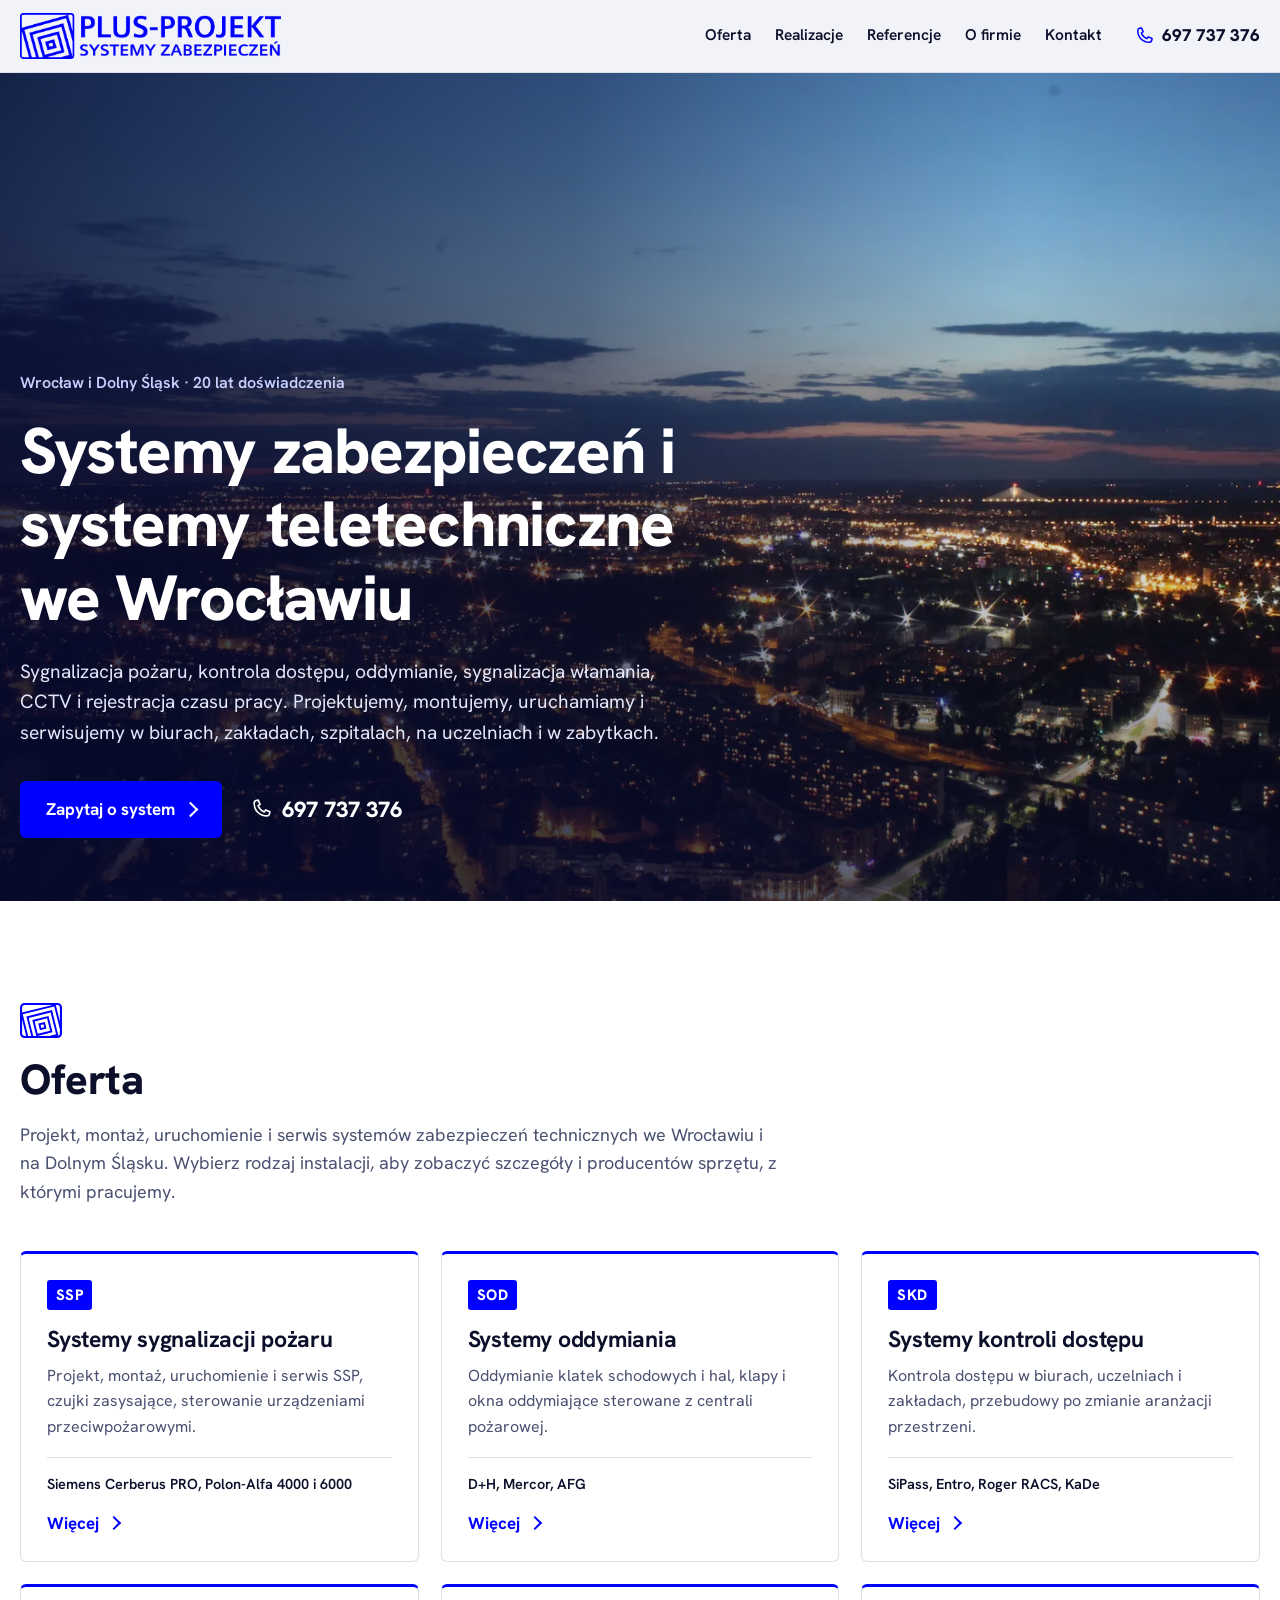
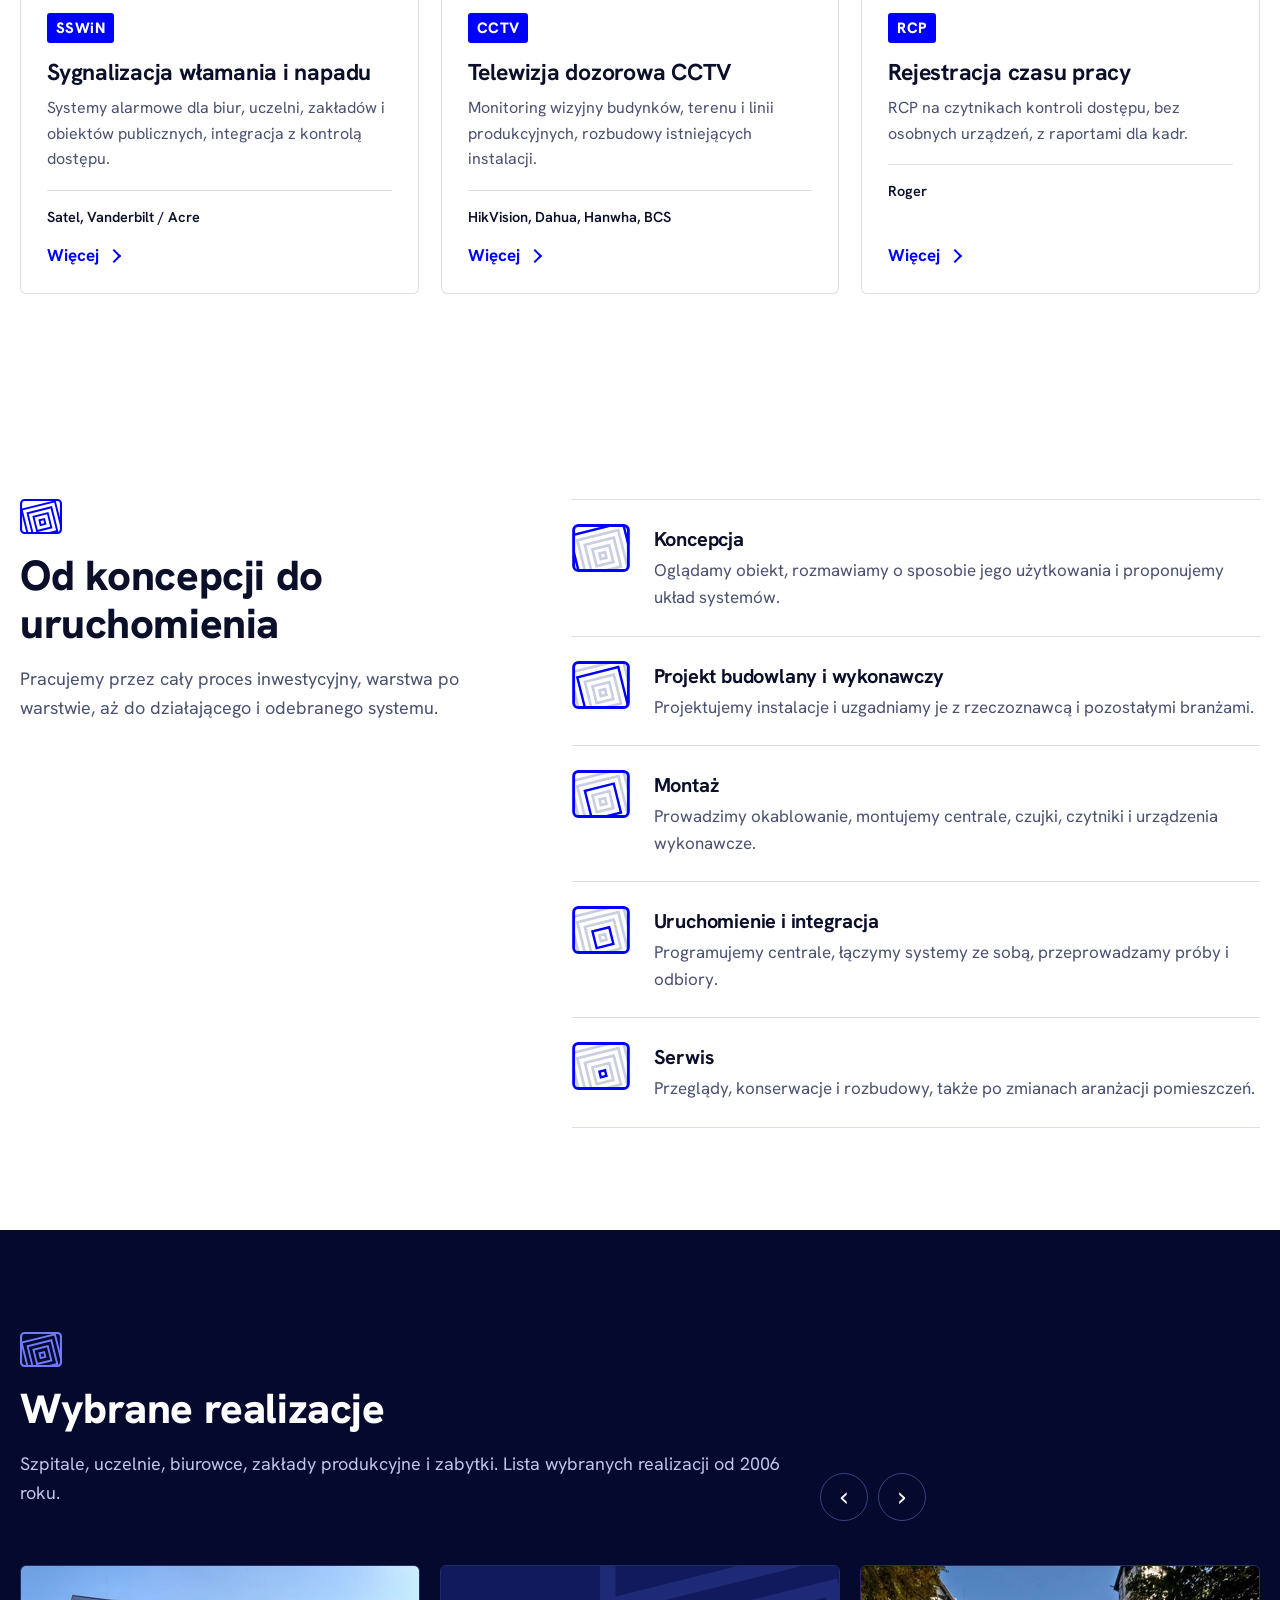
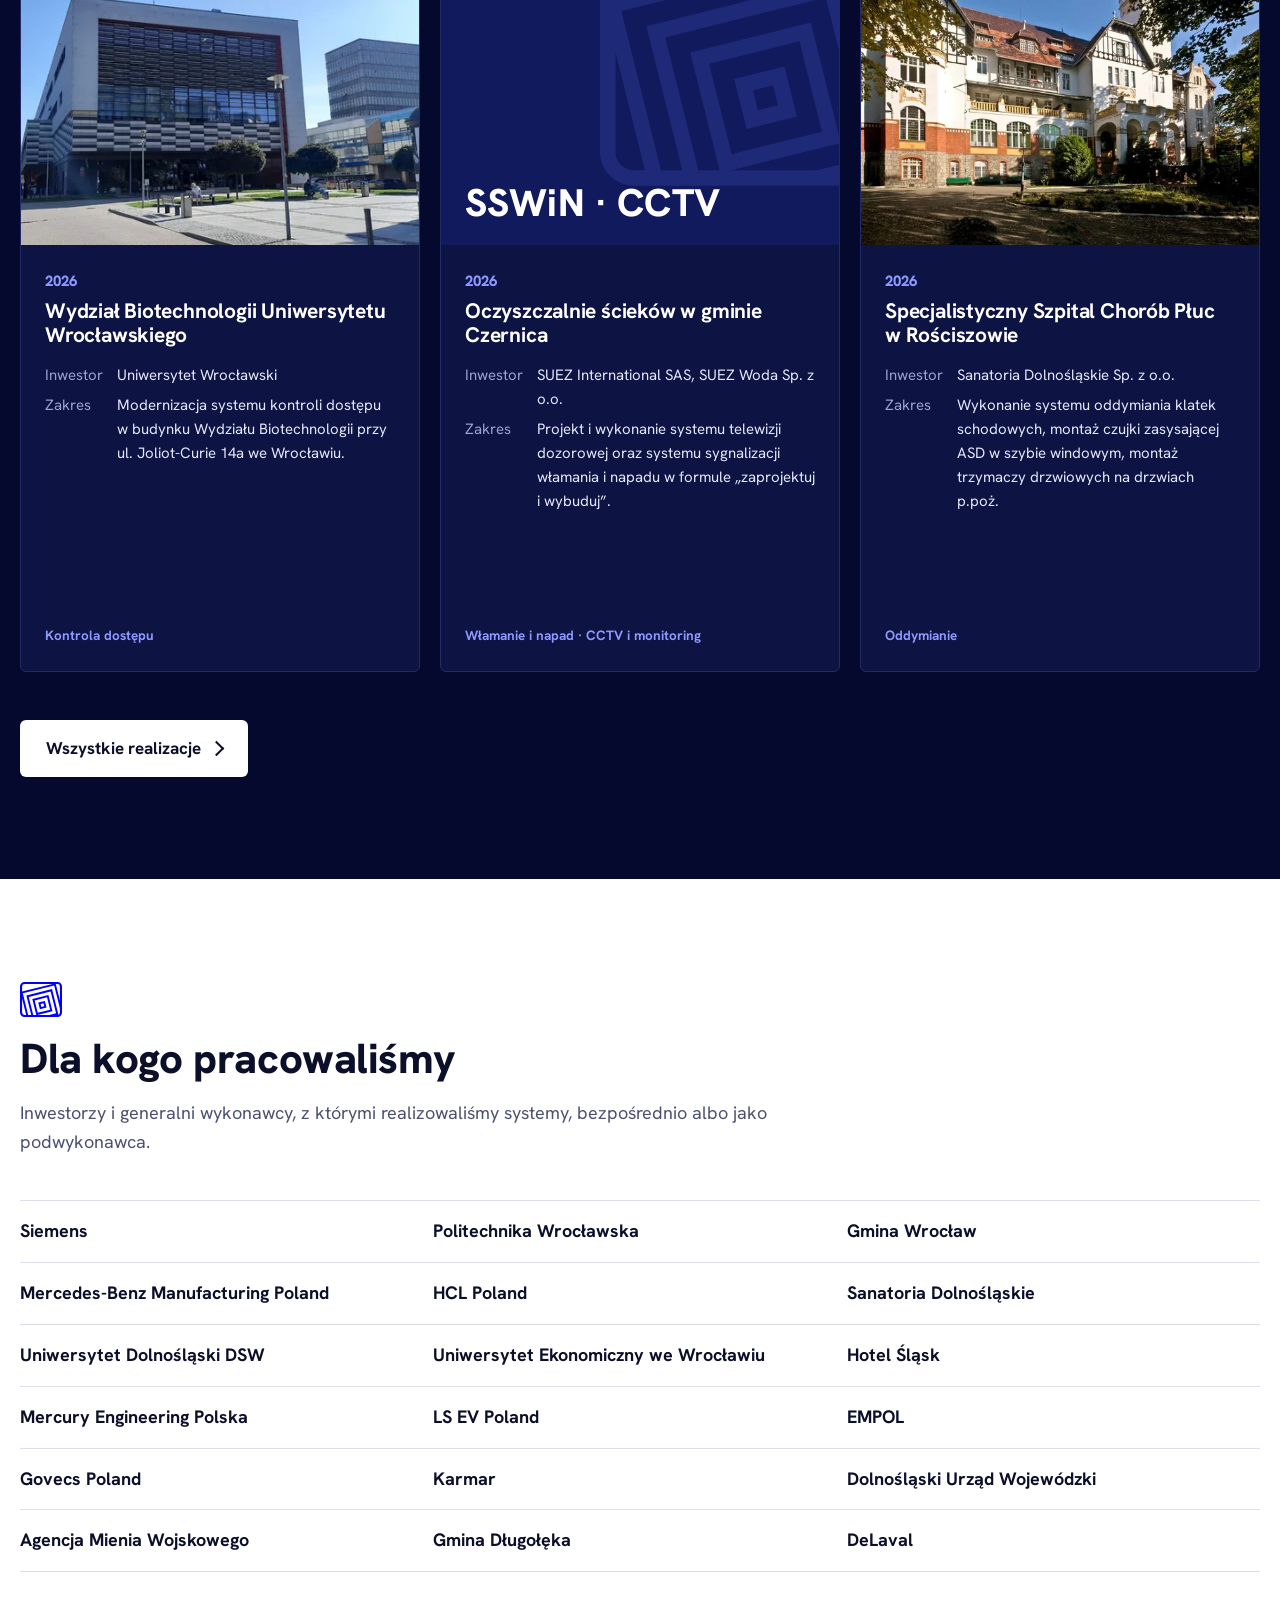
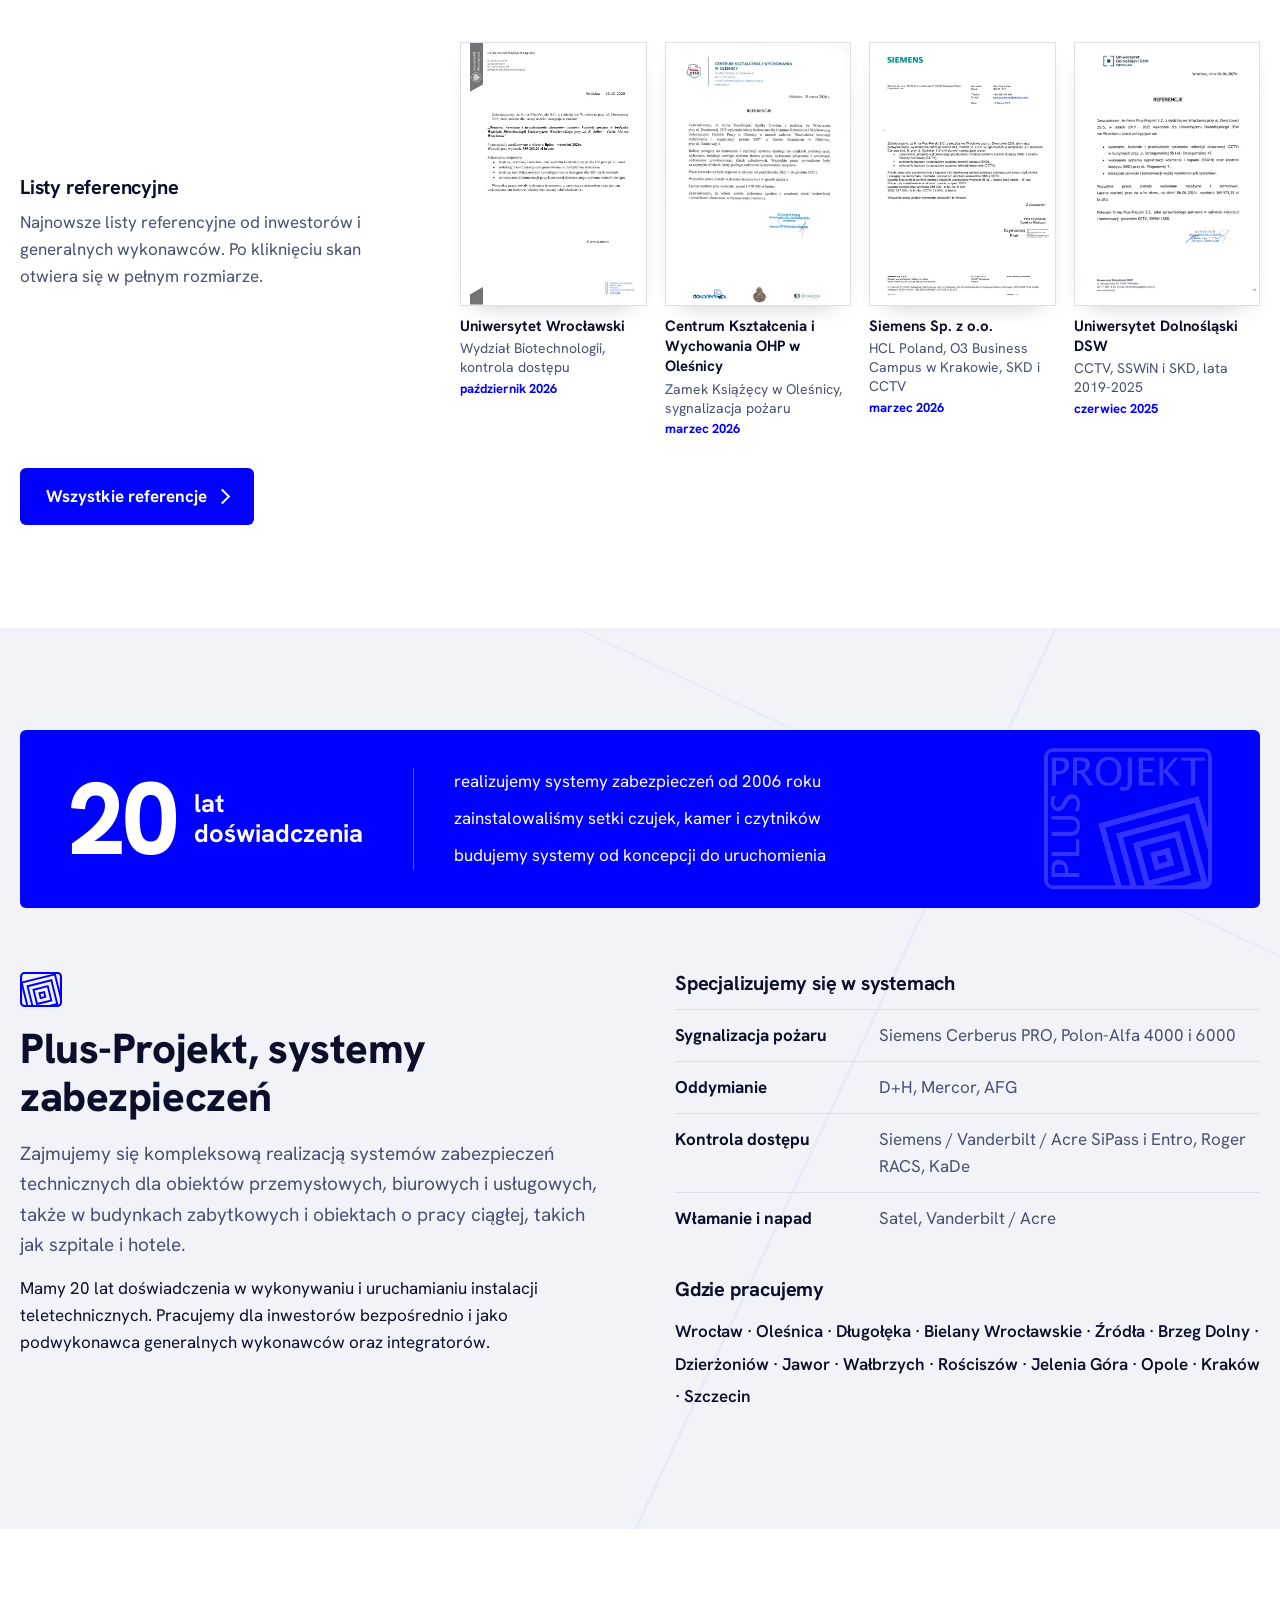
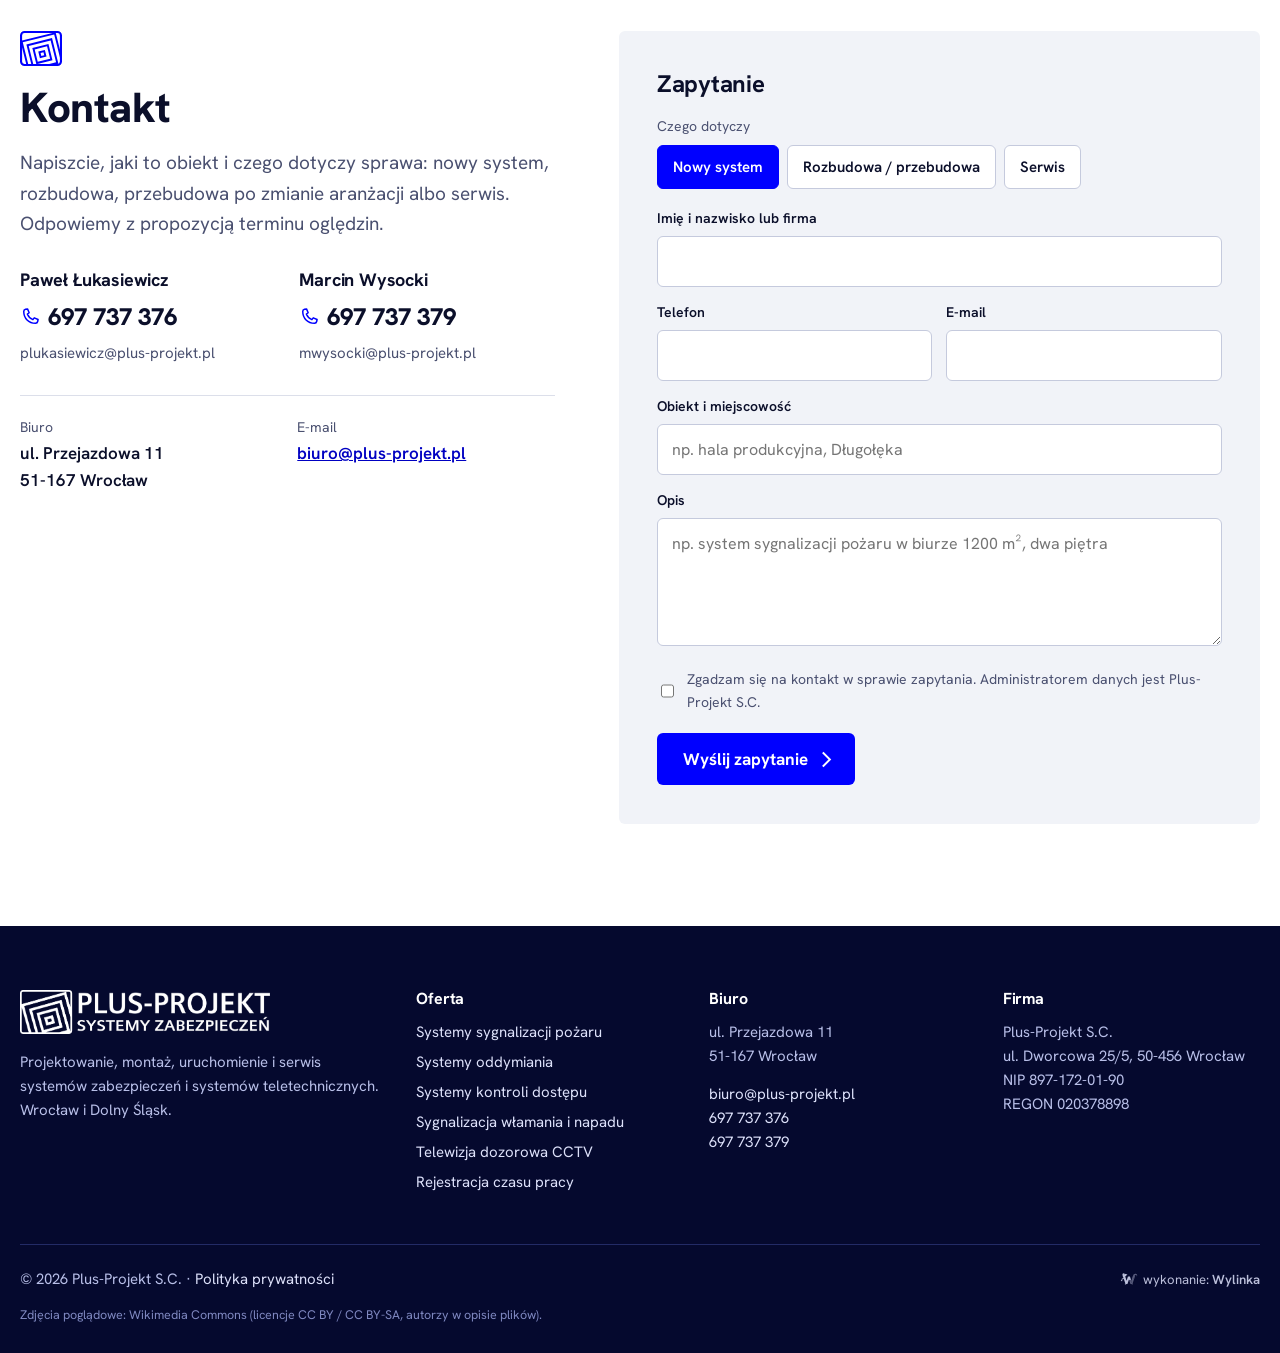
<file: index.html>
<!doctype html>
<html lang="pl">
<head>
<meta charset="utf-8">
<meta name="viewport" content="width=device-width,initial-scale=1,viewport-fit=cover">
<meta name="robots" content="noindex, nofollow" data-podglad>
<title>Systemy zabezpieczeń i teletechniczne Wrocław: sygnalizacja pożaru, kontrola dostępu | Plus-Projekt</title>
<meta name="description" content="Systemy teletechniczne i zabezpieczeń we Wrocławiu i na Dolnym Śląsku: sygnalizacja pożaru, kontrola dostępu, oddymianie, SSWiN, CCTV, RCP. Projekt, montaż, uruchomienie i serwis od 2006 roku.">
<meta name="theme-color" content="#0000FF">
<link rel="icon" href="img/favicon-32.png" sizes="32x32" type="image/png">
<link rel="icon" href="img/favicon-192.png" sizes="192x192" type="image/png">
<link rel="apple-touch-icon" href="img/favicon-180.png">
<link rel="preload" as="font" type="font/woff2" href="fonts/hanken-rdzen.woff2" crossorigin>
<link rel="preload" as="image" type="image/webp" href="img/wroclaw-1600.webp" imagesrcset="img/wroclaw-720.webp 720w, img/wroclaw-1080.webp 1080w, img/wroclaw-1600.webp 1600w, img/wroclaw-2000.webp 2000w, img/wroclaw-2560.webp 2560w, img/wroclaw-3200.webp 3200w" imagesizes="100vw" fetchpriority="high">
<link rel="stylesheet" href="style.css?v=2711b">
<script type="application/ld+json">{"@context": "https://schema.org", "@type": "LocalBusiness", "name": "Plus-Projekt S.C.", "description": "Projektowanie, montaż, uruchomienie i serwis systemów sygnalizacji pożaru, oddymiania, kontroli dostępu, CCTV i SSWiN we Wrocławiu i na Dolnym Śląsku.", "telephone": "+48 697 737 376", "email": "biuro@plus-projekt.pl", "address": {"@type": "PostalAddress", "streetAddress": "ul. Przejazdowa 11", "postalCode": "51-167", "addressLocality": "Wrocław", "addressCountry": "PL"}, "areaServed": ["Wrocław", "Dolny Śląsk"], "vatID": "PL8971720190"}</script>
</head>
<body>
<a class="skip" href="#tresc">Przejdź do treści</a>
<header class="top" id="top"><div class="wrap topin"><a class="logo" href="./" aria-label="Plus-Projekt, systemy zabezpieczeń - strona główna"><img src="img/logo.png" width="1481" height="261" alt="Plus-Projekt, systemy zabezpieczeń"></a>
<nav class="nav" id="nav" aria-label="Menu główne"><ul><li><a href="oferta">Oferta</a></li><li><a href="realizacje">Realizacje</a></li><li><a href="referencje">Referencje</a></li><li><a href="o-firmie">O firmie</a></li><li><a href="kontakt">Kontakt</a></li></ul>
<a class="navtel" href="tel:+48697737376"><svg viewBox="0 0 24 24" aria-hidden="true"><path d="M6.6 2.8 9 2.3l2 4.6-2.2 1.6a12 12 0 0 0 6.7 6.7l1.6-2.2 4.6 2-.5 2.4a2.6 2.6 0 0 1-2.6 2.1C10.4 19.5 4.5 13.6 4.5 5.4a2.6 2.6 0 0 1 2.1-2.6Z" fill="none" stroke="currentColor" stroke-width="1.8" stroke-linejoin="round"/></svg><span>697 737 376</span></a></nav>
<a class="toptel" href="tel:+48697737376"><svg viewBox="0 0 24 24" aria-hidden="true"><path d="M6.6 2.8 9 2.3l2 4.6-2.2 1.6a12 12 0 0 0 6.7 6.7l1.6-2.2 4.6 2-.5 2.4a2.6 2.6 0 0 1-2.6 2.1C10.4 19.5 4.5 13.6 4.5 5.4a2.6 2.6 0 0 1 2.1-2.6Z" fill="none" stroke="currentColor" stroke-width="1.8" stroke-linejoin="round"/></svg><span>697 737 376</span></a>
<button class="burger" aria-expanded="false" aria-controls="nav" aria-label="Otwórz menu"><i></i><i></i><i></i></button>
</div></header>
<main id="tresc">
<section class="hero">
<div class="hbg"><img class="himg" src="img/wroclaw-2000.webp" srcset="img/wroclaw-720.webp 720w, img/wroclaw-1080.webp 1080w, img/wroclaw-1600.webp 1600w, img/wroclaw-2000.webp 2000w, img/wroclaw-2560.webp 2560w, img/wroclaw-3200.webp 3200w" sizes="100vw" alt="Wrocław o zmierzchu, widok z góry na miasto" width="2560" height="1440" fetchpriority="high"></div>
<div class="wrap hin">
<p class="hloc">Wrocław i Dolny Śląsk · 20 lat doświadczenia</p>
<h1>Systemy zabezpieczeń i systemy teletechniczne we Wrocławiu</h1>
<p class="hlead">Sygnalizacja pożaru, kontrola dostępu, oddymianie, sygnalizacja włamania, CCTV i rejestracja czasu pracy. Projektujemy, montujemy, uruchamiamy i serwisujemy w biurach, zakładach, szpitalach, na uczelniach i w zabytkach.</p>
<div class="hcta"><a class="btn" href="#kontakt">Zapytaj o system</a><a class="htel" href="tel:+48697737376"><svg viewBox="0 0 24 24" aria-hidden="true"><path d="M6.6 2.8 9 2.3l2 4.6-2.2 1.6a12 12 0 0 0 6.7 6.7l1.6-2.2 4.6 2-.5 2.4a2.6 2.6 0 0 1-2.6 2.1C10.4 19.5 4.5 13.6 4.5 5.4a2.6 2.6 0 0 1 2.1-2.6Z" fill="none" stroke="currentColor" stroke-width="1.8" stroke-linejoin="round"/></svg><span>697 737 376</span></a></div>
</div>
</section>

<section class="sec" id="oferta"><div class="wrap">
<div class="shead"><svg class="gl mk" viewBox="0 0 120 100" aria-hidden="true" focusable="false"><defs><clipPath id="cmk0"><rect x="4" y="4" width="112" height="92" rx="8"/></clipPath></defs><g clip-path="url(#cmk0)"><g fill="none" stroke="currentColor" stroke-width="5.5" transform="rotate(-14 64 66)"><rect x="15" y="17" width="98" height="98"/><rect x="29" y="31" width="70" height="70"/><rect x="43" y="45" width="42" height="42"/><rect x="57" y="59" width="14" height="14"/></g></g><rect x="3" y="3" width="114" height="94" rx="10" fill="none" stroke="currentColor" stroke-width="6"/></svg><h2>Oferta</h2>
<p>Projekt, montaż, uruchomienie i serwis systemów zabezpieczeń technicznych we Wrocławiu i na Dolnym Śląsku. Wybierz rodzaj instalacji, aby zobaczyć szczegóły i producentów sprzętu, z którymi pracujemy.</p></div>
<div class="ofg"><a class="ofk" href="systemy-sygnalizacji-pozaru-wroclaw"><span class="skr">SSP</span><h3>Systemy sygnalizacji pożaru</h3><p>Projekt, montaż, uruchomienie i serwis SSP, czujki zasysające, sterowanie urządzeniami przeciwpożarowymi.</p><p class="marki">Siemens Cerberus PRO, Polon-Alfa 4000 i 6000</p><span class="wiecej">Więcej</span></a><a class="ofk" href="systemy-oddymiania-wroclaw"><span class="skr">SOD</span><h3>Systemy oddymiania</h3><p>Oddymianie klatek schodowych i hal, klapy i okna oddymiające sterowane z centrali pożarowej.</p><p class="marki">D+H, Mercor, AFG</p><span class="wiecej">Więcej</span></a><a class="ofk" href="systemy-kontroli-dostepu-wroclaw"><span class="skr">SKD</span><h3>Systemy kontroli dostępu</h3><p>Kontrola dostępu w biurach, uczelniach i zakładach, przebudowy po zmianie aranżacji przestrzeni.</p><p class="marki">SiPass, Entro, Roger RACS, KaDe</p><span class="wiecej">Więcej</span></a><a class="ofk" href="systemy-sygnalizacji-wlamania-wroclaw"><span class="skr">SSWiN</span><h3>Sygnalizacja włamania i napadu</h3><p>Systemy alarmowe dla biur, uczelni, zakładów i obiektów publicznych, integracja z kontrolą dostępu.</p><p class="marki">Satel, Vanderbilt / Acre</p><span class="wiecej">Więcej</span></a><a class="ofk" href="monitoring-cctv-wroclaw"><span class="skr">CCTV</span><h3>Telewizja dozorowa CCTV</h3><p>Monitoring wizyjny budynków, terenu i linii produkcyjnych, rozbudowy istniejących instalacji.</p><p class="marki">HikVision, Dahua, Hanwha, BCS</p><span class="wiecej">Więcej</span></a><a class="ofk" href="rejestracja-czasu-pracy-wroclaw"><span class="skr">RCP</span><h3>Rejestracja czasu pracy</h3><p>RCP na czytnikach kontroli dostępu, bez osobnych urządzeń, z raportami dla kadr.</p><p class="marki">Roger</p><span class="wiecej">Więcej</span></a></div>
</div></section>

<section class="sec proces"><div class="wrap pgrid">
<div class="shead"><svg class="gl mk" viewBox="0 0 120 100" aria-hidden="true" focusable="false"><defs><clipPath id="cmk0"><rect x="4" y="4" width="112" height="92" rx="8"/></clipPath></defs><g clip-path="url(#cmk0)"><g fill="none" stroke="currentColor" stroke-width="5.5" transform="rotate(-14 64 66)"><rect x="15" y="17" width="98" height="98"/><rect x="29" y="31" width="70" height="70"/><rect x="43" y="45" width="42" height="42"/><rect x="57" y="59" width="14" height="14"/></g></g><rect x="3" y="3" width="114" height="94" rx="10" fill="none" stroke="currentColor" stroke-width="6"/></svg><h2>Od koncepcji do uruchomienia</h2>
<p>Pracujemy przez cały proces inwestycyjny, warstwa po warstwie, aż do działającego i odebranego systemu.</p></div>
<ol class="kroki"><li><svg class="gl kg" viewBox="0 0 120 100" aria-hidden="true" focusable="false"><defs><clipPath id="ckg1"><rect x="4" y="4" width="112" height="92" rx="8"/></clipPath></defs><g clip-path="url(#ckg1)"><g fill="none" stroke="currentColor" stroke-width="5.5" transform="rotate(-14 64 66)"><rect class="off" x="20" y="22" width="88" height="88"/><rect class="off" x="33" y="35" width="62" height="62"/><rect class="off" x="46" y="48" width="36" height="36"/><rect class="off" x="58" y="60" width="12" height="12"/><rect class="on" x="7" y="9" width="114" height="114"/></g></g><rect x="3" y="3" width="114" height="94" rx="10" fill="none" stroke="currentColor" stroke-width="6"/></svg><div><h3>Koncepcja</h3><p>Oglądamy obiekt, rozmawiamy o sposobie jego użytkowania i proponujemy układ systemów.</p></div></li><li><svg class="gl kg" viewBox="0 0 120 100" aria-hidden="true" focusable="false"><defs><clipPath id="ckg2"><rect x="4" y="4" width="112" height="92" rx="8"/></clipPath></defs><g clip-path="url(#ckg2)"><g fill="none" stroke="currentColor" stroke-width="5.5" transform="rotate(-14 64 66)"><rect class="off" x="7" y="9" width="114" height="114"/><rect class="off" x="33" y="35" width="62" height="62"/><rect class="off" x="46" y="48" width="36" height="36"/><rect class="off" x="58" y="60" width="12" height="12"/><rect class="on" x="20" y="22" width="88" height="88"/></g></g><rect x="3" y="3" width="114" height="94" rx="10" fill="none" stroke="currentColor" stroke-width="6"/></svg><div><h3>Projekt budowlany i wykonawczy</h3><p>Projektujemy instalacje i uzgadniamy je z rzeczoznawcą i pozostałymi branżami.</p></div></li><li><svg class="gl kg" viewBox="0 0 120 100" aria-hidden="true" focusable="false"><defs><clipPath id="ckg3"><rect x="4" y="4" width="112" height="92" rx="8"/></clipPath></defs><g clip-path="url(#ckg3)"><g fill="none" stroke="currentColor" stroke-width="5.5" transform="rotate(-14 64 66)"><rect class="off" x="7" y="9" width="114" height="114"/><rect class="off" x="20" y="22" width="88" height="88"/><rect class="off" x="46" y="48" width="36" height="36"/><rect class="off" x="58" y="60" width="12" height="12"/><rect class="on" x="33" y="35" width="62" height="62"/></g></g><rect x="3" y="3" width="114" height="94" rx="10" fill="none" stroke="currentColor" stroke-width="6"/></svg><div><h3>Montaż</h3><p>Prowadzimy okablowanie, montujemy centrale, czujki, czytniki i urządzenia wykonawcze.</p></div></li><li><svg class="gl kg" viewBox="0 0 120 100" aria-hidden="true" focusable="false"><defs><clipPath id="ckg4"><rect x="4" y="4" width="112" height="92" rx="8"/></clipPath></defs><g clip-path="url(#ckg4)"><g fill="none" stroke="currentColor" stroke-width="5.5" transform="rotate(-14 64 66)"><rect class="off" x="7" y="9" width="114" height="114"/><rect class="off" x="20" y="22" width="88" height="88"/><rect class="off" x="33" y="35" width="62" height="62"/><rect class="off" x="58" y="60" width="12" height="12"/><rect class="on" x="46" y="48" width="36" height="36"/></g></g><rect x="3" y="3" width="114" height="94" rx="10" fill="none" stroke="currentColor" stroke-width="6"/></svg><div><h3>Uruchomienie i integracja</h3><p>Programujemy centrale, łączymy systemy ze sobą, przeprowadzamy próby i odbiory.</p></div></li><li><svg class="gl kg" viewBox="0 0 120 100" aria-hidden="true" focusable="false"><defs><clipPath id="ckg5"><rect x="4" y="4" width="112" height="92" rx="8"/></clipPath></defs><g clip-path="url(#ckg5)"><g fill="none" stroke="currentColor" stroke-width="5.5" transform="rotate(-14 64 66)"><rect class="off" x="7" y="9" width="114" height="114"/><rect class="off" x="20" y="22" width="88" height="88"/><rect class="off" x="33" y="35" width="62" height="62"/><rect class="off" x="46" y="48" width="36" height="36"/><rect class="on" x="58" y="60" width="12" height="12"/></g></g><rect x="3" y="3" width="114" height="94" rx="10" fill="none" stroke="currentColor" stroke-width="6"/></svg><div><h3>Serwis</h3><p>Przeglądy, konserwacje i rozbudowy, także po zmianach aranżacji pomieszczeń.</p></div></li></ol>
</div></section>

<section class="sec ciemne" id="realizacje"><div class="wrap">
<div class="shead jasny"><svg class="gl mk" viewBox="0 0 120 100" aria-hidden="true" focusable="false"><defs><clipPath id="cmk0"><rect x="4" y="4" width="112" height="92" rx="8"/></clipPath></defs><g clip-path="url(#cmk0)"><g fill="none" stroke="currentColor" stroke-width="5.5" transform="rotate(-14 64 66)"><rect x="15" y="17" width="98" height="98"/><rect x="29" y="31" width="70" height="70"/><rect x="43" y="45" width="42" height="42"/><rect x="57" y="59" width="14" height="14"/></g></g><rect x="3" y="3" width="114" height="94" rx="10" fill="none" stroke="currentColor" stroke-width="6"/></svg><h2>Wybrane realizacje</h2>
<p>Szpitale, uczelnie, biurowce, zakłady produkcyjne i zabytki. Lista wybranych realizacji od 2006 roku.</p>
<div class="strz"><button class="sl-prev" aria-label="Poprzednie">‹</button><button class="sl-next" aria-label="Następne">›</button></div></div>
<div class="slider" tabindex="0" aria-label="Realizacje, przewiń w bok"><article class="rcard mafoto"><figure class="rfig"><img class="" src="img/uwr-900.webp" srcset="img/uwr-600.webp 600w, img/uwr-900.webp 900w, img/uwr-1200.webp 1200w" sizes="(max-width:700px) 86vw, 420px" alt="Budynek Wydziału Biotechnologii Uniwersytetu Wrocławskiego przy ul. Joliot-Curie 14a" width="600" height="420" loading="lazy" decoding="async"></figure><div class="rin"><span class="rrok">2026</span><h3>Wydział Biotechnologii Uniwersytetu Wrocławskiego</h3>
<dl><dt>Inwestor</dt><dd>Uniwersytet Wrocławski</dd><dt>Zakres</dt><dd>Modernizacja systemu kontroli dostępu w budynku Wydziału Biotechnologii przy ul. Joliot-Curie 14a we Wrocławiu.</dd></dl>
<p class="rsys">Kontrola dostępu</p></div></article><article class="rcard"><div class="rtyp" aria-hidden="true"><svg class="gl rt" viewBox="0 0 120 100" aria-hidden="true" focusable="false"><defs><clipPath id="crt0"><rect x="4" y="4" width="112" height="92" rx="8"/></clipPath></defs><g clip-path="url(#crt0)"><g fill="none" stroke="currentColor" stroke-width="6" transform="rotate(-14 64 66)"><rect x="15" y="17" width="98" height="98"/><rect x="29" y="31" width="70" height="70"/><rect x="43" y="45" width="42" height="42"/><rect x="57" y="59" width="14" height="14"/></g></g><rect x="3" y="3" width="114" height="94" rx="10" fill="none" stroke="currentColor" stroke-width="6"/></svg><b>SSWiN · CCTV</b></div><div class="rin"><span class="rrok">2026</span><h3>Oczyszczalnie ścieków w gminie Czernica</h3>
<dl><dt>Inwestor</dt><dd>SUEZ International SAS, SUEZ Woda Sp. z o.o.</dd><dt>Zakres</dt><dd>Projekt i wykonanie systemu telewizji dozorowej oraz systemu sygnalizacji włamania i napadu w formule „zaprojektuj i wybuduj”.</dd></dl>
<p class="rsys">Włamanie i napad · CCTV i monitoring</p></div></article><article class="rcard mafoto"><figure class="rfig"><img class="" src="img/rosciszow-1000.webp" srcset="img/rosciszow-600.webp 600w, img/rosciszow-1000.webp 1000w" sizes="(max-width:700px) 86vw, 420px" alt="Specjalistyczny Szpital Chorób Płuc w Rościszowie" width="600" height="420" loading="lazy" decoding="async"></figure><div class="rin"><span class="rrok">2026</span><h3>Specjalistyczny Szpital Chorób Płuc w Rościszowie</h3>
<dl><dt>Inwestor</dt><dd>Sanatoria Dolnośląskie Sp. z o.o.</dd><dt>Zakres</dt><dd>Wykonanie systemu oddymiania klatek schodowych, montaż czujki zasysającej ASD w szybie windowym, montaż trzymaczy drzwiowych na drzwiach p.poż.</dd></dl>
<p class="rsys">Oddymianie</p></div></article><article class="rcard mafoto"><figure class="rfig"><img class="" src="img/olesnica-900.webp" srcset="img/olesnica-600.webp 600w, img/olesnica-900.webp 900w, img/olesnica-1200.webp 1200w" sizes="(max-width:700px) 86vw, 420px" alt="Zamek Książęcy w Oleśnicy" width="600" height="420" loading="lazy" decoding="async"></figure><div class="rin"><span class="rrok">2025</span><h3>Zamek Książęcy w Oleśnicy</h3>
<dl><dt>Inwestor</dt><dd>Centrum Kształcenia i Wychowania OHP w Oleśnicy</dd><dt>Zakres</dt><dd>Wykonanie systemu sygnalizacji pożaru – ostatni etap. Zakończenie wszystkich prac w zamku, związanych z SSP.</dd></dl>
<p class="rsys">Sygnalizacja pożaru</p></div></article><article class="rcard mafoto"><figure class="rfig"><img class="" src="img/hcl-1000.webp" srcset="img/hcl-600.webp 600w, img/hcl-1000.webp 1000w" sizes="(max-width:700px) 86vw, 420px" alt="Biurowiec HCL Poland w O3 Business Campus w Krakowie" width="600" height="420" loading="lazy" decoding="async"></figure><div class="rin"><span class="rrok">2025</span><h3>HCL Poland – O3 Business Campus w Krakowie</h3>
<dl><dt>Inwestor</dt><dd>HCL Poland</dd><dt>Zakres</dt><dd>Kompleksowa przebudowa systemu kontroli dostępu i systemu CCTV, związana ze zmianą aranżacji przestrzeni biurowej przez użytkownika.</dd></dl>
<p class="rsys">Kontrola dostępu · CCTV i monitoring</p></div></article><article class="rcard"><div class="rtyp" aria-hidden="true"><svg class="gl rt" viewBox="0 0 120 100" aria-hidden="true" focusable="false"><defs><clipPath id="crt0"><rect x="4" y="4" width="112" height="92" rx="8"/></clipPath></defs><g clip-path="url(#crt0)"><g fill="none" stroke="currentColor" stroke-width="6" transform="rotate(-14 64 66)"><rect x="15" y="17" width="98" height="98"/><rect x="29" y="31" width="70" height="70"/><rect x="43" y="45" width="42" height="42"/><rect x="57" y="59" width="14" height="14"/></g></g><rect x="3" y="3" width="114" height="94" rx="10" fill="none" stroke="currentColor" stroke-width="6"/></svg><b>SSP</b></div><div class="rin"><span class="rrok">2024</span><h3>Biuro i hala Govecs Poland Sp. z o.o. we Wrocławiu</h3>
<dl><dt>Inwestor</dt><dd>Govecs Poland Sp. z o.o.</dd><dt>Zakres</dt><dd>Projekt i wykonanie systemu sygnalizacji pożaru w formule „zaprojektuj i wybuduj”.</dd></dl>
<p class="rsys">Sygnalizacja pożaru</p></div></article><article class="rcard"><div class="rtyp" aria-hidden="true"><svg class="gl rt" viewBox="0 0 120 100" aria-hidden="true" focusable="false"><defs><clipPath id="crt0"><rect x="4" y="4" width="112" height="92" rx="8"/></clipPath></defs><g clip-path="url(#crt0)"><g fill="none" stroke="currentColor" stroke-width="6" transform="rotate(-14 64 66)"><rect x="15" y="17" width="98" height="98"/><rect x="29" y="31" width="70" height="70"/><rect x="43" y="45" width="42" height="42"/><rect x="57" y="59" width="14" height="14"/></g></g><rect x="3" y="3" width="114" height="94" rx="10" fill="none" stroke="currentColor" stroke-width="6"/></svg><b>SSP · SOD</b></div><div class="rin"><span class="rrok">2019</span><h3>Centrum Sportowe Politechniki Wrocławskiej</h3>
<dl><dt>Inwestor</dt><dd>Politechnika Wrocławska</dd><dt>Zakres</dt><dd>Wykonanie systemu sygnalizacji pożaru i oddymiania klatek schodowych</dd></dl>
<p class="rsys">Sygnalizacja pożaru · Oddymianie</p></div></article><article class="rcard mafoto"><figure class="rfig"><img class="" src="img/renoma-900.webp" srcset="img/renoma-600.webp 600w, img/renoma-900.webp 900w, img/renoma-1200.webp 1200w" sizes="(max-width:700px) 86vw, 420px" alt="Dom Handlowy Renoma we Wrocławiu" width="600" height="420" loading="lazy" decoding="async"></figure><div class="rin"><span class="rrok">2007 – 2009</span><h3>Dom Handlowy RENOMA, Wrocław</h3>
<dl><dt>Zamawiający</dt><dd>Mercury Engineering Polska sp. z o.o.</dd><dt>Zakres</dt><dd>Projekty wykonawcze oraz nadzory autorskie dla systemów: SAP, GEMOS, DSO, SSWiN, KD, CCTV, system telefoniczny, domofonowy, parkingowy, zliczania ludzi telewizji kablowej; projekty wykonawcze SAP i DSO w obszarach najemców; uruchomienie systemów: KD Siemens SiPass, SSWiN Siemens Sintony.</dd></dl>
<p class="rsys">Sygnalizacja pożaru · Oddymianie · Kontrola dostępu · Włamanie i napad · CCTV i monitoring</p></div></article><article class="rcard"><div class="rtyp" aria-hidden="true"><svg class="gl rt" viewBox="0 0 120 100" aria-hidden="true" focusable="false"><defs><clipPath id="crt0"><rect x="4" y="4" width="112" height="92" rx="8"/></clipPath></defs><g clip-path="url(#crt0)"><g fill="none" stroke="currentColor" stroke-width="6" transform="rotate(-14 64 66)"><rect x="15" y="17" width="98" height="98"/><rect x="29" y="31" width="70" height="70"/><rect x="43" y="45" width="42" height="42"/><rect x="57" y="59" width="14" height="14"/></g></g><rect x="3" y="3" width="114" height="94" rx="10" fill="none" stroke="currentColor" stroke-width="6"/></svg><b>SSP · SKD · SSWiN</b></div><div class="rin"><span class="rrok">2014 – 2015</span><h3>Stara Kopalnia – Centrum Nauki i Sztuki w Wałbrzychu</h3>
<dl><dt>Zamawiający</dt><dd>Surfland Systemy Komputerowe S.A.</dd><dt>Zakres</dt><dd>Integracja systemów: sygnalizacji pożaru, kontroli dostępu, włamania i napadu oraz telewizji dozorowej. Wykonanie wizualizacji systemów w systemie Siemens MM8000.</dd></dl>
<p class="rsys">Sygnalizacja pożaru · Kontrola dostępu · Włamanie i napad · CCTV i monitoring</p></div></article><article class="rcard"><div class="rtyp" aria-hidden="true"><svg class="gl rt" viewBox="0 0 120 100" aria-hidden="true" focusable="false"><defs><clipPath id="crt0"><rect x="4" y="4" width="112" height="92" rx="8"/></clipPath></defs><g clip-path="url(#crt0)"><g fill="none" stroke="currentColor" stroke-width="6" transform="rotate(-14 64 66)"><rect x="15" y="17" width="98" height="98"/><rect x="29" y="31" width="70" height="70"/><rect x="43" y="45" width="42" height="42"/><rect x="57" y="59" width="14" height="14"/></g></g><rect x="3" y="3" width="114" height="94" rx="10" fill="none" stroke="currentColor" stroke-width="6"/></svg><b>SSP · SOD · CCTV</b></div><div class="rin"><span class="rrok">2010 – 2012</span><h3>Hotel Śląsk we Wrocławiu</h3>
<dl><dt>Zamawiający</dt><dd>Hotel Śląsk sp. z o. o.</dd><dt>Zakres</dt><dd>Kompletne zaprojektowanie, wykonanie i uruchomienie systemów: SAP, oddymianie klatek schodowych, DSO, CCTV, RTV-SAT, okablowania telefonicznego i sieci WLAN; kompleksowe wykonanie instalacji elektrycznych.</dd></dl>
<p class="rsys">Sygnalizacja pożaru · Oddymianie · CCTV i monitoring · Sieci i okablowanie</p></div></article><article class="rcard"><div class="rtyp" aria-hidden="true"><svg class="gl rt" viewBox="0 0 120 100" aria-hidden="true" focusable="false"><defs><clipPath id="crt0"><rect x="4" y="4" width="112" height="92" rx="8"/></clipPath></defs><g clip-path="url(#crt0)"><g fill="none" stroke="currentColor" stroke-width="6" transform="rotate(-14 64 66)"><rect x="15" y="17" width="98" height="98"/><rect x="29" y="31" width="70" height="70"/><rect x="43" y="45" width="42" height="42"/><rect x="57" y="59" width="14" height="14"/></g></g><rect x="3" y="3" width="114" height="94" rx="10" fill="none" stroke="currentColor" stroke-width="6"/></svg><b>SSP · SOD · SKD</b></div><div class="rin"><span class="rrok">2010 – 2011</span><h3>Uniwersytet Ekonomiczny we Wrocławiu, budynek DCNiE przy ul. Wielkiej</h3>
<dl><dt>Zamawiający</dt><dd>Siemens sp. z o.o., Generalny Wykonawca: KPBP Budus S.A.</dd><dt>Zakres</dt><dd>Kompletne wykonanie i uruchomienie systemów: sygnalizacji pożaru Cerberus Pro, oddymianie klatek schodowych, gaszenia XC10 kontroli dostępu SiPass, sygnalizacji włamania Sintony 410.</dd></dl>
<p class="rsys">Sygnalizacja pożaru · Oddymianie · Kontrola dostępu · Włamanie i napad</p></div></article></div>
<a class="btn jasnyb" href="realizacje">Wszystkie realizacje</a>
</div></section>

<section class="sec" id="referencje"><div class="wrap">
<div class="shead"><svg class="gl mk" viewBox="0 0 120 100" aria-hidden="true" focusable="false"><defs><clipPath id="cmk0"><rect x="4" y="4" width="112" height="92" rx="8"/></clipPath></defs><g clip-path="url(#cmk0)"><g fill="none" stroke="currentColor" stroke-width="5.5" transform="rotate(-14 64 66)"><rect x="15" y="17" width="98" height="98"/><rect x="29" y="31" width="70" height="70"/><rect x="43" y="45" width="42" height="42"/><rect x="57" y="59" width="14" height="14"/></g></g><rect x="3" y="3" width="114" height="94" rx="10" fill="none" stroke="currentColor" stroke-width="6"/></svg><h2>Dla kogo pracowaliśmy</h2>
<p>Inwestorzy i generalni wykonawcy, z którymi realizowaliśmy systemy, bezpośrednio albo jako podwykonawca.</p></div>
<ul class="klienci"><li>Siemens</li><li>Politechnika Wrocławska</li><li>Gmina Wrocław</li><li>Mercedes-Benz Manufacturing Poland</li><li>HCL Poland</li><li>Sanatoria Dolnośląskie</li><li>Uniwersytet Dolnośląski DSW</li><li>Uniwersytet Ekonomiczny we Wrocławiu</li><li>Hotel Śląsk</li><li>Mercury Engineering Polska</li><li>LS EV Poland</li><li>EMPOL</li><li>Govecs Poland</li><li>Karmar</li><li>Dolnośląski Urząd Wojewódzki</li><li>Agencja Mienia Wojskowego</li><li>Gmina Długołęka</li><li>DeLaval</li></ul>
<div class="refy">
<div class="reftxt"><h3>Listy referencyjne</h3><p>Najnowsze listy referencyjne od inwestorów i generalnych wykonawców. Po kliknięciu skan otwiera się w pełnym rozmiarze.</p></div>
<div class="kartki"><figure class="kartka"><a class="papier skan" href="ref/uwr-biotechnologia-2026.pdf" target="_blank" rel="noopener" aria-label="List referencyjny: Uniwersytet Wrocławski (PDF)"><img src="ref/uwr-biotechnologia-2026-360.webp" srcset="ref/uwr-biotechnologia-2026-360.webp 360w, ref/uwr-biotechnologia-2026-720.webp 720w" sizes="(max-width:700px) 60vw, 260px" width="360" height="509" alt="List referencyjny: Uniwersytet Wrocławski" loading="lazy" decoding="async"></a><figcaption><b>Uniwersytet Wrocławski</b><span>Wydział Biotechnologii, kontrola dostępu</span><time>październik 2026</time></figcaption></figure><figure class="kartka"><a class="papier skan" href="ref/ohp-zamek-olesnica-2026.pdf" target="_blank" rel="noopener" aria-label="List referencyjny: Centrum Kształcenia i Wychowania OHP w Oleśnicy (PDF)"><img src="ref/ohp-zamek-olesnica-2026-360.webp" srcset="ref/ohp-zamek-olesnica-2026-360.webp 360w, ref/ohp-zamek-olesnica-2026-720.webp 720w" sizes="(max-width:700px) 60vw, 260px" width="360" height="509" alt="List referencyjny: Centrum Kształcenia i Wychowania OHP w Oleśnicy" loading="lazy" decoding="async"></a><figcaption><b>Centrum Kształcenia i Wychowania OHP w Oleśnicy</b><span>Zamek Książęcy w Oleśnicy, sygnalizacja pożaru</span><time>marzec 2026</time></figcaption></figure><figure class="kartka"><a class="papier skan" href="ref/siemens-hcl-krakow-2026.pdf" target="_blank" rel="noopener" aria-label="List referencyjny: Siemens Sp. z o.o. (PDF)"><img src="ref/siemens-hcl-krakow-2026-360.webp" srcset="ref/siemens-hcl-krakow-2026-360.webp 360w, ref/siemens-hcl-krakow-2026-720.webp 720w" sizes="(max-width:700px) 60vw, 260px" width="360" height="509" alt="List referencyjny: Siemens Sp. z o.o." loading="lazy" decoding="async"></a><figcaption><b>Siemens Sp. z o.o.</b><span>HCL Poland, O3 Business Campus w Krakowie, SKD i CCTV</span><time>marzec 2026</time></figcaption></figure><figure class="kartka"><a class="papier skan" href="ref/dsw-2025.pdf" target="_blank" rel="noopener" aria-label="List referencyjny: Uniwersytet Dolnośląski DSW (PDF)"><img src="ref/dsw-2025-360.webp" srcset="ref/dsw-2025-360.webp 360w, ref/dsw-2025-720.webp 720w" sizes="(max-width:700px) 60vw, 260px" width="360" height="509" alt="List referencyjny: Uniwersytet Dolnośląski DSW" loading="lazy" decoding="async"></a><figcaption><b>Uniwersytet Dolnośląski DSW</b><span>CCTV, SSWiN i SKD, lata 2019-2025</span><time>czerwiec 2025</time></figcaption></figure></div>
</div>
<a class="btn obr" href="referencje">Wszystkie referencje</a>
</div></section>

<section class="sec szare" id="o-firmie"><div class="wrap">
<div class="baner20"><p class="b20n"><b>20</b><span>lat doświadczenia</span></p><ul class="b20l"><li>realizujemy systemy zabezpieczeń od 2006 roku</li><li>zainstalowaliśmy setki czujek, kamer i czytników</li><li>budujemy systemy od koncepcji do uruchomienia</li></ul><img class="b20logo" src="img/logo-pion-biale.png" width="608" height="513" alt="" loading="lazy"></div>
</div><div class="wrap ogrid">
<div><svg class="gl mk" viewBox="0 0 120 100" aria-hidden="true" focusable="false"><defs><clipPath id="cmk0"><rect x="4" y="4" width="112" height="92" rx="8"/></clipPath></defs><g clip-path="url(#cmk0)"><g fill="none" stroke="currentColor" stroke-width="5.5" transform="rotate(-14 64 66)"><rect x="15" y="17" width="98" height="98"/><rect x="29" y="31" width="70" height="70"/><rect x="43" y="45" width="42" height="42"/><rect x="57" y="59" width="14" height="14"/></g></g><rect x="3" y="3" width="114" height="94" rx="10" fill="none" stroke="currentColor" stroke-width="6"/></svg><h2>Plus-Projekt, systemy zabezpieczeń</h2>
<p class="lead">Zajmujemy się kompleksową realizacją systemów zabezpieczeń technicznych dla obiektów przemysłowych, biurowych i usługowych, także w budynkach zabytkowych i obiektach o pracy ciągłej, takich jak szpitale i hotele.</p>
<p>Mamy 20 lat doświadczenia w wykonywaniu i uruchamianiu instalacji teletechnicznych. Pracujemy dla inwestorów bezpośrednio i jako podwykonawca generalnych wykonawców oraz integratorów.</p></div>
<div class="ocol">
<h3>Specjalizujemy się w systemach</h3>
<dl class="marki2">
<div><dt>Sygnalizacja pożaru</dt><dd>Siemens Cerberus PRO, Polon-Alfa 4000 i 6000</dd></div>
<div><dt>Oddymianie</dt><dd>D+H, Mercor, AFG</dd></div>
<div><dt>Kontrola dostępu</dt><dd>Siemens / Vanderbilt / Acre SiPass i Entro, Roger RACS, KaDe</dd></div>
<div><dt>Włamanie i napad</dt><dd>Satel, Vanderbilt / Acre</dd></div>
</dl>
<h3>Gdzie pracujemy</h3>
<p class="miejsca">Wrocław · Oleśnica · Długołęka · Bielany Wrocławskie · Źródła · Brzeg Dolny · Dzierżoniów · Jawor · Wałbrzych · Rościszów · Jelenia Góra · Opole · Kraków · Szczecin</p>
</div>
</div></section>
<section class="sec kontakt" id="kontakt"><div class="wrap kgrid">
<div class="kinfo"><svg class="gl mk" viewBox="0 0 120 100" aria-hidden="true" focusable="false"><defs><clipPath id="cmk0"><rect x="4" y="4" width="112" height="92" rx="8"/></clipPath></defs><g clip-path="url(#cmk0)"><g fill="none" stroke="currentColor" stroke-width="5.5" transform="rotate(-14 64 66)"><rect x="15" y="17" width="98" height="98"/><rect x="29" y="31" width="70" height="70"/><rect x="43" y="45" width="42" height="42"/><rect x="57" y="59" width="14" height="14"/></g></g><rect x="3" y="3" width="114" height="94" rx="10" fill="none" stroke="currentColor" stroke-width="6"/></svg>
<h2>Kontakt</h2>
<p class="lead">Napiszcie, jaki to obiekt i czego dotyczy sprawa: nowy system, rozbudowa, przebudowa po zmianie aranżacji albo serwis. Odpowiemy z propozycją terminu oględzin.</p>
<div class="osoby">
<div class="osoba"><h3>Paweł Łukasiewicz</h3><a class="duzytel" href="tel:+48697737376"><svg viewBox="0 0 24 24" aria-hidden="true"><path d="M6.6 2.8 9 2.3l2 4.6-2.2 1.6a12 12 0 0 0 6.7 6.7l1.6-2.2 4.6 2-.5 2.4a2.6 2.6 0 0 1-2.6 2.1C10.4 19.5 4.5 13.6 4.5 5.4a2.6 2.6 0 0 1 2.1-2.6Z" fill="none" stroke="currentColor" stroke-width="1.8" stroke-linejoin="round"/></svg>697 737 376</a><a href="mailto:plukasiewicz@plus-projekt.pl">plukasiewicz@plus-projekt.pl</a></div>
<div class="osoba"><h3>Marcin Wysocki</h3><a class="duzytel" href="tel:+48697737379"><svg viewBox="0 0 24 24" aria-hidden="true"><path d="M6.6 2.8 9 2.3l2 4.6-2.2 1.6a12 12 0 0 0 6.7 6.7l1.6-2.2 4.6 2-.5 2.4a2.6 2.6 0 0 1-2.6 2.1C10.4 19.5 4.5 13.6 4.5 5.4a2.6 2.6 0 0 1 2.1-2.6Z" fill="none" stroke="currentColor" stroke-width="1.8" stroke-linejoin="round"/></svg>697 737 379</a><a href="mailto:mwysocki@plus-projekt.pl">mwysocki@plus-projekt.pl</a></div>
</div>
<dl class="kdane"><div><dt>Biuro</dt><dd>ul. Przejazdowa 11<br>51-167 Wrocław</dd></div><div><dt>E-mail</dt><dd><a href="mailto:biuro@plus-projekt.pl">biuro@plus-projekt.pl</a></dd></div></dl>
</div>
<form class="form" id="form" novalidate>
<h3>Zapytanie</h3>
<fieldset class="chips"><legend>Czego dotyczy</legend>
<label><input type="radio" name="typ" value="nowy" checked><span>Nowy system</span></label>
<label><input type="radio" name="typ" value="rozbudowa"><span>Rozbudowa / przebudowa</span></label>
<label><input type="radio" name="typ" value="serwis"><span>Serwis</span></label>
</fieldset>
<label class="pole"><span>Imię i nazwisko lub firma</span><input name="kto" autocomplete="name"></label>
<div class="dwa"><label class="pole"><span>Telefon</span><input name="tel" type="tel" autocomplete="tel"></label>
<label class="pole"><span>E-mail</span><input name="mail" type="email" autocomplete="email"></label></div>
<label class="pole"><span>Obiekt i miejscowość</span><input name="obiekt" placeholder="np. hala produkcyjna, Długołęka"></label>
<label class="pole"><span>Opis</span><textarea name="opis" rows="4" placeholder="np. system sygnalizacji pożaru w biurze 1200 m², dwa piętra"></textarea></label>
<label class="zgoda"><input type="checkbox" name="zgoda"><span>Zgadzam się na kontakt w sprawie zapytania. Administratorem danych jest Plus-Projekt S.C.</span></label>
<button class="btn" type="submit">Wyślij zapytanie</button>
<p class="fmsg" role="status" hidden>To podgląd strony, formularz zacznie wysyłać wiadomości na docelowej stronie.</p>
</form>
</div></section>
</main>
<footer class="foot"><div class="wrap">
<div class="fgrid">
<div class="fcol fbrand"><a class="logo" href="./" aria-label="Plus-Projekt, systemy zabezpieczeń - strona główna"><img src="img/logo-biale.png" width="1481" height="261" alt="Plus-Projekt, systemy zabezpieczeń" loading="lazy"></a><p>Projektowanie, montaż, uruchomienie i serwis systemów zabezpieczeń i systemów teletechnicznych. Wrocław i Dolny Śląsk.</p></div>
<div class="fcol"><h3>Oferta</h3><ul><li><a href="systemy-sygnalizacji-pozaru-wroclaw">Systemy sygnalizacji pożaru</a></li><li><a href="systemy-oddymiania-wroclaw">Systemy oddymiania</a></li><li><a href="systemy-kontroli-dostepu-wroclaw">Systemy kontroli dostępu</a></li><li><a href="systemy-sygnalizacji-wlamania-wroclaw">Sygnalizacja włamania i napadu</a></li><li><a href="monitoring-cctv-wroclaw">Telewizja dozorowa CCTV</a></li><li><a href="rejestracja-czasu-pracy-wroclaw">Rejestracja czasu pracy</a></li></ul></div>
<div class="fcol"><h3>Biuro</h3><p>ul. Przejazdowa 11<br>51-167 Wrocław</p><p><a href="mailto:biuro@plus-projekt.pl">biuro@plus-projekt.pl</a><br><a href="tel:+48697737376">697 737 376</a><br><a href="tel:+48697737379">697 737 379</a></p></div>
<div class="fcol"><h3>Firma</h3><p>Plus-Projekt S.C.<br>ul. Dworcowa 25/5, 50-456 Wrocław<br>NIP 897-172-01-90<br>REGON 020378898</p></div>
</div>
<div class="fbar"><span>© 2026 Plus-Projekt S.C. · <a href="#">Polityka prywatności</a></span><style>
.wylinka-badge{display:inline-flex;align-items:center;gap:.4em;color:inherit;text-decoration:none;font-size:.875em;line-height:1;opacity:.85}
.wylinka-badge:hover,.wylinka-badge:focus-visible{opacity:1}
.wylinka-badge:focus-visible{outline:2px solid currentColor;outline-offset:3px;border-radius:2px}
.wylinka-badge svg{width:18px;height:18px;flex:none;overflow:visible}
.wylinka-badge b{font-weight:600}
.wylinka-badge .wy-old{opacity:.45;transform-origin:40px 30px;transition:transform .32s cubic-bezier(.3,.7,.4,1),opacity .32s ease-out}
.wylinka-badge .wy-pod{opacity:0;transition:opacity .2s ease-out .08s}
.wylinka-badge:hover .wy-old,.wylinka-badge:focus-visible .wy-old{transform:translate(9px,7px) rotate(9deg);opacity:0}
.wylinka-badge:hover .wy-pod,.wylinka-badge:focus-visible .wy-pod{opacity:1}
@media (prefers-reduced-motion:reduce){.wylinka-badge .wy-old,.wylinka-badge .wy-pod{transition:none}.wylinka-badge:hover .wy-old,.wylinka-badge:focus-visible .wy-old{transform:none;opacity:.45}.wylinka-badge:hover .wy-pod,.wylinka-badge:focus-visible .wy-pod{opacity:0}}
</style>
<a class="wylinka-badge" href="https://wylinka.pl/?utm_source=plus-projekt.pl&amp;utm_medium=stopka&amp;utm_campaign=wykonanie" rel="noopener" title="Strona wykonana przez Wylinka"><svg viewBox="0 0 64 64" aria-hidden="true" focusable="false" fill="currentColor"><path d="M9.8 22.8l-1.2-7.9 2.2-3.7 15.5 4.6-.5 1.5-7.2 5.5 4.7 15.6 5-15.6 7 0 4.1 12.7-4.2-.9-2.6 1.8-.8-2.2-5.3 15.6-4.3 0 .4 .2-2.1 2.8-1.3-1.1 1.1-1.4-3.1 .2-.1-1.7 2.2-.1-5.7-16.5-4.8 .6-.8 3.1 0 .5-.3 .5 .8 2.2-1.6 .5-.4-1.3-.8 1.6-1.5-.8 .8-1.6-1.4 .6-.6-1.6 2.3-.8 .2-.4 1.3-4.8 5.9-.8-2.4-6.9zM15.2 13.7l-.1-.4-.4 .8-.1 .8 .1 1 .1 .4 .3 .7 .3-.9 .1-.7 0-.8z"/><path class="wy-pod" d="M37.1 49.8l-4.5-13.3 2.6-1.8 4.2 .9 .9 2.8 3-9.7 0-.5 .1-.8 3.2-8.4 .5-1 .6-1 .9-1.1 1.3-1 1.1-.7 1.4-.5 1.4-.3 .7 0 .9 0 1.2 .3 1.4 .6 .8 .5 .7 .7 .6 .7 .5 .9 .3 .9 .1 .9 0 .8-.2 .9-.5 .9-.5 .6-.7 .5-.7 .3-.1-.1 0-.1 .5-.5 .3-.7 .2-.5 0-.6-.1-.6-.3-.7-.4-.5-.4-.4-.5-.3-.6-.3-.7 0-.7 .1-.6 .1-.5 .4-.5 .5-.3 .5-.2 .7-.1 1.5-1.4 5.1-.8 3.3-.3 .7-.5 .7-6 17.5 1.9 .1-.1 1.7-3.1-.2 1.1 1.4-1.3 1.1-2.1-2.8 .4-.2z"/><path class="wy-old" d="M40.8 50l.4-.2-4.1 0-4.2-12.5 2.5-1.7 4.3 .9 .6 1.9 .6-1.6 0-.3 2.4-7.8 0-.5 .1-.8 3.2-8.4 .4-.8 .6-.9 .9-1.2 .9-.9 1.3-.8 1.4-.6 1.2-.3 1.4-.1 1.3 .1 .6 .2 .8 .3 1.1 .6 .9 .7 .7 .9 .5 .9 .3 .9 .1 1.1-.1 .9-.3 .9-.4 .7-.6 .7-.6 .4-.6 .2-.1-.1 0-.1 .5-.5 .3-.7 .2-.5 0-.5-.1-.6-.2-.6-.3-.5-.4-.5-.5-.3-.6-.3-.7-.1-.6 0-.6 .1-.6 .3-.6 .5-.3 .4-.2 .5-.1 .5-.1 1.5-1.4 5.1-.8 3.3-.3 .7-.5 .7-6 17.5 1.9 .1-.1 1.7-3.1-.2 1.1 1.4-1.3 1.1zM49.6 17.1l.6 1.7-1.5 1.9 .4 .4 1.8-2.1-.7-2.1zM48.1 28.3l.5 1.8-1.7 1.8 .4 .4 1.9-2-.6-2.2zM37.9 41.7l1.7-1.5-.4-.4-1.7 1.4zM42.6 38.7l-1.5 2.8 1.1 2-1.3 2.6 .5 .2 1.5-2.8-1.1-2 1.4-2.5z"/></svg><span>wykonanie: <b>Wylinka</b></span></a></div>
<p class="fnote">Zdjęcia poglądowe: Wikimedia Commons (licencje CC BY / CC BY-SA, autorzy w opisie plików).</p>
</div></footer>
<script src="app.js" defer></script>
</body>
</html>
</file>
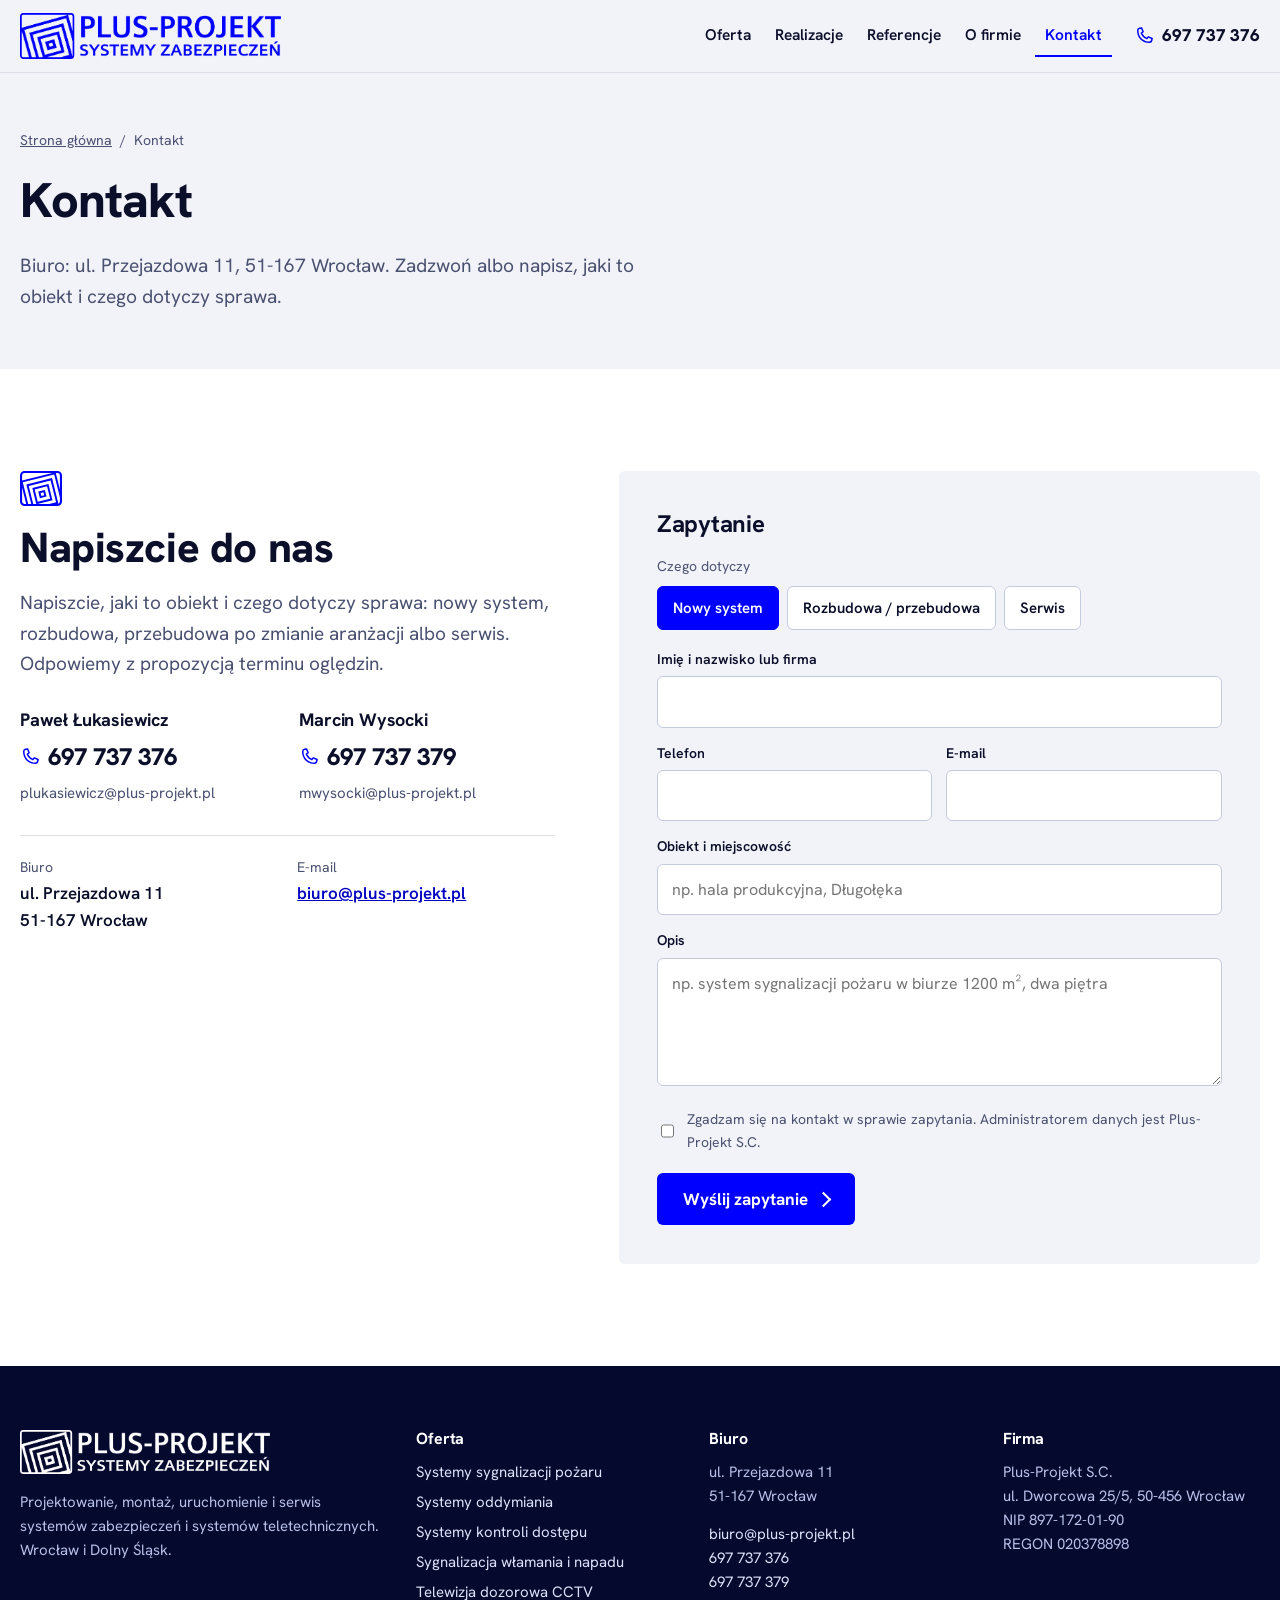
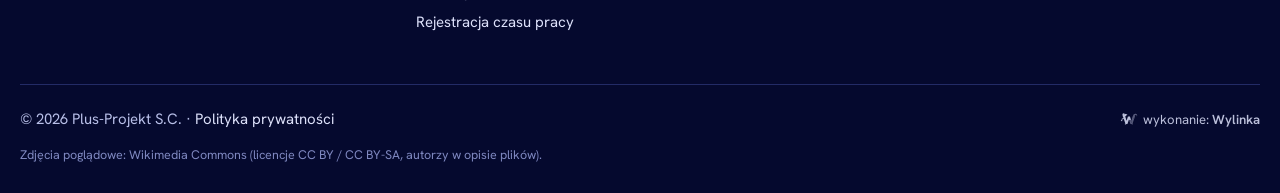
<file: kontakt.html>
<!doctype html>
<html lang="pl">
<head>
<meta charset="utf-8">
<meta name="viewport" content="width=device-width,initial-scale=1,viewport-fit=cover">
<meta name="robots" content="noindex, nofollow" data-podglad>
<title>Kontakt: Plus-Projekt S.C. Wrocław, systemy zabezpieczeń</title>
<meta name="description" content="Kontakt z Plus-Projekt S.C.: biuro ul. Przejazdowa 11, 51-167 Wrocław, tel. 697 737 376, biuro@plus-projekt.pl.">
<meta name="theme-color" content="#0000FF">
<link rel="icon" href="img/favicon-32.png" sizes="32x32" type="image/png">
<link rel="icon" href="img/favicon-192.png" sizes="192x192" type="image/png">
<link rel="apple-touch-icon" href="img/favicon-180.png">
<link rel="preload" as="font" type="font/woff2" href="fonts/hanken-rdzen.woff2" crossorigin>
<link rel="stylesheet" href="style.css?v=2711b">
<script type="application/ld+json">{"@context": "https://schema.org", "@type": "LocalBusiness", "name": "Plus-Projekt S.C.", "description": "Projektowanie, montaż, uruchomienie i serwis systemów sygnalizacji pożaru, oddymiania, kontroli dostępu, CCTV i SSWiN we Wrocławiu i na Dolnym Śląsku.", "telephone": "+48 697 737 376", "email": "biuro@plus-projekt.pl", "address": {"@type": "PostalAddress", "streetAddress": "ul. Przejazdowa 11", "postalCode": "51-167", "addressLocality": "Wrocław", "addressCountry": "PL"}, "areaServed": ["Wrocław", "Dolny Śląsk"], "vatID": "PL8971720190"}</script><script type="application/ld+json">{"@context": "https://schema.org", "@type": "BreadcrumbList", "itemListElement": [{"@type": "ListItem", "position": 1, "name": "Strona główna", "item": "https://plus-projekt.pl/"}, {"@type": "ListItem", "position": 2, "name": "Kontakt"}]}</script>
</head>
<body>
<a class="skip" href="#tresc">Przejdź do treści</a>
<header class="top" id="top"><div class="wrap topin"><a class="logo" href="./" aria-label="Plus-Projekt, systemy zabezpieczeń - strona główna"><img src="img/logo.png" width="1481" height="261" alt="Plus-Projekt, systemy zabezpieczeń"></a>
<nav class="nav" id="nav" aria-label="Menu główne"><ul><li><a href="oferta">Oferta</a></li><li><a href="realizacje">Realizacje</a></li><li><a href="referencje">Referencje</a></li><li><a href="o-firmie">O firmie</a></li><li><a href="kontakt" aria-current="page">Kontakt</a></li></ul>
<a class="navtel" href="tel:+48697737376"><svg viewBox="0 0 24 24" aria-hidden="true"><path d="M6.6 2.8 9 2.3l2 4.6-2.2 1.6a12 12 0 0 0 6.7 6.7l1.6-2.2 4.6 2-.5 2.4a2.6 2.6 0 0 1-2.6 2.1C10.4 19.5 4.5 13.6 4.5 5.4a2.6 2.6 0 0 1 2.1-2.6Z" fill="none" stroke="currentColor" stroke-width="1.8" stroke-linejoin="round"/></svg><span>697 737 376</span></a></nav>
<a class="toptel" href="tel:+48697737376"><svg viewBox="0 0 24 24" aria-hidden="true"><path d="M6.6 2.8 9 2.3l2 4.6-2.2 1.6a12 12 0 0 0 6.7 6.7l1.6-2.2 4.6 2-.5 2.4a2.6 2.6 0 0 1-2.6 2.1C10.4 19.5 4.5 13.6 4.5 5.4a2.6 2.6 0 0 1 2.1-2.6Z" fill="none" stroke="currentColor" stroke-width="1.8" stroke-linejoin="round"/></svg><span>697 737 376</span></a>
<button class="burger" aria-expanded="false" aria-controls="nav" aria-label="Otwórz menu"><i></i><i></i><i></i></button>
</div></header>
<main id="tresc">
<section class="phead krotki"><div class="wrap phin"><nav class="okr" aria-label="Okruszki"><a href="./">Strona główna</a><span>/</span><span>Kontakt</span></nav><h1>Kontakt</h1><p class="hlead">Biuro: ul. Przejazdowa 11, 51-167 Wrocław. Zadzwoń albo napisz, jaki to obiekt i czego dotyczy sprawa.</p></div></section><section class="sec kontakt" id="kontakt"><div class="wrap kgrid">
<div class="kinfo"><svg class="gl mk" viewBox="0 0 120 100" aria-hidden="true" focusable="false"><defs><clipPath id="cmk0"><rect x="4" y="4" width="112" height="92" rx="8"/></clipPath></defs><g clip-path="url(#cmk0)"><g fill="none" stroke="currentColor" stroke-width="5.5" transform="rotate(-14 64 66)"><rect x="15" y="17" width="98" height="98"/><rect x="29" y="31" width="70" height="70"/><rect x="43" y="45" width="42" height="42"/><rect x="57" y="59" width="14" height="14"/></g></g><rect x="3" y="3" width="114" height="94" rx="10" fill="none" stroke="currentColor" stroke-width="6"/></svg>
<h2>Napiszcie do nas</h2>
<p class="lead">Napiszcie, jaki to obiekt i czego dotyczy sprawa: nowy system, rozbudowa, przebudowa po zmianie aranżacji albo serwis. Odpowiemy z propozycją terminu oględzin.</p>
<div class="osoby">
<div class="osoba"><h3>Paweł Łukasiewicz</h3><a class="duzytel" href="tel:+48697737376"><svg viewBox="0 0 24 24" aria-hidden="true"><path d="M6.6 2.8 9 2.3l2 4.6-2.2 1.6a12 12 0 0 0 6.7 6.7l1.6-2.2 4.6 2-.5 2.4a2.6 2.6 0 0 1-2.6 2.1C10.4 19.5 4.5 13.6 4.5 5.4a2.6 2.6 0 0 1 2.1-2.6Z" fill="none" stroke="currentColor" stroke-width="1.8" stroke-linejoin="round"/></svg>697 737 376</a><a href="mailto:plukasiewicz@plus-projekt.pl">plukasiewicz@plus-projekt.pl</a></div>
<div class="osoba"><h3>Marcin Wysocki</h3><a class="duzytel" href="tel:+48697737379"><svg viewBox="0 0 24 24" aria-hidden="true"><path d="M6.6 2.8 9 2.3l2 4.6-2.2 1.6a12 12 0 0 0 6.7 6.7l1.6-2.2 4.6 2-.5 2.4a2.6 2.6 0 0 1-2.6 2.1C10.4 19.5 4.5 13.6 4.5 5.4a2.6 2.6 0 0 1 2.1-2.6Z" fill="none" stroke="currentColor" stroke-width="1.8" stroke-linejoin="round"/></svg>697 737 379</a><a href="mailto:mwysocki@plus-projekt.pl">mwysocki@plus-projekt.pl</a></div>
</div>
<dl class="kdane"><div><dt>Biuro</dt><dd>ul. Przejazdowa 11<br>51-167 Wrocław</dd></div><div><dt>E-mail</dt><dd><a href="mailto:biuro@plus-projekt.pl">biuro@plus-projekt.pl</a></dd></div></dl>
</div>
<form class="form" id="form" novalidate>
<h3>Zapytanie</h3>
<fieldset class="chips"><legend>Czego dotyczy</legend>
<label><input type="radio" name="typ" value="nowy" checked><span>Nowy system</span></label>
<label><input type="radio" name="typ" value="rozbudowa"><span>Rozbudowa / przebudowa</span></label>
<label><input type="radio" name="typ" value="serwis"><span>Serwis</span></label>
</fieldset>
<label class="pole"><span>Imię i nazwisko lub firma</span><input name="kto" autocomplete="name"></label>
<div class="dwa"><label class="pole"><span>Telefon</span><input name="tel" type="tel" autocomplete="tel"></label>
<label class="pole"><span>E-mail</span><input name="mail" type="email" autocomplete="email"></label></div>
<label class="pole"><span>Obiekt i miejscowość</span><input name="obiekt" placeholder="np. hala produkcyjna, Długołęka"></label>
<label class="pole"><span>Opis</span><textarea name="opis" rows="4" placeholder="np. system sygnalizacji pożaru w biurze 1200 m², dwa piętra"></textarea></label>
<label class="zgoda"><input type="checkbox" name="zgoda"><span>Zgadzam się na kontakt w sprawie zapytania. Administratorem danych jest Plus-Projekt S.C.</span></label>
<button class="btn" type="submit">Wyślij zapytanie</button>
<p class="fmsg" role="status" hidden>To podgląd strony, formularz zacznie wysyłać wiadomości na docelowej stronie.</p>
</form>
</div></section>
</main>
<footer class="foot"><div class="wrap">
<div class="fgrid">
<div class="fcol fbrand"><a class="logo" href="./" aria-label="Plus-Projekt, systemy zabezpieczeń - strona główna"><img src="img/logo-biale.png" width="1481" height="261" alt="Plus-Projekt, systemy zabezpieczeń" loading="lazy"></a><p>Projektowanie, montaż, uruchomienie i serwis systemów zabezpieczeń i systemów teletechnicznych. Wrocław i Dolny Śląsk.</p></div>
<div class="fcol"><h3>Oferta</h3><ul><li><a href="systemy-sygnalizacji-pozaru-wroclaw">Systemy sygnalizacji pożaru</a></li><li><a href="systemy-oddymiania-wroclaw">Systemy oddymiania</a></li><li><a href="systemy-kontroli-dostepu-wroclaw">Systemy kontroli dostępu</a></li><li><a href="systemy-sygnalizacji-wlamania-wroclaw">Sygnalizacja włamania i napadu</a></li><li><a href="monitoring-cctv-wroclaw">Telewizja dozorowa CCTV</a></li><li><a href="rejestracja-czasu-pracy-wroclaw">Rejestracja czasu pracy</a></li></ul></div>
<div class="fcol"><h3>Biuro</h3><p>ul. Przejazdowa 11<br>51-167 Wrocław</p><p><a href="mailto:biuro@plus-projekt.pl">biuro@plus-projekt.pl</a><br><a href="tel:+48697737376">697 737 376</a><br><a href="tel:+48697737379">697 737 379</a></p></div>
<div class="fcol"><h3>Firma</h3><p>Plus-Projekt S.C.<br>ul. Dworcowa 25/5, 50-456 Wrocław<br>NIP 897-172-01-90<br>REGON 020378898</p></div>
</div>
<div class="fbar"><span>© 2026 Plus-Projekt S.C. · <a href="#">Polityka prywatności</a></span><style>
.wylinka-badge{display:inline-flex;align-items:center;gap:.4em;color:inherit;text-decoration:none;font-size:.875em;line-height:1;opacity:.85}
.wylinka-badge:hover,.wylinka-badge:focus-visible{opacity:1}
.wylinka-badge:focus-visible{outline:2px solid currentColor;outline-offset:3px;border-radius:2px}
.wylinka-badge svg{width:18px;height:18px;flex:none;overflow:visible}
.wylinka-badge b{font-weight:600}
.wylinka-badge .wy-old{opacity:.45;transform-origin:40px 30px;transition:transform .32s cubic-bezier(.3,.7,.4,1),opacity .32s ease-out}
.wylinka-badge .wy-pod{opacity:0;transition:opacity .2s ease-out .08s}
.wylinka-badge:hover .wy-old,.wylinka-badge:focus-visible .wy-old{transform:translate(9px,7px) rotate(9deg);opacity:0}
.wylinka-badge:hover .wy-pod,.wylinka-badge:focus-visible .wy-pod{opacity:1}
@media (prefers-reduced-motion:reduce){.wylinka-badge .wy-old,.wylinka-badge .wy-pod{transition:none}.wylinka-badge:hover .wy-old,.wylinka-badge:focus-visible .wy-old{transform:none;opacity:.45}.wylinka-badge:hover .wy-pod,.wylinka-badge:focus-visible .wy-pod{opacity:0}}
</style>
<a class="wylinka-badge" href="https://wylinka.pl/?utm_source=plus-projekt.pl&amp;utm_medium=stopka&amp;utm_campaign=wykonanie" rel="noopener" title="Strona wykonana przez Wylinka"><svg viewBox="0 0 64 64" aria-hidden="true" focusable="false" fill="currentColor"><path d="M9.8 22.8l-1.2-7.9 2.2-3.7 15.5 4.6-.5 1.5-7.2 5.5 4.7 15.6 5-15.6 7 0 4.1 12.7-4.2-.9-2.6 1.8-.8-2.2-5.3 15.6-4.3 0 .4 .2-2.1 2.8-1.3-1.1 1.1-1.4-3.1 .2-.1-1.7 2.2-.1-5.7-16.5-4.8 .6-.8 3.1 0 .5-.3 .5 .8 2.2-1.6 .5-.4-1.3-.8 1.6-1.5-.8 .8-1.6-1.4 .6-.6-1.6 2.3-.8 .2-.4 1.3-4.8 5.9-.8-2.4-6.9zM15.2 13.7l-.1-.4-.4 .8-.1 .8 .1 1 .1 .4 .3 .7 .3-.9 .1-.7 0-.8z"/><path class="wy-pod" d="M37.1 49.8l-4.5-13.3 2.6-1.8 4.2 .9 .9 2.8 3-9.7 0-.5 .1-.8 3.2-8.4 .5-1 .6-1 .9-1.1 1.3-1 1.1-.7 1.4-.5 1.4-.3 .7 0 .9 0 1.2 .3 1.4 .6 .8 .5 .7 .7 .6 .7 .5 .9 .3 .9 .1 .9 0 .8-.2 .9-.5 .9-.5 .6-.7 .5-.7 .3-.1-.1 0-.1 .5-.5 .3-.7 .2-.5 0-.6-.1-.6-.3-.7-.4-.5-.4-.4-.5-.3-.6-.3-.7 0-.7 .1-.6 .1-.5 .4-.5 .5-.3 .5-.2 .7-.1 1.5-1.4 5.1-.8 3.3-.3 .7-.5 .7-6 17.5 1.9 .1-.1 1.7-3.1-.2 1.1 1.4-1.3 1.1-2.1-2.8 .4-.2z"/><path class="wy-old" d="M40.8 50l.4-.2-4.1 0-4.2-12.5 2.5-1.7 4.3 .9 .6 1.9 .6-1.6 0-.3 2.4-7.8 0-.5 .1-.8 3.2-8.4 .4-.8 .6-.9 .9-1.2 .9-.9 1.3-.8 1.4-.6 1.2-.3 1.4-.1 1.3 .1 .6 .2 .8 .3 1.1 .6 .9 .7 .7 .9 .5 .9 .3 .9 .1 1.1-.1 .9-.3 .9-.4 .7-.6 .7-.6 .4-.6 .2-.1-.1 0-.1 .5-.5 .3-.7 .2-.5 0-.5-.1-.6-.2-.6-.3-.5-.4-.5-.5-.3-.6-.3-.7-.1-.6 0-.6 .1-.6 .3-.6 .5-.3 .4-.2 .5-.1 .5-.1 1.5-1.4 5.1-.8 3.3-.3 .7-.5 .7-6 17.5 1.9 .1-.1 1.7-3.1-.2 1.1 1.4-1.3 1.1zM49.6 17.1l.6 1.7-1.5 1.9 .4 .4 1.8-2.1-.7-2.1zM48.1 28.3l.5 1.8-1.7 1.8 .4 .4 1.9-2-.6-2.2zM37.9 41.7l1.7-1.5-.4-.4-1.7 1.4zM42.6 38.7l-1.5 2.8 1.1 2-1.3 2.6 .5 .2 1.5-2.8-1.1-2 1.4-2.5z"/></svg><span>wykonanie: <b>Wylinka</b></span></a></div>
<p class="fnote">Zdjęcia poglądowe: Wikimedia Commons (licencje CC BY / CC BY-SA, autorzy w opisie plików).</p>
</div></footer>
<script src="app.js" defer></script>
</body>
</html>
</file>
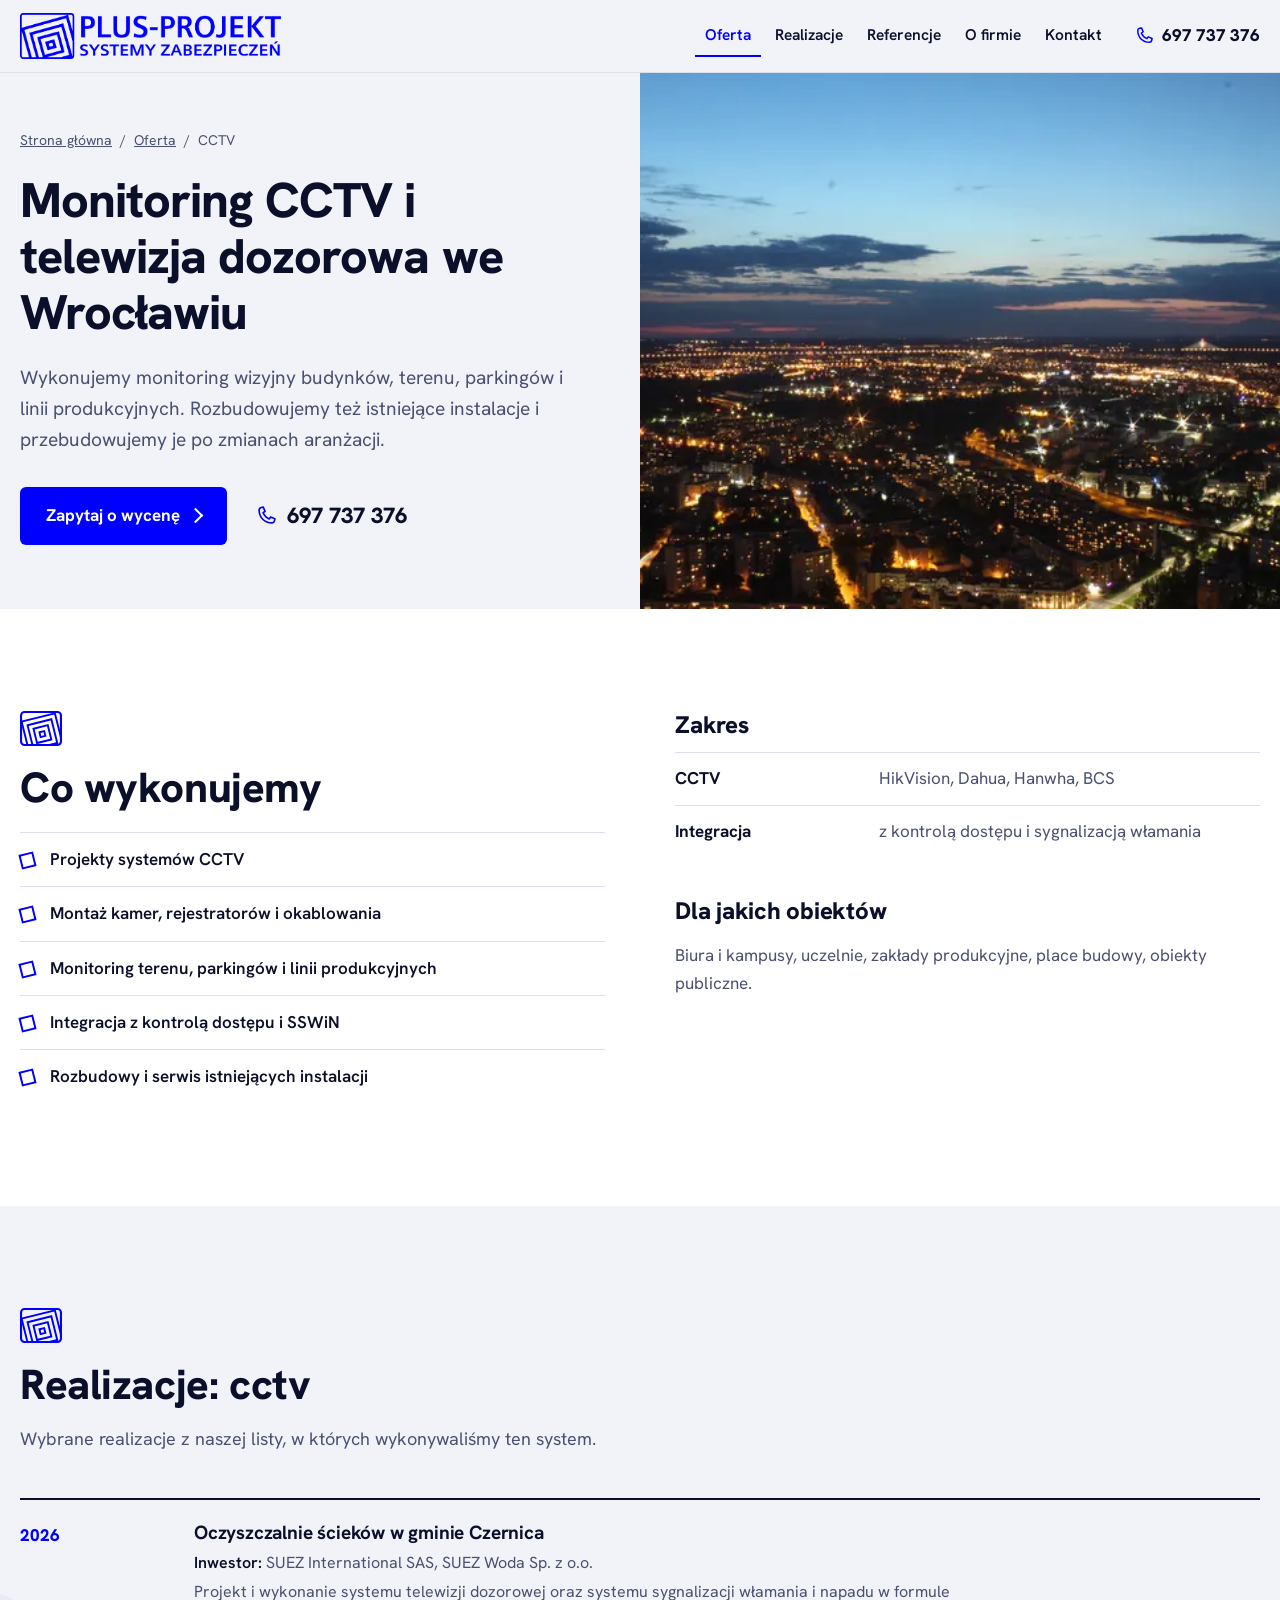
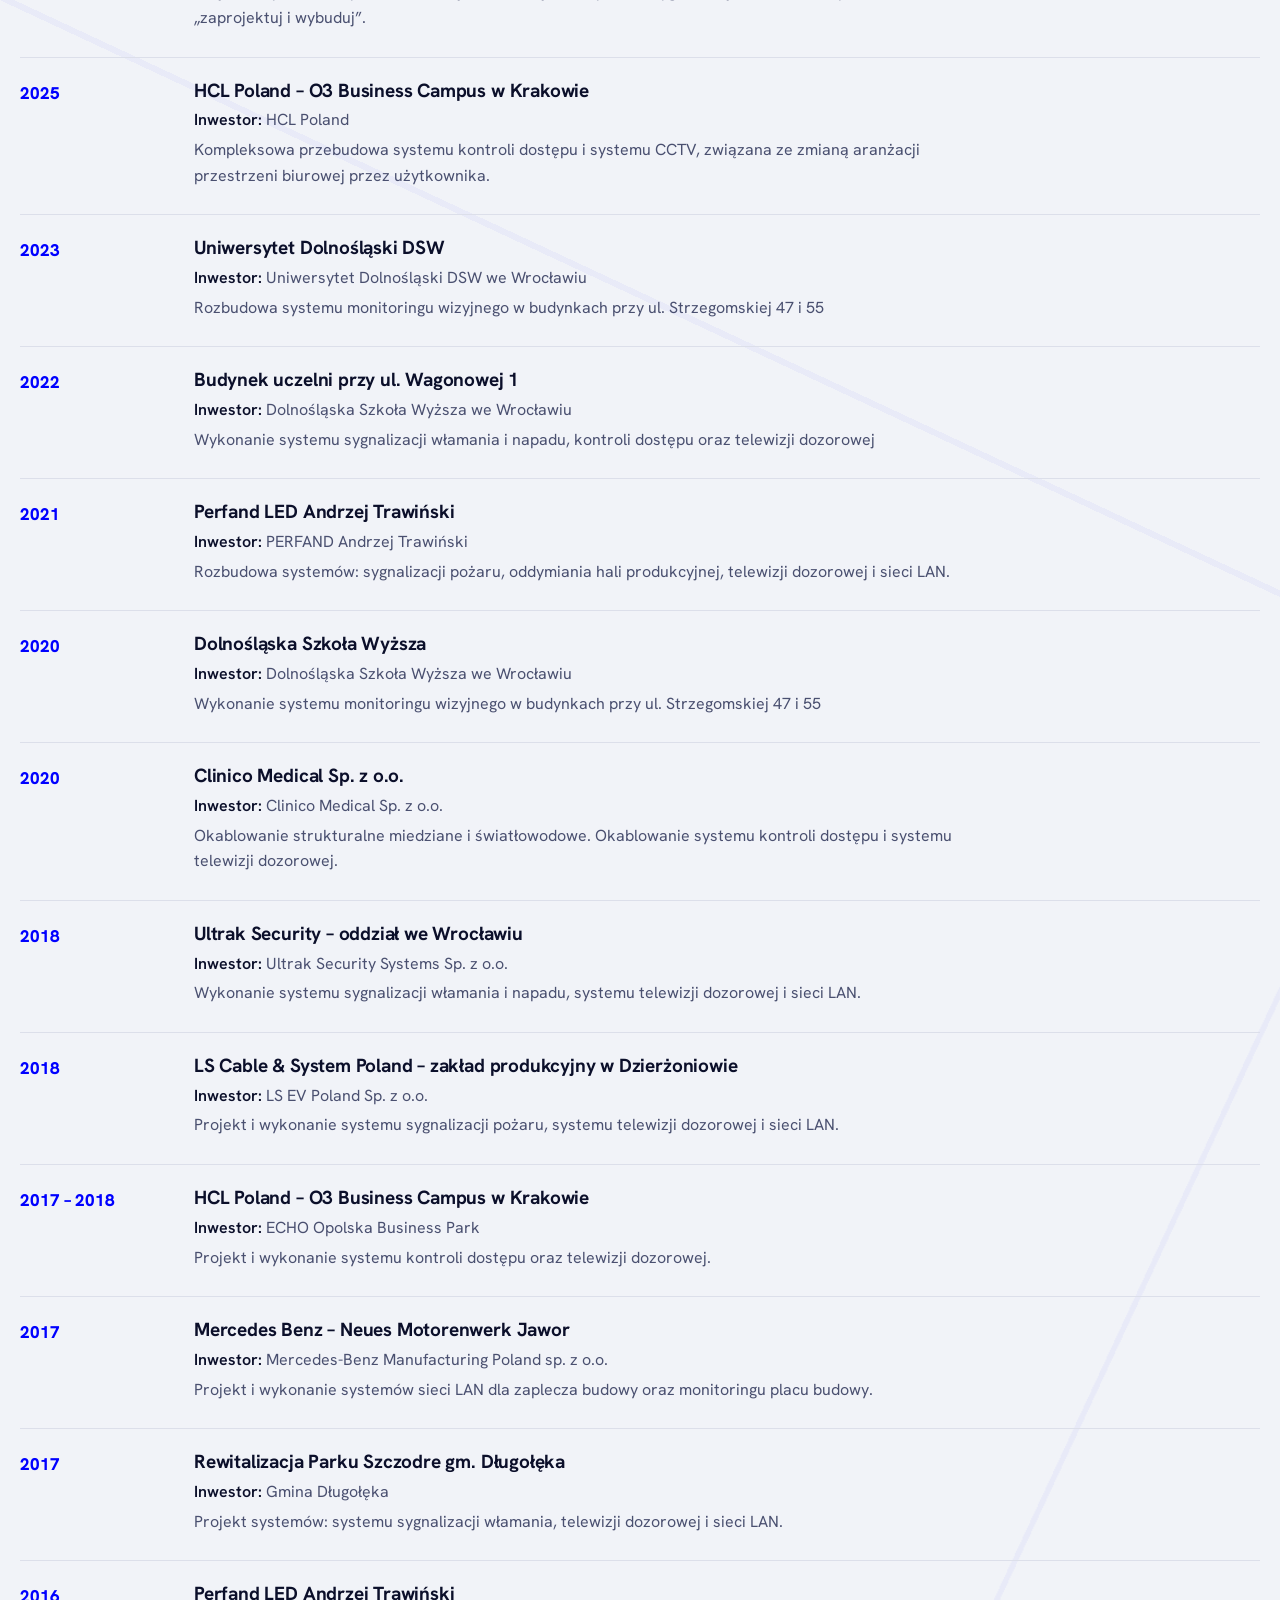
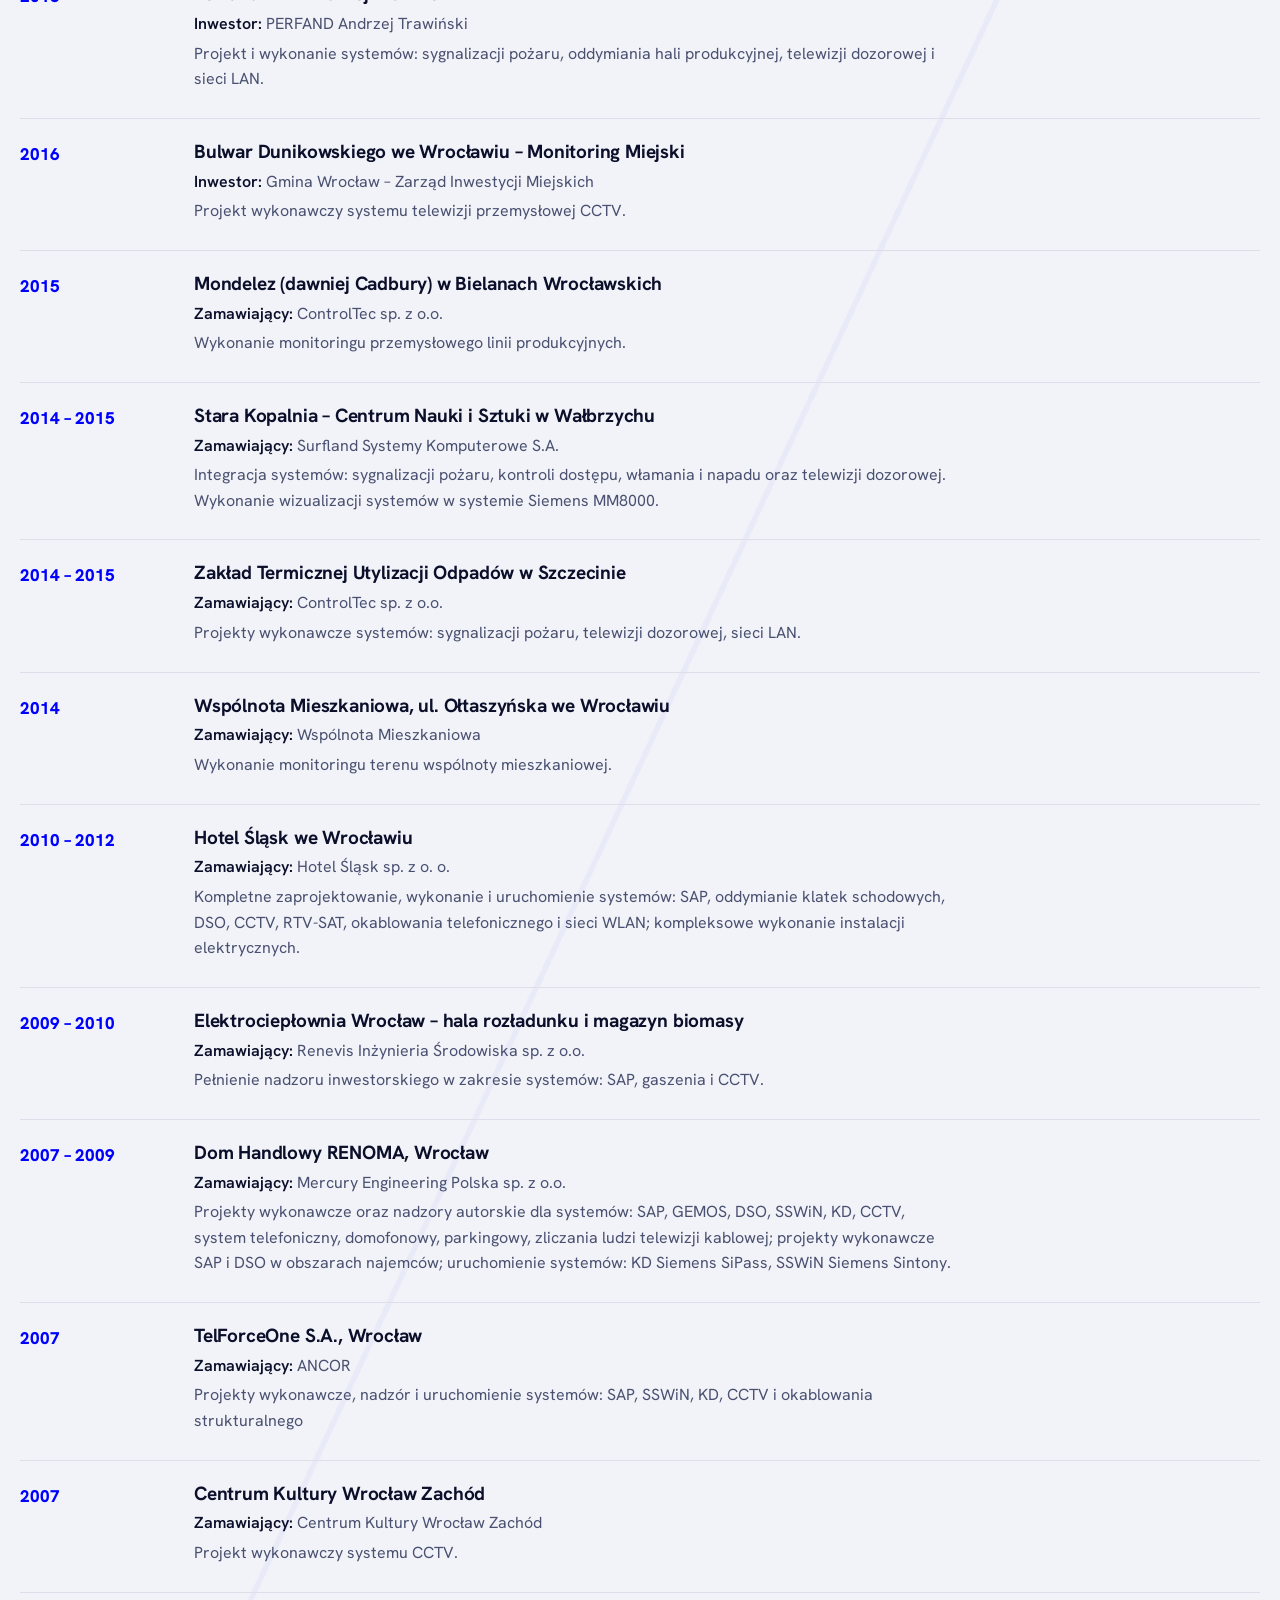
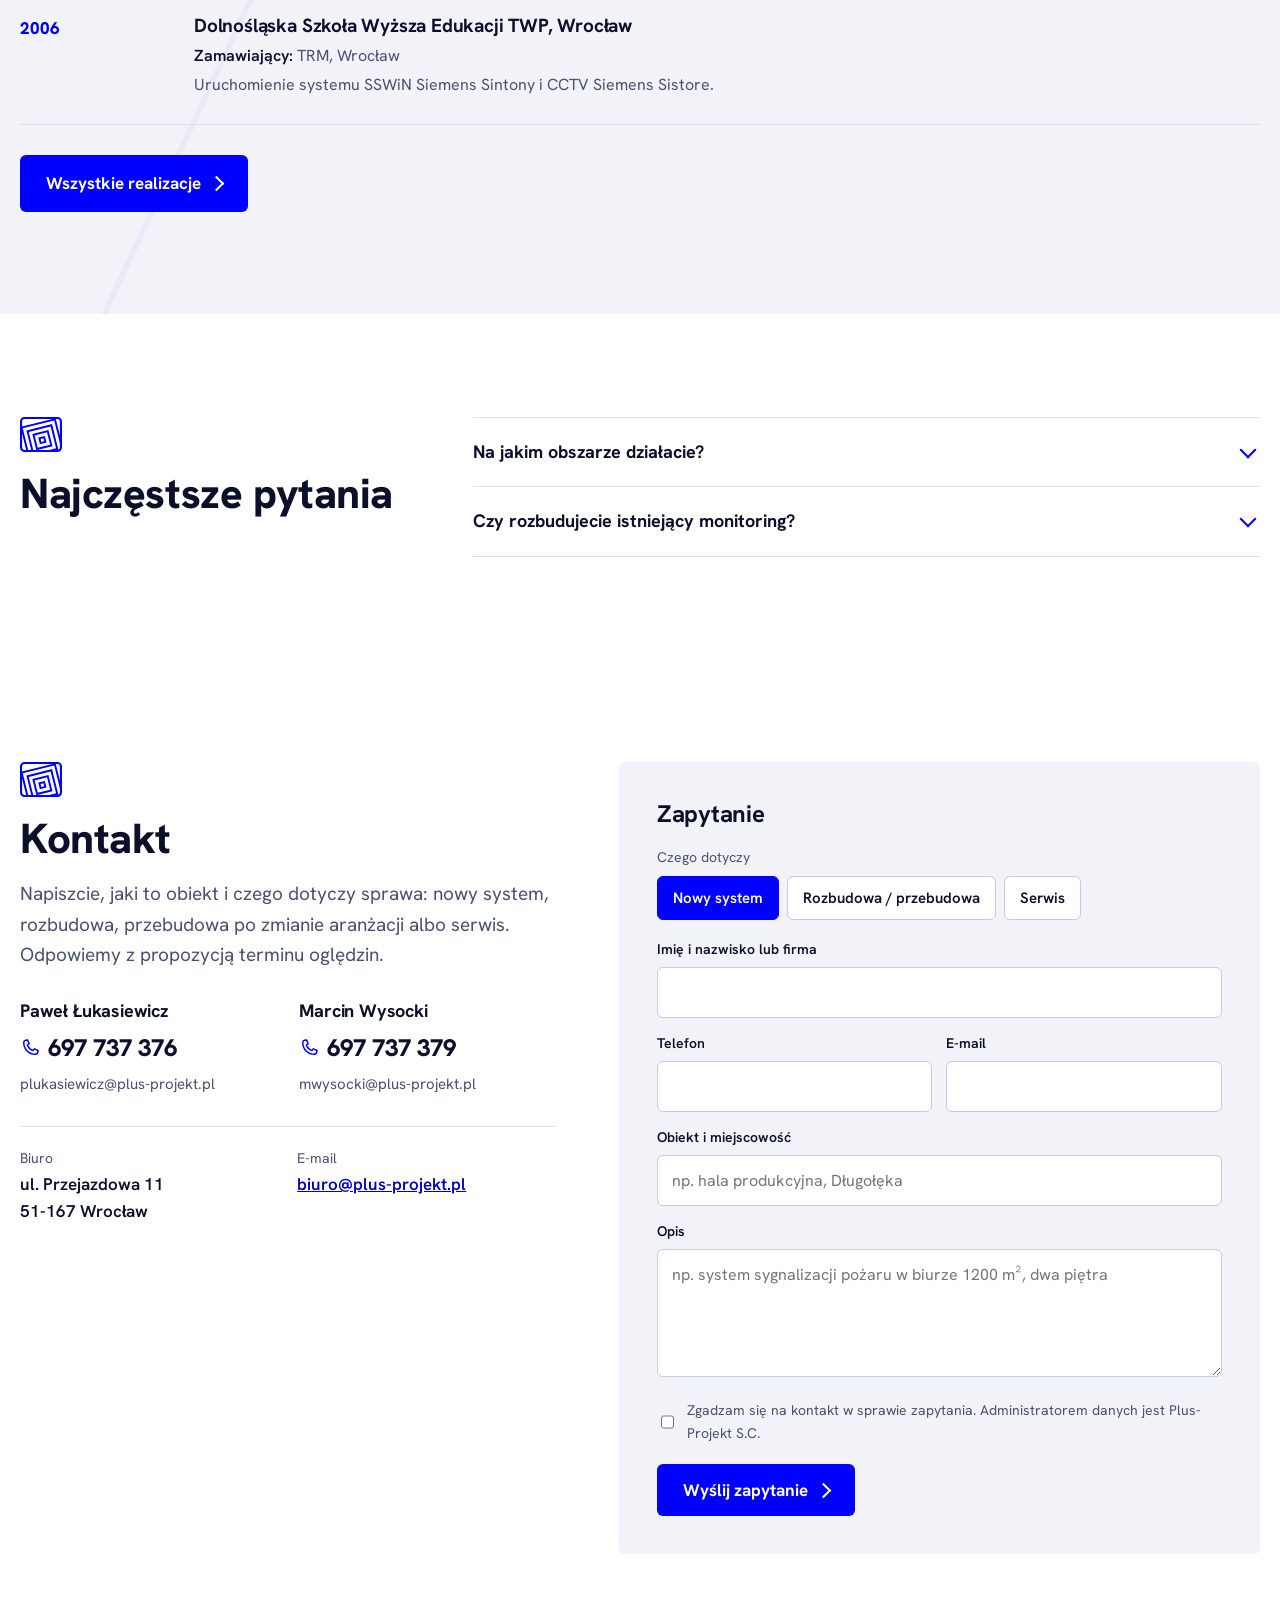
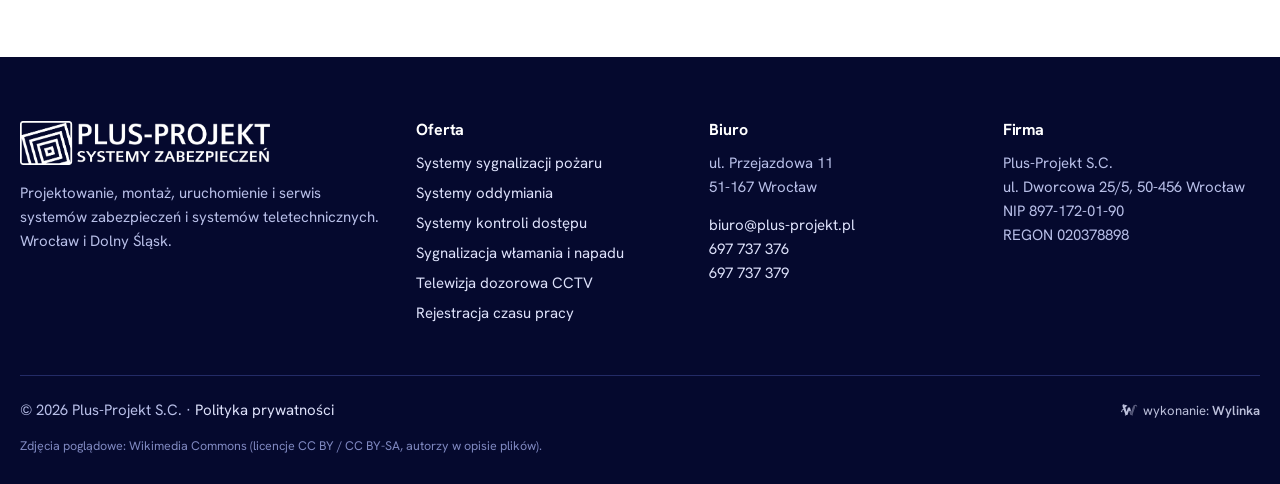
<file: monitoring-cctv-wroclaw.html>
<!doctype html>
<html lang="pl">
<head>
<meta charset="utf-8">
<meta name="viewport" content="width=device-width,initial-scale=1,viewport-fit=cover">
<meta name="robots" content="noindex, nofollow" data-podglad>
<title>Monitoring CCTV Wrocław, Dolny Śląsk - telewizja dozorowa dla firm | Plus-Projekt</title>
<meta name="description" content="Projekt, montaż i serwis systemów telewizji dozorowej CCTV we Wrocławiu i na Dolnym Śląsku: budynki, teren, linie produkcyjne, rozbudowy istniejących instalacji.">
<meta name="theme-color" content="#0000FF">
<link rel="icon" href="img/favicon-32.png" sizes="32x32" type="image/png">
<link rel="icon" href="img/favicon-192.png" sizes="192x192" type="image/png">
<link rel="apple-touch-icon" href="img/favicon-180.png">
<link rel="preload" as="font" type="font/woff2" href="fonts/hanken-rdzen.woff2" crossorigin>
<link rel="stylesheet" href="style.css?v=2711b">
<script type="application/ld+json">{"@context": "https://schema.org", "@type": "BreadcrumbList", "itemListElement": [{"@type": "ListItem", "position": 1, "name": "Strona główna", "item": "https://plus-projekt.pl/"}, {"@type": "ListItem", "position": 2, "name": "Oferta", "item": "https://plus-projekt.pl/oferta"}, {"@type": "ListItem", "position": 3, "name": "CCTV"}]}</script><script type="application/ld+json">{"@context": "https://schema.org", "@type": "Service", "name": "Monitoring CCTV i telewizja dozorowa we Wrocławiu", "areaServed": ["Wrocław", "Dolny Śląsk"], "provider": {"@type": "LocalBusiness", "name": "Plus-Projekt S.C.", "telephone": "+48 697 737 376"}}</script><script type="application/ld+json">{"@context": "https://schema.org", "@type": "FAQPage", "mainEntity": [{"@type": "Question", "name": "Na jakim obszarze działacie?", "acceptedAnswer": {"@type": "Answer", "text": "Siedzibę mamy we Wrocławiu, pracujemy na terenie całego Dolnego Śląska, a przy większych inwestycjach także w innych regionach Polski."}}, {"@type": "Question", "name": "Czy rozbudujecie istniejący monitoring?", "acceptedAnswer": {"@type": "Answer", "text": "Tak, po przeglądzie instalacji proponujemy rozbudowę albo wymianę części urządzeń."}}]}</script>
</head>
<body>
<a class="skip" href="#tresc">Przejdź do treści</a>
<header class="top" id="top"><div class="wrap topin"><a class="logo" href="./" aria-label="Plus-Projekt, systemy zabezpieczeń - strona główna"><img src="img/logo.png" width="1481" height="261" alt="Plus-Projekt, systemy zabezpieczeń"></a>
<nav class="nav" id="nav" aria-label="Menu główne"><ul><li><a href="oferta" aria-current="page">Oferta</a></li><li><a href="realizacje">Realizacje</a></li><li><a href="referencje">Referencje</a></li><li><a href="o-firmie">O firmie</a></li><li><a href="kontakt">Kontakt</a></li></ul>
<a class="navtel" href="tel:+48697737376"><svg viewBox="0 0 24 24" aria-hidden="true"><path d="M6.6 2.8 9 2.3l2 4.6-2.2 1.6a12 12 0 0 0 6.7 6.7l1.6-2.2 4.6 2-.5 2.4a2.6 2.6 0 0 1-2.6 2.1C10.4 19.5 4.5 13.6 4.5 5.4a2.6 2.6 0 0 1 2.1-2.6Z" fill="none" stroke="currentColor" stroke-width="1.8" stroke-linejoin="round"/></svg><span>697 737 376</span></a></nav>
<a class="toptel" href="tel:+48697737376"><svg viewBox="0 0 24 24" aria-hidden="true"><path d="M6.6 2.8 9 2.3l2 4.6-2.2 1.6a12 12 0 0 0 6.7 6.7l1.6-2.2 4.6 2-.5 2.4a2.6 2.6 0 0 1-2.6 2.1C10.4 19.5 4.5 13.6 4.5 5.4a2.6 2.6 0 0 1 2.1-2.6Z" fill="none" stroke="currentColor" stroke-width="1.8" stroke-linejoin="round"/></svg><span>697 737 376</span></a>
<button class="burger" aria-expanded="false" aria-controls="nav" aria-label="Otwórz menu"><i></i><i></i><i></i></button>
</div></header>
<main id="tresc">
<section class="phead"><div class="wrap phin">
<nav class="okr" aria-label="Okruszki"><a href="./">Strona główna</a><span>/</span><a href="oferta">Oferta</a><span>/</span><span>CCTV</span></nav>
<h1>Monitoring CCTV i telewizja dozorowa we Wrocławiu</h1>
<p class="hlead">Wykonujemy monitoring wizyjny budynków, terenu, parkingów i linii produkcyjnych. Rozbudowujemy też istniejące instalacje i przebudowujemy je po zmianach aranżacji.</p>
<div class="hcta"><a class="btn" href="#kontakt">Zapytaj o wycenę</a><a class="htel ciem" href="tel:+48697737376"><svg viewBox="0 0 24 24" aria-hidden="true"><path d="M6.6 2.8 9 2.3l2 4.6-2.2 1.6a12 12 0 0 0 6.7 6.7l1.6-2.2 4.6 2-.5 2.4a2.6 2.6 0 0 1-2.6 2.1C10.4 19.5 4.5 13.6 4.5 5.4a2.6 2.6 0 0 1 2.1-2.6Z" fill="none" stroke="currentColor" stroke-width="1.8" stroke-linejoin="round"/></svg><span>697 737 376</span></a></div>
</div><figure class="phfig"><img class="" src="img/wroclaw-1600.webp" srcset="img/wroclaw-720.webp 720w, img/wroclaw-1080.webp 1080w, img/wroclaw-1600.webp 1600w, img/wroclaw-2000.webp 2000w" sizes="(max-width:900px) 100vw, 50vw" alt="Wrocław, widok z góry na miasto" width="1600" height="900" fetchpriority="high"></figure></section>

<section class="sec"><div class="wrap ugrid">
<div><svg class="gl mk" viewBox="0 0 120 100" aria-hidden="true" focusable="false"><defs><clipPath id="cmk0"><rect x="4" y="4" width="112" height="92" rx="8"/></clipPath></defs><g clip-path="url(#cmk0)"><g fill="none" stroke="currentColor" stroke-width="5.5" transform="rotate(-14 64 66)"><rect x="15" y="17" width="98" height="98"/><rect x="29" y="31" width="70" height="70"/><rect x="43" y="45" width="42" height="42"/><rect x="57" y="59" width="14" height="14"/></g></g><rect x="3" y="3" width="114" height="94" rx="10" fill="none" stroke="currentColor" stroke-width="6"/></svg><h2>Co wykonujemy</h2>
<ul class="pkt"><li>Projekty systemów CCTV</li><li>Montaż kamer, rejestratorów i okablowania</li><li>Monitoring terenu, parkingów i linii produkcyjnych</li><li>Integracja z kontrolą dostępu i SSWiN</li><li>Rozbudowy i serwis istniejących instalacji</li></ul></div>
<div><h2 class="h2m">Zakres</h2><dl class="marki2"><div><dt>CCTV</dt><dd>HikVision, Dahua, Hanwha, BCS</dd></div><div><dt>Integracja</dt><dd>z kontrolą dostępu i sygnalizacją włamania</dd></div></dl>
<h2 class="h2m">Dla jakich obiektów</h2><p>Biura i kampusy, uczelnie, zakłady produkcyjne, place budowy, obiekty publiczne.</p></div>
</div></section>

<section class="sec szare"><div class="wrap">
<div class="shead"><svg class="gl mk" viewBox="0 0 120 100" aria-hidden="true" focusable="false"><defs><clipPath id="cmk0"><rect x="4" y="4" width="112" height="92" rx="8"/></clipPath></defs><g clip-path="url(#cmk0)"><g fill="none" stroke="currentColor" stroke-width="5.5" transform="rotate(-14 64 66)"><rect x="15" y="17" width="98" height="98"/><rect x="29" y="31" width="70" height="70"/><rect x="43" y="45" width="42" height="42"/><rect x="57" y="59" width="14" height="14"/></g></g><rect x="3" y="3" width="114" height="94" rx="10" fill="none" stroke="currentColor" stroke-width="6"/></svg><h2>Realizacje: cctv</h2><p>Wybrane realizacje z naszej listy, w których wykonywaliśmy ten system.</p></div>
<ul class="rlista"><li class="rrow" data-sys="sswin cctv"><span class="rrok">2026</span><div><h3>Oczyszczalnie ścieków w gminie Czernica</h3>
<p><b>Inwestor:</b> SUEZ International SAS, SUEZ Woda Sp. z o.o.</p><p>Projekt i wykonanie systemu telewizji dozorowej oraz systemu sygnalizacji włamania i napadu w formule „zaprojektuj i wybuduj”.</p></div></li><li class="rrow" data-sys="kd cctv"><span class="rrok">2025</span><div><h3>HCL Poland – O3 Business Campus w Krakowie</h3>
<p><b>Inwestor:</b> HCL Poland</p><p>Kompleksowa przebudowa systemu kontroli dostępu i systemu CCTV, związana ze zmianą aranżacji przestrzeni biurowej przez użytkownika.</p></div></li><li class="rrow" data-sys="cctv"><span class="rrok">2023</span><div><h3>Uniwersytet Dolnośląski DSW</h3>
<p><b>Inwestor:</b> Uniwersytet Dolnośląski DSW we Wrocławiu</p><p>Rozbudowa systemu monitoringu wizyjnego w budynkach przy ul. Strzegomskiej 47 i 55</p></div></li><li class="rrow" data-sys="kd sswin cctv"><span class="rrok">2022</span><div><h3>Budynek uczelni przy ul. Wagonowej 1</h3>
<p><b>Inwestor:</b> Dolnośląska Szkoła Wyższa we Wrocławiu</p><p>Wykonanie systemu sygnalizacji włamania i napadu, kontroli dostępu oraz telewizji dozorowej</p></div></li><li class="rrow" data-sys="ssp sod cctv lan"><span class="rrok">2021</span><div><h3>Perfand LED Andrzej Trawiński</h3>
<p><b>Inwestor:</b> PERFAND Andrzej Trawiński</p><p>Rozbudowa systemów: sygnalizacji pożaru, oddymiania hali produkcyjnej, telewizji dozorowej i sieci LAN.</p></div></li><li class="rrow" data-sys="cctv"><span class="rrok">2020</span><div><h3>Dolnośląska Szkoła Wyższa</h3>
<p><b>Inwestor:</b> Dolnośląska Szkoła Wyższa we Wrocławiu</p><p>Wykonanie systemu monitoringu wizyjnego w budynkach przy ul. Strzegomskiej 47 i 55</p></div></li><li class="rrow" data-sys="kd cctv"><span class="rrok">2020</span><div><h3>Clinico Medical Sp. z o.o.</h3>
<p><b>Inwestor:</b> Clinico Medical Sp. z o.o.</p><p>Okablowanie strukturalne miedziane i światłowodowe. Okablowanie systemu kontroli dostępu i systemu telewizji dozorowej.</p></div></li><li class="rrow" data-sys="sswin cctv lan"><span class="rrok">2018</span><div><h3>Ultrak Security – oddział we Wrocławiu</h3>
<p><b>Inwestor:</b> Ultrak Security Systems Sp. z o.o.</p><p>Wykonanie systemu sygnalizacji włamania i napadu, systemu telewizji dozorowej i sieci LAN.</p></div></li><li class="rrow" data-sys="ssp cctv lan"><span class="rrok">2018</span><div><h3>LS Cable &amp; System Poland – zakład produkcyjny w Dzierżoniowie</h3>
<p><b>Inwestor:</b> LS EV Poland Sp. z o.o.</p><p>Projekt i wykonanie systemu sygnalizacji pożaru, systemu telewizji dozorowej i sieci LAN.</p></div></li><li class="rrow" data-sys="kd cctv"><span class="rrok">2017 – 2018</span><div><h3>HCL Poland – O3 Business Campus w Krakowie</h3>
<p><b>Inwestor:</b> ECHO Opolska Business Park</p><p>Projekt i wykonanie systemu kontroli dostępu oraz telewizji dozorowej.</p></div></li><li class="rrow" data-sys="cctv lan"><span class="rrok">2017</span><div><h3>Mercedes Benz – Neues Motorenwerk Jawor</h3>
<p><b>Inwestor:</b> Mercedes-Benz Manufacturing Poland sp. z o.o.</p><p>Projekt i wykonanie systemów sieci LAN dla zaplecza budowy oraz monitoringu placu budowy.</p></div></li><li class="rrow" data-sys="sswin cctv lan"><span class="rrok">2017</span><div><h3>Rewitalizacja Parku Szczodre gm. Długołęka</h3>
<p><b>Inwestor:</b> Gmina Długołęka</p><p>Projekt systemów: systemu sygnalizacji włamania, telewizji dozorowej i sieci LAN.</p></div></li><li class="rrow" data-sys="ssp sod cctv lan"><span class="rrok">2016</span><div><h3>Perfand LED Andrzej Trawiński</h3>
<p><b>Inwestor:</b> PERFAND Andrzej Trawiński</p><p>Projekt i wykonanie systemów: sygnalizacji pożaru, oddymiania hali produkcyjnej, telewizji dozorowej i sieci LAN.</p></div></li><li class="rrow" data-sys="cctv"><span class="rrok">2016</span><div><h3>Bulwar Dunikowskiego we Wrocławiu – Monitoring Miejski</h3>
<p><b>Inwestor:</b> Gmina Wrocław – Zarząd Inwestycji Miejskich</p><p>Projekt wykonawczy systemu telewizji przemysłowej CCTV.</p></div></li><li class="rrow" data-sys="cctv"><span class="rrok">2015</span><div><h3>Mondelez (dawniej Cadbury) w Bielanach Wrocławskich</h3>
<p><b>Zamawiający:</b> ControlTec sp. z o.o.</p><p>Wykonanie monitoringu przemysłowego linii produkcyjnych.</p></div></li><li class="rrow" data-sys="ssp kd sswin cctv"><span class="rrok">2014 – 2015</span><div><h3>Stara Kopalnia – Centrum Nauki i Sztuki w Wałbrzychu</h3>
<p><b>Zamawiający:</b> Surfland Systemy Komputerowe S.A.</p><p>Integracja systemów: sygnalizacji pożaru, kontroli dostępu, włamania i napadu oraz telewizji dozorowej. Wykonanie wizualizacji systemów w systemie Siemens MM8000.</p></div></li><li class="rrow" data-sys="ssp cctv lan"><span class="rrok">2014 – 2015</span><div><h3>Zakład Termicznej Utylizacji Odpadów w Szczecinie</h3>
<p><b>Zamawiający:</b> ControlTec sp. z o.o.</p><p>Projekty wykonawcze systemów: sygnalizacji pożaru, telewizji dozorowej, sieci LAN.</p></div></li><li class="rrow" data-sys="cctv"><span class="rrok">2014</span><div><h3>Wspólnota Mieszkaniowa, ul. Ołtaszyńska we Wrocławiu</h3>
<p><b>Zamawiający:</b> Wspólnota Mieszkaniowa</p><p>Wykonanie monitoringu terenu wspólnoty mieszkaniowej.</p></div></li><li class="rrow" data-sys="ssp sod cctv lan"><span class="rrok">2010 – 2012</span><div><h3>Hotel Śląsk we Wrocławiu</h3>
<p><b>Zamawiający:</b> Hotel Śląsk sp. z o. o.</p><p>Kompletne zaprojektowanie, wykonanie i uruchomienie systemów: SAP, oddymianie klatek schodowych, DSO, CCTV, RTV-SAT, okablowania telefonicznego i sieci WLAN; kompleksowe wykonanie instalacji elektrycznych.</p></div></li><li class="rrow" data-sys="ssp cctv"><span class="rrok">2009 – 2010</span><div><h3>Elektrociepłownia Wrocław – hala rozładunku i magazyn biomasy</h3>
<p><b>Zamawiający:</b> Renevis Inżynieria Środowiska sp. z o.o.</p><p>Pełnienie nadzoru inwestorskiego w zakresie systemów: SAP, gaszenia i CCTV.</p></div></li><li class="rrow" data-sys="ssp sod kd sswin cctv"><span class="rrok">2007 – 2009</span><div><h3>Dom Handlowy RENOMA, Wrocław</h3>
<p><b>Zamawiający:</b> Mercury Engineering Polska sp. z o.o.</p><p>Projekty wykonawcze oraz nadzory autorskie dla systemów: SAP, GEMOS, DSO, SSWiN, KD, CCTV, system telefoniczny, domofonowy, parkingowy, zliczania ludzi telewizji kablowej; projekty wykonawcze SAP i DSO w obszarach najemców; uruchomienie systemów: KD Siemens SiPass, SSWiN Siemens Sintony.</p></div></li><li class="rrow" data-sys="ssp kd sswin cctv lan"><span class="rrok">2007</span><div><h3>TelForceOne S.A., Wrocław</h3>
<p><b>Zamawiający:</b> ANCOR</p><p>Projekty wykonawcze, nadzór i uruchomienie systemów: SAP, SSWiN, KD, CCTV i okablowania strukturalnego</p></div></li><li class="rrow" data-sys="cctv"><span class="rrok">2007</span><div><h3>Centrum Kultury Wrocław Zachód</h3>
<p><b>Zamawiający:</b> Centrum Kultury Wrocław Zachód</p><p>Projekt wykonawczy systemu CCTV.</p></div></li><li class="rrow" data-sys="sswin cctv"><span class="rrok">2006</span><div><h3>Dolnośląska Szkoła Wyższa Edukacji TWP, Wrocław</h3>
<p><b>Zamawiający:</b> TRM, Wrocław</p><p>Uruchomienie systemu SSWiN Siemens Sintony i CCTV Siemens Sistore.</p></div></li></ul>
<a class="btn obr" href="realizacje">Wszystkie realizacje</a>
</div></section>

<section class="sec"><div class="wrap faq">
<div><svg class="gl mk" viewBox="0 0 120 100" aria-hidden="true" focusable="false"><defs><clipPath id="cmk0"><rect x="4" y="4" width="112" height="92" rx="8"/></clipPath></defs><g clip-path="url(#cmk0)"><g fill="none" stroke="currentColor" stroke-width="5.5" transform="rotate(-14 64 66)"><rect x="15" y="17" width="98" height="98"/><rect x="29" y="31" width="70" height="70"/><rect x="43" y="45" width="42" height="42"/><rect x="57" y="59" width="14" height="14"/></g></g><rect x="3" y="3" width="114" height="94" rx="10" fill="none" stroke="currentColor" stroke-width="6"/></svg><h2>Najczęstsze pytania</h2></div>
<div class="faql"><details><summary>Na jakim obszarze działacie?</summary><p>Siedzibę mamy we Wrocławiu, pracujemy na terenie całego Dolnego Śląska, a przy większych inwestycjach także w innych regionach Polski.</p></details><details><summary>Czy rozbudujecie istniejący monitoring?</summary><p>Tak, po przeglądzie instalacji proponujemy rozbudowę albo wymianę części urządzeń.</p></details></div>
</div></section>
<section class="sec kontakt" id="kontakt"><div class="wrap kgrid">
<div class="kinfo"><svg class="gl mk" viewBox="0 0 120 100" aria-hidden="true" focusable="false"><defs><clipPath id="cmk0"><rect x="4" y="4" width="112" height="92" rx="8"/></clipPath></defs><g clip-path="url(#cmk0)"><g fill="none" stroke="currentColor" stroke-width="5.5" transform="rotate(-14 64 66)"><rect x="15" y="17" width="98" height="98"/><rect x="29" y="31" width="70" height="70"/><rect x="43" y="45" width="42" height="42"/><rect x="57" y="59" width="14" height="14"/></g></g><rect x="3" y="3" width="114" height="94" rx="10" fill="none" stroke="currentColor" stroke-width="6"/></svg>
<h2>Kontakt</h2>
<p class="lead">Napiszcie, jaki to obiekt i czego dotyczy sprawa: nowy system, rozbudowa, przebudowa po zmianie aranżacji albo serwis. Odpowiemy z propozycją terminu oględzin.</p>
<div class="osoby">
<div class="osoba"><h3>Paweł Łukasiewicz</h3><a class="duzytel" href="tel:+48697737376"><svg viewBox="0 0 24 24" aria-hidden="true"><path d="M6.6 2.8 9 2.3l2 4.6-2.2 1.6a12 12 0 0 0 6.7 6.7l1.6-2.2 4.6 2-.5 2.4a2.6 2.6 0 0 1-2.6 2.1C10.4 19.5 4.5 13.6 4.5 5.4a2.6 2.6 0 0 1 2.1-2.6Z" fill="none" stroke="currentColor" stroke-width="1.8" stroke-linejoin="round"/></svg>697 737 376</a><a href="mailto:plukasiewicz@plus-projekt.pl">plukasiewicz@plus-projekt.pl</a></div>
<div class="osoba"><h3>Marcin Wysocki</h3><a class="duzytel" href="tel:+48697737379"><svg viewBox="0 0 24 24" aria-hidden="true"><path d="M6.6 2.8 9 2.3l2 4.6-2.2 1.6a12 12 0 0 0 6.7 6.7l1.6-2.2 4.6 2-.5 2.4a2.6 2.6 0 0 1-2.6 2.1C10.4 19.5 4.5 13.6 4.5 5.4a2.6 2.6 0 0 1 2.1-2.6Z" fill="none" stroke="currentColor" stroke-width="1.8" stroke-linejoin="round"/></svg>697 737 379</a><a href="mailto:mwysocki@plus-projekt.pl">mwysocki@plus-projekt.pl</a></div>
</div>
<dl class="kdane"><div><dt>Biuro</dt><dd>ul. Przejazdowa 11<br>51-167 Wrocław</dd></div><div><dt>E-mail</dt><dd><a href="mailto:biuro@plus-projekt.pl">biuro@plus-projekt.pl</a></dd></div></dl>
</div>
<form class="form" id="form" novalidate>
<h3>Zapytanie</h3>
<fieldset class="chips"><legend>Czego dotyczy</legend>
<label><input type="radio" name="typ" value="nowy" checked><span>Nowy system</span></label>
<label><input type="radio" name="typ" value="rozbudowa"><span>Rozbudowa / przebudowa</span></label>
<label><input type="radio" name="typ" value="serwis"><span>Serwis</span></label>
</fieldset>
<label class="pole"><span>Imię i nazwisko lub firma</span><input name="kto" autocomplete="name"></label>
<div class="dwa"><label class="pole"><span>Telefon</span><input name="tel" type="tel" autocomplete="tel"></label>
<label class="pole"><span>E-mail</span><input name="mail" type="email" autocomplete="email"></label></div>
<label class="pole"><span>Obiekt i miejscowość</span><input name="obiekt" placeholder="np. hala produkcyjna, Długołęka"></label>
<label class="pole"><span>Opis</span><textarea name="opis" rows="4" placeholder="np. system sygnalizacji pożaru w biurze 1200 m², dwa piętra"></textarea></label>
<label class="zgoda"><input type="checkbox" name="zgoda"><span>Zgadzam się na kontakt w sprawie zapytania. Administratorem danych jest Plus-Projekt S.C.</span></label>
<button class="btn" type="submit">Wyślij zapytanie</button>
<p class="fmsg" role="status" hidden>To podgląd strony, formularz zacznie wysyłać wiadomości na docelowej stronie.</p>
</form>
</div></section>
</main>
<footer class="foot"><div class="wrap">
<div class="fgrid">
<div class="fcol fbrand"><a class="logo" href="./" aria-label="Plus-Projekt, systemy zabezpieczeń - strona główna"><img src="img/logo-biale.png" width="1481" height="261" alt="Plus-Projekt, systemy zabezpieczeń" loading="lazy"></a><p>Projektowanie, montaż, uruchomienie i serwis systemów zabezpieczeń i systemów teletechnicznych. Wrocław i Dolny Śląsk.</p></div>
<div class="fcol"><h3>Oferta</h3><ul><li><a href="systemy-sygnalizacji-pozaru-wroclaw">Systemy sygnalizacji pożaru</a></li><li><a href="systemy-oddymiania-wroclaw">Systemy oddymiania</a></li><li><a href="systemy-kontroli-dostepu-wroclaw">Systemy kontroli dostępu</a></li><li><a href="systemy-sygnalizacji-wlamania-wroclaw">Sygnalizacja włamania i napadu</a></li><li><a href="monitoring-cctv-wroclaw">Telewizja dozorowa CCTV</a></li><li><a href="rejestracja-czasu-pracy-wroclaw">Rejestracja czasu pracy</a></li></ul></div>
<div class="fcol"><h3>Biuro</h3><p>ul. Przejazdowa 11<br>51-167 Wrocław</p><p><a href="mailto:biuro@plus-projekt.pl">biuro@plus-projekt.pl</a><br><a href="tel:+48697737376">697 737 376</a><br><a href="tel:+48697737379">697 737 379</a></p></div>
<div class="fcol"><h3>Firma</h3><p>Plus-Projekt S.C.<br>ul. Dworcowa 25/5, 50-456 Wrocław<br>NIP 897-172-01-90<br>REGON 020378898</p></div>
</div>
<div class="fbar"><span>© 2026 Plus-Projekt S.C. · <a href="#">Polityka prywatności</a></span><style>
.wylinka-badge{display:inline-flex;align-items:center;gap:.4em;color:inherit;text-decoration:none;font-size:.875em;line-height:1;opacity:.85}
.wylinka-badge:hover,.wylinka-badge:focus-visible{opacity:1}
.wylinka-badge:focus-visible{outline:2px solid currentColor;outline-offset:3px;border-radius:2px}
.wylinka-badge svg{width:18px;height:18px;flex:none;overflow:visible}
.wylinka-badge b{font-weight:600}
.wylinka-badge .wy-old{opacity:.45;transform-origin:40px 30px;transition:transform .32s cubic-bezier(.3,.7,.4,1),opacity .32s ease-out}
.wylinka-badge .wy-pod{opacity:0;transition:opacity .2s ease-out .08s}
.wylinka-badge:hover .wy-old,.wylinka-badge:focus-visible .wy-old{transform:translate(9px,7px) rotate(9deg);opacity:0}
.wylinka-badge:hover .wy-pod,.wylinka-badge:focus-visible .wy-pod{opacity:1}
@media (prefers-reduced-motion:reduce){.wylinka-badge .wy-old,.wylinka-badge .wy-pod{transition:none}.wylinka-badge:hover .wy-old,.wylinka-badge:focus-visible .wy-old{transform:none;opacity:.45}.wylinka-badge:hover .wy-pod,.wylinka-badge:focus-visible .wy-pod{opacity:0}}
</style>
<a class="wylinka-badge" href="https://wylinka.pl/?utm_source=plus-projekt.pl&amp;utm_medium=stopka&amp;utm_campaign=wykonanie" rel="noopener" title="Strona wykonana przez Wylinka"><svg viewBox="0 0 64 64" aria-hidden="true" focusable="false" fill="currentColor"><path d="M9.8 22.8l-1.2-7.9 2.2-3.7 15.5 4.6-.5 1.5-7.2 5.5 4.7 15.6 5-15.6 7 0 4.1 12.7-4.2-.9-2.6 1.8-.8-2.2-5.3 15.6-4.3 0 .4 .2-2.1 2.8-1.3-1.1 1.1-1.4-3.1 .2-.1-1.7 2.2-.1-5.7-16.5-4.8 .6-.8 3.1 0 .5-.3 .5 .8 2.2-1.6 .5-.4-1.3-.8 1.6-1.5-.8 .8-1.6-1.4 .6-.6-1.6 2.3-.8 .2-.4 1.3-4.8 5.9-.8-2.4-6.9zM15.2 13.7l-.1-.4-.4 .8-.1 .8 .1 1 .1 .4 .3 .7 .3-.9 .1-.7 0-.8z"/><path class="wy-pod" d="M37.1 49.8l-4.5-13.3 2.6-1.8 4.2 .9 .9 2.8 3-9.7 0-.5 .1-.8 3.2-8.4 .5-1 .6-1 .9-1.1 1.3-1 1.1-.7 1.4-.5 1.4-.3 .7 0 .9 0 1.2 .3 1.4 .6 .8 .5 .7 .7 .6 .7 .5 .9 .3 .9 .1 .9 0 .8-.2 .9-.5 .9-.5 .6-.7 .5-.7 .3-.1-.1 0-.1 .5-.5 .3-.7 .2-.5 0-.6-.1-.6-.3-.7-.4-.5-.4-.4-.5-.3-.6-.3-.7 0-.7 .1-.6 .1-.5 .4-.5 .5-.3 .5-.2 .7-.1 1.5-1.4 5.1-.8 3.3-.3 .7-.5 .7-6 17.5 1.9 .1-.1 1.7-3.1-.2 1.1 1.4-1.3 1.1-2.1-2.8 .4-.2z"/><path class="wy-old" d="M40.8 50l.4-.2-4.1 0-4.2-12.5 2.5-1.7 4.3 .9 .6 1.9 .6-1.6 0-.3 2.4-7.8 0-.5 .1-.8 3.2-8.4 .4-.8 .6-.9 .9-1.2 .9-.9 1.3-.8 1.4-.6 1.2-.3 1.4-.1 1.3 .1 .6 .2 .8 .3 1.1 .6 .9 .7 .7 .9 .5 .9 .3 .9 .1 1.1-.1 .9-.3 .9-.4 .7-.6 .7-.6 .4-.6 .2-.1-.1 0-.1 .5-.5 .3-.7 .2-.5 0-.5-.1-.6-.2-.6-.3-.5-.4-.5-.5-.3-.6-.3-.7-.1-.6 0-.6 .1-.6 .3-.6 .5-.3 .4-.2 .5-.1 .5-.1 1.5-1.4 5.1-.8 3.3-.3 .7-.5 .7-6 17.5 1.9 .1-.1 1.7-3.1-.2 1.1 1.4-1.3 1.1zM49.6 17.1l.6 1.7-1.5 1.9 .4 .4 1.8-2.1-.7-2.1zM48.1 28.3l.5 1.8-1.7 1.8 .4 .4 1.9-2-.6-2.2zM37.9 41.7l1.7-1.5-.4-.4-1.7 1.4zM42.6 38.7l-1.5 2.8 1.1 2-1.3 2.6 .5 .2 1.5-2.8-1.1-2 1.4-2.5z"/></svg><span>wykonanie: <b>Wylinka</b></span></a></div>
<p class="fnote">Zdjęcia poglądowe: Wikimedia Commons (licencje CC BY / CC BY-SA, autorzy w opisie plików).</p>
</div></footer>
<script src="app.js" defer></script>
</body>
</html>
</file>
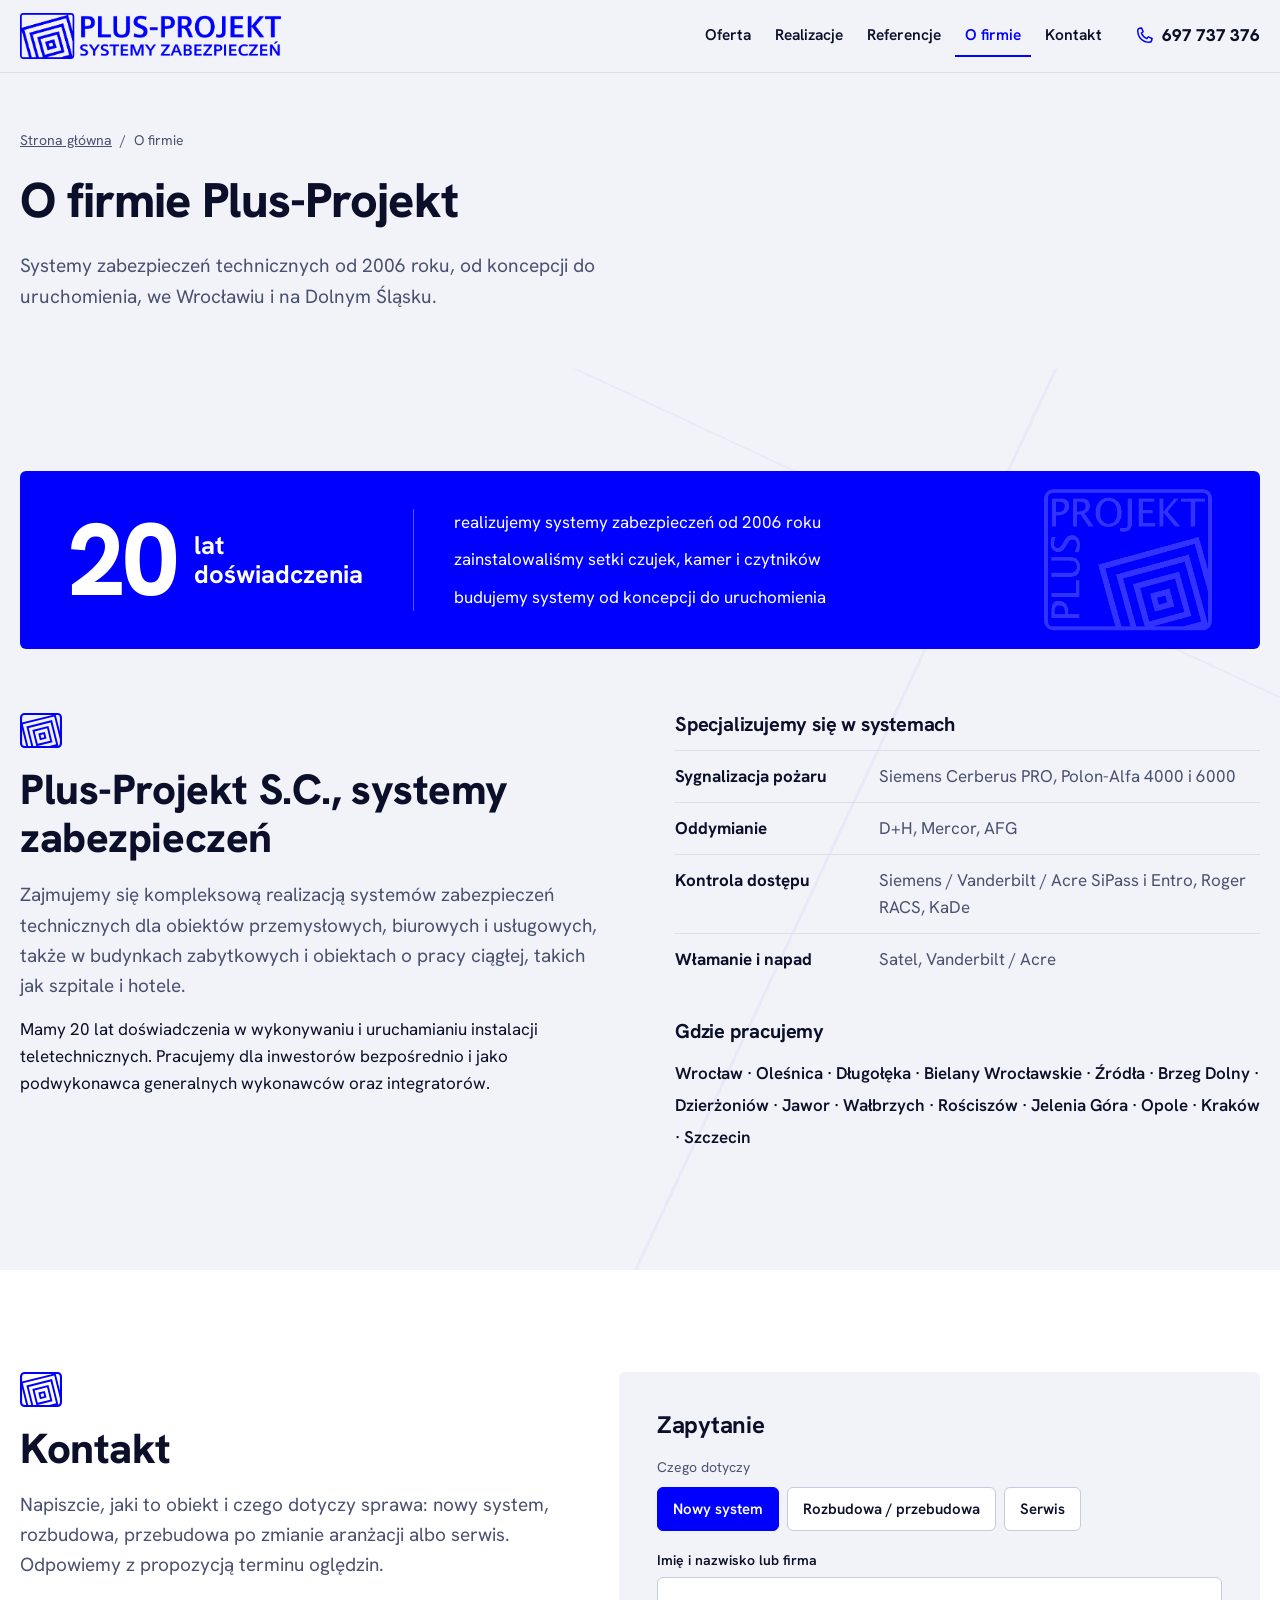
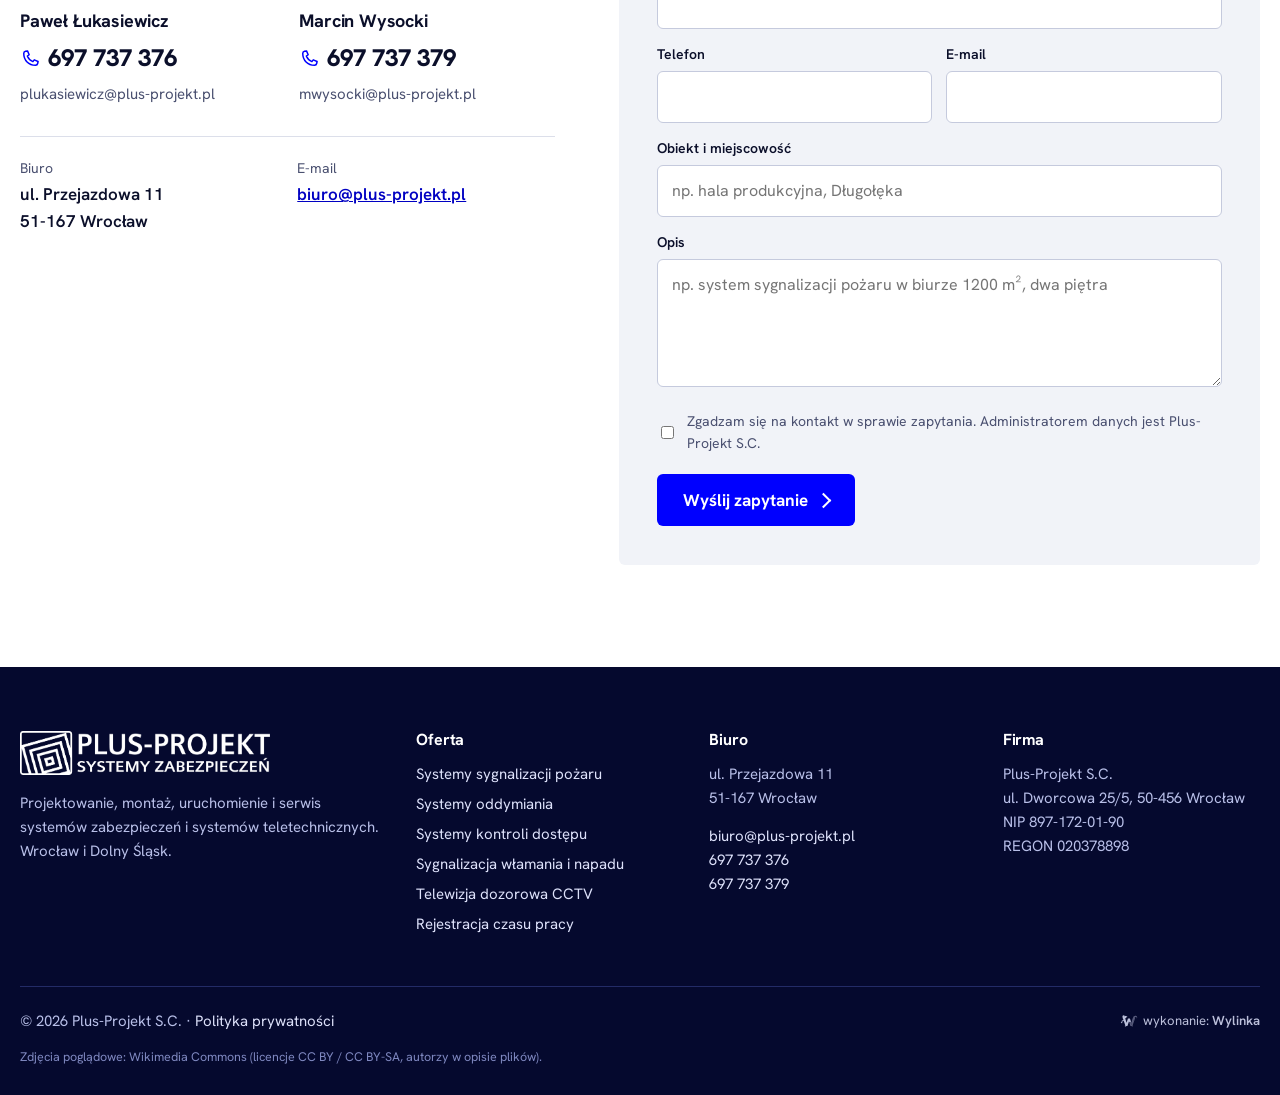
<file: o-firmie.html>
<!doctype html>
<html lang="pl">
<head>
<meta charset="utf-8">
<meta name="viewport" content="width=device-width,initial-scale=1,viewport-fit=cover">
<meta name="robots" content="noindex, nofollow" data-podglad>
<title>O firmie: Plus-Projekt S.C., systemy zabezpieczeń Wrocław | 20 lat doświadczenia</title>
<meta name="description" content="Plus-Projekt S.C. z Wrocławia: 20 lat doświadczenia w systemach zabezpieczeń i teletechnicznych. Sygnalizacja pożaru, kontrola dostępu, oddymianie, SSWiN, CCTV.">
<meta name="theme-color" content="#0000FF">
<link rel="icon" href="img/favicon-32.png" sizes="32x32" type="image/png">
<link rel="icon" href="img/favicon-192.png" sizes="192x192" type="image/png">
<link rel="apple-touch-icon" href="img/favicon-180.png">
<link rel="preload" as="font" type="font/woff2" href="fonts/hanken-rdzen.woff2" crossorigin>
<link rel="stylesheet" href="style.css?v=2711b">
<script type="application/ld+json">{"@context": "https://schema.org", "@type": "BreadcrumbList", "itemListElement": [{"@type": "ListItem", "position": 1, "name": "Strona główna", "item": "https://plus-projekt.pl/"}, {"@type": "ListItem", "position": 2, "name": "O firmie"}]}</script>
</head>
<body>
<a class="skip" href="#tresc">Przejdź do treści</a>
<header class="top" id="top"><div class="wrap topin"><a class="logo" href="./" aria-label="Plus-Projekt, systemy zabezpieczeń - strona główna"><img src="img/logo.png" width="1481" height="261" alt="Plus-Projekt, systemy zabezpieczeń"></a>
<nav class="nav" id="nav" aria-label="Menu główne"><ul><li><a href="oferta">Oferta</a></li><li><a href="realizacje">Realizacje</a></li><li><a href="referencje">Referencje</a></li><li><a href="o-firmie" aria-current="page">O firmie</a></li><li><a href="kontakt">Kontakt</a></li></ul>
<a class="navtel" href="tel:+48697737376"><svg viewBox="0 0 24 24" aria-hidden="true"><path d="M6.6 2.8 9 2.3l2 4.6-2.2 1.6a12 12 0 0 0 6.7 6.7l1.6-2.2 4.6 2-.5 2.4a2.6 2.6 0 0 1-2.6 2.1C10.4 19.5 4.5 13.6 4.5 5.4a2.6 2.6 0 0 1 2.1-2.6Z" fill="none" stroke="currentColor" stroke-width="1.8" stroke-linejoin="round"/></svg><span>697 737 376</span></a></nav>
<a class="toptel" href="tel:+48697737376"><svg viewBox="0 0 24 24" aria-hidden="true"><path d="M6.6 2.8 9 2.3l2 4.6-2.2 1.6a12 12 0 0 0 6.7 6.7l1.6-2.2 4.6 2-.5 2.4a2.6 2.6 0 0 1-2.6 2.1C10.4 19.5 4.5 13.6 4.5 5.4a2.6 2.6 0 0 1 2.1-2.6Z" fill="none" stroke="currentColor" stroke-width="1.8" stroke-linejoin="round"/></svg><span>697 737 376</span></a>
<button class="burger" aria-expanded="false" aria-controls="nav" aria-label="Otwórz menu"><i></i><i></i><i></i></button>
</div></header>
<main id="tresc">
<section class="phead krotki"><div class="wrap phin"><nav class="okr" aria-label="Okruszki"><a href="./">Strona główna</a><span>/</span><span>O firmie</span></nav><h1>O firmie Plus-Projekt</h1><p class="hlead">Systemy zabezpieczeń technicznych od 2006 roku, od koncepcji do uruchomienia, we Wrocławiu i na Dolnym Śląsku.</p></div></section><section class="sec szare"><div class="wrap">
<div class="baner20"><p class="b20n"><b>20</b><span>lat doświadczenia</span></p><ul class="b20l"><li>realizujemy systemy zabezpieczeń od 2006 roku</li><li>zainstalowaliśmy setki czujek, kamer i czytników</li><li>budujemy systemy od koncepcji do uruchomienia</li></ul><img class="b20logo" src="img/logo-pion-biale.png" width="608" height="513" alt="" loading="lazy"></div>
</div><div class="wrap ogrid">
<div><svg class="gl mk" viewBox="0 0 120 100" aria-hidden="true" focusable="false"><defs><clipPath id="cmk0"><rect x="4" y="4" width="112" height="92" rx="8"/></clipPath></defs><g clip-path="url(#cmk0)"><g fill="none" stroke="currentColor" stroke-width="5.5" transform="rotate(-14 64 66)"><rect x="15" y="17" width="98" height="98"/><rect x="29" y="31" width="70" height="70"/><rect x="43" y="45" width="42" height="42"/><rect x="57" y="59" width="14" height="14"/></g></g><rect x="3" y="3" width="114" height="94" rx="10" fill="none" stroke="currentColor" stroke-width="6"/></svg><h2>Plus-Projekt S.C., systemy zabezpieczeń</h2>
<p class="lead">Zajmujemy się kompleksową realizacją systemów zabezpieczeń technicznych dla obiektów przemysłowych, biurowych i usługowych, także w budynkach zabytkowych i obiektach o pracy ciągłej, takich jak szpitale i hotele.</p>
<p>Mamy 20 lat doświadczenia w wykonywaniu i uruchamianiu instalacji teletechnicznych. Pracujemy dla inwestorów bezpośrednio i jako podwykonawca generalnych wykonawców oraz integratorów.</p></div>
<div class="ocol">
<h3>Specjalizujemy się w systemach</h3>
<dl class="marki2">
<div><dt>Sygnalizacja pożaru</dt><dd>Siemens Cerberus PRO, Polon-Alfa 4000 i 6000</dd></div>
<div><dt>Oddymianie</dt><dd>D+H, Mercor, AFG</dd></div>
<div><dt>Kontrola dostępu</dt><dd>Siemens / Vanderbilt / Acre SiPass i Entro, Roger RACS, KaDe</dd></div>
<div><dt>Włamanie i napad</dt><dd>Satel, Vanderbilt / Acre</dd></div>
</dl>
<h3>Gdzie pracujemy</h3>
<p class="miejsca">Wrocław · Oleśnica · Długołęka · Bielany Wrocławskie · Źródła · Brzeg Dolny · Dzierżoniów · Jawor · Wałbrzych · Rościszów · Jelenia Góra · Opole · Kraków · Szczecin</p>
</div>
</div></section><section class="sec kontakt" id="kontakt"><div class="wrap kgrid">
<div class="kinfo"><svg class="gl mk" viewBox="0 0 120 100" aria-hidden="true" focusable="false"><defs><clipPath id="cmk0"><rect x="4" y="4" width="112" height="92" rx="8"/></clipPath></defs><g clip-path="url(#cmk0)"><g fill="none" stroke="currentColor" stroke-width="5.5" transform="rotate(-14 64 66)"><rect x="15" y="17" width="98" height="98"/><rect x="29" y="31" width="70" height="70"/><rect x="43" y="45" width="42" height="42"/><rect x="57" y="59" width="14" height="14"/></g></g><rect x="3" y="3" width="114" height="94" rx="10" fill="none" stroke="currentColor" stroke-width="6"/></svg>
<h2>Kontakt</h2>
<p class="lead">Napiszcie, jaki to obiekt i czego dotyczy sprawa: nowy system, rozbudowa, przebudowa po zmianie aranżacji albo serwis. Odpowiemy z propozycją terminu oględzin.</p>
<div class="osoby">
<div class="osoba"><h3>Paweł Łukasiewicz</h3><a class="duzytel" href="tel:+48697737376"><svg viewBox="0 0 24 24" aria-hidden="true"><path d="M6.6 2.8 9 2.3l2 4.6-2.2 1.6a12 12 0 0 0 6.7 6.7l1.6-2.2 4.6 2-.5 2.4a2.6 2.6 0 0 1-2.6 2.1C10.4 19.5 4.5 13.6 4.5 5.4a2.6 2.6 0 0 1 2.1-2.6Z" fill="none" stroke="currentColor" stroke-width="1.8" stroke-linejoin="round"/></svg>697 737 376</a><a href="mailto:plukasiewicz@plus-projekt.pl">plukasiewicz@plus-projekt.pl</a></div>
<div class="osoba"><h3>Marcin Wysocki</h3><a class="duzytel" href="tel:+48697737379"><svg viewBox="0 0 24 24" aria-hidden="true"><path d="M6.6 2.8 9 2.3l2 4.6-2.2 1.6a12 12 0 0 0 6.7 6.7l1.6-2.2 4.6 2-.5 2.4a2.6 2.6 0 0 1-2.6 2.1C10.4 19.5 4.5 13.6 4.5 5.4a2.6 2.6 0 0 1 2.1-2.6Z" fill="none" stroke="currentColor" stroke-width="1.8" stroke-linejoin="round"/></svg>697 737 379</a><a href="mailto:mwysocki@plus-projekt.pl">mwysocki@plus-projekt.pl</a></div>
</div>
<dl class="kdane"><div><dt>Biuro</dt><dd>ul. Przejazdowa 11<br>51-167 Wrocław</dd></div><div><dt>E-mail</dt><dd><a href="mailto:biuro@plus-projekt.pl">biuro@plus-projekt.pl</a></dd></div></dl>
</div>
<form class="form" id="form" novalidate>
<h3>Zapytanie</h3>
<fieldset class="chips"><legend>Czego dotyczy</legend>
<label><input type="radio" name="typ" value="nowy" checked><span>Nowy system</span></label>
<label><input type="radio" name="typ" value="rozbudowa"><span>Rozbudowa / przebudowa</span></label>
<label><input type="radio" name="typ" value="serwis"><span>Serwis</span></label>
</fieldset>
<label class="pole"><span>Imię i nazwisko lub firma</span><input name="kto" autocomplete="name"></label>
<div class="dwa"><label class="pole"><span>Telefon</span><input name="tel" type="tel" autocomplete="tel"></label>
<label class="pole"><span>E-mail</span><input name="mail" type="email" autocomplete="email"></label></div>
<label class="pole"><span>Obiekt i miejscowość</span><input name="obiekt" placeholder="np. hala produkcyjna, Długołęka"></label>
<label class="pole"><span>Opis</span><textarea name="opis" rows="4" placeholder="np. system sygnalizacji pożaru w biurze 1200 m², dwa piętra"></textarea></label>
<label class="zgoda"><input type="checkbox" name="zgoda"><span>Zgadzam się na kontakt w sprawie zapytania. Administratorem danych jest Plus-Projekt S.C.</span></label>
<button class="btn" type="submit">Wyślij zapytanie</button>
<p class="fmsg" role="status" hidden>To podgląd strony, formularz zacznie wysyłać wiadomości na docelowej stronie.</p>
</form>
</div></section>
</main>
<footer class="foot"><div class="wrap">
<div class="fgrid">
<div class="fcol fbrand"><a class="logo" href="./" aria-label="Plus-Projekt, systemy zabezpieczeń - strona główna"><img src="img/logo-biale.png" width="1481" height="261" alt="Plus-Projekt, systemy zabezpieczeń" loading="lazy"></a><p>Projektowanie, montaż, uruchomienie i serwis systemów zabezpieczeń i systemów teletechnicznych. Wrocław i Dolny Śląsk.</p></div>
<div class="fcol"><h3>Oferta</h3><ul><li><a href="systemy-sygnalizacji-pozaru-wroclaw">Systemy sygnalizacji pożaru</a></li><li><a href="systemy-oddymiania-wroclaw">Systemy oddymiania</a></li><li><a href="systemy-kontroli-dostepu-wroclaw">Systemy kontroli dostępu</a></li><li><a href="systemy-sygnalizacji-wlamania-wroclaw">Sygnalizacja włamania i napadu</a></li><li><a href="monitoring-cctv-wroclaw">Telewizja dozorowa CCTV</a></li><li><a href="rejestracja-czasu-pracy-wroclaw">Rejestracja czasu pracy</a></li></ul></div>
<div class="fcol"><h3>Biuro</h3><p>ul. Przejazdowa 11<br>51-167 Wrocław</p><p><a href="mailto:biuro@plus-projekt.pl">biuro@plus-projekt.pl</a><br><a href="tel:+48697737376">697 737 376</a><br><a href="tel:+48697737379">697 737 379</a></p></div>
<div class="fcol"><h3>Firma</h3><p>Plus-Projekt S.C.<br>ul. Dworcowa 25/5, 50-456 Wrocław<br>NIP 897-172-01-90<br>REGON 020378898</p></div>
</div>
<div class="fbar"><span>© 2026 Plus-Projekt S.C. · <a href="#">Polityka prywatności</a></span><style>
.wylinka-badge{display:inline-flex;align-items:center;gap:.4em;color:inherit;text-decoration:none;font-size:.875em;line-height:1;opacity:.85}
.wylinka-badge:hover,.wylinka-badge:focus-visible{opacity:1}
.wylinka-badge:focus-visible{outline:2px solid currentColor;outline-offset:3px;border-radius:2px}
.wylinka-badge svg{width:18px;height:18px;flex:none;overflow:visible}
.wylinka-badge b{font-weight:600}
.wylinka-badge .wy-old{opacity:.45;transform-origin:40px 30px;transition:transform .32s cubic-bezier(.3,.7,.4,1),opacity .32s ease-out}
.wylinka-badge .wy-pod{opacity:0;transition:opacity .2s ease-out .08s}
.wylinka-badge:hover .wy-old,.wylinka-badge:focus-visible .wy-old{transform:translate(9px,7px) rotate(9deg);opacity:0}
.wylinka-badge:hover .wy-pod,.wylinka-badge:focus-visible .wy-pod{opacity:1}
@media (prefers-reduced-motion:reduce){.wylinka-badge .wy-old,.wylinka-badge .wy-pod{transition:none}.wylinka-badge:hover .wy-old,.wylinka-badge:focus-visible .wy-old{transform:none;opacity:.45}.wylinka-badge:hover .wy-pod,.wylinka-badge:focus-visible .wy-pod{opacity:0}}
</style>
<a class="wylinka-badge" href="https://wylinka.pl/?utm_source=plus-projekt.pl&amp;utm_medium=stopka&amp;utm_campaign=wykonanie" rel="noopener" title="Strona wykonana przez Wylinka"><svg viewBox="0 0 64 64" aria-hidden="true" focusable="false" fill="currentColor"><path d="M9.8 22.8l-1.2-7.9 2.2-3.7 15.5 4.6-.5 1.5-7.2 5.5 4.7 15.6 5-15.6 7 0 4.1 12.7-4.2-.9-2.6 1.8-.8-2.2-5.3 15.6-4.3 0 .4 .2-2.1 2.8-1.3-1.1 1.1-1.4-3.1 .2-.1-1.7 2.2-.1-5.7-16.5-4.8 .6-.8 3.1 0 .5-.3 .5 .8 2.2-1.6 .5-.4-1.3-.8 1.6-1.5-.8 .8-1.6-1.4 .6-.6-1.6 2.3-.8 .2-.4 1.3-4.8 5.9-.8-2.4-6.9zM15.2 13.7l-.1-.4-.4 .8-.1 .8 .1 1 .1 .4 .3 .7 .3-.9 .1-.7 0-.8z"/><path class="wy-pod" d="M37.1 49.8l-4.5-13.3 2.6-1.8 4.2 .9 .9 2.8 3-9.7 0-.5 .1-.8 3.2-8.4 .5-1 .6-1 .9-1.1 1.3-1 1.1-.7 1.4-.5 1.4-.3 .7 0 .9 0 1.2 .3 1.4 .6 .8 .5 .7 .7 .6 .7 .5 .9 .3 .9 .1 .9 0 .8-.2 .9-.5 .9-.5 .6-.7 .5-.7 .3-.1-.1 0-.1 .5-.5 .3-.7 .2-.5 0-.6-.1-.6-.3-.7-.4-.5-.4-.4-.5-.3-.6-.3-.7 0-.7 .1-.6 .1-.5 .4-.5 .5-.3 .5-.2 .7-.1 1.5-1.4 5.1-.8 3.3-.3 .7-.5 .7-6 17.5 1.9 .1-.1 1.7-3.1-.2 1.1 1.4-1.3 1.1-2.1-2.8 .4-.2z"/><path class="wy-old" d="M40.8 50l.4-.2-4.1 0-4.2-12.5 2.5-1.7 4.3 .9 .6 1.9 .6-1.6 0-.3 2.4-7.8 0-.5 .1-.8 3.2-8.4 .4-.8 .6-.9 .9-1.2 .9-.9 1.3-.8 1.4-.6 1.2-.3 1.4-.1 1.3 .1 .6 .2 .8 .3 1.1 .6 .9 .7 .7 .9 .5 .9 .3 .9 .1 1.1-.1 .9-.3 .9-.4 .7-.6 .7-.6 .4-.6 .2-.1-.1 0-.1 .5-.5 .3-.7 .2-.5 0-.5-.1-.6-.2-.6-.3-.5-.4-.5-.5-.3-.6-.3-.7-.1-.6 0-.6 .1-.6 .3-.6 .5-.3 .4-.2 .5-.1 .5-.1 1.5-1.4 5.1-.8 3.3-.3 .7-.5 .7-6 17.5 1.9 .1-.1 1.7-3.1-.2 1.1 1.4-1.3 1.1zM49.6 17.1l.6 1.7-1.5 1.9 .4 .4 1.8-2.1-.7-2.1zM48.1 28.3l.5 1.8-1.7 1.8 .4 .4 1.9-2-.6-2.2zM37.9 41.7l1.7-1.5-.4-.4-1.7 1.4zM42.6 38.7l-1.5 2.8 1.1 2-1.3 2.6 .5 .2 1.5-2.8-1.1-2 1.4-2.5z"/></svg><span>wykonanie: <b>Wylinka</b></span></a></div>
<p class="fnote">Zdjęcia poglądowe: Wikimedia Commons (licencje CC BY / CC BY-SA, autorzy w opisie plików).</p>
</div></footer>
<script src="app.js" defer></script>
</body>
</html>
</file>
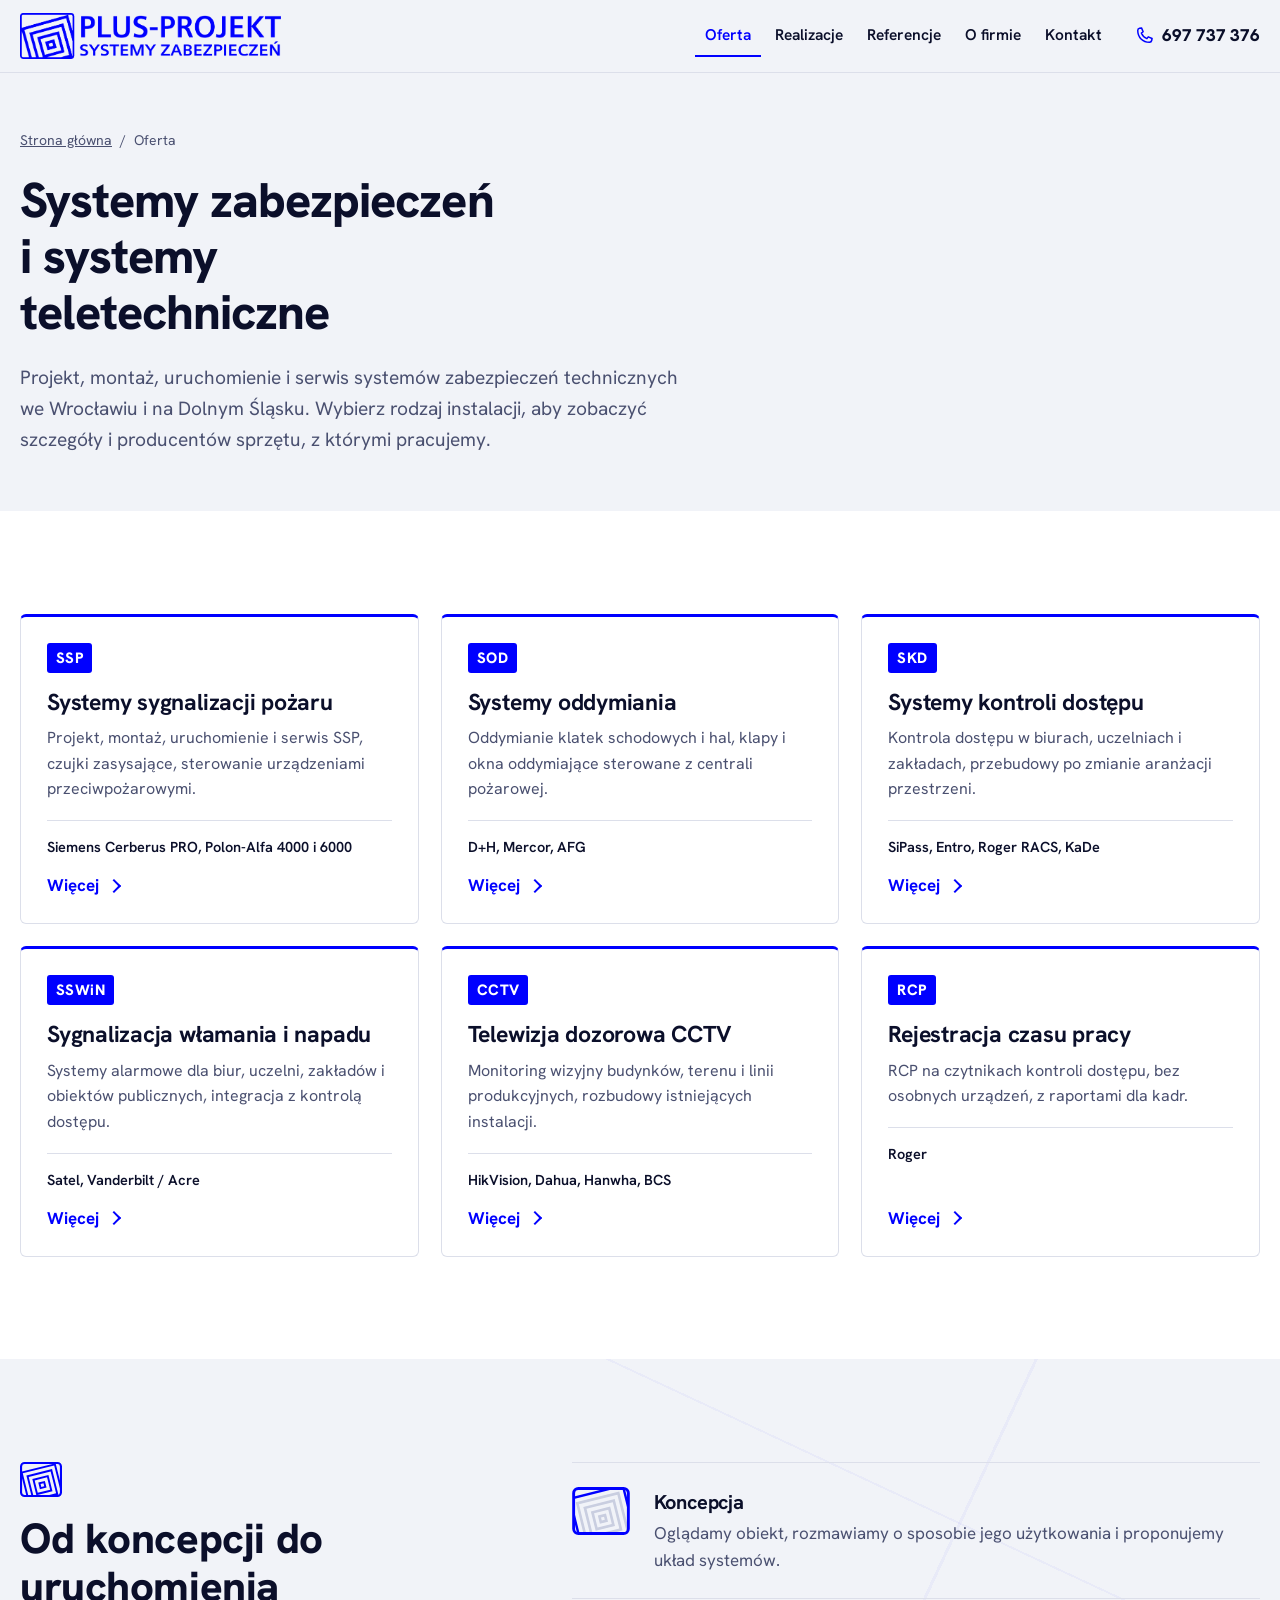
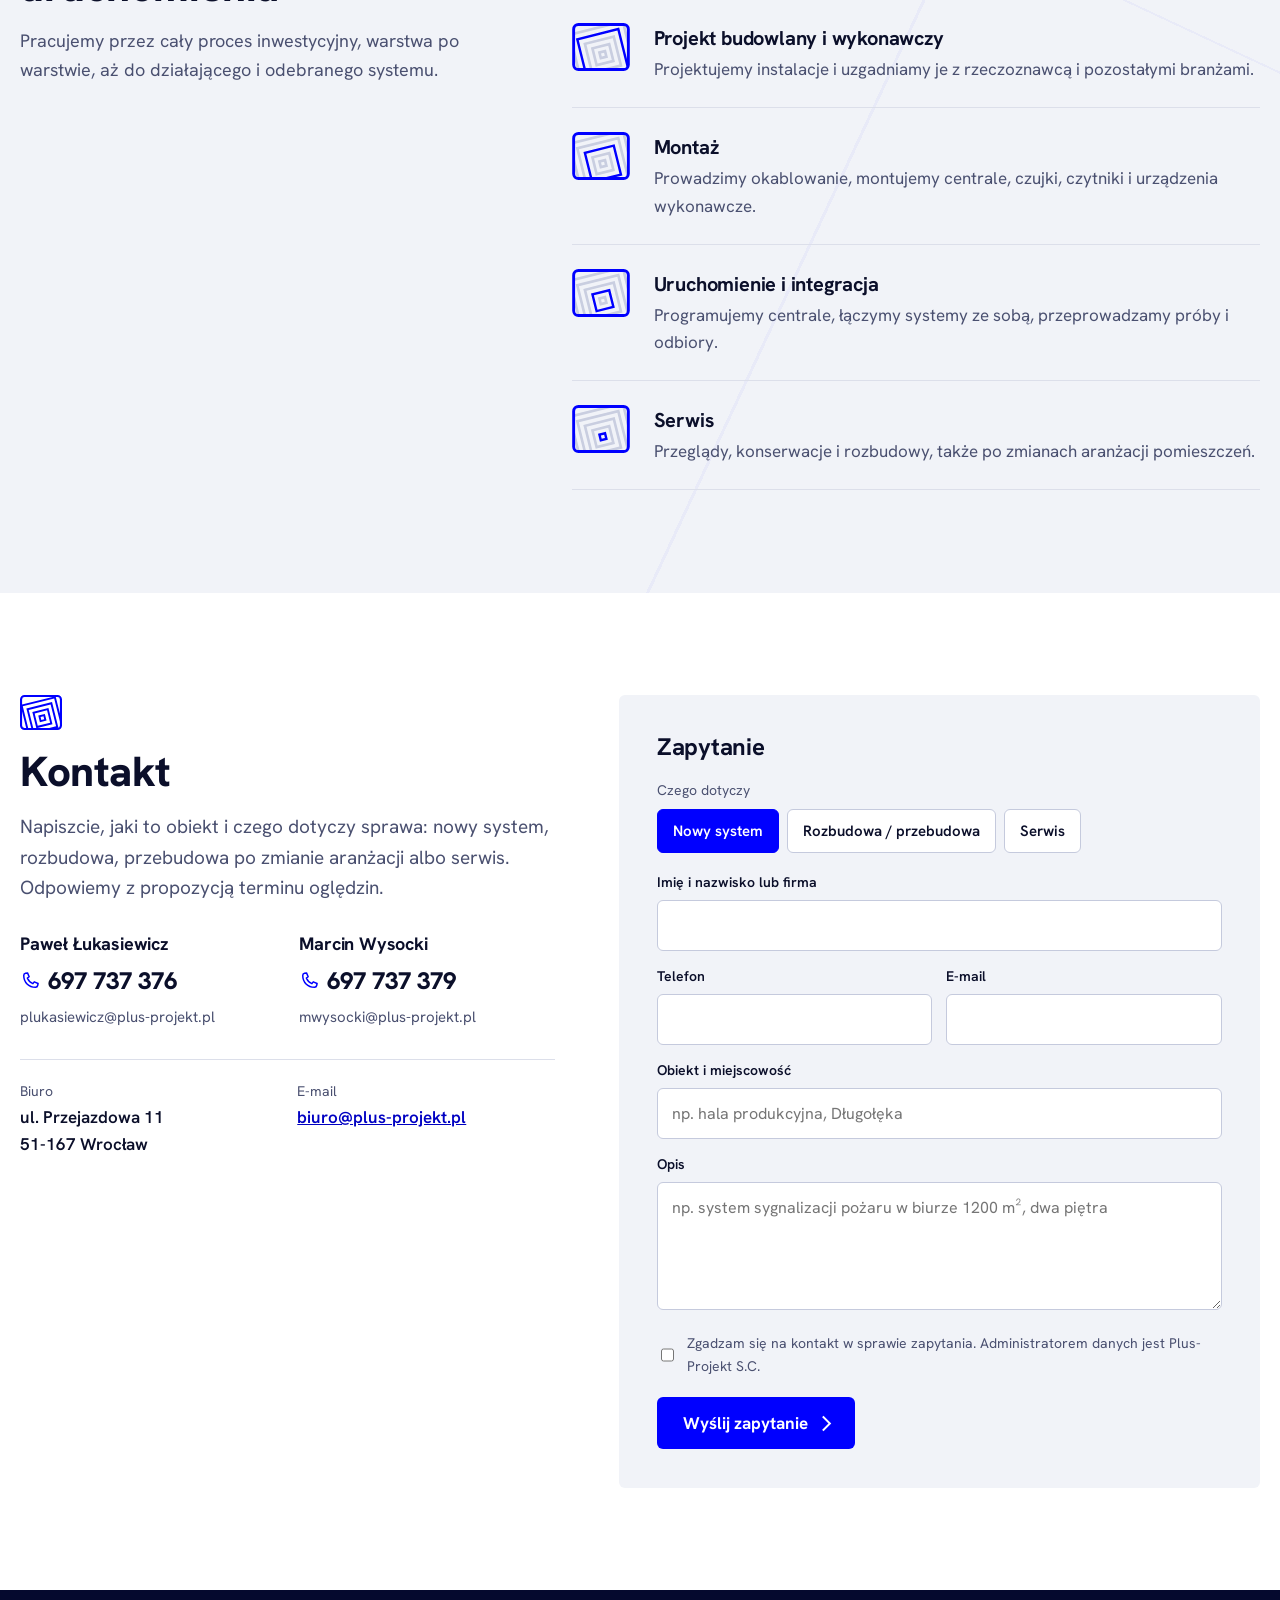
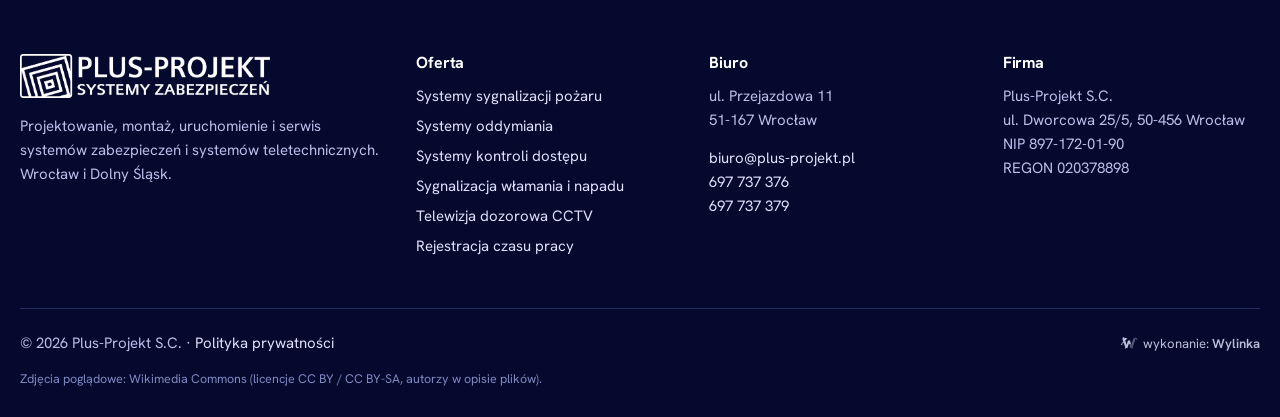
<file: oferta.html>
<!doctype html>
<html lang="pl">
<head>
<meta charset="utf-8">
<meta name="viewport" content="width=device-width,initial-scale=1,viewport-fit=cover">
<meta name="robots" content="noindex, nofollow" data-podglad>
<title>Oferta: systemy zabezpieczeń i teletechniczne Wrocław | Plus-Projekt</title>
<meta name="description" content="Systemy teletechniczne i zabezpieczeń we Wrocławiu: sygnalizacja pożaru, kontrola dostępu, oddymianie, SSWiN, CCTV, rejestracja czasu pracy. Projekt, montaż, serwis.">
<meta name="theme-color" content="#0000FF">
<link rel="icon" href="img/favicon-32.png" sizes="32x32" type="image/png">
<link rel="icon" href="img/favicon-192.png" sizes="192x192" type="image/png">
<link rel="apple-touch-icon" href="img/favicon-180.png">
<link rel="preload" as="font" type="font/woff2" href="fonts/hanken-rdzen.woff2" crossorigin>
<link rel="stylesheet" href="style.css?v=2711b">
<script type="application/ld+json">{"@context": "https://schema.org", "@type": "BreadcrumbList", "itemListElement": [{"@type": "ListItem", "position": 1, "name": "Strona główna", "item": "https://plus-projekt.pl/"}, {"@type": "ListItem", "position": 2, "name": "Oferta"}]}</script>
</head>
<body>
<a class="skip" href="#tresc">Przejdź do treści</a>
<header class="top" id="top"><div class="wrap topin"><a class="logo" href="./" aria-label="Plus-Projekt, systemy zabezpieczeń - strona główna"><img src="img/logo.png" width="1481" height="261" alt="Plus-Projekt, systemy zabezpieczeń"></a>
<nav class="nav" id="nav" aria-label="Menu główne"><ul><li><a href="oferta" aria-current="page">Oferta</a></li><li><a href="realizacje">Realizacje</a></li><li><a href="referencje">Referencje</a></li><li><a href="o-firmie">O firmie</a></li><li><a href="kontakt">Kontakt</a></li></ul>
<a class="navtel" href="tel:+48697737376"><svg viewBox="0 0 24 24" aria-hidden="true"><path d="M6.6 2.8 9 2.3l2 4.6-2.2 1.6a12 12 0 0 0 6.7 6.7l1.6-2.2 4.6 2-.5 2.4a2.6 2.6 0 0 1-2.6 2.1C10.4 19.5 4.5 13.6 4.5 5.4a2.6 2.6 0 0 1 2.1-2.6Z" fill="none" stroke="currentColor" stroke-width="1.8" stroke-linejoin="round"/></svg><span>697 737 376</span></a></nav>
<a class="toptel" href="tel:+48697737376"><svg viewBox="0 0 24 24" aria-hidden="true"><path d="M6.6 2.8 9 2.3l2 4.6-2.2 1.6a12 12 0 0 0 6.7 6.7l1.6-2.2 4.6 2-.5 2.4a2.6 2.6 0 0 1-2.6 2.1C10.4 19.5 4.5 13.6 4.5 5.4a2.6 2.6 0 0 1 2.1-2.6Z" fill="none" stroke="currentColor" stroke-width="1.8" stroke-linejoin="round"/></svg><span>697 737 376</span></a>
<button class="burger" aria-expanded="false" aria-controls="nav" aria-label="Otwórz menu"><i></i><i></i><i></i></button>
</div></header>
<main id="tresc">
<section class="phead krotki"><div class="wrap phin">
<nav class="okr" aria-label="Okruszki"><a href="./">Strona główna</a><span>/</span><span>Oferta</span></nav>
<h1>Systemy zabezpieczeń i systemy teletechniczne</h1>
<p class="hlead">Projekt, montaż, uruchomienie i serwis systemów zabezpieczeń technicznych we Wrocławiu i na Dolnym Śląsku. Wybierz rodzaj instalacji, aby zobaczyć szczegóły i producentów sprzętu, z którymi pracujemy.</p>
</div></section>
<section class="sec"><div class="wrap"><div class="ofg"><a class="ofk" href="systemy-sygnalizacji-pozaru-wroclaw"><span class="skr">SSP</span><h3>Systemy sygnalizacji pożaru</h3><p>Projekt, montaż, uruchomienie i serwis SSP, czujki zasysające, sterowanie urządzeniami przeciwpożarowymi.</p><p class="marki">Siemens Cerberus PRO, Polon-Alfa 4000 i 6000</p><span class="wiecej">Więcej</span></a><a class="ofk" href="systemy-oddymiania-wroclaw"><span class="skr">SOD</span><h3>Systemy oddymiania</h3><p>Oddymianie klatek schodowych i hal, klapy i okna oddymiające sterowane z centrali pożarowej.</p><p class="marki">D+H, Mercor, AFG</p><span class="wiecej">Więcej</span></a><a class="ofk" href="systemy-kontroli-dostepu-wroclaw"><span class="skr">SKD</span><h3>Systemy kontroli dostępu</h3><p>Kontrola dostępu w biurach, uczelniach i zakładach, przebudowy po zmianie aranżacji przestrzeni.</p><p class="marki">SiPass, Entro, Roger RACS, KaDe</p><span class="wiecej">Więcej</span></a><a class="ofk" href="systemy-sygnalizacji-wlamania-wroclaw"><span class="skr">SSWiN</span><h3>Sygnalizacja włamania i napadu</h3><p>Systemy alarmowe dla biur, uczelni, zakładów i obiektów publicznych, integracja z kontrolą dostępu.</p><p class="marki">Satel, Vanderbilt / Acre</p><span class="wiecej">Więcej</span></a><a class="ofk" href="monitoring-cctv-wroclaw"><span class="skr">CCTV</span><h3>Telewizja dozorowa CCTV</h3><p>Monitoring wizyjny budynków, terenu i linii produkcyjnych, rozbudowy istniejących instalacji.</p><p class="marki">HikVision, Dahua, Hanwha, BCS</p><span class="wiecej">Więcej</span></a><a class="ofk" href="rejestracja-czasu-pracy-wroclaw"><span class="skr">RCP</span><h3>Rejestracja czasu pracy</h3><p>RCP na czytnikach kontroli dostępu, bez osobnych urządzeń, z raportami dla kadr.</p><p class="marki">Roger</p><span class="wiecej">Więcej</span></a></div></div></section>
<section class="sec proces szare"><div class="wrap pgrid">
<div class="shead"><svg class="gl mk" viewBox="0 0 120 100" aria-hidden="true" focusable="false"><defs><clipPath id="cmk0"><rect x="4" y="4" width="112" height="92" rx="8"/></clipPath></defs><g clip-path="url(#cmk0)"><g fill="none" stroke="currentColor" stroke-width="5.5" transform="rotate(-14 64 66)"><rect x="15" y="17" width="98" height="98"/><rect x="29" y="31" width="70" height="70"/><rect x="43" y="45" width="42" height="42"/><rect x="57" y="59" width="14" height="14"/></g></g><rect x="3" y="3" width="114" height="94" rx="10" fill="none" stroke="currentColor" stroke-width="6"/></svg><h2>Od koncepcji do uruchomienia</h2>
<p>Pracujemy przez cały proces inwestycyjny, warstwa po warstwie, aż do działającego i odebranego systemu.</p></div>
<ol class="kroki"><li><svg class="gl kg" viewBox="0 0 120 100" aria-hidden="true" focusable="false"><defs><clipPath id="ckg1"><rect x="4" y="4" width="112" height="92" rx="8"/></clipPath></defs><g clip-path="url(#ckg1)"><g fill="none" stroke="currentColor" stroke-width="5.5" transform="rotate(-14 64 66)"><rect class="off" x="20" y="22" width="88" height="88"/><rect class="off" x="33" y="35" width="62" height="62"/><rect class="off" x="46" y="48" width="36" height="36"/><rect class="off" x="58" y="60" width="12" height="12"/><rect class="on" x="7" y="9" width="114" height="114"/></g></g><rect x="3" y="3" width="114" height="94" rx="10" fill="none" stroke="currentColor" stroke-width="6"/></svg><div><h3>Koncepcja</h3><p>Oglądamy obiekt, rozmawiamy o sposobie jego użytkowania i proponujemy układ systemów.</p></div></li><li><svg class="gl kg" viewBox="0 0 120 100" aria-hidden="true" focusable="false"><defs><clipPath id="ckg2"><rect x="4" y="4" width="112" height="92" rx="8"/></clipPath></defs><g clip-path="url(#ckg2)"><g fill="none" stroke="currentColor" stroke-width="5.5" transform="rotate(-14 64 66)"><rect class="off" x="7" y="9" width="114" height="114"/><rect class="off" x="33" y="35" width="62" height="62"/><rect class="off" x="46" y="48" width="36" height="36"/><rect class="off" x="58" y="60" width="12" height="12"/><rect class="on" x="20" y="22" width="88" height="88"/></g></g><rect x="3" y="3" width="114" height="94" rx="10" fill="none" stroke="currentColor" stroke-width="6"/></svg><div><h3>Projekt budowlany i wykonawczy</h3><p>Projektujemy instalacje i uzgadniamy je z rzeczoznawcą i pozostałymi branżami.</p></div></li><li><svg class="gl kg" viewBox="0 0 120 100" aria-hidden="true" focusable="false"><defs><clipPath id="ckg3"><rect x="4" y="4" width="112" height="92" rx="8"/></clipPath></defs><g clip-path="url(#ckg3)"><g fill="none" stroke="currentColor" stroke-width="5.5" transform="rotate(-14 64 66)"><rect class="off" x="7" y="9" width="114" height="114"/><rect class="off" x="20" y="22" width="88" height="88"/><rect class="off" x="46" y="48" width="36" height="36"/><rect class="off" x="58" y="60" width="12" height="12"/><rect class="on" x="33" y="35" width="62" height="62"/></g></g><rect x="3" y="3" width="114" height="94" rx="10" fill="none" stroke="currentColor" stroke-width="6"/></svg><div><h3>Montaż</h3><p>Prowadzimy okablowanie, montujemy centrale, czujki, czytniki i urządzenia wykonawcze.</p></div></li><li><svg class="gl kg" viewBox="0 0 120 100" aria-hidden="true" focusable="false"><defs><clipPath id="ckg4"><rect x="4" y="4" width="112" height="92" rx="8"/></clipPath></defs><g clip-path="url(#ckg4)"><g fill="none" stroke="currentColor" stroke-width="5.5" transform="rotate(-14 64 66)"><rect class="off" x="7" y="9" width="114" height="114"/><rect class="off" x="20" y="22" width="88" height="88"/><rect class="off" x="33" y="35" width="62" height="62"/><rect class="off" x="58" y="60" width="12" height="12"/><rect class="on" x="46" y="48" width="36" height="36"/></g></g><rect x="3" y="3" width="114" height="94" rx="10" fill="none" stroke="currentColor" stroke-width="6"/></svg><div><h3>Uruchomienie i integracja</h3><p>Programujemy centrale, łączymy systemy ze sobą, przeprowadzamy próby i odbiory.</p></div></li><li><svg class="gl kg" viewBox="0 0 120 100" aria-hidden="true" focusable="false"><defs><clipPath id="ckg5"><rect x="4" y="4" width="112" height="92" rx="8"/></clipPath></defs><g clip-path="url(#ckg5)"><g fill="none" stroke="currentColor" stroke-width="5.5" transform="rotate(-14 64 66)"><rect class="off" x="7" y="9" width="114" height="114"/><rect class="off" x="20" y="22" width="88" height="88"/><rect class="off" x="33" y="35" width="62" height="62"/><rect class="off" x="46" y="48" width="36" height="36"/><rect class="on" x="58" y="60" width="12" height="12"/></g></g><rect x="3" y="3" width="114" height="94" rx="10" fill="none" stroke="currentColor" stroke-width="6"/></svg><div><h3>Serwis</h3><p>Przeglądy, konserwacje i rozbudowy, także po zmianach aranżacji pomieszczeń.</p></div></li></ol>
</div></section>
<section class="sec kontakt" id="kontakt"><div class="wrap kgrid">
<div class="kinfo"><svg class="gl mk" viewBox="0 0 120 100" aria-hidden="true" focusable="false"><defs><clipPath id="cmk0"><rect x="4" y="4" width="112" height="92" rx="8"/></clipPath></defs><g clip-path="url(#cmk0)"><g fill="none" stroke="currentColor" stroke-width="5.5" transform="rotate(-14 64 66)"><rect x="15" y="17" width="98" height="98"/><rect x="29" y="31" width="70" height="70"/><rect x="43" y="45" width="42" height="42"/><rect x="57" y="59" width="14" height="14"/></g></g><rect x="3" y="3" width="114" height="94" rx="10" fill="none" stroke="currentColor" stroke-width="6"/></svg>
<h2>Kontakt</h2>
<p class="lead">Napiszcie, jaki to obiekt i czego dotyczy sprawa: nowy system, rozbudowa, przebudowa po zmianie aranżacji albo serwis. Odpowiemy z propozycją terminu oględzin.</p>
<div class="osoby">
<div class="osoba"><h3>Paweł Łukasiewicz</h3><a class="duzytel" href="tel:+48697737376"><svg viewBox="0 0 24 24" aria-hidden="true"><path d="M6.6 2.8 9 2.3l2 4.6-2.2 1.6a12 12 0 0 0 6.7 6.7l1.6-2.2 4.6 2-.5 2.4a2.6 2.6 0 0 1-2.6 2.1C10.4 19.5 4.5 13.6 4.5 5.4a2.6 2.6 0 0 1 2.1-2.6Z" fill="none" stroke="currentColor" stroke-width="1.8" stroke-linejoin="round"/></svg>697 737 376</a><a href="mailto:plukasiewicz@plus-projekt.pl">plukasiewicz@plus-projekt.pl</a></div>
<div class="osoba"><h3>Marcin Wysocki</h3><a class="duzytel" href="tel:+48697737379"><svg viewBox="0 0 24 24" aria-hidden="true"><path d="M6.6 2.8 9 2.3l2 4.6-2.2 1.6a12 12 0 0 0 6.7 6.7l1.6-2.2 4.6 2-.5 2.4a2.6 2.6 0 0 1-2.6 2.1C10.4 19.5 4.5 13.6 4.5 5.4a2.6 2.6 0 0 1 2.1-2.6Z" fill="none" stroke="currentColor" stroke-width="1.8" stroke-linejoin="round"/></svg>697 737 379</a><a href="mailto:mwysocki@plus-projekt.pl">mwysocki@plus-projekt.pl</a></div>
</div>
<dl class="kdane"><div><dt>Biuro</dt><dd>ul. Przejazdowa 11<br>51-167 Wrocław</dd></div><div><dt>E-mail</dt><dd><a href="mailto:biuro@plus-projekt.pl">biuro@plus-projekt.pl</a></dd></div></dl>
</div>
<form class="form" id="form" novalidate>
<h3>Zapytanie</h3>
<fieldset class="chips"><legend>Czego dotyczy</legend>
<label><input type="radio" name="typ" value="nowy" checked><span>Nowy system</span></label>
<label><input type="radio" name="typ" value="rozbudowa"><span>Rozbudowa / przebudowa</span></label>
<label><input type="radio" name="typ" value="serwis"><span>Serwis</span></label>
</fieldset>
<label class="pole"><span>Imię i nazwisko lub firma</span><input name="kto" autocomplete="name"></label>
<div class="dwa"><label class="pole"><span>Telefon</span><input name="tel" type="tel" autocomplete="tel"></label>
<label class="pole"><span>E-mail</span><input name="mail" type="email" autocomplete="email"></label></div>
<label class="pole"><span>Obiekt i miejscowość</span><input name="obiekt" placeholder="np. hala produkcyjna, Długołęka"></label>
<label class="pole"><span>Opis</span><textarea name="opis" rows="4" placeholder="np. system sygnalizacji pożaru w biurze 1200 m², dwa piętra"></textarea></label>
<label class="zgoda"><input type="checkbox" name="zgoda"><span>Zgadzam się na kontakt w sprawie zapytania. Administratorem danych jest Plus-Projekt S.C.</span></label>
<button class="btn" type="submit">Wyślij zapytanie</button>
<p class="fmsg" role="status" hidden>To podgląd strony, formularz zacznie wysyłać wiadomości na docelowej stronie.</p>
</form>
</div></section>
</main>
<footer class="foot"><div class="wrap">
<div class="fgrid">
<div class="fcol fbrand"><a class="logo" href="./" aria-label="Plus-Projekt, systemy zabezpieczeń - strona główna"><img src="img/logo-biale.png" width="1481" height="261" alt="Plus-Projekt, systemy zabezpieczeń" loading="lazy"></a><p>Projektowanie, montaż, uruchomienie i serwis systemów zabezpieczeń i systemów teletechnicznych. Wrocław i Dolny Śląsk.</p></div>
<div class="fcol"><h3>Oferta</h3><ul><li><a href="systemy-sygnalizacji-pozaru-wroclaw">Systemy sygnalizacji pożaru</a></li><li><a href="systemy-oddymiania-wroclaw">Systemy oddymiania</a></li><li><a href="systemy-kontroli-dostepu-wroclaw">Systemy kontroli dostępu</a></li><li><a href="systemy-sygnalizacji-wlamania-wroclaw">Sygnalizacja włamania i napadu</a></li><li><a href="monitoring-cctv-wroclaw">Telewizja dozorowa CCTV</a></li><li><a href="rejestracja-czasu-pracy-wroclaw">Rejestracja czasu pracy</a></li></ul></div>
<div class="fcol"><h3>Biuro</h3><p>ul. Przejazdowa 11<br>51-167 Wrocław</p><p><a href="mailto:biuro@plus-projekt.pl">biuro@plus-projekt.pl</a><br><a href="tel:+48697737376">697 737 376</a><br><a href="tel:+48697737379">697 737 379</a></p></div>
<div class="fcol"><h3>Firma</h3><p>Plus-Projekt S.C.<br>ul. Dworcowa 25/5, 50-456 Wrocław<br>NIP 897-172-01-90<br>REGON 020378898</p></div>
</div>
<div class="fbar"><span>© 2026 Plus-Projekt S.C. · <a href="#">Polityka prywatności</a></span><style>
.wylinka-badge{display:inline-flex;align-items:center;gap:.4em;color:inherit;text-decoration:none;font-size:.875em;line-height:1;opacity:.85}
.wylinka-badge:hover,.wylinka-badge:focus-visible{opacity:1}
.wylinka-badge:focus-visible{outline:2px solid currentColor;outline-offset:3px;border-radius:2px}
.wylinka-badge svg{width:18px;height:18px;flex:none;overflow:visible}
.wylinka-badge b{font-weight:600}
.wylinka-badge .wy-old{opacity:.45;transform-origin:40px 30px;transition:transform .32s cubic-bezier(.3,.7,.4,1),opacity .32s ease-out}
.wylinka-badge .wy-pod{opacity:0;transition:opacity .2s ease-out .08s}
.wylinka-badge:hover .wy-old,.wylinka-badge:focus-visible .wy-old{transform:translate(9px,7px) rotate(9deg);opacity:0}
.wylinka-badge:hover .wy-pod,.wylinka-badge:focus-visible .wy-pod{opacity:1}
@media (prefers-reduced-motion:reduce){.wylinka-badge .wy-old,.wylinka-badge .wy-pod{transition:none}.wylinka-badge:hover .wy-old,.wylinka-badge:focus-visible .wy-old{transform:none;opacity:.45}.wylinka-badge:hover .wy-pod,.wylinka-badge:focus-visible .wy-pod{opacity:0}}
</style>
<a class="wylinka-badge" href="https://wylinka.pl/?utm_source=plus-projekt.pl&amp;utm_medium=stopka&amp;utm_campaign=wykonanie" rel="noopener" title="Strona wykonana przez Wylinka"><svg viewBox="0 0 64 64" aria-hidden="true" focusable="false" fill="currentColor"><path d="M9.8 22.8l-1.2-7.9 2.2-3.7 15.5 4.6-.5 1.5-7.2 5.5 4.7 15.6 5-15.6 7 0 4.1 12.7-4.2-.9-2.6 1.8-.8-2.2-5.3 15.6-4.3 0 .4 .2-2.1 2.8-1.3-1.1 1.1-1.4-3.1 .2-.1-1.7 2.2-.1-5.7-16.5-4.8 .6-.8 3.1 0 .5-.3 .5 .8 2.2-1.6 .5-.4-1.3-.8 1.6-1.5-.8 .8-1.6-1.4 .6-.6-1.6 2.3-.8 .2-.4 1.3-4.8 5.9-.8-2.4-6.9zM15.2 13.7l-.1-.4-.4 .8-.1 .8 .1 1 .1 .4 .3 .7 .3-.9 .1-.7 0-.8z"/><path class="wy-pod" d="M37.1 49.8l-4.5-13.3 2.6-1.8 4.2 .9 .9 2.8 3-9.7 0-.5 .1-.8 3.2-8.4 .5-1 .6-1 .9-1.1 1.3-1 1.1-.7 1.4-.5 1.4-.3 .7 0 .9 0 1.2 .3 1.4 .6 .8 .5 .7 .7 .6 .7 .5 .9 .3 .9 .1 .9 0 .8-.2 .9-.5 .9-.5 .6-.7 .5-.7 .3-.1-.1 0-.1 .5-.5 .3-.7 .2-.5 0-.6-.1-.6-.3-.7-.4-.5-.4-.4-.5-.3-.6-.3-.7 0-.7 .1-.6 .1-.5 .4-.5 .5-.3 .5-.2 .7-.1 1.5-1.4 5.1-.8 3.3-.3 .7-.5 .7-6 17.5 1.9 .1-.1 1.7-3.1-.2 1.1 1.4-1.3 1.1-2.1-2.8 .4-.2z"/><path class="wy-old" d="M40.8 50l.4-.2-4.1 0-4.2-12.5 2.5-1.7 4.3 .9 .6 1.9 .6-1.6 0-.3 2.4-7.8 0-.5 .1-.8 3.2-8.4 .4-.8 .6-.9 .9-1.2 .9-.9 1.3-.8 1.4-.6 1.2-.3 1.4-.1 1.3 .1 .6 .2 .8 .3 1.1 .6 .9 .7 .7 .9 .5 .9 .3 .9 .1 1.1-.1 .9-.3 .9-.4 .7-.6 .7-.6 .4-.6 .2-.1-.1 0-.1 .5-.5 .3-.7 .2-.5 0-.5-.1-.6-.2-.6-.3-.5-.4-.5-.5-.3-.6-.3-.7-.1-.6 0-.6 .1-.6 .3-.6 .5-.3 .4-.2 .5-.1 .5-.1 1.5-1.4 5.1-.8 3.3-.3 .7-.5 .7-6 17.5 1.9 .1-.1 1.7-3.1-.2 1.1 1.4-1.3 1.1zM49.6 17.1l.6 1.7-1.5 1.9 .4 .4 1.8-2.1-.7-2.1zM48.1 28.3l.5 1.8-1.7 1.8 .4 .4 1.9-2-.6-2.2zM37.9 41.7l1.7-1.5-.4-.4-1.7 1.4zM42.6 38.7l-1.5 2.8 1.1 2-1.3 2.6 .5 .2 1.5-2.8-1.1-2 1.4-2.5z"/></svg><span>wykonanie: <b>Wylinka</b></span></a></div>
<p class="fnote">Zdjęcia poglądowe: Wikimedia Commons (licencje CC BY / CC BY-SA, autorzy w opisie plików).</p>
</div></footer>
<script src="app.js" defer></script>
</body>
</html>
</file>
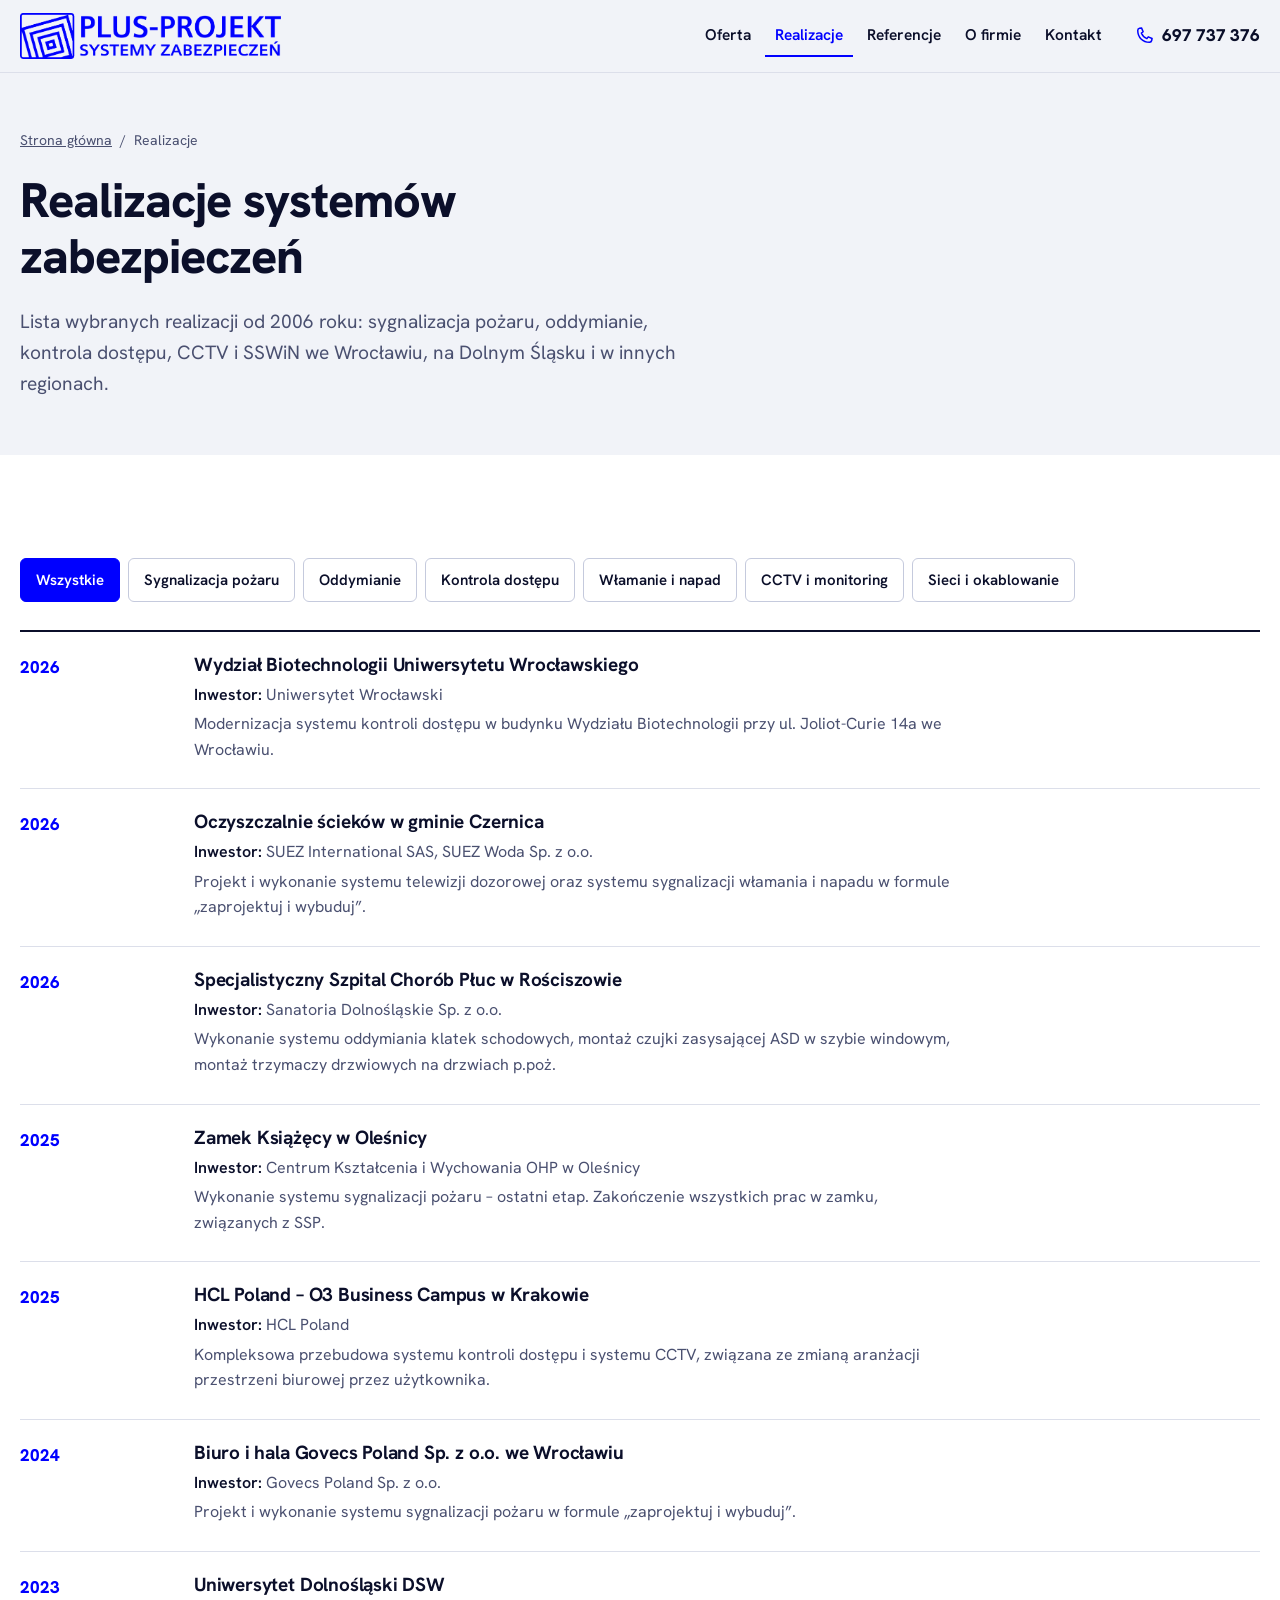
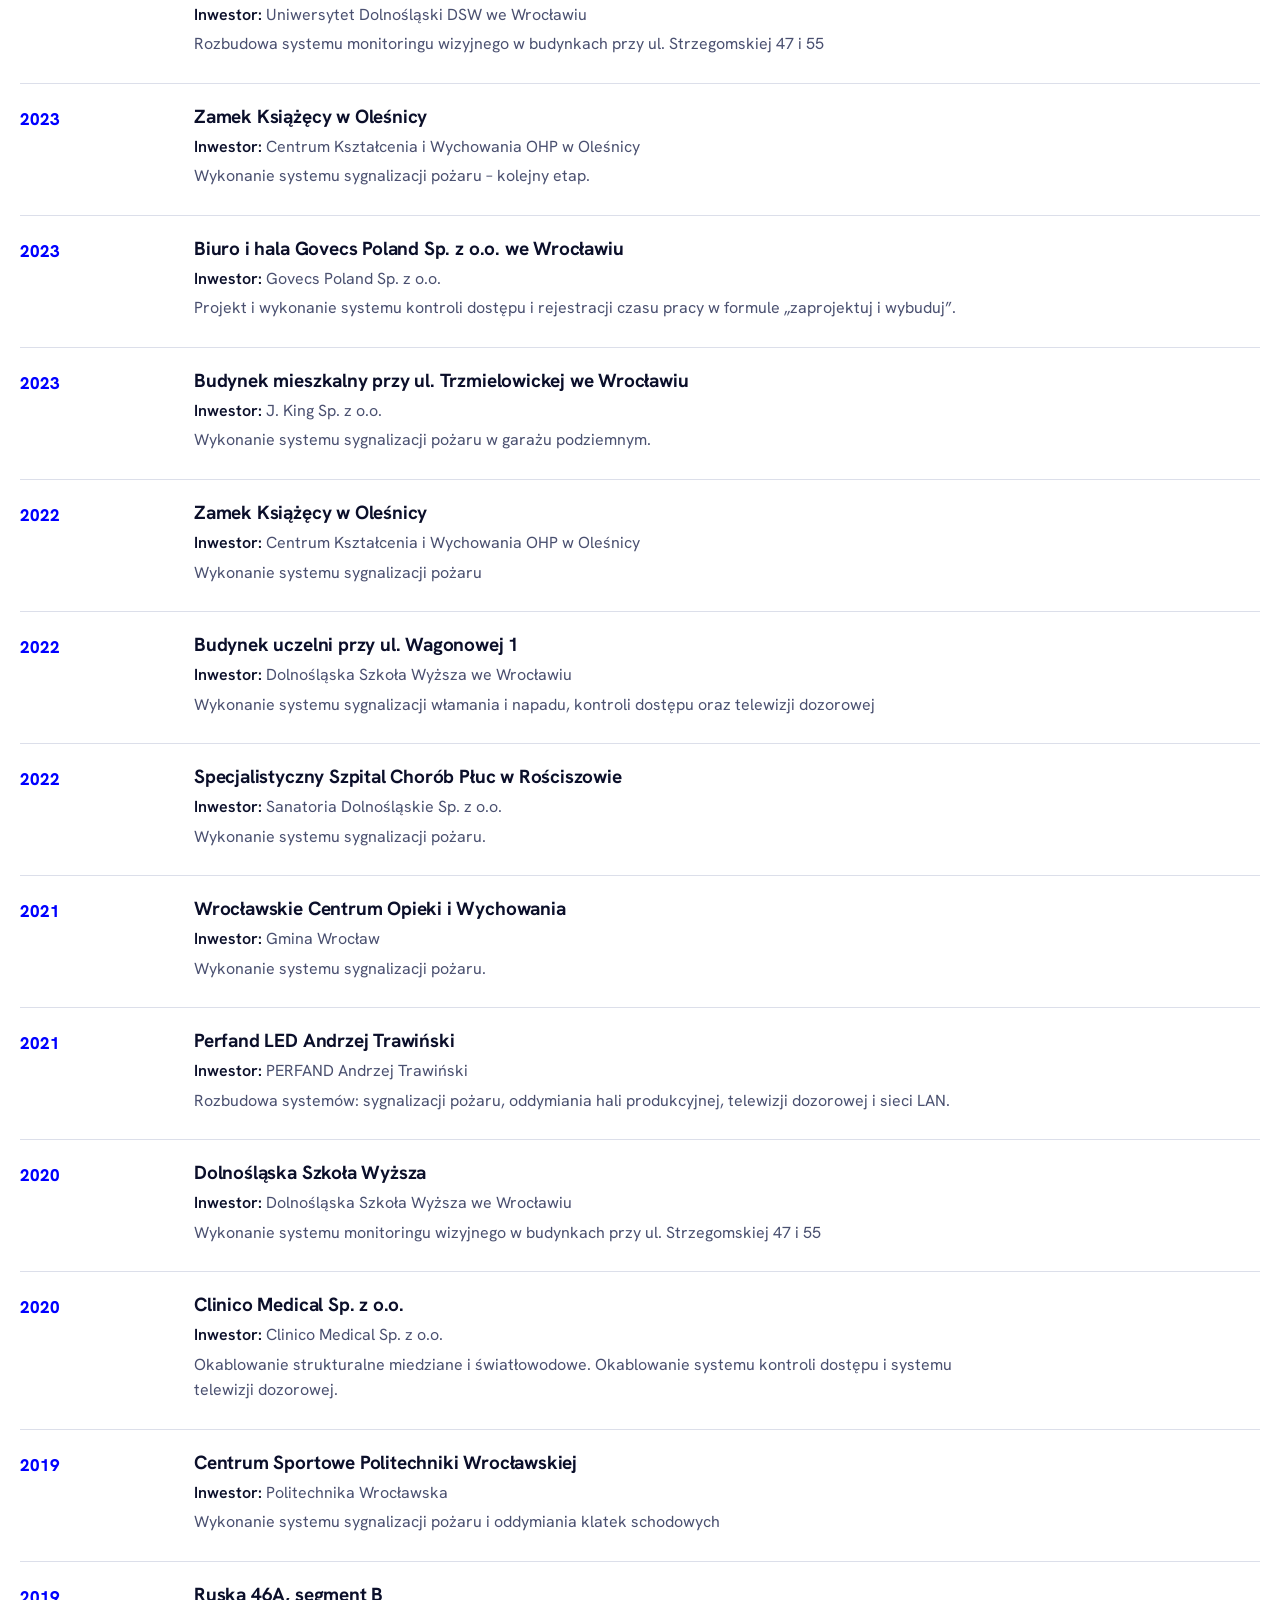
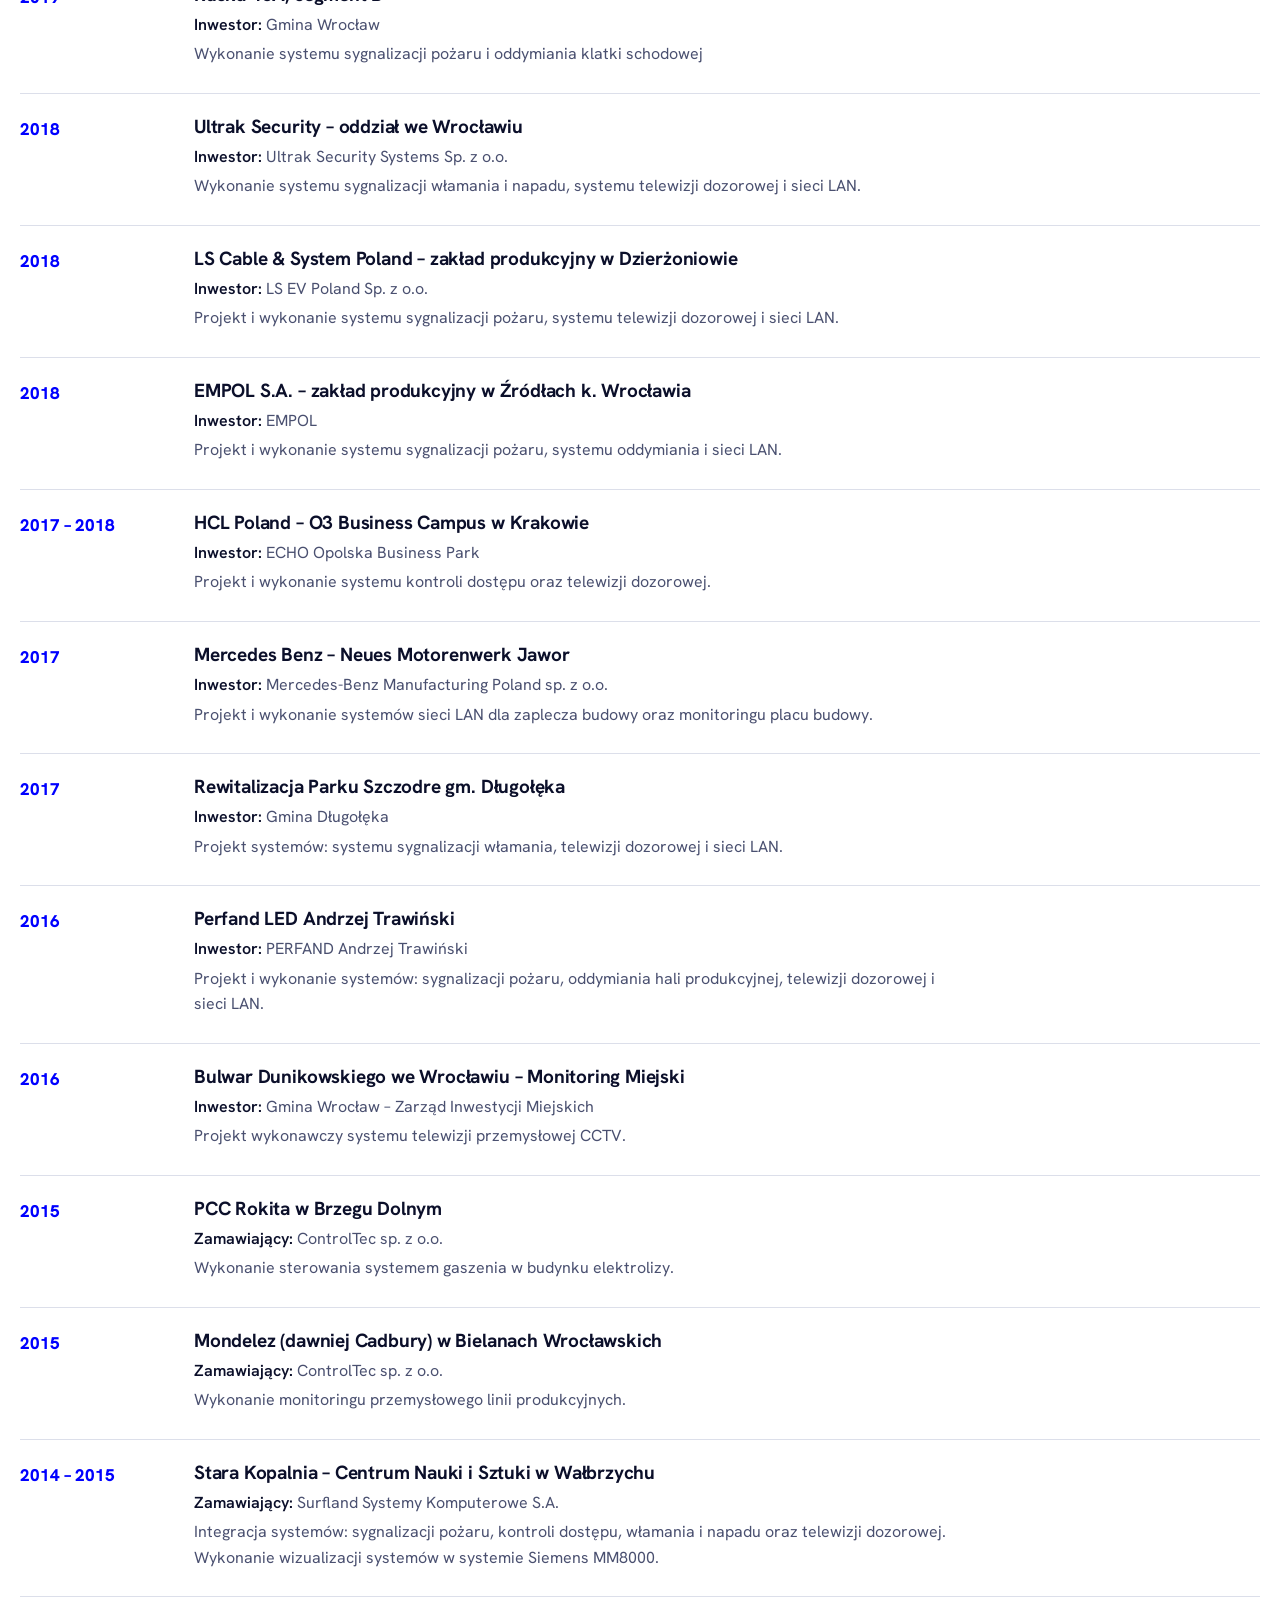
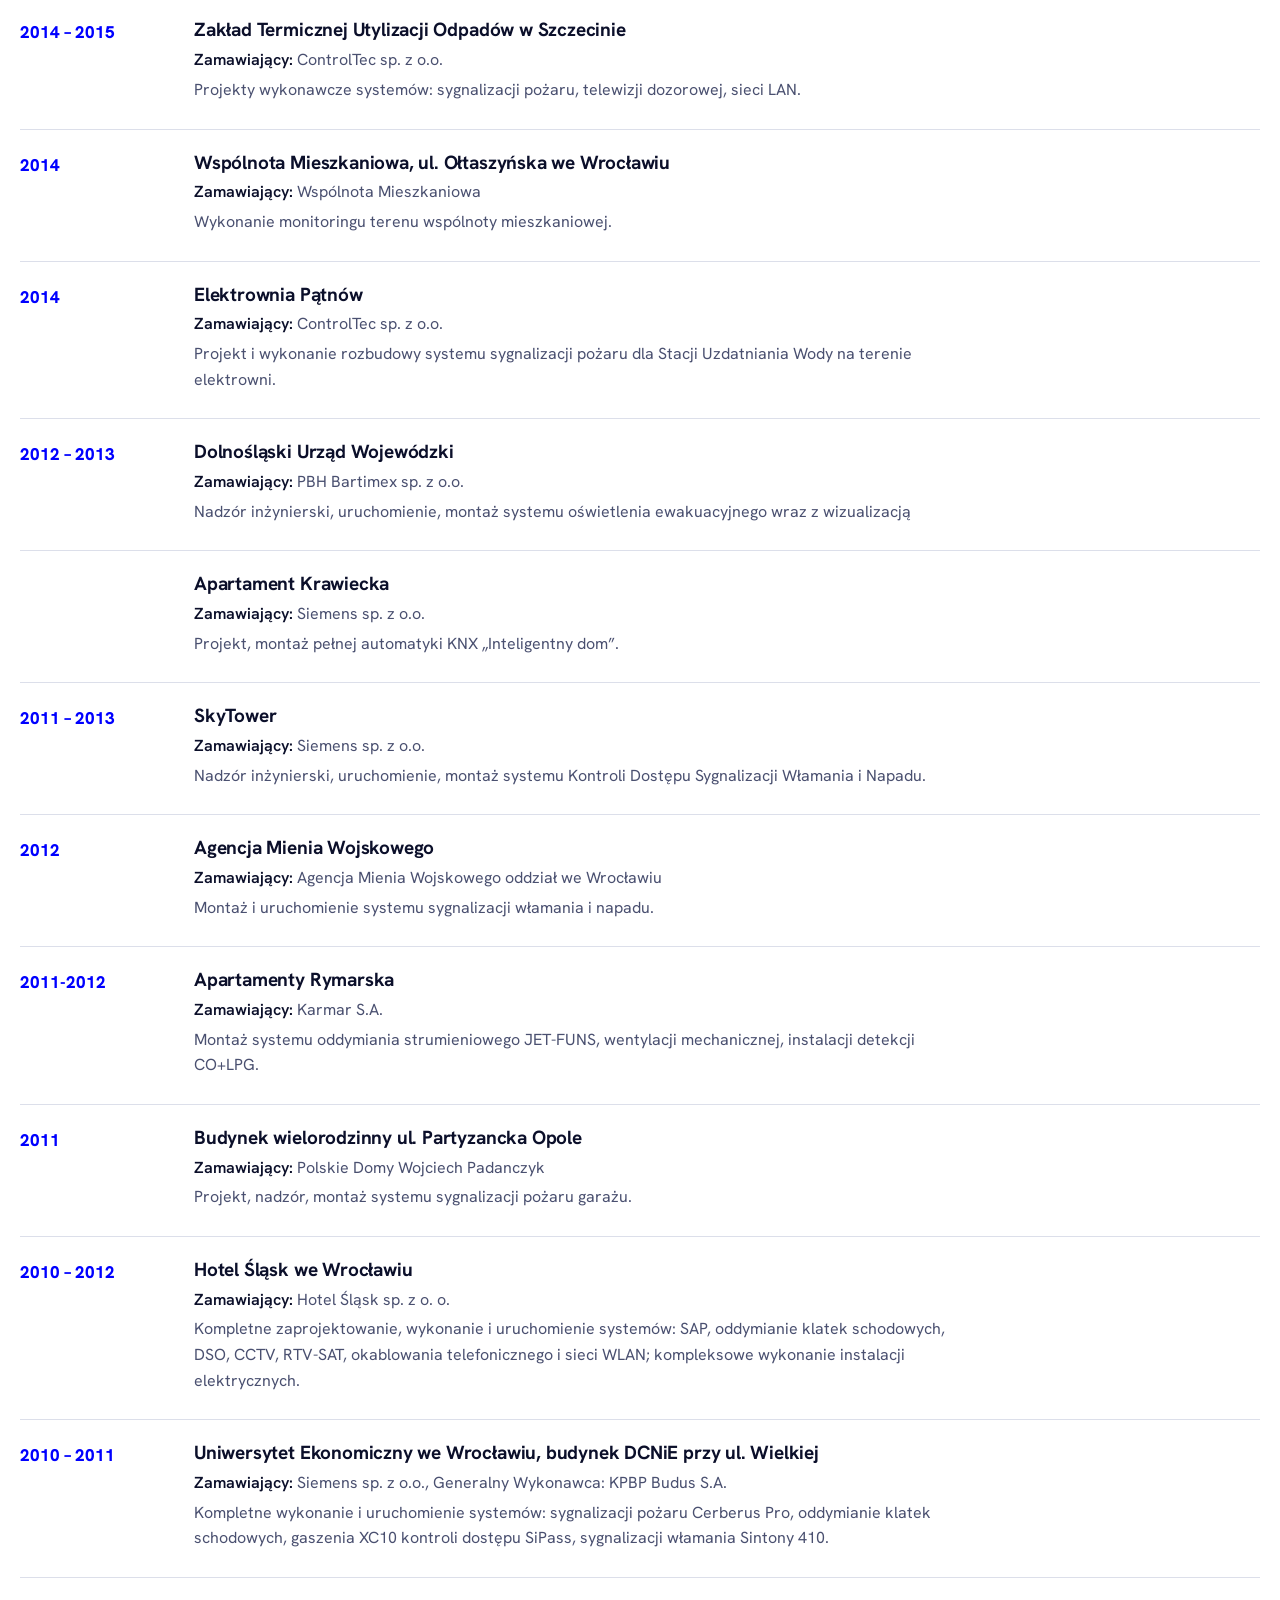
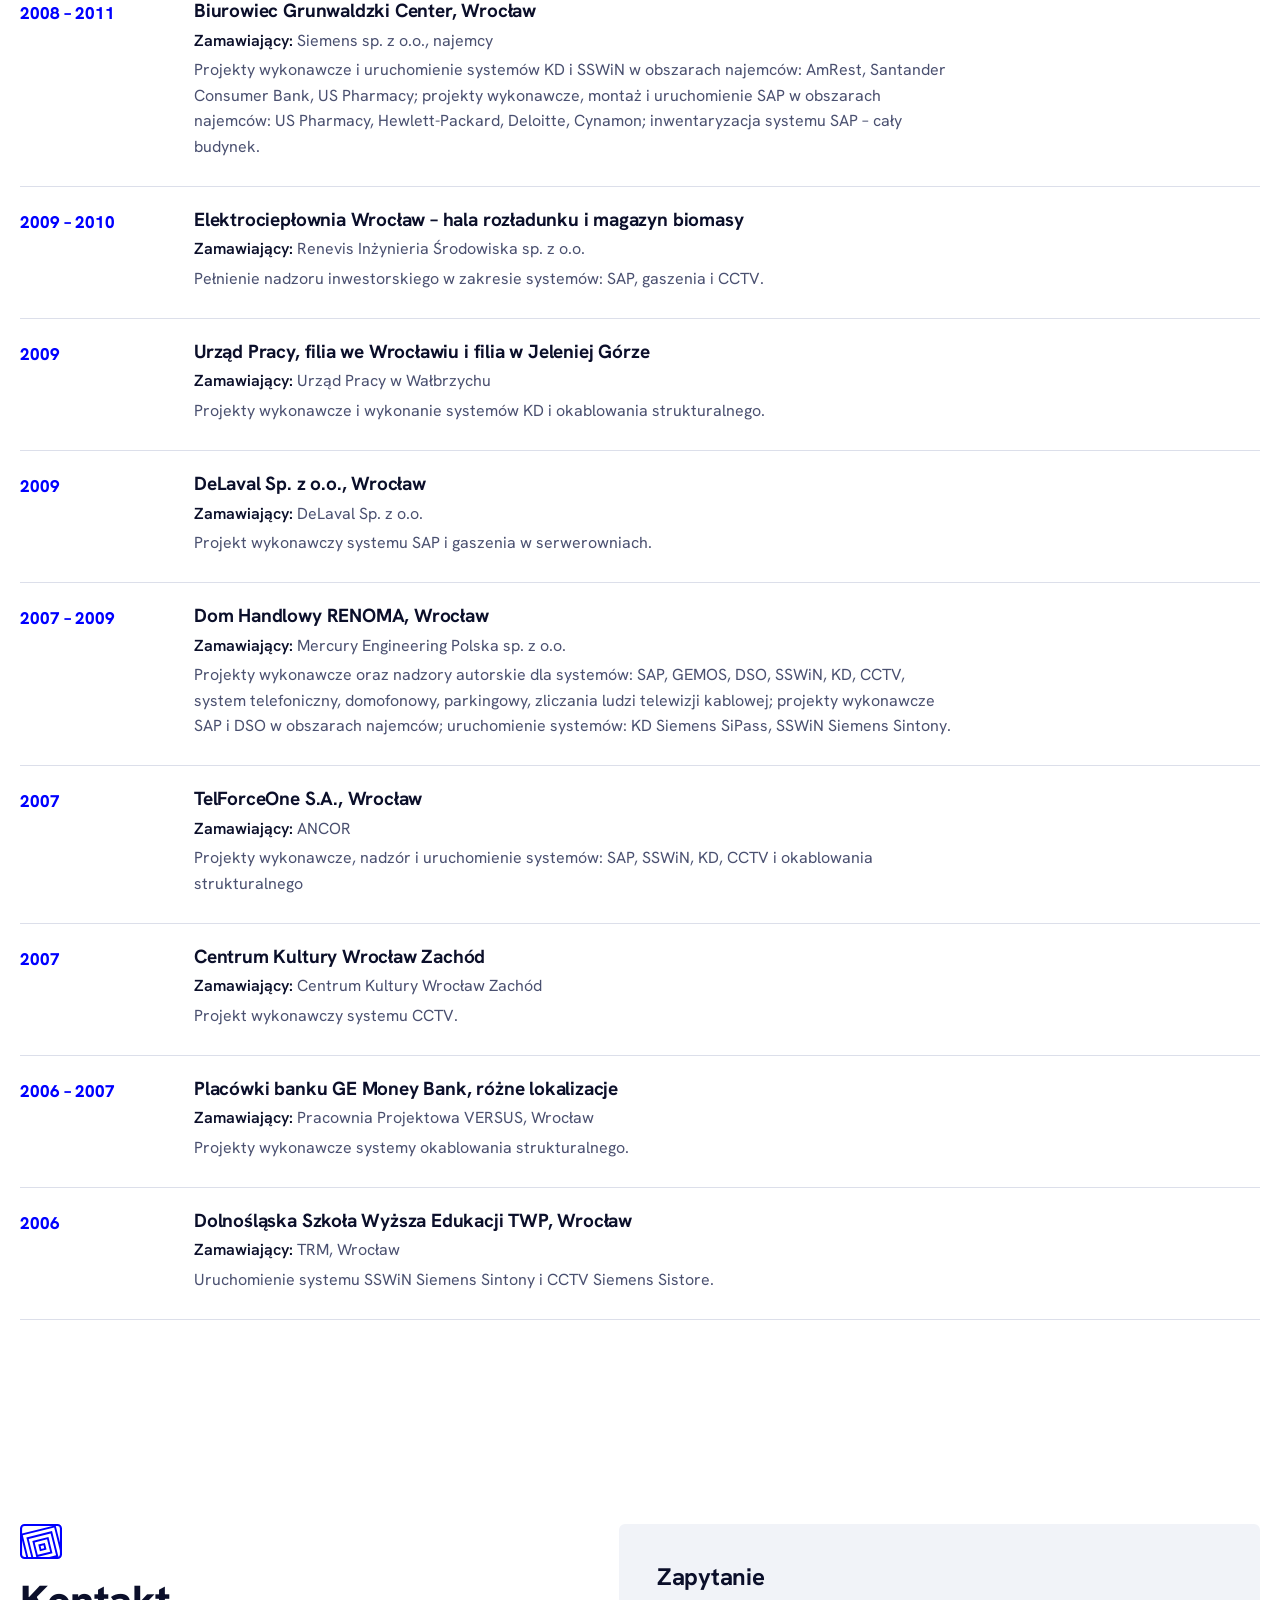
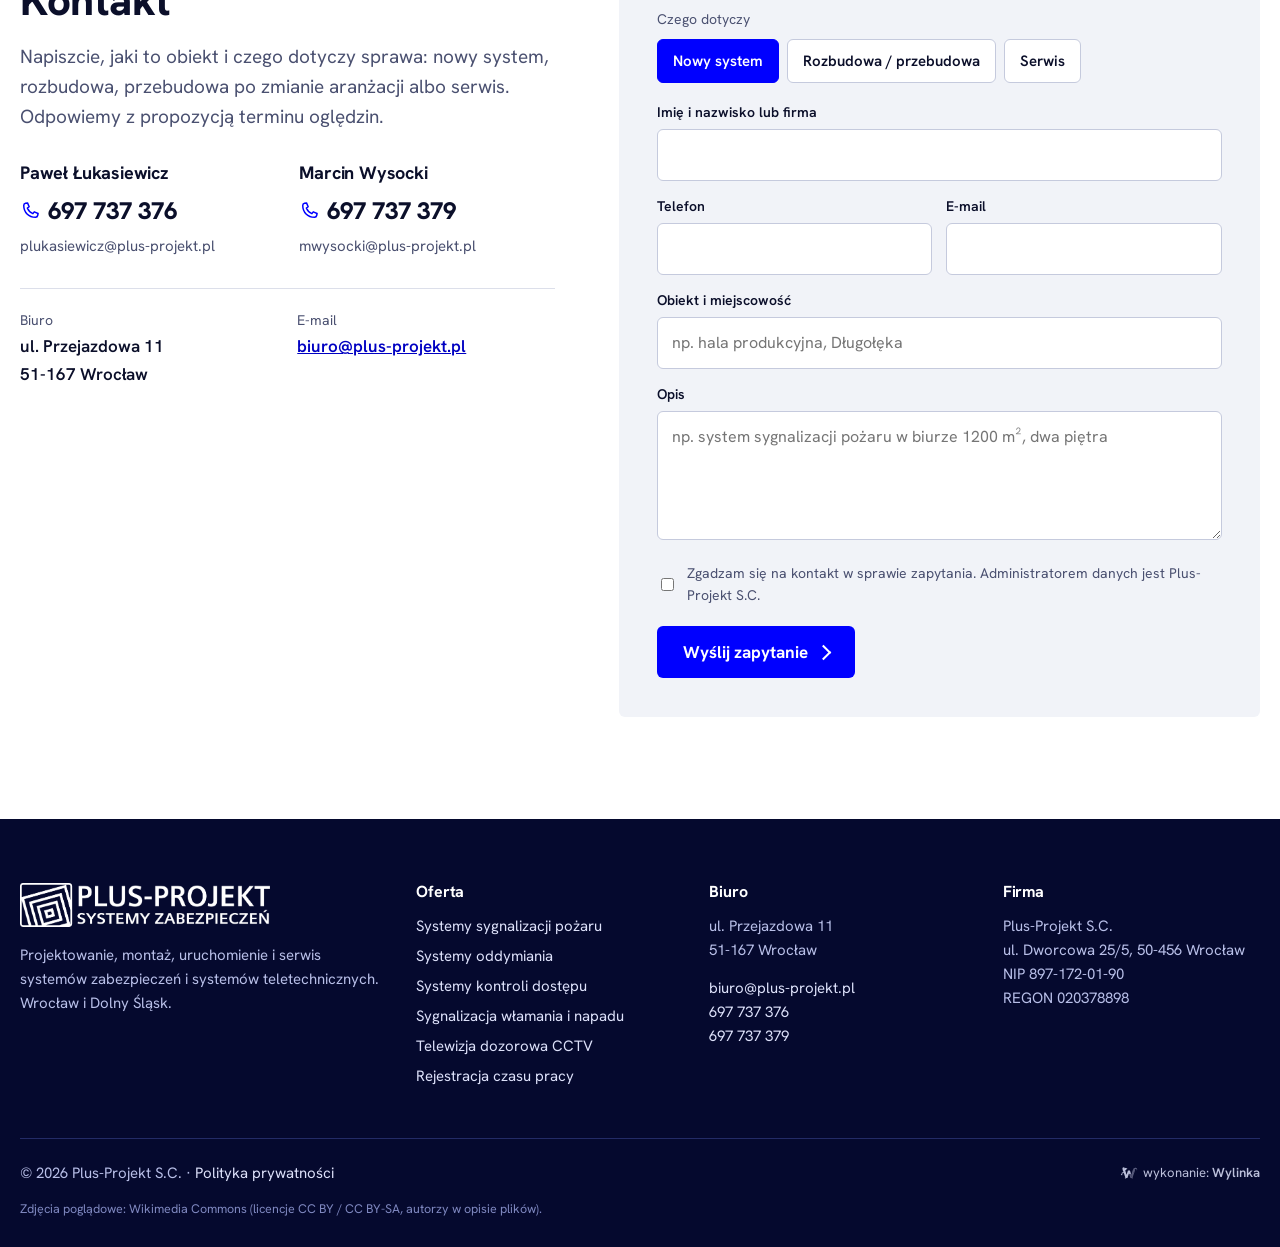
<file: realizacje.html>
<!doctype html>
<html lang="pl">
<head>
<meta charset="utf-8">
<meta name="viewport" content="width=device-width,initial-scale=1,viewport-fit=cover">
<meta name="robots" content="noindex, nofollow" data-podglad>
<title>Realizacje: sygnalizacja pożaru, kontrola dostępu, CCTV | Plus-Projekt Wrocław</title>
<meta name="description" content="Lista realizacji Plus-Projekt: systemy sygnalizacji pożaru, oddymiania, kontroli dostępu, CCTV i SSWiN we Wrocławiu i na Dolnym Śląsku od 2006 roku.">
<meta name="theme-color" content="#0000FF">
<link rel="icon" href="img/favicon-32.png" sizes="32x32" type="image/png">
<link rel="icon" href="img/favicon-192.png" sizes="192x192" type="image/png">
<link rel="apple-touch-icon" href="img/favicon-180.png">
<link rel="preload" as="font" type="font/woff2" href="fonts/hanken-rdzen.woff2" crossorigin>
<link rel="stylesheet" href="style.css?v=2711b">
<script type="application/ld+json">{"@context": "https://schema.org", "@type": "BreadcrumbList", "itemListElement": [{"@type": "ListItem", "position": 1, "name": "Strona główna", "item": "https://plus-projekt.pl/"}, {"@type": "ListItem", "position": 2, "name": "Realizacje"}]}</script>
</head>
<body>
<a class="skip" href="#tresc">Przejdź do treści</a>
<header class="top" id="top"><div class="wrap topin"><a class="logo" href="./" aria-label="Plus-Projekt, systemy zabezpieczeń - strona główna"><img src="img/logo.png" width="1481" height="261" alt="Plus-Projekt, systemy zabezpieczeń"></a>
<nav class="nav" id="nav" aria-label="Menu główne"><ul><li><a href="oferta">Oferta</a></li><li><a href="realizacje" aria-current="page">Realizacje</a></li><li><a href="referencje">Referencje</a></li><li><a href="o-firmie">O firmie</a></li><li><a href="kontakt">Kontakt</a></li></ul>
<a class="navtel" href="tel:+48697737376"><svg viewBox="0 0 24 24" aria-hidden="true"><path d="M6.6 2.8 9 2.3l2 4.6-2.2 1.6a12 12 0 0 0 6.7 6.7l1.6-2.2 4.6 2-.5 2.4a2.6 2.6 0 0 1-2.6 2.1C10.4 19.5 4.5 13.6 4.5 5.4a2.6 2.6 0 0 1 2.1-2.6Z" fill="none" stroke="currentColor" stroke-width="1.8" stroke-linejoin="round"/></svg><span>697 737 376</span></a></nav>
<a class="toptel" href="tel:+48697737376"><svg viewBox="0 0 24 24" aria-hidden="true"><path d="M6.6 2.8 9 2.3l2 4.6-2.2 1.6a12 12 0 0 0 6.7 6.7l1.6-2.2 4.6 2-.5 2.4a2.6 2.6 0 0 1-2.6 2.1C10.4 19.5 4.5 13.6 4.5 5.4a2.6 2.6 0 0 1 2.1-2.6Z" fill="none" stroke="currentColor" stroke-width="1.8" stroke-linejoin="round"/></svg><span>697 737 376</span></a>
<button class="burger" aria-expanded="false" aria-controls="nav" aria-label="Otwórz menu"><i></i><i></i><i></i></button>
</div></header>
<main id="tresc">
<section class="phead krotki"><div class="wrap phin">
<nav class="okr" aria-label="Okruszki"><a href="./">Strona główna</a><span>/</span><span>Realizacje</span></nav>
<h1>Realizacje systemów zabezpieczeń</h1>
<p class="hlead">Lista wybranych realizacji od 2006 roku: sygnalizacja pożaru, oddymianie, kontrola dostępu, CCTV i SSWiN we Wrocławiu, na Dolnym Śląsku i w innych regionach.</p>
</div></section>
<section class="sec"><div class="wrap">
<div class="filtry" role="group" aria-label="Filtr systemów"><button class="fch on" data-f="*">Wszystkie</button><button class="fch" data-f="ssp">Sygnalizacja pożaru</button><button class="fch" data-f="sod">Oddymianie</button><button class="fch" data-f="kd">Kontrola dostępu</button><button class="fch" data-f="sswin">Włamanie i napad</button><button class="fch" data-f="cctv">CCTV i monitoring</button><button class="fch" data-f="lan">Sieci i okablowanie</button></div>
<ul class="rlista" id="rlista"><li class="rrow" data-sys="kd"><span class="rrok">2026</span><div><h3>Wydział Biotechnologii Uniwersytetu Wrocławskiego</h3>
<p><b>Inwestor:</b> Uniwersytet Wrocławski</p><p>Modernizacja systemu kontroli dostępu w budynku Wydziału Biotechnologii przy ul. Joliot-Curie 14a we Wrocławiu.</p></div></li><li class="rrow" data-sys="sswin cctv"><span class="rrok">2026</span><div><h3>Oczyszczalnie ścieków w gminie Czernica</h3>
<p><b>Inwestor:</b> SUEZ International SAS, SUEZ Woda Sp. z o.o.</p><p>Projekt i wykonanie systemu telewizji dozorowej oraz systemu sygnalizacji włamania i napadu w formule „zaprojektuj i wybuduj”.</p></div></li><li class="rrow" data-sys="sod"><span class="rrok">2026</span><div><h3>Specjalistyczny Szpital Chorób Płuc w Rościszowie</h3>
<p><b>Inwestor:</b> Sanatoria Dolnośląskie Sp. z o.o.</p><p>Wykonanie systemu oddymiania klatek schodowych, montaż czujki zasysającej ASD w szybie windowym, montaż trzymaczy drzwiowych na drzwiach p.poż.</p></div></li><li class="rrow" data-sys="ssp"><span class="rrok">2025</span><div><h3>Zamek Książęcy w Oleśnicy</h3>
<p><b>Inwestor:</b> Centrum Kształcenia i Wychowania OHP w Oleśnicy</p><p>Wykonanie systemu sygnalizacji pożaru – ostatni etap. Zakończenie wszystkich prac w zamku, związanych z SSP.</p></div></li><li class="rrow" data-sys="kd cctv"><span class="rrok">2025</span><div><h3>HCL Poland – O3 Business Campus w Krakowie</h3>
<p><b>Inwestor:</b> HCL Poland</p><p>Kompleksowa przebudowa systemu kontroli dostępu i systemu CCTV, związana ze zmianą aranżacji przestrzeni biurowej przez użytkownika.</p></div></li><li class="rrow" data-sys="ssp"><span class="rrok">2024</span><div><h3>Biuro i hala Govecs Poland Sp. z o.o. we Wrocławiu</h3>
<p><b>Inwestor:</b> Govecs Poland Sp. z o.o.</p><p>Projekt i wykonanie systemu sygnalizacji pożaru w formule „zaprojektuj i wybuduj”.</p></div></li><li class="rrow" data-sys="cctv"><span class="rrok">2023</span><div><h3>Uniwersytet Dolnośląski DSW</h3>
<p><b>Inwestor:</b> Uniwersytet Dolnośląski DSW we Wrocławiu</p><p>Rozbudowa systemu monitoringu wizyjnego w budynkach przy ul. Strzegomskiej 47 i 55</p></div></li><li class="rrow" data-sys="ssp"><span class="rrok">2023</span><div><h3>Zamek Książęcy w Oleśnicy</h3>
<p><b>Inwestor:</b> Centrum Kształcenia i Wychowania OHP w Oleśnicy</p><p>Wykonanie systemu sygnalizacji pożaru – kolejny etap.</p></div></li><li class="rrow" data-sys="kd"><span class="rrok">2023</span><div><h3>Biuro i hala Govecs Poland Sp. z o.o. we Wrocławiu</h3>
<p><b>Inwestor:</b> Govecs Poland Sp. z o.o.</p><p>Projekt i wykonanie systemu kontroli dostępu i rejestracji czasu pracy w formule „zaprojektuj i wybuduj”.</p></div></li><li class="rrow" data-sys="ssp"><span class="rrok">2023</span><div><h3>Budynek mieszkalny przy ul. Trzmielowickej we Wrocławiu</h3>
<p><b>Inwestor:</b> J. King Sp. z o.o.</p><p>Wykonanie systemu sygnalizacji pożaru w garażu podziemnym.</p></div></li><li class="rrow" data-sys="ssp"><span class="rrok">2022</span><div><h3>Zamek Książęcy w Oleśnicy</h3>
<p><b>Inwestor:</b> Centrum Kształcenia i Wychowania OHP w Oleśnicy</p><p>Wykonanie systemu sygnalizacji pożaru</p></div></li><li class="rrow" data-sys="kd sswin cctv"><span class="rrok">2022</span><div><h3>Budynek uczelni przy ul. Wagonowej 1</h3>
<p><b>Inwestor:</b> Dolnośląska Szkoła Wyższa we Wrocławiu</p><p>Wykonanie systemu sygnalizacji włamania i napadu, kontroli dostępu oraz telewizji dozorowej</p></div></li><li class="rrow" data-sys="ssp"><span class="rrok">2022</span><div><h3>Specjalistyczny Szpital Chorób Płuc w Rościszowie</h3>
<p><b>Inwestor:</b> Sanatoria Dolnośląskie Sp. z o.o.</p><p>Wykonanie systemu sygnalizacji pożaru.</p></div></li><li class="rrow" data-sys="ssp"><span class="rrok">2021</span><div><h3>Wrocławskie Centrum Opieki i Wychowania</h3>
<p><b>Inwestor:</b> Gmina Wrocław</p><p>Wykonanie systemu sygnalizacji pożaru.</p></div></li><li class="rrow" data-sys="ssp sod cctv lan"><span class="rrok">2021</span><div><h3>Perfand LED Andrzej Trawiński</h3>
<p><b>Inwestor:</b> PERFAND Andrzej Trawiński</p><p>Rozbudowa systemów: sygnalizacji pożaru, oddymiania hali produkcyjnej, telewizji dozorowej i sieci LAN.</p></div></li><li class="rrow" data-sys="cctv"><span class="rrok">2020</span><div><h3>Dolnośląska Szkoła Wyższa</h3>
<p><b>Inwestor:</b> Dolnośląska Szkoła Wyższa we Wrocławiu</p><p>Wykonanie systemu monitoringu wizyjnego w budynkach przy ul. Strzegomskiej 47 i 55</p></div></li><li class="rrow" data-sys="kd cctv"><span class="rrok">2020</span><div><h3>Clinico Medical Sp. z o.o.</h3>
<p><b>Inwestor:</b> Clinico Medical Sp. z o.o.</p><p>Okablowanie strukturalne miedziane i światłowodowe. Okablowanie systemu kontroli dostępu i systemu telewizji dozorowej.</p></div></li><li class="rrow" data-sys="ssp sod"><span class="rrok">2019</span><div><h3>Centrum Sportowe Politechniki Wrocławskiej</h3>
<p><b>Inwestor:</b> Politechnika Wrocławska</p><p>Wykonanie systemu sygnalizacji pożaru i oddymiania klatek schodowych</p></div></li><li class="rrow" data-sys="ssp sod"><span class="rrok">2019</span><div><h3>Ruska 46A, segment B</h3>
<p><b>Inwestor:</b> Gmina Wrocław</p><p>Wykonanie systemu sygnalizacji pożaru i oddymiania klatki schodowej</p></div></li><li class="rrow" data-sys="sswin cctv lan"><span class="rrok">2018</span><div><h3>Ultrak Security – oddział we Wrocławiu</h3>
<p><b>Inwestor:</b> Ultrak Security Systems Sp. z o.o.</p><p>Wykonanie systemu sygnalizacji włamania i napadu, systemu telewizji dozorowej i sieci LAN.</p></div></li><li class="rrow" data-sys="ssp cctv lan"><span class="rrok">2018</span><div><h3>LS Cable &amp; System Poland – zakład produkcyjny w Dzierżoniowie</h3>
<p><b>Inwestor:</b> LS EV Poland Sp. z o.o.</p><p>Projekt i wykonanie systemu sygnalizacji pożaru, systemu telewizji dozorowej i sieci LAN.</p></div></li><li class="rrow" data-sys="ssp sod lan"><span class="rrok">2018</span><div><h3>EMPOL S.A. – zakład produkcyjny w Źródłach k. Wrocławia</h3>
<p><b>Inwestor:</b> EMPOL</p><p>Projekt i wykonanie systemu sygnalizacji pożaru, systemu oddymiania i sieci LAN.</p></div></li><li class="rrow" data-sys="kd cctv"><span class="rrok">2017 – 2018</span><div><h3>HCL Poland – O3 Business Campus w Krakowie</h3>
<p><b>Inwestor:</b> ECHO Opolska Business Park</p><p>Projekt i wykonanie systemu kontroli dostępu oraz telewizji dozorowej.</p></div></li><li class="rrow" data-sys="cctv lan"><span class="rrok">2017</span><div><h3>Mercedes Benz – Neues Motorenwerk Jawor</h3>
<p><b>Inwestor:</b> Mercedes-Benz Manufacturing Poland sp. z o.o.</p><p>Projekt i wykonanie systemów sieci LAN dla zaplecza budowy oraz monitoringu placu budowy.</p></div></li><li class="rrow" data-sys="sswin cctv lan"><span class="rrok">2017</span><div><h3>Rewitalizacja Parku Szczodre gm. Długołęka</h3>
<p><b>Inwestor:</b> Gmina Długołęka</p><p>Projekt systemów: systemu sygnalizacji włamania, telewizji dozorowej i sieci LAN.</p></div></li><li class="rrow" data-sys="ssp sod cctv lan"><span class="rrok">2016</span><div><h3>Perfand LED Andrzej Trawiński</h3>
<p><b>Inwestor:</b> PERFAND Andrzej Trawiński</p><p>Projekt i wykonanie systemów: sygnalizacji pożaru, oddymiania hali produkcyjnej, telewizji dozorowej i sieci LAN.</p></div></li><li class="rrow" data-sys="cctv"><span class="rrok">2016</span><div><h3>Bulwar Dunikowskiego we Wrocławiu – Monitoring Miejski</h3>
<p><b>Inwestor:</b> Gmina Wrocław – Zarząd Inwestycji Miejskich</p><p>Projekt wykonawczy systemu telewizji przemysłowej CCTV.</p></div></li><li class="rrow" data-sys=""><span class="rrok">2015</span><div><h3>PCC Rokita w Brzegu Dolnym</h3>
<p><b>Zamawiający:</b> ControlTec sp. z o.o.</p><p>Wykonanie sterowania systemem gaszenia w budynku elektrolizy.</p></div></li><li class="rrow" data-sys="cctv"><span class="rrok">2015</span><div><h3>Mondelez (dawniej Cadbury) w Bielanach Wrocławskich</h3>
<p><b>Zamawiający:</b> ControlTec sp. z o.o.</p><p>Wykonanie monitoringu przemysłowego linii produkcyjnych.</p></div></li><li class="rrow" data-sys="ssp kd sswin cctv"><span class="rrok">2014 – 2015</span><div><h3>Stara Kopalnia – Centrum Nauki i Sztuki w Wałbrzychu</h3>
<p><b>Zamawiający:</b> Surfland Systemy Komputerowe S.A.</p><p>Integracja systemów: sygnalizacji pożaru, kontroli dostępu, włamania i napadu oraz telewizji dozorowej. Wykonanie wizualizacji systemów w systemie Siemens MM8000.</p></div></li><li class="rrow" data-sys="ssp cctv lan"><span class="rrok">2014 – 2015</span><div><h3>Zakład Termicznej Utylizacji Odpadów w Szczecinie</h3>
<p><b>Zamawiający:</b> ControlTec sp. z o.o.</p><p>Projekty wykonawcze systemów: sygnalizacji pożaru, telewizji dozorowej, sieci LAN.</p></div></li><li class="rrow" data-sys="cctv"><span class="rrok">2014</span><div><h3>Wspólnota Mieszkaniowa, ul. Ołtaszyńska we Wrocławiu</h3>
<p><b>Zamawiający:</b> Wspólnota Mieszkaniowa</p><p>Wykonanie monitoringu terenu wspólnoty mieszkaniowej.</p></div></li><li class="rrow" data-sys="ssp"><span class="rrok">2014</span><div><h3>Elektrownia Pątnów</h3>
<p><b>Zamawiający:</b> ControlTec sp. z o.o.</p><p>Projekt i wykonanie rozbudowy systemu sygnalizacji pożaru dla Stacji Uzdatniania Wody na terenie elektrowni.</p></div></li><li class="rrow" data-sys=""><span class="rrok">2012 – 2013</span><div><h3>Dolnośląski Urząd Wojewódzki</h3>
<p><b>Zamawiający:</b> PBH Bartimex sp. z o.o.</p><p>Nadzór inżynierski, uruchomienie, montaż systemu oświetlenia ewakuacyjnego wraz z wizualizacją</p></div></li><li class="rrow" data-sys=""><span class="rrok">&nbsp;</span><div><h3>Apartament Krawiecka</h3>
<p><b>Zamawiający:</b> Siemens sp. z o.o.</p><p>Projekt, montaż pełnej automatyki KNX „Inteligentny dom”.</p></div></li><li class="rrow" data-sys="kd"><span class="rrok">2011 – 2013</span><div><h3>SkyTower</h3>
<p><b>Zamawiający:</b> Siemens sp. z o.o.</p><p>Nadzór inżynierski, uruchomienie, montaż systemu Kontroli Dostępu Sygnalizacji Włamania i Napadu.</p></div></li><li class="rrow" data-sys="sswin"><span class="rrok">2012</span><div><h3>Agencja Mienia Wojskowego</h3>
<p><b>Zamawiający:</b> Agencja Mienia Wojskowego oddział we Wrocławiu</p><p>Montaż i uruchomienie systemu sygnalizacji włamania i napadu.</p></div></li><li class="rrow" data-sys="sod"><span class="rrok">2011-2012</span><div><h3>Apartamenty Rymarska</h3>
<p><b>Zamawiający:</b> Karmar S.A.</p><p>Montaż systemu oddymiania strumieniowego JET-FUNS, wentylacji mechanicznej, instalacji detekcji CO+LPG.</p></div></li><li class="rrow" data-sys="ssp"><span class="rrok">2011</span><div><h3>Budynek wielorodzinny ul. Partyzancka Opole</h3>
<p><b>Zamawiający:</b> Polskie Domy Wojciech Padanczyk</p><p>Projekt, nadzór, montaż systemu sygnalizacji pożaru garażu.</p></div></li><li class="rrow" data-sys="ssp sod cctv lan"><span class="rrok">2010 – 2012</span><div><h3>Hotel Śląsk we Wrocławiu</h3>
<p><b>Zamawiający:</b> Hotel Śląsk sp. z o. o.</p><p>Kompletne zaprojektowanie, wykonanie i uruchomienie systemów: SAP, oddymianie klatek schodowych, DSO, CCTV, RTV-SAT, okablowania telefonicznego i sieci WLAN; kompleksowe wykonanie instalacji elektrycznych.</p></div></li><li class="rrow" data-sys="ssp sod kd sswin"><span class="rrok">2010 – 2011</span><div><h3>Uniwersytet Ekonomiczny we Wrocławiu, budynek DCNiE przy ul. Wielkiej</h3>
<p><b>Zamawiający:</b> Siemens sp. z o.o., Generalny Wykonawca: KPBP Budus S.A.</p><p>Kompletne wykonanie i uruchomienie systemów: sygnalizacji pożaru Cerberus Pro, oddymianie klatek schodowych, gaszenia XC10 kontroli dostępu SiPass, sygnalizacji włamania Sintony 410.</p></div></li><li class="rrow" data-sys="ssp kd sswin"><span class="rrok">2008 – 2011</span><div><h3>Biurowiec Grunwaldzki Center, Wrocław</h3>
<p><b>Zamawiający:</b> Siemens sp. z o.o., najemcy</p><p>Projekty wykonawcze i uruchomienie systemów KD i SSWiN w obszarach najemców: AmRest, Santander Consumer Bank, US Pharmacy; projekty wykonawcze, montaż i uruchomienie SAP w obszarach najemców: US Pharmacy, Hewlett-Packard, Deloitte, Cynamon; inwentaryzacja systemu SAP – cały budynek.</p></div></li><li class="rrow" data-sys="ssp cctv"><span class="rrok">2009 – 2010</span><div><h3>Elektrociepłownia Wrocław – hala rozładunku i magazyn biomasy</h3>
<p><b>Zamawiający:</b> Renevis Inżynieria Środowiska sp. z o.o.</p><p>Pełnienie nadzoru inwestorskiego w zakresie systemów: SAP, gaszenia i CCTV.</p></div></li><li class="rrow" data-sys="kd lan"><span class="rrok">2009</span><div><h3>Urząd Pracy, filia we Wrocławiu i filia w Jeleniej Górze</h3>
<p><b>Zamawiający:</b> Urząd Pracy w Wałbrzychu</p><p>Projekty wykonawcze i wykonanie systemów KD i okablowania strukturalnego.</p></div></li><li class="rrow" data-sys="ssp"><span class="rrok">2009</span><div><h3>DeLaval Sp. z o.o., Wrocław</h3>
<p><b>Zamawiający:</b> DeLaval Sp. z o.o.</p><p>Projekt wykonawczy systemu SAP i gaszenia w serwerowniach.</p></div></li><li class="rrow" data-sys="ssp sod kd sswin cctv"><span class="rrok">2007 – 2009</span><div><h3>Dom Handlowy RENOMA, Wrocław</h3>
<p><b>Zamawiający:</b> Mercury Engineering Polska sp. z o.o.</p><p>Projekty wykonawcze oraz nadzory autorskie dla systemów: SAP, GEMOS, DSO, SSWiN, KD, CCTV, system telefoniczny, domofonowy, parkingowy, zliczania ludzi telewizji kablowej; projekty wykonawcze SAP i DSO w obszarach najemców; uruchomienie systemów: KD Siemens SiPass, SSWiN Siemens Sintony.</p></div></li><li class="rrow" data-sys="ssp kd sswin cctv lan"><span class="rrok">2007</span><div><h3>TelForceOne S.A., Wrocław</h3>
<p><b>Zamawiający:</b> ANCOR</p><p>Projekty wykonawcze, nadzór i uruchomienie systemów: SAP, SSWiN, KD, CCTV i okablowania strukturalnego</p></div></li><li class="rrow" data-sys="cctv"><span class="rrok">2007</span><div><h3>Centrum Kultury Wrocław Zachód</h3>
<p><b>Zamawiający:</b> Centrum Kultury Wrocław Zachód</p><p>Projekt wykonawczy systemu CCTV.</p></div></li><li class="rrow" data-sys="lan"><span class="rrok">2006 – 2007</span><div><h3>Placówki banku GE Money Bank, różne lokalizacje</h3>
<p><b>Zamawiający:</b> Pracownia Projektowa VERSUS, Wrocław</p><p>Projekty wykonawcze systemy okablowania strukturalnego.</p></div></li><li class="rrow" data-sys="sswin cctv"><span class="rrok">2006</span><div><h3>Dolnośląska Szkoła Wyższa Edukacji TWP, Wrocław</h3>
<p><b>Zamawiający:</b> TRM, Wrocław</p><p>Uruchomienie systemu SSWiN Siemens Sintony i CCTV Siemens Sistore.</p></div></li></ul>
</div></section>
<section class="sec kontakt" id="kontakt"><div class="wrap kgrid">
<div class="kinfo"><svg class="gl mk" viewBox="0 0 120 100" aria-hidden="true" focusable="false"><defs><clipPath id="cmk0"><rect x="4" y="4" width="112" height="92" rx="8"/></clipPath></defs><g clip-path="url(#cmk0)"><g fill="none" stroke="currentColor" stroke-width="5.5" transform="rotate(-14 64 66)"><rect x="15" y="17" width="98" height="98"/><rect x="29" y="31" width="70" height="70"/><rect x="43" y="45" width="42" height="42"/><rect x="57" y="59" width="14" height="14"/></g></g><rect x="3" y="3" width="114" height="94" rx="10" fill="none" stroke="currentColor" stroke-width="6"/></svg>
<h2>Kontakt</h2>
<p class="lead">Napiszcie, jaki to obiekt i czego dotyczy sprawa: nowy system, rozbudowa, przebudowa po zmianie aranżacji albo serwis. Odpowiemy z propozycją terminu oględzin.</p>
<div class="osoby">
<div class="osoba"><h3>Paweł Łukasiewicz</h3><a class="duzytel" href="tel:+48697737376"><svg viewBox="0 0 24 24" aria-hidden="true"><path d="M6.6 2.8 9 2.3l2 4.6-2.2 1.6a12 12 0 0 0 6.7 6.7l1.6-2.2 4.6 2-.5 2.4a2.6 2.6 0 0 1-2.6 2.1C10.4 19.5 4.5 13.6 4.5 5.4a2.6 2.6 0 0 1 2.1-2.6Z" fill="none" stroke="currentColor" stroke-width="1.8" stroke-linejoin="round"/></svg>697 737 376</a><a href="mailto:plukasiewicz@plus-projekt.pl">plukasiewicz@plus-projekt.pl</a></div>
<div class="osoba"><h3>Marcin Wysocki</h3><a class="duzytel" href="tel:+48697737379"><svg viewBox="0 0 24 24" aria-hidden="true"><path d="M6.6 2.8 9 2.3l2 4.6-2.2 1.6a12 12 0 0 0 6.7 6.7l1.6-2.2 4.6 2-.5 2.4a2.6 2.6 0 0 1-2.6 2.1C10.4 19.5 4.5 13.6 4.5 5.4a2.6 2.6 0 0 1 2.1-2.6Z" fill="none" stroke="currentColor" stroke-width="1.8" stroke-linejoin="round"/></svg>697 737 379</a><a href="mailto:mwysocki@plus-projekt.pl">mwysocki@plus-projekt.pl</a></div>
</div>
<dl class="kdane"><div><dt>Biuro</dt><dd>ul. Przejazdowa 11<br>51-167 Wrocław</dd></div><div><dt>E-mail</dt><dd><a href="mailto:biuro@plus-projekt.pl">biuro@plus-projekt.pl</a></dd></div></dl>
</div>
<form class="form" id="form" novalidate>
<h3>Zapytanie</h3>
<fieldset class="chips"><legend>Czego dotyczy</legend>
<label><input type="radio" name="typ" value="nowy" checked><span>Nowy system</span></label>
<label><input type="radio" name="typ" value="rozbudowa"><span>Rozbudowa / przebudowa</span></label>
<label><input type="radio" name="typ" value="serwis"><span>Serwis</span></label>
</fieldset>
<label class="pole"><span>Imię i nazwisko lub firma</span><input name="kto" autocomplete="name"></label>
<div class="dwa"><label class="pole"><span>Telefon</span><input name="tel" type="tel" autocomplete="tel"></label>
<label class="pole"><span>E-mail</span><input name="mail" type="email" autocomplete="email"></label></div>
<label class="pole"><span>Obiekt i miejscowość</span><input name="obiekt" placeholder="np. hala produkcyjna, Długołęka"></label>
<label class="pole"><span>Opis</span><textarea name="opis" rows="4" placeholder="np. system sygnalizacji pożaru w biurze 1200 m², dwa piętra"></textarea></label>
<label class="zgoda"><input type="checkbox" name="zgoda"><span>Zgadzam się na kontakt w sprawie zapytania. Administratorem danych jest Plus-Projekt S.C.</span></label>
<button class="btn" type="submit">Wyślij zapytanie</button>
<p class="fmsg" role="status" hidden>To podgląd strony, formularz zacznie wysyłać wiadomości na docelowej stronie.</p>
</form>
</div></section>
</main>
<footer class="foot"><div class="wrap">
<div class="fgrid">
<div class="fcol fbrand"><a class="logo" href="./" aria-label="Plus-Projekt, systemy zabezpieczeń - strona główna"><img src="img/logo-biale.png" width="1481" height="261" alt="Plus-Projekt, systemy zabezpieczeń" loading="lazy"></a><p>Projektowanie, montaż, uruchomienie i serwis systemów zabezpieczeń i systemów teletechnicznych. Wrocław i Dolny Śląsk.</p></div>
<div class="fcol"><h3>Oferta</h3><ul><li><a href="systemy-sygnalizacji-pozaru-wroclaw">Systemy sygnalizacji pożaru</a></li><li><a href="systemy-oddymiania-wroclaw">Systemy oddymiania</a></li><li><a href="systemy-kontroli-dostepu-wroclaw">Systemy kontroli dostępu</a></li><li><a href="systemy-sygnalizacji-wlamania-wroclaw">Sygnalizacja włamania i napadu</a></li><li><a href="monitoring-cctv-wroclaw">Telewizja dozorowa CCTV</a></li><li><a href="rejestracja-czasu-pracy-wroclaw">Rejestracja czasu pracy</a></li></ul></div>
<div class="fcol"><h3>Biuro</h3><p>ul. Przejazdowa 11<br>51-167 Wrocław</p><p><a href="mailto:biuro@plus-projekt.pl">biuro@plus-projekt.pl</a><br><a href="tel:+48697737376">697 737 376</a><br><a href="tel:+48697737379">697 737 379</a></p></div>
<div class="fcol"><h3>Firma</h3><p>Plus-Projekt S.C.<br>ul. Dworcowa 25/5, 50-456 Wrocław<br>NIP 897-172-01-90<br>REGON 020378898</p></div>
</div>
<div class="fbar"><span>© 2026 Plus-Projekt S.C. · <a href="#">Polityka prywatności</a></span><style>
.wylinka-badge{display:inline-flex;align-items:center;gap:.4em;color:inherit;text-decoration:none;font-size:.875em;line-height:1;opacity:.85}
.wylinka-badge:hover,.wylinka-badge:focus-visible{opacity:1}
.wylinka-badge:focus-visible{outline:2px solid currentColor;outline-offset:3px;border-radius:2px}
.wylinka-badge svg{width:18px;height:18px;flex:none;overflow:visible}
.wylinka-badge b{font-weight:600}
.wylinka-badge .wy-old{opacity:.45;transform-origin:40px 30px;transition:transform .32s cubic-bezier(.3,.7,.4,1),opacity .32s ease-out}
.wylinka-badge .wy-pod{opacity:0;transition:opacity .2s ease-out .08s}
.wylinka-badge:hover .wy-old,.wylinka-badge:focus-visible .wy-old{transform:translate(9px,7px) rotate(9deg);opacity:0}
.wylinka-badge:hover .wy-pod,.wylinka-badge:focus-visible .wy-pod{opacity:1}
@media (prefers-reduced-motion:reduce){.wylinka-badge .wy-old,.wylinka-badge .wy-pod{transition:none}.wylinka-badge:hover .wy-old,.wylinka-badge:focus-visible .wy-old{transform:none;opacity:.45}.wylinka-badge:hover .wy-pod,.wylinka-badge:focus-visible .wy-pod{opacity:0}}
</style>
<a class="wylinka-badge" href="https://wylinka.pl/?utm_source=plus-projekt.pl&amp;utm_medium=stopka&amp;utm_campaign=wykonanie" rel="noopener" title="Strona wykonana przez Wylinka"><svg viewBox="0 0 64 64" aria-hidden="true" focusable="false" fill="currentColor"><path d="M9.8 22.8l-1.2-7.9 2.2-3.7 15.5 4.6-.5 1.5-7.2 5.5 4.7 15.6 5-15.6 7 0 4.1 12.7-4.2-.9-2.6 1.8-.8-2.2-5.3 15.6-4.3 0 .4 .2-2.1 2.8-1.3-1.1 1.1-1.4-3.1 .2-.1-1.7 2.2-.1-5.7-16.5-4.8 .6-.8 3.1 0 .5-.3 .5 .8 2.2-1.6 .5-.4-1.3-.8 1.6-1.5-.8 .8-1.6-1.4 .6-.6-1.6 2.3-.8 .2-.4 1.3-4.8 5.9-.8-2.4-6.9zM15.2 13.7l-.1-.4-.4 .8-.1 .8 .1 1 .1 .4 .3 .7 .3-.9 .1-.7 0-.8z"/><path class="wy-pod" d="M37.1 49.8l-4.5-13.3 2.6-1.8 4.2 .9 .9 2.8 3-9.7 0-.5 .1-.8 3.2-8.4 .5-1 .6-1 .9-1.1 1.3-1 1.1-.7 1.4-.5 1.4-.3 .7 0 .9 0 1.2 .3 1.4 .6 .8 .5 .7 .7 .6 .7 .5 .9 .3 .9 .1 .9 0 .8-.2 .9-.5 .9-.5 .6-.7 .5-.7 .3-.1-.1 0-.1 .5-.5 .3-.7 .2-.5 0-.6-.1-.6-.3-.7-.4-.5-.4-.4-.5-.3-.6-.3-.7 0-.7 .1-.6 .1-.5 .4-.5 .5-.3 .5-.2 .7-.1 1.5-1.4 5.1-.8 3.3-.3 .7-.5 .7-6 17.5 1.9 .1-.1 1.7-3.1-.2 1.1 1.4-1.3 1.1-2.1-2.8 .4-.2z"/><path class="wy-old" d="M40.8 50l.4-.2-4.1 0-4.2-12.5 2.5-1.7 4.3 .9 .6 1.9 .6-1.6 0-.3 2.4-7.8 0-.5 .1-.8 3.2-8.4 .4-.8 .6-.9 .9-1.2 .9-.9 1.3-.8 1.4-.6 1.2-.3 1.4-.1 1.3 .1 .6 .2 .8 .3 1.1 .6 .9 .7 .7 .9 .5 .9 .3 .9 .1 1.1-.1 .9-.3 .9-.4 .7-.6 .7-.6 .4-.6 .2-.1-.1 0-.1 .5-.5 .3-.7 .2-.5 0-.5-.1-.6-.2-.6-.3-.5-.4-.5-.5-.3-.6-.3-.7-.1-.6 0-.6 .1-.6 .3-.6 .5-.3 .4-.2 .5-.1 .5-.1 1.5-1.4 5.1-.8 3.3-.3 .7-.5 .7-6 17.5 1.9 .1-.1 1.7-3.1-.2 1.1 1.4-1.3 1.1zM49.6 17.1l.6 1.7-1.5 1.9 .4 .4 1.8-2.1-.7-2.1zM48.1 28.3l.5 1.8-1.7 1.8 .4 .4 1.9-2-.6-2.2zM37.9 41.7l1.7-1.5-.4-.4-1.7 1.4zM42.6 38.7l-1.5 2.8 1.1 2-1.3 2.6 .5 .2 1.5-2.8-1.1-2 1.4-2.5z"/></svg><span>wykonanie: <b>Wylinka</b></span></a></div>
<p class="fnote">Zdjęcia poglądowe: Wikimedia Commons (licencje CC BY / CC BY-SA, autorzy w opisie plików).</p>
</div></footer>
<script src="app.js" defer></script>
</body>
</html>
</file>
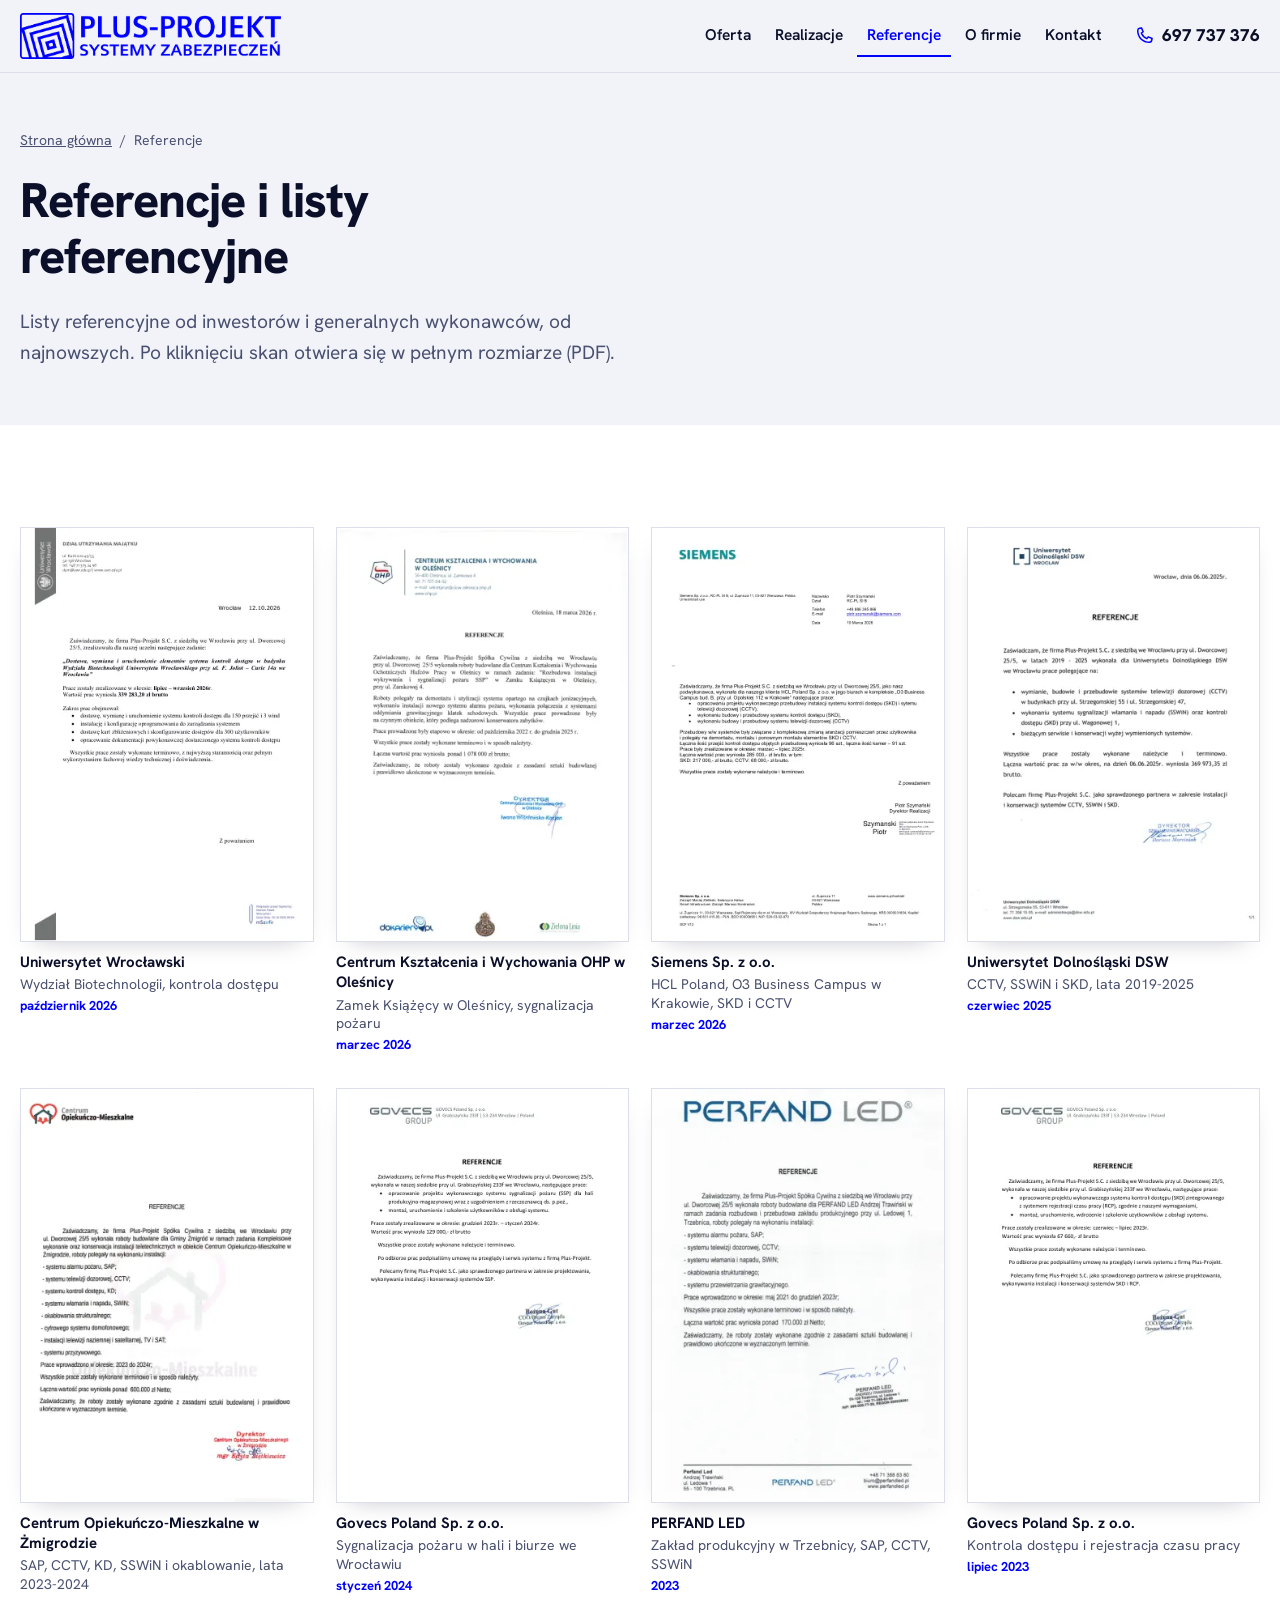
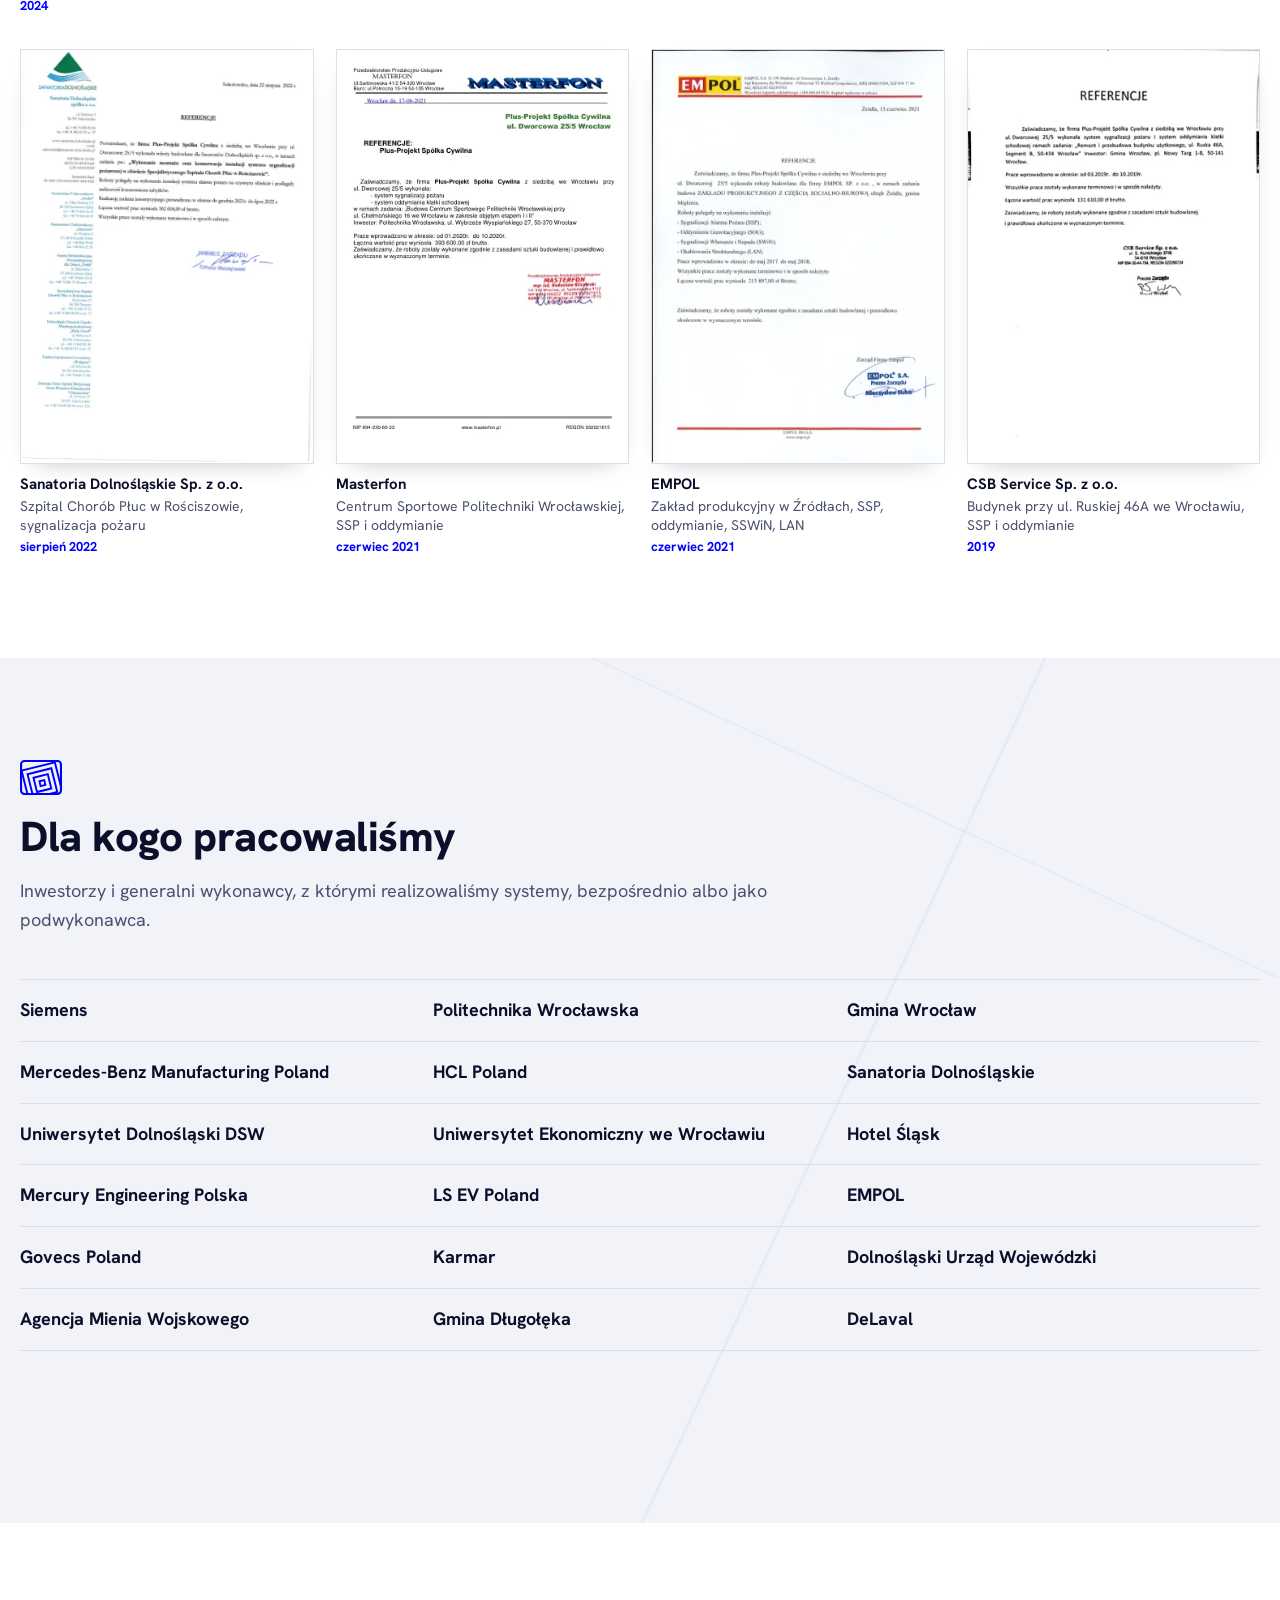
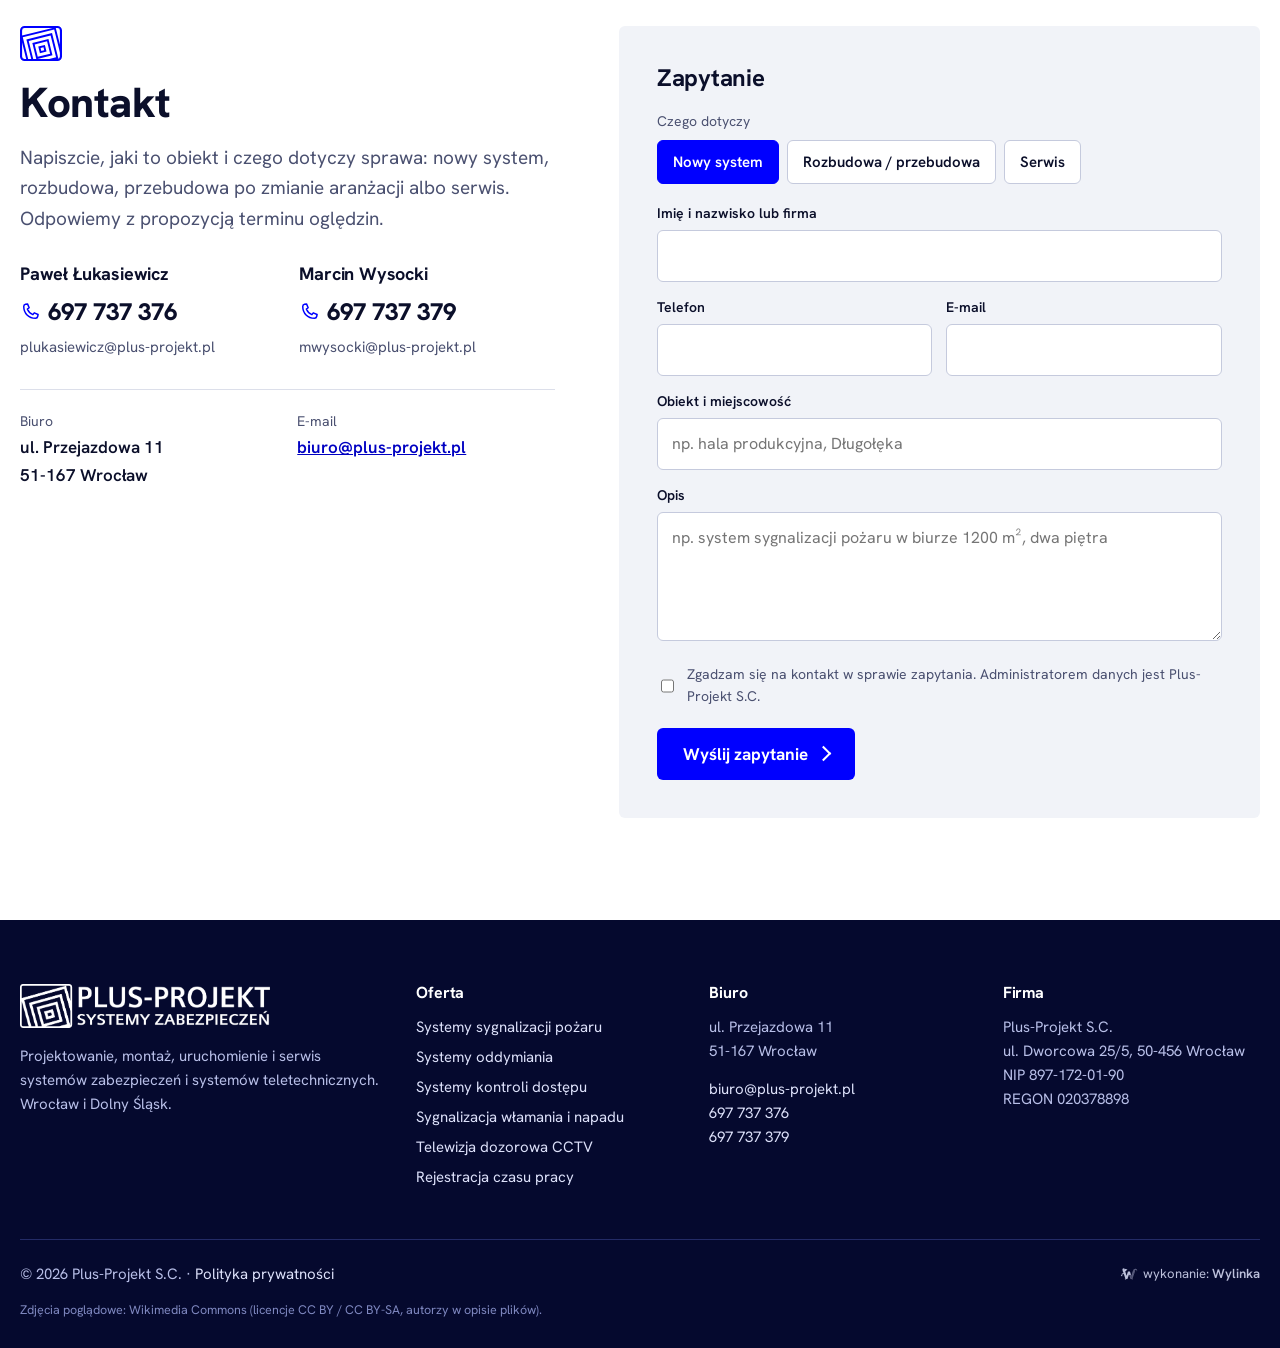
<file: referencje.html>
<!doctype html>
<html lang="pl">
<head>
<meta charset="utf-8">
<meta name="viewport" content="width=device-width,initial-scale=1,viewport-fit=cover">
<meta name="robots" content="noindex, nofollow" data-podglad>
<title>Referencje: systemy zabezpieczeń Wrocław | Plus-Projekt</title>
<meta name="description" content="Listy referencyjne Plus-Projekt: sygnalizacja pożaru, kontrola dostępu, CCTV, SSWiN i oddymianie dla uczelni, szpitali, zakładów i biur we Wrocławiu i na Dolnym Śląsku.">
<meta name="theme-color" content="#0000FF">
<link rel="icon" href="img/favicon-32.png" sizes="32x32" type="image/png">
<link rel="icon" href="img/favicon-192.png" sizes="192x192" type="image/png">
<link rel="apple-touch-icon" href="img/favicon-180.png">
<link rel="preload" as="font" type="font/woff2" href="fonts/hanken-rdzen.woff2" crossorigin>
<link rel="stylesheet" href="style.css?v=2711b">
<script type="application/ld+json">{"@context": "https://schema.org", "@type": "BreadcrumbList", "itemListElement": [{"@type": "ListItem", "position": 1, "name": "Strona główna", "item": "https://plus-projekt.pl/"}, {"@type": "ListItem", "position": 2, "name": "Referencje"}]}</script>
</head>
<body>
<a class="skip" href="#tresc">Przejdź do treści</a>
<header class="top" id="top"><div class="wrap topin"><a class="logo" href="./" aria-label="Plus-Projekt, systemy zabezpieczeń - strona główna"><img src="img/logo.png" width="1481" height="261" alt="Plus-Projekt, systemy zabezpieczeń"></a>
<nav class="nav" id="nav" aria-label="Menu główne"><ul><li><a href="oferta">Oferta</a></li><li><a href="realizacje">Realizacje</a></li><li><a href="referencje" aria-current="page">Referencje</a></li><li><a href="o-firmie">O firmie</a></li><li><a href="kontakt">Kontakt</a></li></ul>
<a class="navtel" href="tel:+48697737376"><svg viewBox="0 0 24 24" aria-hidden="true"><path d="M6.6 2.8 9 2.3l2 4.6-2.2 1.6a12 12 0 0 0 6.7 6.7l1.6-2.2 4.6 2-.5 2.4a2.6 2.6 0 0 1-2.6 2.1C10.4 19.5 4.5 13.6 4.5 5.4a2.6 2.6 0 0 1 2.1-2.6Z" fill="none" stroke="currentColor" stroke-width="1.8" stroke-linejoin="round"/></svg><span>697 737 376</span></a></nav>
<a class="toptel" href="tel:+48697737376"><svg viewBox="0 0 24 24" aria-hidden="true"><path d="M6.6 2.8 9 2.3l2 4.6-2.2 1.6a12 12 0 0 0 6.7 6.7l1.6-2.2 4.6 2-.5 2.4a2.6 2.6 0 0 1-2.6 2.1C10.4 19.5 4.5 13.6 4.5 5.4a2.6 2.6 0 0 1 2.1-2.6Z" fill="none" stroke="currentColor" stroke-width="1.8" stroke-linejoin="round"/></svg><span>697 737 376</span></a>
<button class="burger" aria-expanded="false" aria-controls="nav" aria-label="Otwórz menu"><i></i><i></i><i></i></button>
</div></header>
<main id="tresc">
<section class="phead krotki"><div class="wrap phin"><nav class="okr" aria-label="Okruszki"><a href="./">Strona główna</a><span>/</span><span>Referencje</span></nav><h1>Referencje i listy referencyjne</h1><p class="hlead">Listy referencyjne od inwestorów i generalnych wykonawców, od najnowszych. Po kliknięciu skan otwiera się w pełnym rozmiarze (PDF).</p></div></section>
<section class="sec"><div class="wrap">
<div class="kartki wszystkie"><figure class="kartka"><a class="papier skan" href="ref/uwr-biotechnologia-2026.pdf" target="_blank" rel="noopener" aria-label="List referencyjny: Uniwersytet Wrocławski (PDF)"><img src="ref/uwr-biotechnologia-2026-360.webp" srcset="ref/uwr-biotechnologia-2026-360.webp 360w, ref/uwr-biotechnologia-2026-720.webp 720w" sizes="(max-width:700px) 60vw, 260px" width="360" height="509" alt="List referencyjny: Uniwersytet Wrocławski" loading="lazy" decoding="async"></a><figcaption><b>Uniwersytet Wrocławski</b><span>Wydział Biotechnologii, kontrola dostępu</span><time>październik 2026</time></figcaption></figure><figure class="kartka"><a class="papier skan" href="ref/ohp-zamek-olesnica-2026.pdf" target="_blank" rel="noopener" aria-label="List referencyjny: Centrum Kształcenia i Wychowania OHP w Oleśnicy (PDF)"><img src="ref/ohp-zamek-olesnica-2026-360.webp" srcset="ref/ohp-zamek-olesnica-2026-360.webp 360w, ref/ohp-zamek-olesnica-2026-720.webp 720w" sizes="(max-width:700px) 60vw, 260px" width="360" height="509" alt="List referencyjny: Centrum Kształcenia i Wychowania OHP w Oleśnicy" loading="lazy" decoding="async"></a><figcaption><b>Centrum Kształcenia i Wychowania OHP w Oleśnicy</b><span>Zamek Książęcy w Oleśnicy, sygnalizacja pożaru</span><time>marzec 2026</time></figcaption></figure><figure class="kartka"><a class="papier skan" href="ref/siemens-hcl-krakow-2026.pdf" target="_blank" rel="noopener" aria-label="List referencyjny: Siemens Sp. z o.o. (PDF)"><img src="ref/siemens-hcl-krakow-2026-360.webp" srcset="ref/siemens-hcl-krakow-2026-360.webp 360w, ref/siemens-hcl-krakow-2026-720.webp 720w" sizes="(max-width:700px) 60vw, 260px" width="360" height="509" alt="List referencyjny: Siemens Sp. z o.o." loading="lazy" decoding="async"></a><figcaption><b>Siemens Sp. z o.o.</b><span>HCL Poland, O3 Business Campus w Krakowie, SKD i CCTV</span><time>marzec 2026</time></figcaption></figure><figure class="kartka"><a class="papier skan" href="ref/dsw-2025.pdf" target="_blank" rel="noopener" aria-label="List referencyjny: Uniwersytet Dolnośląski DSW (PDF)"><img src="ref/dsw-2025-360.webp" srcset="ref/dsw-2025-360.webp 360w, ref/dsw-2025-720.webp 720w" sizes="(max-width:700px) 60vw, 260px" width="360" height="509" alt="List referencyjny: Uniwersytet Dolnośląski DSW" loading="lazy" decoding="async"></a><figcaption><b>Uniwersytet Dolnośląski DSW</b><span>CCTV, SSWiN i SKD, lata 2019-2025</span><time>czerwiec 2025</time></figcaption></figure><figure class="kartka"><a class="papier skan" href="ref/com-zmigrod-2024.pdf" target="_blank" rel="noopener" aria-label="List referencyjny: Centrum Opiekuńczo-Mieszkalne w Żmigrodzie (PDF)"><img src="ref/com-zmigrod-2024-360.webp" srcset="ref/com-zmigrod-2024-360.webp 360w, ref/com-zmigrod-2024-720.webp 720w" sizes="(max-width:700px) 60vw, 260px" width="360" height="509" alt="List referencyjny: Centrum Opiekuńczo-Mieszkalne w Żmigrodzie" loading="lazy" decoding="async"></a><figcaption><b>Centrum Opiekuńczo-Mieszkalne w Żmigrodzie</b><span>SAP, CCTV, KD, SSWiN i okablowanie, lata 2023-2024</span><time>2024</time></figcaption></figure><figure class="kartka"><a class="papier skan" href="ref/govecs-ssp-2024.pdf" target="_blank" rel="noopener" aria-label="List referencyjny: Govecs Poland Sp. z o.o. (PDF)"><img src="ref/govecs-ssp-2024-360.webp" srcset="ref/govecs-ssp-2024-360.webp 360w, ref/govecs-ssp-2024-720.webp 720w" sizes="(max-width:700px) 60vw, 260px" width="360" height="509" alt="List referencyjny: Govecs Poland Sp. z o.o." loading="lazy" decoding="async"></a><figcaption><b>Govecs Poland Sp. z o.o.</b><span>Sygnalizacja pożaru w hali i biurze we Wrocławiu</span><time>styczeń 2024</time></figcaption></figure><figure class="kartka"><a class="papier skan" href="ref/perfand-trzebnica-2023.pdf" target="_blank" rel="noopener" aria-label="List referencyjny: PERFAND LED (PDF)"><img src="ref/perfand-trzebnica-2023-360.webp" srcset="ref/perfand-trzebnica-2023-360.webp 360w, ref/perfand-trzebnica-2023-720.webp 720w" sizes="(max-width:700px) 60vw, 260px" width="360" height="509" alt="List referencyjny: PERFAND LED" loading="lazy" decoding="async"></a><figcaption><b>PERFAND LED</b><span>Zakład produkcyjny w Trzebnicy, SAP, CCTV, SSWiN</span><time>2023</time></figcaption></figure><figure class="kartka"><a class="papier skan" href="ref/govecs-skd-2023.pdf" target="_blank" rel="noopener" aria-label="List referencyjny: Govecs Poland Sp. z o.o. (PDF)"><img src="ref/govecs-skd-2023-360.webp" srcset="ref/govecs-skd-2023-360.webp 360w, ref/govecs-skd-2023-720.webp 720w" sizes="(max-width:700px) 60vw, 260px" width="360" height="509" alt="List referencyjny: Govecs Poland Sp. z o.o." loading="lazy" decoding="async"></a><figcaption><b>Govecs Poland Sp. z o.o.</b><span>Kontrola dostępu i rejestracja czasu pracy</span><time>lipiec 2023</time></figcaption></figure><figure class="kartka"><a class="papier skan" href="ref/sanatoria-rosciszow-2022.pdf" target="_blank" rel="noopener" aria-label="List referencyjny: Sanatoria Dolnośląskie Sp. z o.o. (PDF)"><img src="ref/sanatoria-rosciszow-2022-360.webp" srcset="ref/sanatoria-rosciszow-2022-360.webp 360w, ref/sanatoria-rosciszow-2022-720.webp 720w" sizes="(max-width:700px) 60vw, 260px" width="360" height="509" alt="List referencyjny: Sanatoria Dolnośląskie Sp. z o.o." loading="lazy" decoding="async"></a><figcaption><b>Sanatoria Dolnośląskie Sp. z o.o.</b><span>Szpital Chorób Płuc w Rościszowie, sygnalizacja pożaru</span><time>sierpień 2022</time></figcaption></figure><figure class="kartka"><a class="papier skan" href="ref/masterfon-pwr-2021.pdf" target="_blank" rel="noopener" aria-label="List referencyjny: Masterfon (PDF)"><img src="ref/masterfon-pwr-2021-360.webp" srcset="ref/masterfon-pwr-2021-360.webp 360w, ref/masterfon-pwr-2021-720.webp 720w" sizes="(max-width:700px) 60vw, 260px" width="360" height="509" alt="List referencyjny: Masterfon" loading="lazy" decoding="async"></a><figcaption><b>Masterfon</b><span>Centrum Sportowe Politechniki Wrocławskiej, SSP i oddymianie</span><time>czerwiec 2021</time></figcaption></figure><figure class="kartka"><a class="papier skan" href="ref/empol-zrodla-2021.pdf" target="_blank" rel="noopener" aria-label="List referencyjny: EMPOL (PDF)"><img src="ref/empol-zrodla-2021-360.webp" srcset="ref/empol-zrodla-2021-360.webp 360w, ref/empol-zrodla-2021-720.webp 720w" sizes="(max-width:700px) 60vw, 260px" width="360" height="509" alt="List referencyjny: EMPOL" loading="lazy" decoding="async"></a><figcaption><b>EMPOL</b><span>Zakład produkcyjny w Źródłach, SSP, oddymianie, SSWiN, LAN</span><time>czerwiec 2021</time></figcaption></figure><figure class="kartka"><a class="papier skan" href="ref/csb-ruska-46a-2019.pdf" target="_blank" rel="noopener" aria-label="List referencyjny: CSB Service Sp. z o.o. (PDF)"><img src="ref/csb-ruska-46a-2019-360.webp" srcset="ref/csb-ruska-46a-2019-360.webp 360w, ref/csb-ruska-46a-2019-720.webp 720w" sizes="(max-width:700px) 60vw, 260px" width="360" height="509" alt="List referencyjny: CSB Service Sp. z o.o." loading="lazy" decoding="async"></a><figcaption><b>CSB Service Sp. z o.o.</b><span>Budynek przy ul. Ruskiej 46A we Wrocławiu, SSP i oddymianie</span><time>2019</time></figcaption></figure></div>
</div></section>
<section class="sec szare"><div class="wrap">
<div class="shead"><svg class="gl mk" viewBox="0 0 120 100" aria-hidden="true" focusable="false"><defs><clipPath id="cmk0"><rect x="4" y="4" width="112" height="92" rx="8"/></clipPath></defs><g clip-path="url(#cmk0)"><g fill="none" stroke="currentColor" stroke-width="5.5" transform="rotate(-14 64 66)"><rect x="15" y="17" width="98" height="98"/><rect x="29" y="31" width="70" height="70"/><rect x="43" y="45" width="42" height="42"/><rect x="57" y="59" width="14" height="14"/></g></g><rect x="3" y="3" width="114" height="94" rx="10" fill="none" stroke="currentColor" stroke-width="6"/></svg><h2>Dla kogo pracowaliśmy</h2>
<p>Inwestorzy i generalni wykonawcy, z którymi realizowaliśmy systemy, bezpośrednio albo jako podwykonawca.</p></div>
<ul class="klienci"><li>Siemens</li><li>Politechnika Wrocławska</li><li>Gmina Wrocław</li><li>Mercedes-Benz Manufacturing Poland</li><li>HCL Poland</li><li>Sanatoria Dolnośląskie</li><li>Uniwersytet Dolnośląski DSW</li><li>Uniwersytet Ekonomiczny we Wrocławiu</li><li>Hotel Śląsk</li><li>Mercury Engineering Polska</li><li>LS EV Poland</li><li>EMPOL</li><li>Govecs Poland</li><li>Karmar</li><li>Dolnośląski Urząd Wojewódzki</li><li>Agencja Mienia Wojskowego</li><li>Gmina Długołęka</li><li>DeLaval</li></ul>
</div></section>
<section class="sec kontakt" id="kontakt"><div class="wrap kgrid">
<div class="kinfo"><svg class="gl mk" viewBox="0 0 120 100" aria-hidden="true" focusable="false"><defs><clipPath id="cmk0"><rect x="4" y="4" width="112" height="92" rx="8"/></clipPath></defs><g clip-path="url(#cmk0)"><g fill="none" stroke="currentColor" stroke-width="5.5" transform="rotate(-14 64 66)"><rect x="15" y="17" width="98" height="98"/><rect x="29" y="31" width="70" height="70"/><rect x="43" y="45" width="42" height="42"/><rect x="57" y="59" width="14" height="14"/></g></g><rect x="3" y="3" width="114" height="94" rx="10" fill="none" stroke="currentColor" stroke-width="6"/></svg>
<h2>Kontakt</h2>
<p class="lead">Napiszcie, jaki to obiekt i czego dotyczy sprawa: nowy system, rozbudowa, przebudowa po zmianie aranżacji albo serwis. Odpowiemy z propozycją terminu oględzin.</p>
<div class="osoby">
<div class="osoba"><h3>Paweł Łukasiewicz</h3><a class="duzytel" href="tel:+48697737376"><svg viewBox="0 0 24 24" aria-hidden="true"><path d="M6.6 2.8 9 2.3l2 4.6-2.2 1.6a12 12 0 0 0 6.7 6.7l1.6-2.2 4.6 2-.5 2.4a2.6 2.6 0 0 1-2.6 2.1C10.4 19.5 4.5 13.6 4.5 5.4a2.6 2.6 0 0 1 2.1-2.6Z" fill="none" stroke="currentColor" stroke-width="1.8" stroke-linejoin="round"/></svg>697 737 376</a><a href="mailto:plukasiewicz@plus-projekt.pl">plukasiewicz@plus-projekt.pl</a></div>
<div class="osoba"><h3>Marcin Wysocki</h3><a class="duzytel" href="tel:+48697737379"><svg viewBox="0 0 24 24" aria-hidden="true"><path d="M6.6 2.8 9 2.3l2 4.6-2.2 1.6a12 12 0 0 0 6.7 6.7l1.6-2.2 4.6 2-.5 2.4a2.6 2.6 0 0 1-2.6 2.1C10.4 19.5 4.5 13.6 4.5 5.4a2.6 2.6 0 0 1 2.1-2.6Z" fill="none" stroke="currentColor" stroke-width="1.8" stroke-linejoin="round"/></svg>697 737 379</a><a href="mailto:mwysocki@plus-projekt.pl">mwysocki@plus-projekt.pl</a></div>
</div>
<dl class="kdane"><div><dt>Biuro</dt><dd>ul. Przejazdowa 11<br>51-167 Wrocław</dd></div><div><dt>E-mail</dt><dd><a href="mailto:biuro@plus-projekt.pl">biuro@plus-projekt.pl</a></dd></div></dl>
</div>
<form class="form" id="form" novalidate>
<h3>Zapytanie</h3>
<fieldset class="chips"><legend>Czego dotyczy</legend>
<label><input type="radio" name="typ" value="nowy" checked><span>Nowy system</span></label>
<label><input type="radio" name="typ" value="rozbudowa"><span>Rozbudowa / przebudowa</span></label>
<label><input type="radio" name="typ" value="serwis"><span>Serwis</span></label>
</fieldset>
<label class="pole"><span>Imię i nazwisko lub firma</span><input name="kto" autocomplete="name"></label>
<div class="dwa"><label class="pole"><span>Telefon</span><input name="tel" type="tel" autocomplete="tel"></label>
<label class="pole"><span>E-mail</span><input name="mail" type="email" autocomplete="email"></label></div>
<label class="pole"><span>Obiekt i miejscowość</span><input name="obiekt" placeholder="np. hala produkcyjna, Długołęka"></label>
<label class="pole"><span>Opis</span><textarea name="opis" rows="4" placeholder="np. system sygnalizacji pożaru w biurze 1200 m², dwa piętra"></textarea></label>
<label class="zgoda"><input type="checkbox" name="zgoda"><span>Zgadzam się na kontakt w sprawie zapytania. Administratorem danych jest Plus-Projekt S.C.</span></label>
<button class="btn" type="submit">Wyślij zapytanie</button>
<p class="fmsg" role="status" hidden>To podgląd strony, formularz zacznie wysyłać wiadomości na docelowej stronie.</p>
</form>
</div></section>
</main>
<footer class="foot"><div class="wrap">
<div class="fgrid">
<div class="fcol fbrand"><a class="logo" href="./" aria-label="Plus-Projekt, systemy zabezpieczeń - strona główna"><img src="img/logo-biale.png" width="1481" height="261" alt="Plus-Projekt, systemy zabezpieczeń" loading="lazy"></a><p>Projektowanie, montaż, uruchomienie i serwis systemów zabezpieczeń i systemów teletechnicznych. Wrocław i Dolny Śląsk.</p></div>
<div class="fcol"><h3>Oferta</h3><ul><li><a href="systemy-sygnalizacji-pozaru-wroclaw">Systemy sygnalizacji pożaru</a></li><li><a href="systemy-oddymiania-wroclaw">Systemy oddymiania</a></li><li><a href="systemy-kontroli-dostepu-wroclaw">Systemy kontroli dostępu</a></li><li><a href="systemy-sygnalizacji-wlamania-wroclaw">Sygnalizacja włamania i napadu</a></li><li><a href="monitoring-cctv-wroclaw">Telewizja dozorowa CCTV</a></li><li><a href="rejestracja-czasu-pracy-wroclaw">Rejestracja czasu pracy</a></li></ul></div>
<div class="fcol"><h3>Biuro</h3><p>ul. Przejazdowa 11<br>51-167 Wrocław</p><p><a href="mailto:biuro@plus-projekt.pl">biuro@plus-projekt.pl</a><br><a href="tel:+48697737376">697 737 376</a><br><a href="tel:+48697737379">697 737 379</a></p></div>
<div class="fcol"><h3>Firma</h3><p>Plus-Projekt S.C.<br>ul. Dworcowa 25/5, 50-456 Wrocław<br>NIP 897-172-01-90<br>REGON 020378898</p></div>
</div>
<div class="fbar"><span>© 2026 Plus-Projekt S.C. · <a href="#">Polityka prywatności</a></span><style>
.wylinka-badge{display:inline-flex;align-items:center;gap:.4em;color:inherit;text-decoration:none;font-size:.875em;line-height:1;opacity:.85}
.wylinka-badge:hover,.wylinka-badge:focus-visible{opacity:1}
.wylinka-badge:focus-visible{outline:2px solid currentColor;outline-offset:3px;border-radius:2px}
.wylinka-badge svg{width:18px;height:18px;flex:none;overflow:visible}
.wylinka-badge b{font-weight:600}
.wylinka-badge .wy-old{opacity:.45;transform-origin:40px 30px;transition:transform .32s cubic-bezier(.3,.7,.4,1),opacity .32s ease-out}
.wylinka-badge .wy-pod{opacity:0;transition:opacity .2s ease-out .08s}
.wylinka-badge:hover .wy-old,.wylinka-badge:focus-visible .wy-old{transform:translate(9px,7px) rotate(9deg);opacity:0}
.wylinka-badge:hover .wy-pod,.wylinka-badge:focus-visible .wy-pod{opacity:1}
@media (prefers-reduced-motion:reduce){.wylinka-badge .wy-old,.wylinka-badge .wy-pod{transition:none}.wylinka-badge:hover .wy-old,.wylinka-badge:focus-visible .wy-old{transform:none;opacity:.45}.wylinka-badge:hover .wy-pod,.wylinka-badge:focus-visible .wy-pod{opacity:0}}
</style>
<a class="wylinka-badge" href="https://wylinka.pl/?utm_source=plus-projekt.pl&amp;utm_medium=stopka&amp;utm_campaign=wykonanie" rel="noopener" title="Strona wykonana przez Wylinka"><svg viewBox="0 0 64 64" aria-hidden="true" focusable="false" fill="currentColor"><path d="M9.8 22.8l-1.2-7.9 2.2-3.7 15.5 4.6-.5 1.5-7.2 5.5 4.7 15.6 5-15.6 7 0 4.1 12.7-4.2-.9-2.6 1.8-.8-2.2-5.3 15.6-4.3 0 .4 .2-2.1 2.8-1.3-1.1 1.1-1.4-3.1 .2-.1-1.7 2.2-.1-5.7-16.5-4.8 .6-.8 3.1 0 .5-.3 .5 .8 2.2-1.6 .5-.4-1.3-.8 1.6-1.5-.8 .8-1.6-1.4 .6-.6-1.6 2.3-.8 .2-.4 1.3-4.8 5.9-.8-2.4-6.9zM15.2 13.7l-.1-.4-.4 .8-.1 .8 .1 1 .1 .4 .3 .7 .3-.9 .1-.7 0-.8z"/><path class="wy-pod" d="M37.1 49.8l-4.5-13.3 2.6-1.8 4.2 .9 .9 2.8 3-9.7 0-.5 .1-.8 3.2-8.4 .5-1 .6-1 .9-1.1 1.3-1 1.1-.7 1.4-.5 1.4-.3 .7 0 .9 0 1.2 .3 1.4 .6 .8 .5 .7 .7 .6 .7 .5 .9 .3 .9 .1 .9 0 .8-.2 .9-.5 .9-.5 .6-.7 .5-.7 .3-.1-.1 0-.1 .5-.5 .3-.7 .2-.5 0-.6-.1-.6-.3-.7-.4-.5-.4-.4-.5-.3-.6-.3-.7 0-.7 .1-.6 .1-.5 .4-.5 .5-.3 .5-.2 .7-.1 1.5-1.4 5.1-.8 3.3-.3 .7-.5 .7-6 17.5 1.9 .1-.1 1.7-3.1-.2 1.1 1.4-1.3 1.1-2.1-2.8 .4-.2z"/><path class="wy-old" d="M40.8 50l.4-.2-4.1 0-4.2-12.5 2.5-1.7 4.3 .9 .6 1.9 .6-1.6 0-.3 2.4-7.8 0-.5 .1-.8 3.2-8.4 .4-.8 .6-.9 .9-1.2 .9-.9 1.3-.8 1.4-.6 1.2-.3 1.4-.1 1.3 .1 .6 .2 .8 .3 1.1 .6 .9 .7 .7 .9 .5 .9 .3 .9 .1 1.1-.1 .9-.3 .9-.4 .7-.6 .7-.6 .4-.6 .2-.1-.1 0-.1 .5-.5 .3-.7 .2-.5 0-.5-.1-.6-.2-.6-.3-.5-.4-.5-.5-.3-.6-.3-.7-.1-.6 0-.6 .1-.6 .3-.6 .5-.3 .4-.2 .5-.1 .5-.1 1.5-1.4 5.1-.8 3.3-.3 .7-.5 .7-6 17.5 1.9 .1-.1 1.7-3.1-.2 1.1 1.4-1.3 1.1zM49.6 17.1l.6 1.7-1.5 1.9 .4 .4 1.8-2.1-.7-2.1zM48.1 28.3l.5 1.8-1.7 1.8 .4 .4 1.9-2-.6-2.2zM37.9 41.7l1.7-1.5-.4-.4-1.7 1.4zM42.6 38.7l-1.5 2.8 1.1 2-1.3 2.6 .5 .2 1.5-2.8-1.1-2 1.4-2.5z"/></svg><span>wykonanie: <b>Wylinka</b></span></a></div>
<p class="fnote">Zdjęcia poglądowe: Wikimedia Commons (licencje CC BY / CC BY-SA, autorzy w opisie plików).</p>
</div></footer>
<script src="app.js" defer></script>
</body>
</html>
</file>
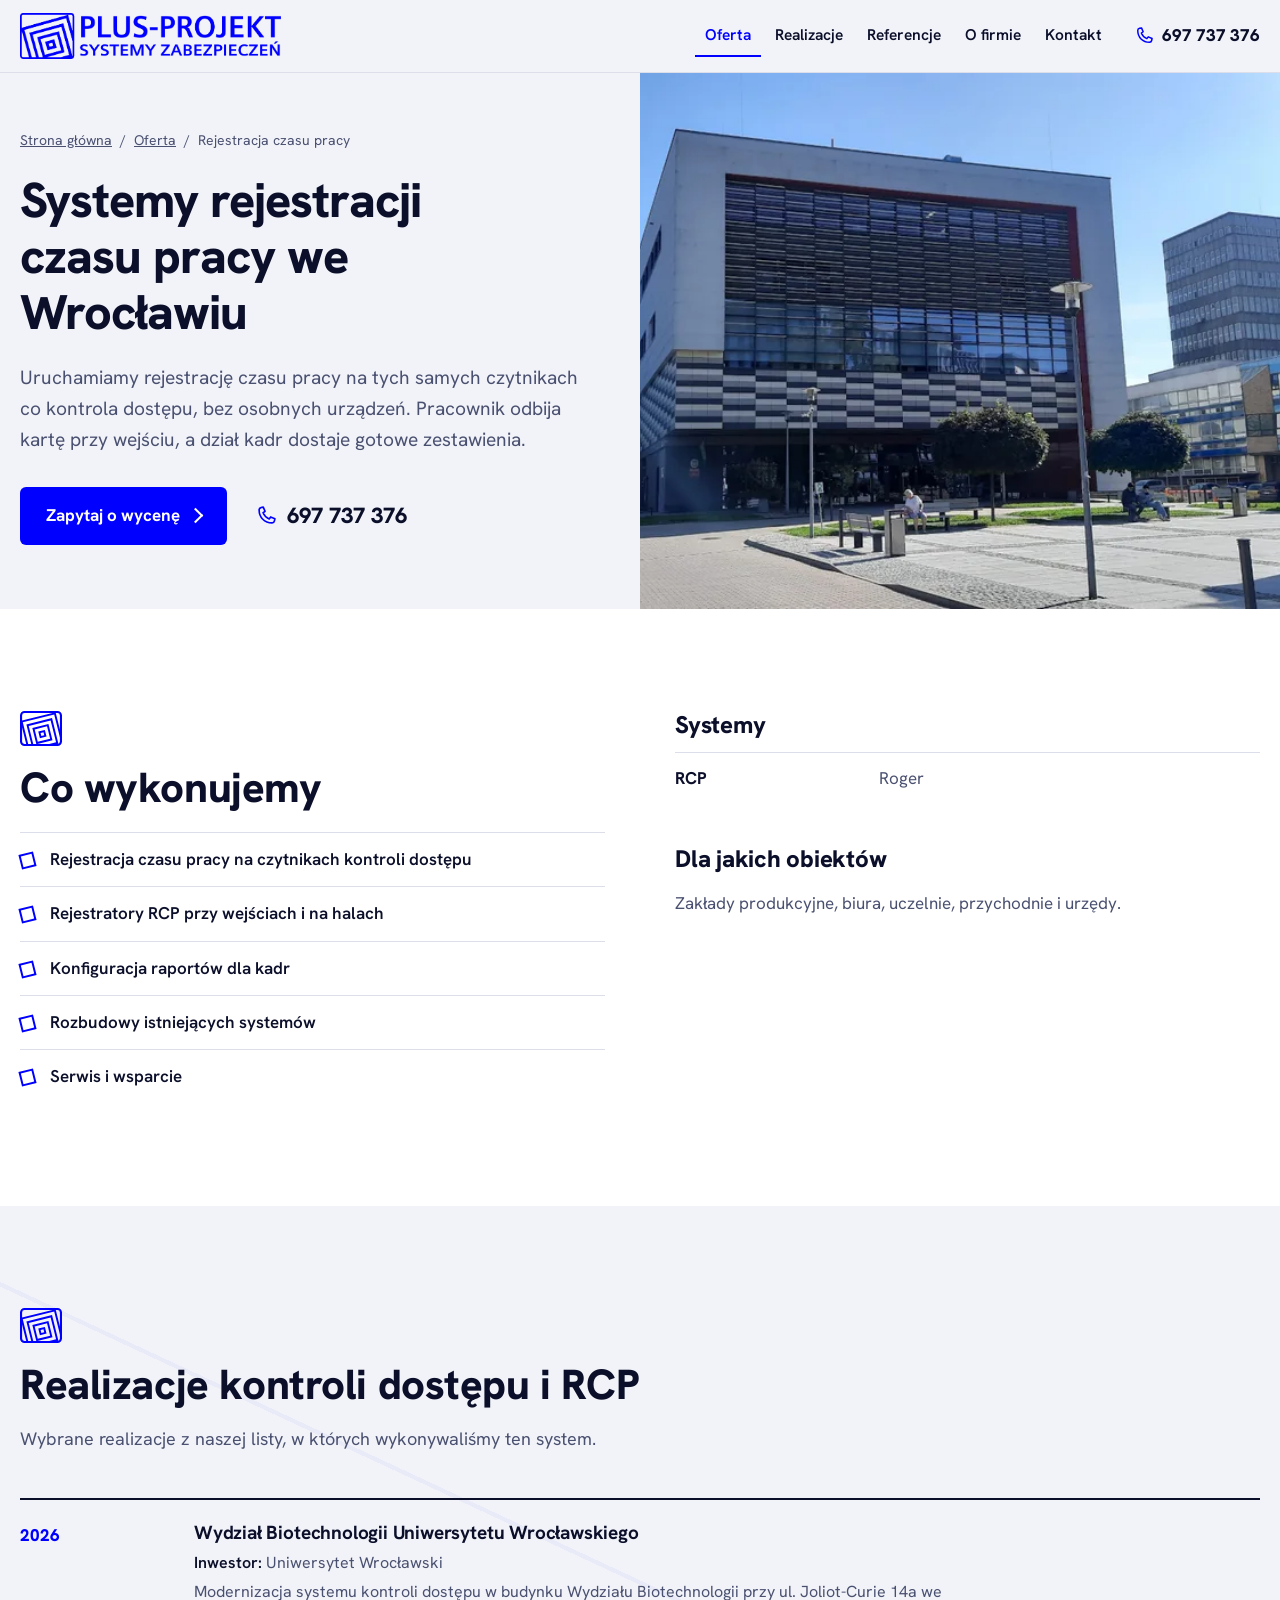
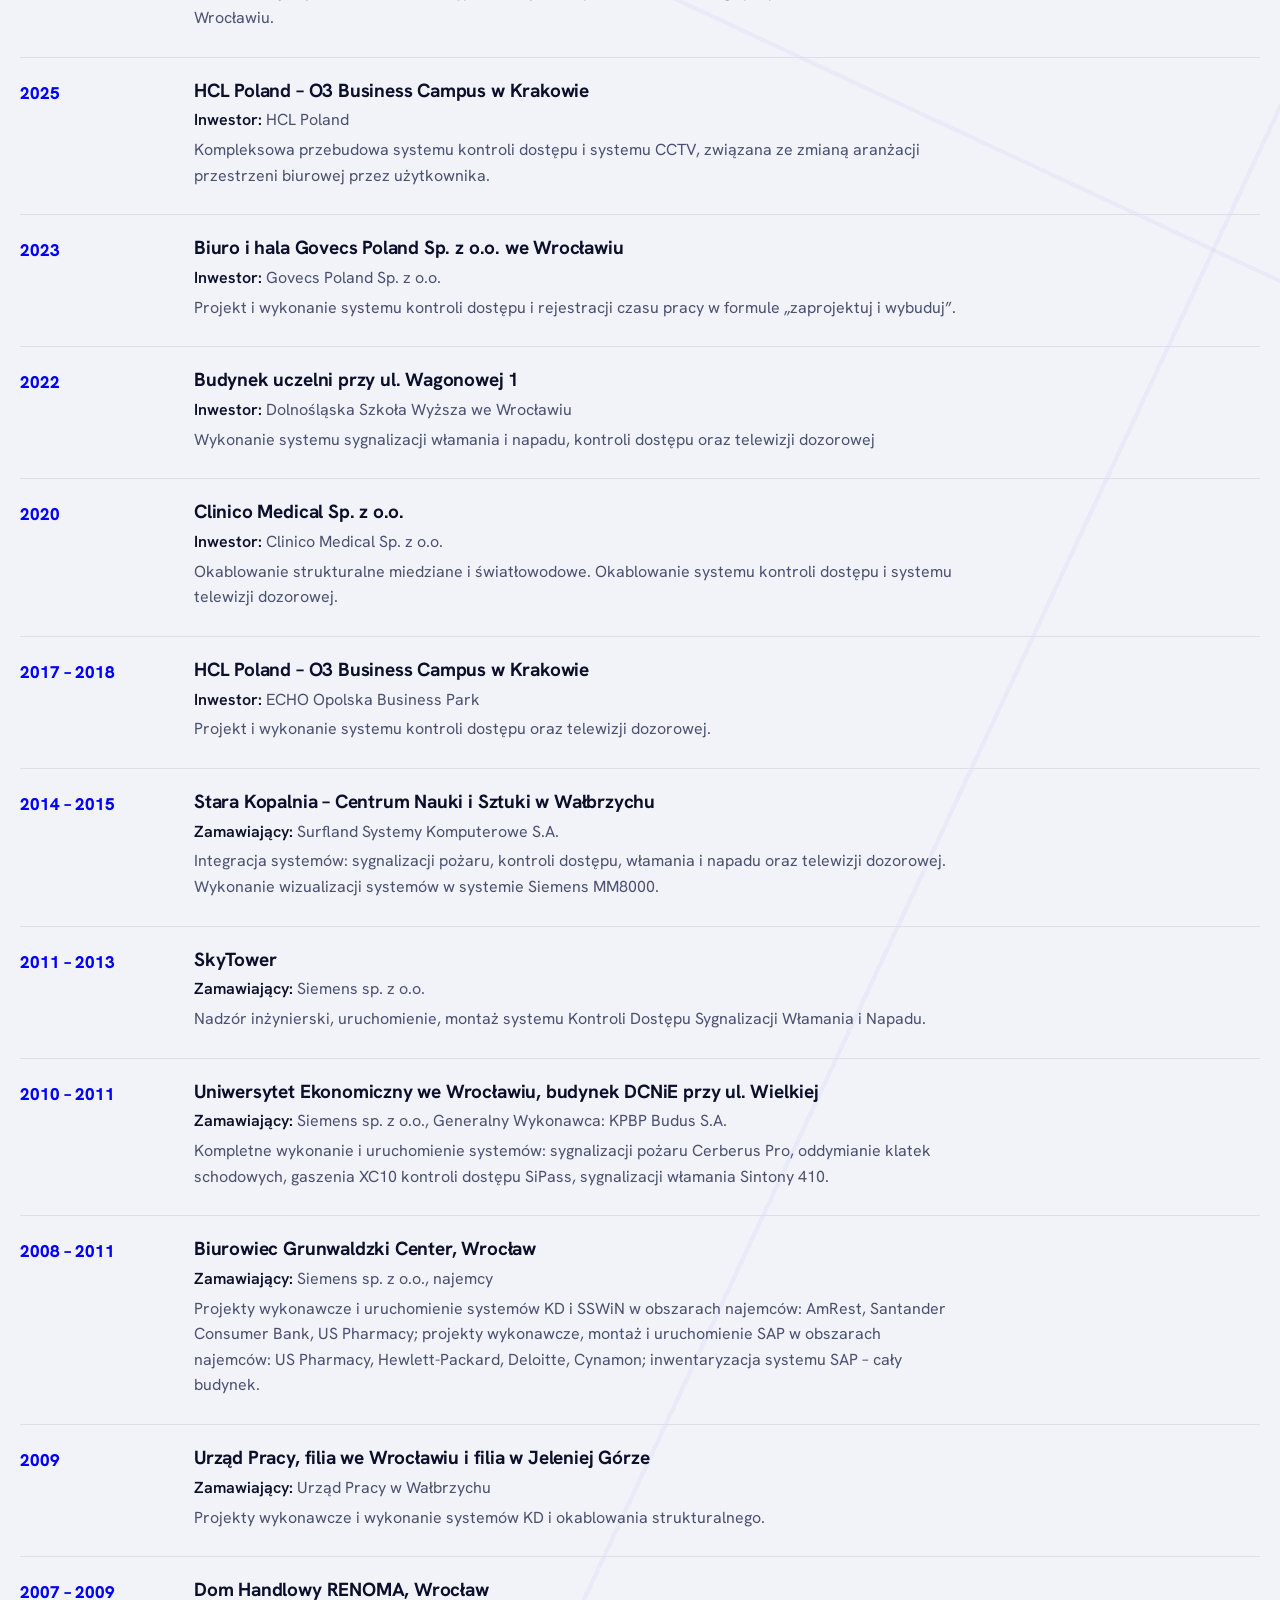
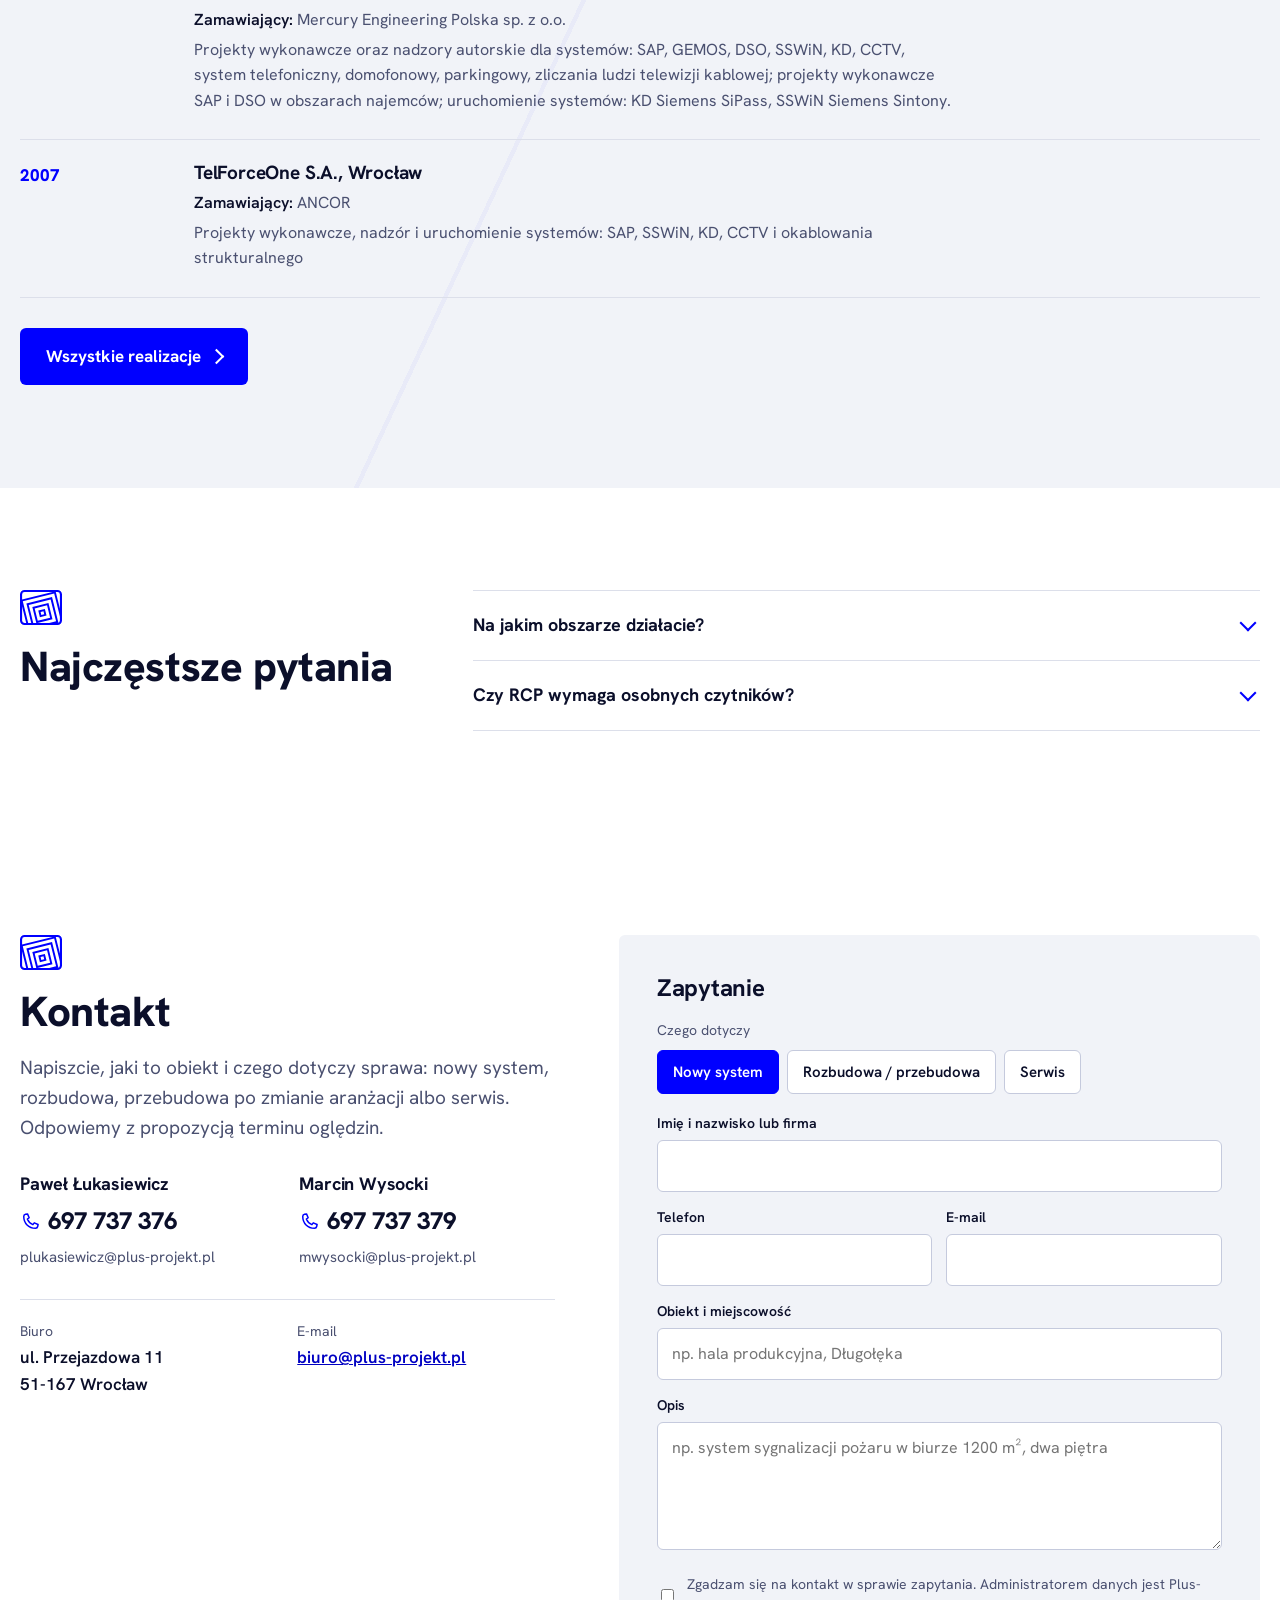
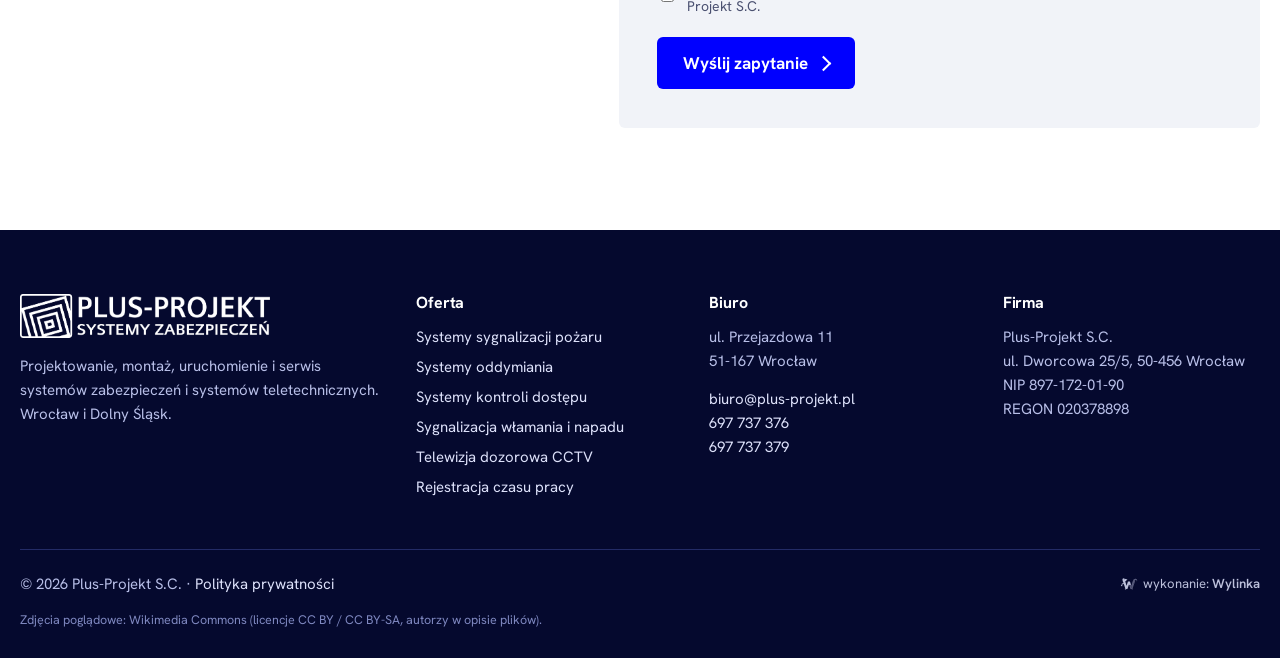
<file: rejestracja-czasu-pracy-wroclaw.html>
<!doctype html>
<html lang="pl">
<head>
<meta charset="utf-8">
<meta name="viewport" content="width=device-width,initial-scale=1,viewport-fit=cover">
<meta name="robots" content="noindex, nofollow" data-podglad>
<title>Rejestracja czasu pracy RCP Wrocław, Dolny Śląsk | Plus-Projekt</title>
<meta name="description" content="Systemy rejestracji czasu pracy (RCP) na czytnikach kontroli dostępu we Wrocławiu i na Dolnym Śląsku: projekt, montaż, uruchomienie i serwis.">
<meta name="theme-color" content="#0000FF">
<link rel="icon" href="img/favicon-32.png" sizes="32x32" type="image/png">
<link rel="icon" href="img/favicon-192.png" sizes="192x192" type="image/png">
<link rel="apple-touch-icon" href="img/favicon-180.png">
<link rel="preload" as="font" type="font/woff2" href="fonts/hanken-rdzen.woff2" crossorigin>
<link rel="stylesheet" href="style.css?v=2711b">
<script type="application/ld+json">{"@context": "https://schema.org", "@type": "BreadcrumbList", "itemListElement": [{"@type": "ListItem", "position": 1, "name": "Strona główna", "item": "https://plus-projekt.pl/"}, {"@type": "ListItem", "position": 2, "name": "Oferta", "item": "https://plus-projekt.pl/oferta"}, {"@type": "ListItem", "position": 3, "name": "Rejestracja czasu pracy"}]}</script><script type="application/ld+json">{"@context": "https://schema.org", "@type": "Service", "name": "Systemy rejestracji czasu pracy we Wrocławiu", "areaServed": ["Wrocław", "Dolny Śląsk"], "provider": {"@type": "LocalBusiness", "name": "Plus-Projekt S.C.", "telephone": "+48 697 737 376"}}</script><script type="application/ld+json">{"@context": "https://schema.org", "@type": "FAQPage", "mainEntity": [{"@type": "Question", "name": "Na jakim obszarze działacie?", "acceptedAnswer": {"@type": "Answer", "text": "Siedzibę mamy we Wrocławiu, pracujemy na terenie całego Dolnego Śląska, a przy większych inwestycjach także w innych regionach Polski."}}, {"@type": "Question", "name": "Czy RCP wymaga osobnych czytników?", "acceptedAnswer": {"@type": "Answer", "text": "Nie, najczęściej uruchamiamy ją na czytnikach kontroli dostępu."}}]}</script>
</head>
<body>
<a class="skip" href="#tresc">Przejdź do treści</a>
<header class="top" id="top"><div class="wrap topin"><a class="logo" href="./" aria-label="Plus-Projekt, systemy zabezpieczeń - strona główna"><img src="img/logo.png" width="1481" height="261" alt="Plus-Projekt, systemy zabezpieczeń"></a>
<nav class="nav" id="nav" aria-label="Menu główne"><ul><li><a href="oferta" aria-current="page">Oferta</a></li><li><a href="realizacje">Realizacje</a></li><li><a href="referencje">Referencje</a></li><li><a href="o-firmie">O firmie</a></li><li><a href="kontakt">Kontakt</a></li></ul>
<a class="navtel" href="tel:+48697737376"><svg viewBox="0 0 24 24" aria-hidden="true"><path d="M6.6 2.8 9 2.3l2 4.6-2.2 1.6a12 12 0 0 0 6.7 6.7l1.6-2.2 4.6 2-.5 2.4a2.6 2.6 0 0 1-2.6 2.1C10.4 19.5 4.5 13.6 4.5 5.4a2.6 2.6 0 0 1 2.1-2.6Z" fill="none" stroke="currentColor" stroke-width="1.8" stroke-linejoin="round"/></svg><span>697 737 376</span></a></nav>
<a class="toptel" href="tel:+48697737376"><svg viewBox="0 0 24 24" aria-hidden="true"><path d="M6.6 2.8 9 2.3l2 4.6-2.2 1.6a12 12 0 0 0 6.7 6.7l1.6-2.2 4.6 2-.5 2.4a2.6 2.6 0 0 1-2.6 2.1C10.4 19.5 4.5 13.6 4.5 5.4a2.6 2.6 0 0 1 2.1-2.6Z" fill="none" stroke="currentColor" stroke-width="1.8" stroke-linejoin="round"/></svg><span>697 737 376</span></a>
<button class="burger" aria-expanded="false" aria-controls="nav" aria-label="Otwórz menu"><i></i><i></i><i></i></button>
</div></header>
<main id="tresc">
<section class="phead"><div class="wrap phin">
<nav class="okr" aria-label="Okruszki"><a href="./">Strona główna</a><span>/</span><a href="oferta">Oferta</a><span>/</span><span>Rejestracja czasu pracy</span></nav>
<h1>Systemy rejestracji czasu pracy we Wrocławiu</h1>
<p class="hlead">Uruchamiamy rejestrację czasu pracy na tych samych czytnikach co kontrola dostępu, bez osobnych urządzeń. Pracownik odbija kartę przy wejściu, a dział kadr dostaje gotowe zestawienia.</p>
<div class="hcta"><a class="btn" href="#kontakt">Zapytaj o wycenę</a><a class="htel ciem" href="tel:+48697737376"><svg viewBox="0 0 24 24" aria-hidden="true"><path d="M6.6 2.8 9 2.3l2 4.6-2.2 1.6a12 12 0 0 0 6.7 6.7l1.6-2.2 4.6 2-.5 2.4a2.6 2.6 0 0 1-2.6 2.1C10.4 19.5 4.5 13.6 4.5 5.4a2.6 2.6 0 0 1 2.1-2.6Z" fill="none" stroke="currentColor" stroke-width="1.8" stroke-linejoin="round"/></svg><span>697 737 376</span></a></div>
</div><figure class="phfig"><img class="" src="img/uwr-900.webp" srcset="img/uwr-600.webp 600w, img/uwr-900.webp 900w, img/uwr-1200.webp 1200w" sizes="(max-width:900px) 100vw, 50vw" alt="Wydział Biotechnologii Uniwersytetu Wrocławskiego" width="1200" height="627" fetchpriority="high"></figure></section>

<section class="sec"><div class="wrap ugrid">
<div><svg class="gl mk" viewBox="0 0 120 100" aria-hidden="true" focusable="false"><defs><clipPath id="cmk0"><rect x="4" y="4" width="112" height="92" rx="8"/></clipPath></defs><g clip-path="url(#cmk0)"><g fill="none" stroke="currentColor" stroke-width="5.5" transform="rotate(-14 64 66)"><rect x="15" y="17" width="98" height="98"/><rect x="29" y="31" width="70" height="70"/><rect x="43" y="45" width="42" height="42"/><rect x="57" y="59" width="14" height="14"/></g></g><rect x="3" y="3" width="114" height="94" rx="10" fill="none" stroke="currentColor" stroke-width="6"/></svg><h2>Co wykonujemy</h2>
<ul class="pkt"><li>Rejestracja czasu pracy na czytnikach kontroli dostępu</li><li>Rejestratory RCP przy wejściach i na halach</li><li>Konfiguracja raportów dla kadr</li><li>Rozbudowy istniejących systemów</li><li>Serwis i wsparcie</li></ul></div>
<div><h2 class="h2m">Systemy</h2><dl class="marki2"><div><dt>RCP</dt><dd>Roger</dd></div></dl>
<h2 class="h2m">Dla jakich obiektów</h2><p>Zakłady produkcyjne, biura, uczelnie, przychodnie i urzędy.</p></div>
</div></section>

<section class="sec szare"><div class="wrap">
<div class="shead"><svg class="gl mk" viewBox="0 0 120 100" aria-hidden="true" focusable="false"><defs><clipPath id="cmk0"><rect x="4" y="4" width="112" height="92" rx="8"/></clipPath></defs><g clip-path="url(#cmk0)"><g fill="none" stroke="currentColor" stroke-width="5.5" transform="rotate(-14 64 66)"><rect x="15" y="17" width="98" height="98"/><rect x="29" y="31" width="70" height="70"/><rect x="43" y="45" width="42" height="42"/><rect x="57" y="59" width="14" height="14"/></g></g><rect x="3" y="3" width="114" height="94" rx="10" fill="none" stroke="currentColor" stroke-width="6"/></svg><h2>Realizacje kontroli dostępu i RCP</h2><p>Wybrane realizacje z naszej listy, w których wykonywaliśmy ten system.</p></div>
<ul class="rlista"><li class="rrow" data-sys="kd"><span class="rrok">2026</span><div><h3>Wydział Biotechnologii Uniwersytetu Wrocławskiego</h3>
<p><b>Inwestor:</b> Uniwersytet Wrocławski</p><p>Modernizacja systemu kontroli dostępu w budynku Wydziału Biotechnologii przy ul. Joliot-Curie 14a we Wrocławiu.</p></div></li><li class="rrow" data-sys="kd cctv"><span class="rrok">2025</span><div><h3>HCL Poland – O3 Business Campus w Krakowie</h3>
<p><b>Inwestor:</b> HCL Poland</p><p>Kompleksowa przebudowa systemu kontroli dostępu i systemu CCTV, związana ze zmianą aranżacji przestrzeni biurowej przez użytkownika.</p></div></li><li class="rrow" data-sys="kd"><span class="rrok">2023</span><div><h3>Biuro i hala Govecs Poland Sp. z o.o. we Wrocławiu</h3>
<p><b>Inwestor:</b> Govecs Poland Sp. z o.o.</p><p>Projekt i wykonanie systemu kontroli dostępu i rejestracji czasu pracy w formule „zaprojektuj i wybuduj”.</p></div></li><li class="rrow" data-sys="kd sswin cctv"><span class="rrok">2022</span><div><h3>Budynek uczelni przy ul. Wagonowej 1</h3>
<p><b>Inwestor:</b> Dolnośląska Szkoła Wyższa we Wrocławiu</p><p>Wykonanie systemu sygnalizacji włamania i napadu, kontroli dostępu oraz telewizji dozorowej</p></div></li><li class="rrow" data-sys="kd cctv"><span class="rrok">2020</span><div><h3>Clinico Medical Sp. z o.o.</h3>
<p><b>Inwestor:</b> Clinico Medical Sp. z o.o.</p><p>Okablowanie strukturalne miedziane i światłowodowe. Okablowanie systemu kontroli dostępu i systemu telewizji dozorowej.</p></div></li><li class="rrow" data-sys="kd cctv"><span class="rrok">2017 – 2018</span><div><h3>HCL Poland – O3 Business Campus w Krakowie</h3>
<p><b>Inwestor:</b> ECHO Opolska Business Park</p><p>Projekt i wykonanie systemu kontroli dostępu oraz telewizji dozorowej.</p></div></li><li class="rrow" data-sys="ssp kd sswin cctv"><span class="rrok">2014 – 2015</span><div><h3>Stara Kopalnia – Centrum Nauki i Sztuki w Wałbrzychu</h3>
<p><b>Zamawiający:</b> Surfland Systemy Komputerowe S.A.</p><p>Integracja systemów: sygnalizacji pożaru, kontroli dostępu, włamania i napadu oraz telewizji dozorowej. Wykonanie wizualizacji systemów w systemie Siemens MM8000.</p></div></li><li class="rrow" data-sys="kd"><span class="rrok">2011 – 2013</span><div><h3>SkyTower</h3>
<p><b>Zamawiający:</b> Siemens sp. z o.o.</p><p>Nadzór inżynierski, uruchomienie, montaż systemu Kontroli Dostępu Sygnalizacji Włamania i Napadu.</p></div></li><li class="rrow" data-sys="ssp sod kd sswin"><span class="rrok">2010 – 2011</span><div><h3>Uniwersytet Ekonomiczny we Wrocławiu, budynek DCNiE przy ul. Wielkiej</h3>
<p><b>Zamawiający:</b> Siemens sp. z o.o., Generalny Wykonawca: KPBP Budus S.A.</p><p>Kompletne wykonanie i uruchomienie systemów: sygnalizacji pożaru Cerberus Pro, oddymianie klatek schodowych, gaszenia XC10 kontroli dostępu SiPass, sygnalizacji włamania Sintony 410.</p></div></li><li class="rrow" data-sys="ssp kd sswin"><span class="rrok">2008 – 2011</span><div><h3>Biurowiec Grunwaldzki Center, Wrocław</h3>
<p><b>Zamawiający:</b> Siemens sp. z o.o., najemcy</p><p>Projekty wykonawcze i uruchomienie systemów KD i SSWiN w obszarach najemców: AmRest, Santander Consumer Bank, US Pharmacy; projekty wykonawcze, montaż i uruchomienie SAP w obszarach najemców: US Pharmacy, Hewlett-Packard, Deloitte, Cynamon; inwentaryzacja systemu SAP – cały budynek.</p></div></li><li class="rrow" data-sys="kd lan"><span class="rrok">2009</span><div><h3>Urząd Pracy, filia we Wrocławiu i filia w Jeleniej Górze</h3>
<p><b>Zamawiający:</b> Urząd Pracy w Wałbrzychu</p><p>Projekty wykonawcze i wykonanie systemów KD i okablowania strukturalnego.</p></div></li><li class="rrow" data-sys="ssp sod kd sswin cctv"><span class="rrok">2007 – 2009</span><div><h3>Dom Handlowy RENOMA, Wrocław</h3>
<p><b>Zamawiający:</b> Mercury Engineering Polska sp. z o.o.</p><p>Projekty wykonawcze oraz nadzory autorskie dla systemów: SAP, GEMOS, DSO, SSWiN, KD, CCTV, system telefoniczny, domofonowy, parkingowy, zliczania ludzi telewizji kablowej; projekty wykonawcze SAP i DSO w obszarach najemców; uruchomienie systemów: KD Siemens SiPass, SSWiN Siemens Sintony.</p></div></li><li class="rrow" data-sys="ssp kd sswin cctv lan"><span class="rrok">2007</span><div><h3>TelForceOne S.A., Wrocław</h3>
<p><b>Zamawiający:</b> ANCOR</p><p>Projekty wykonawcze, nadzór i uruchomienie systemów: SAP, SSWiN, KD, CCTV i okablowania strukturalnego</p></div></li></ul>
<a class="btn obr" href="realizacje">Wszystkie realizacje</a>
</div></section>

<section class="sec"><div class="wrap faq">
<div><svg class="gl mk" viewBox="0 0 120 100" aria-hidden="true" focusable="false"><defs><clipPath id="cmk0"><rect x="4" y="4" width="112" height="92" rx="8"/></clipPath></defs><g clip-path="url(#cmk0)"><g fill="none" stroke="currentColor" stroke-width="5.5" transform="rotate(-14 64 66)"><rect x="15" y="17" width="98" height="98"/><rect x="29" y="31" width="70" height="70"/><rect x="43" y="45" width="42" height="42"/><rect x="57" y="59" width="14" height="14"/></g></g><rect x="3" y="3" width="114" height="94" rx="10" fill="none" stroke="currentColor" stroke-width="6"/></svg><h2>Najczęstsze pytania</h2></div>
<div class="faql"><details><summary>Na jakim obszarze działacie?</summary><p>Siedzibę mamy we Wrocławiu, pracujemy na terenie całego Dolnego Śląska, a przy większych inwestycjach także w innych regionach Polski.</p></details><details><summary>Czy RCP wymaga osobnych czytników?</summary><p>Nie, najczęściej uruchamiamy ją na czytnikach kontroli dostępu.</p></details></div>
</div></section>
<section class="sec kontakt" id="kontakt"><div class="wrap kgrid">
<div class="kinfo"><svg class="gl mk" viewBox="0 0 120 100" aria-hidden="true" focusable="false"><defs><clipPath id="cmk0"><rect x="4" y="4" width="112" height="92" rx="8"/></clipPath></defs><g clip-path="url(#cmk0)"><g fill="none" stroke="currentColor" stroke-width="5.5" transform="rotate(-14 64 66)"><rect x="15" y="17" width="98" height="98"/><rect x="29" y="31" width="70" height="70"/><rect x="43" y="45" width="42" height="42"/><rect x="57" y="59" width="14" height="14"/></g></g><rect x="3" y="3" width="114" height="94" rx="10" fill="none" stroke="currentColor" stroke-width="6"/></svg>
<h2>Kontakt</h2>
<p class="lead">Napiszcie, jaki to obiekt i czego dotyczy sprawa: nowy system, rozbudowa, przebudowa po zmianie aranżacji albo serwis. Odpowiemy z propozycją terminu oględzin.</p>
<div class="osoby">
<div class="osoba"><h3>Paweł Łukasiewicz</h3><a class="duzytel" href="tel:+48697737376"><svg viewBox="0 0 24 24" aria-hidden="true"><path d="M6.6 2.8 9 2.3l2 4.6-2.2 1.6a12 12 0 0 0 6.7 6.7l1.6-2.2 4.6 2-.5 2.4a2.6 2.6 0 0 1-2.6 2.1C10.4 19.5 4.5 13.6 4.5 5.4a2.6 2.6 0 0 1 2.1-2.6Z" fill="none" stroke="currentColor" stroke-width="1.8" stroke-linejoin="round"/></svg>697 737 376</a><a href="mailto:plukasiewicz@plus-projekt.pl">plukasiewicz@plus-projekt.pl</a></div>
<div class="osoba"><h3>Marcin Wysocki</h3><a class="duzytel" href="tel:+48697737379"><svg viewBox="0 0 24 24" aria-hidden="true"><path d="M6.6 2.8 9 2.3l2 4.6-2.2 1.6a12 12 0 0 0 6.7 6.7l1.6-2.2 4.6 2-.5 2.4a2.6 2.6 0 0 1-2.6 2.1C10.4 19.5 4.5 13.6 4.5 5.4a2.6 2.6 0 0 1 2.1-2.6Z" fill="none" stroke="currentColor" stroke-width="1.8" stroke-linejoin="round"/></svg>697 737 379</a><a href="mailto:mwysocki@plus-projekt.pl">mwysocki@plus-projekt.pl</a></div>
</div>
<dl class="kdane"><div><dt>Biuro</dt><dd>ul. Przejazdowa 11<br>51-167 Wrocław</dd></div><div><dt>E-mail</dt><dd><a href="mailto:biuro@plus-projekt.pl">biuro@plus-projekt.pl</a></dd></div></dl>
</div>
<form class="form" id="form" novalidate>
<h3>Zapytanie</h3>
<fieldset class="chips"><legend>Czego dotyczy</legend>
<label><input type="radio" name="typ" value="nowy" checked><span>Nowy system</span></label>
<label><input type="radio" name="typ" value="rozbudowa"><span>Rozbudowa / przebudowa</span></label>
<label><input type="radio" name="typ" value="serwis"><span>Serwis</span></label>
</fieldset>
<label class="pole"><span>Imię i nazwisko lub firma</span><input name="kto" autocomplete="name"></label>
<div class="dwa"><label class="pole"><span>Telefon</span><input name="tel" type="tel" autocomplete="tel"></label>
<label class="pole"><span>E-mail</span><input name="mail" type="email" autocomplete="email"></label></div>
<label class="pole"><span>Obiekt i miejscowość</span><input name="obiekt" placeholder="np. hala produkcyjna, Długołęka"></label>
<label class="pole"><span>Opis</span><textarea name="opis" rows="4" placeholder="np. system sygnalizacji pożaru w biurze 1200 m², dwa piętra"></textarea></label>
<label class="zgoda"><input type="checkbox" name="zgoda"><span>Zgadzam się na kontakt w sprawie zapytania. Administratorem danych jest Plus-Projekt S.C.</span></label>
<button class="btn" type="submit">Wyślij zapytanie</button>
<p class="fmsg" role="status" hidden>To podgląd strony, formularz zacznie wysyłać wiadomości na docelowej stronie.</p>
</form>
</div></section>
</main>
<footer class="foot"><div class="wrap">
<div class="fgrid">
<div class="fcol fbrand"><a class="logo" href="./" aria-label="Plus-Projekt, systemy zabezpieczeń - strona główna"><img src="img/logo-biale.png" width="1481" height="261" alt="Plus-Projekt, systemy zabezpieczeń" loading="lazy"></a><p>Projektowanie, montaż, uruchomienie i serwis systemów zabezpieczeń i systemów teletechnicznych. Wrocław i Dolny Śląsk.</p></div>
<div class="fcol"><h3>Oferta</h3><ul><li><a href="systemy-sygnalizacji-pozaru-wroclaw">Systemy sygnalizacji pożaru</a></li><li><a href="systemy-oddymiania-wroclaw">Systemy oddymiania</a></li><li><a href="systemy-kontroli-dostepu-wroclaw">Systemy kontroli dostępu</a></li><li><a href="systemy-sygnalizacji-wlamania-wroclaw">Sygnalizacja włamania i napadu</a></li><li><a href="monitoring-cctv-wroclaw">Telewizja dozorowa CCTV</a></li><li><a href="rejestracja-czasu-pracy-wroclaw">Rejestracja czasu pracy</a></li></ul></div>
<div class="fcol"><h3>Biuro</h3><p>ul. Przejazdowa 11<br>51-167 Wrocław</p><p><a href="mailto:biuro@plus-projekt.pl">biuro@plus-projekt.pl</a><br><a href="tel:+48697737376">697 737 376</a><br><a href="tel:+48697737379">697 737 379</a></p></div>
<div class="fcol"><h3>Firma</h3><p>Plus-Projekt S.C.<br>ul. Dworcowa 25/5, 50-456 Wrocław<br>NIP 897-172-01-90<br>REGON 020378898</p></div>
</div>
<div class="fbar"><span>© 2026 Plus-Projekt S.C. · <a href="#">Polityka prywatności</a></span><style>
.wylinka-badge{display:inline-flex;align-items:center;gap:.4em;color:inherit;text-decoration:none;font-size:.875em;line-height:1;opacity:.85}
.wylinka-badge:hover,.wylinka-badge:focus-visible{opacity:1}
.wylinka-badge:focus-visible{outline:2px solid currentColor;outline-offset:3px;border-radius:2px}
.wylinka-badge svg{width:18px;height:18px;flex:none;overflow:visible}
.wylinka-badge b{font-weight:600}
.wylinka-badge .wy-old{opacity:.45;transform-origin:40px 30px;transition:transform .32s cubic-bezier(.3,.7,.4,1),opacity .32s ease-out}
.wylinka-badge .wy-pod{opacity:0;transition:opacity .2s ease-out .08s}
.wylinka-badge:hover .wy-old,.wylinka-badge:focus-visible .wy-old{transform:translate(9px,7px) rotate(9deg);opacity:0}
.wylinka-badge:hover .wy-pod,.wylinka-badge:focus-visible .wy-pod{opacity:1}
@media (prefers-reduced-motion:reduce){.wylinka-badge .wy-old,.wylinka-badge .wy-pod{transition:none}.wylinka-badge:hover .wy-old,.wylinka-badge:focus-visible .wy-old{transform:none;opacity:.45}.wylinka-badge:hover .wy-pod,.wylinka-badge:focus-visible .wy-pod{opacity:0}}
</style>
<a class="wylinka-badge" href="https://wylinka.pl/?utm_source=plus-projekt.pl&amp;utm_medium=stopka&amp;utm_campaign=wykonanie" rel="noopener" title="Strona wykonana przez Wylinka"><svg viewBox="0 0 64 64" aria-hidden="true" focusable="false" fill="currentColor"><path d="M9.8 22.8l-1.2-7.9 2.2-3.7 15.5 4.6-.5 1.5-7.2 5.5 4.7 15.6 5-15.6 7 0 4.1 12.7-4.2-.9-2.6 1.8-.8-2.2-5.3 15.6-4.3 0 .4 .2-2.1 2.8-1.3-1.1 1.1-1.4-3.1 .2-.1-1.7 2.2-.1-5.7-16.5-4.8 .6-.8 3.1 0 .5-.3 .5 .8 2.2-1.6 .5-.4-1.3-.8 1.6-1.5-.8 .8-1.6-1.4 .6-.6-1.6 2.3-.8 .2-.4 1.3-4.8 5.9-.8-2.4-6.9zM15.2 13.7l-.1-.4-.4 .8-.1 .8 .1 1 .1 .4 .3 .7 .3-.9 .1-.7 0-.8z"/><path class="wy-pod" d="M37.1 49.8l-4.5-13.3 2.6-1.8 4.2 .9 .9 2.8 3-9.7 0-.5 .1-.8 3.2-8.4 .5-1 .6-1 .9-1.1 1.3-1 1.1-.7 1.4-.5 1.4-.3 .7 0 .9 0 1.2 .3 1.4 .6 .8 .5 .7 .7 .6 .7 .5 .9 .3 .9 .1 .9 0 .8-.2 .9-.5 .9-.5 .6-.7 .5-.7 .3-.1-.1 0-.1 .5-.5 .3-.7 .2-.5 0-.6-.1-.6-.3-.7-.4-.5-.4-.4-.5-.3-.6-.3-.7 0-.7 .1-.6 .1-.5 .4-.5 .5-.3 .5-.2 .7-.1 1.5-1.4 5.1-.8 3.3-.3 .7-.5 .7-6 17.5 1.9 .1-.1 1.7-3.1-.2 1.1 1.4-1.3 1.1-2.1-2.8 .4-.2z"/><path class="wy-old" d="M40.8 50l.4-.2-4.1 0-4.2-12.5 2.5-1.7 4.3 .9 .6 1.9 .6-1.6 0-.3 2.4-7.8 0-.5 .1-.8 3.2-8.4 .4-.8 .6-.9 .9-1.2 .9-.9 1.3-.8 1.4-.6 1.2-.3 1.4-.1 1.3 .1 .6 .2 .8 .3 1.1 .6 .9 .7 .7 .9 .5 .9 .3 .9 .1 1.1-.1 .9-.3 .9-.4 .7-.6 .7-.6 .4-.6 .2-.1-.1 0-.1 .5-.5 .3-.7 .2-.5 0-.5-.1-.6-.2-.6-.3-.5-.4-.5-.5-.3-.6-.3-.7-.1-.6 0-.6 .1-.6 .3-.6 .5-.3 .4-.2 .5-.1 .5-.1 1.5-1.4 5.1-.8 3.3-.3 .7-.5 .7-6 17.5 1.9 .1-.1 1.7-3.1-.2 1.1 1.4-1.3 1.1zM49.6 17.1l.6 1.7-1.5 1.9 .4 .4 1.8-2.1-.7-2.1zM48.1 28.3l.5 1.8-1.7 1.8 .4 .4 1.9-2-.6-2.2zM37.9 41.7l1.7-1.5-.4-.4-1.7 1.4zM42.6 38.7l-1.5 2.8 1.1 2-1.3 2.6 .5 .2 1.5-2.8-1.1-2 1.4-2.5z"/></svg><span>wykonanie: <b>Wylinka</b></span></a></div>
<p class="fnote">Zdjęcia poglądowe: Wikimedia Commons (licencje CC BY / CC BY-SA, autorzy w opisie plików).</p>
</div></footer>
<script src="app.js" defer></script>
</body>
</html>
</file>
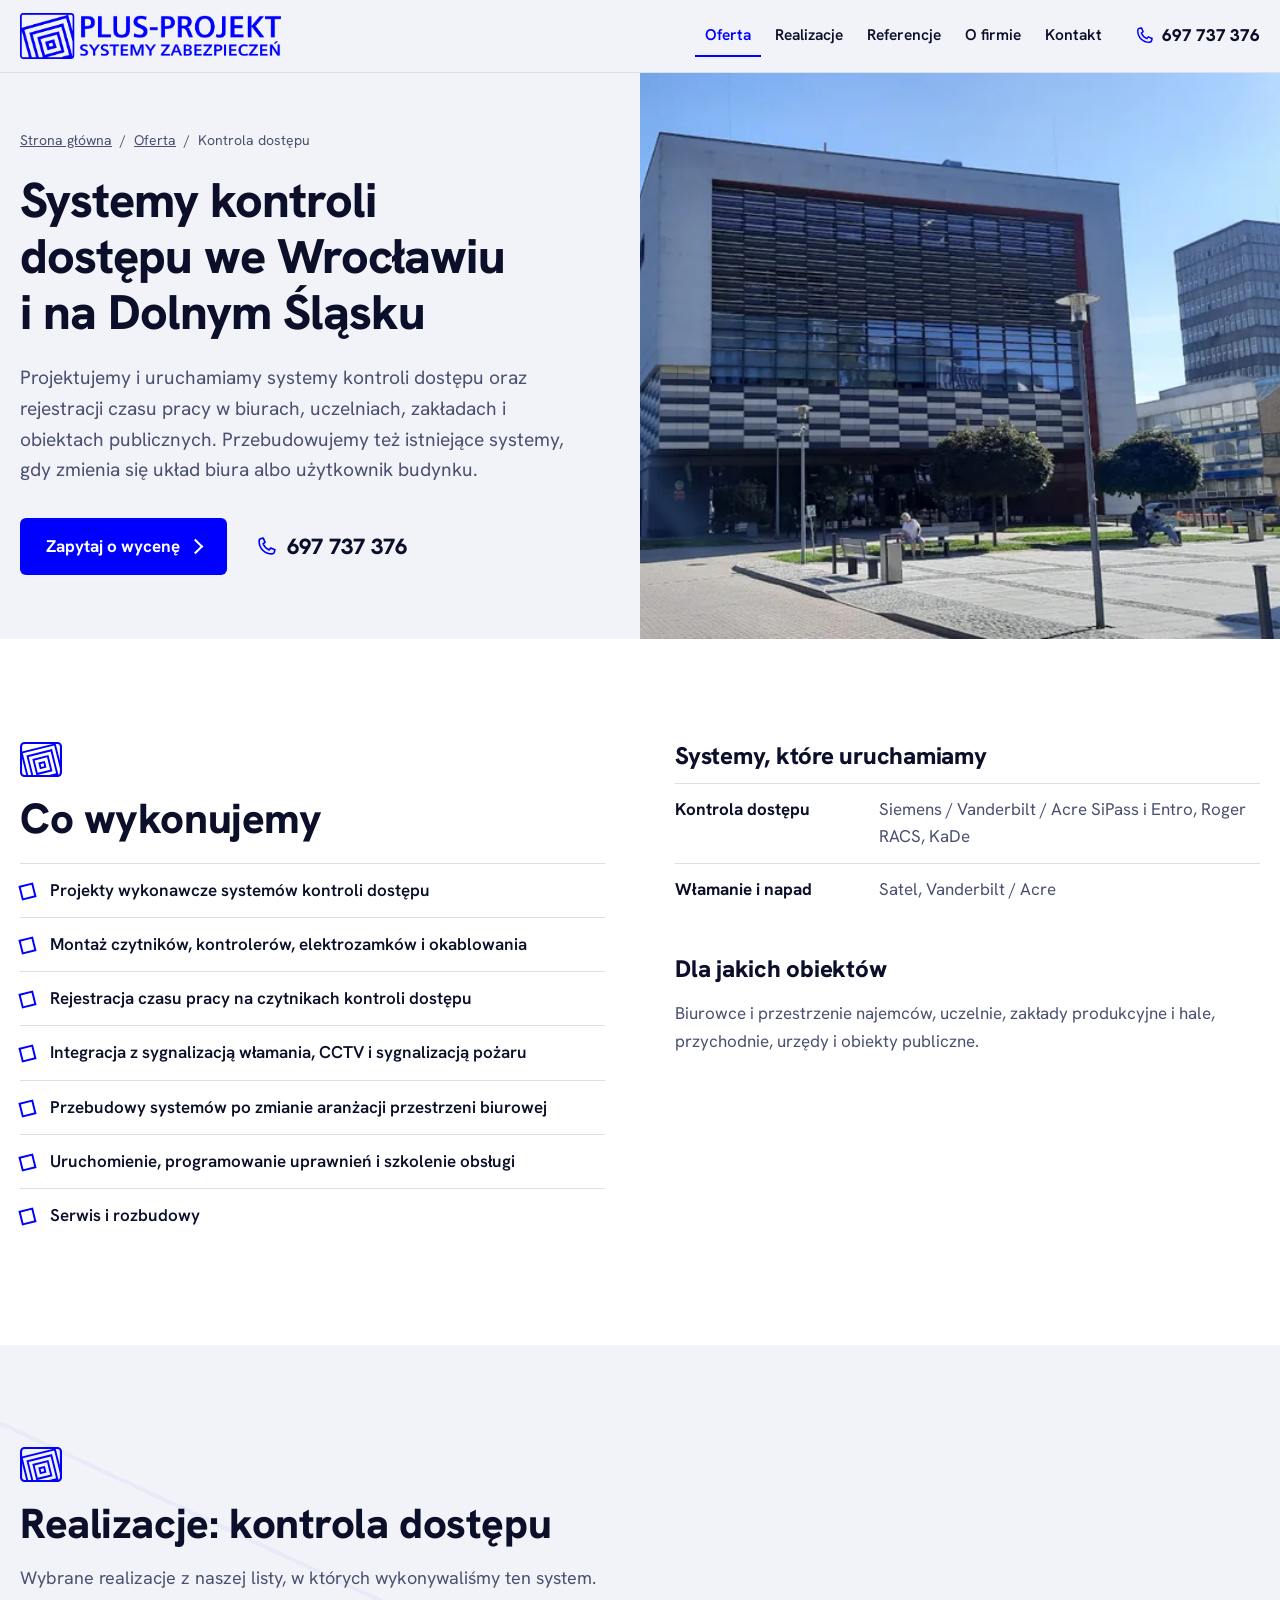
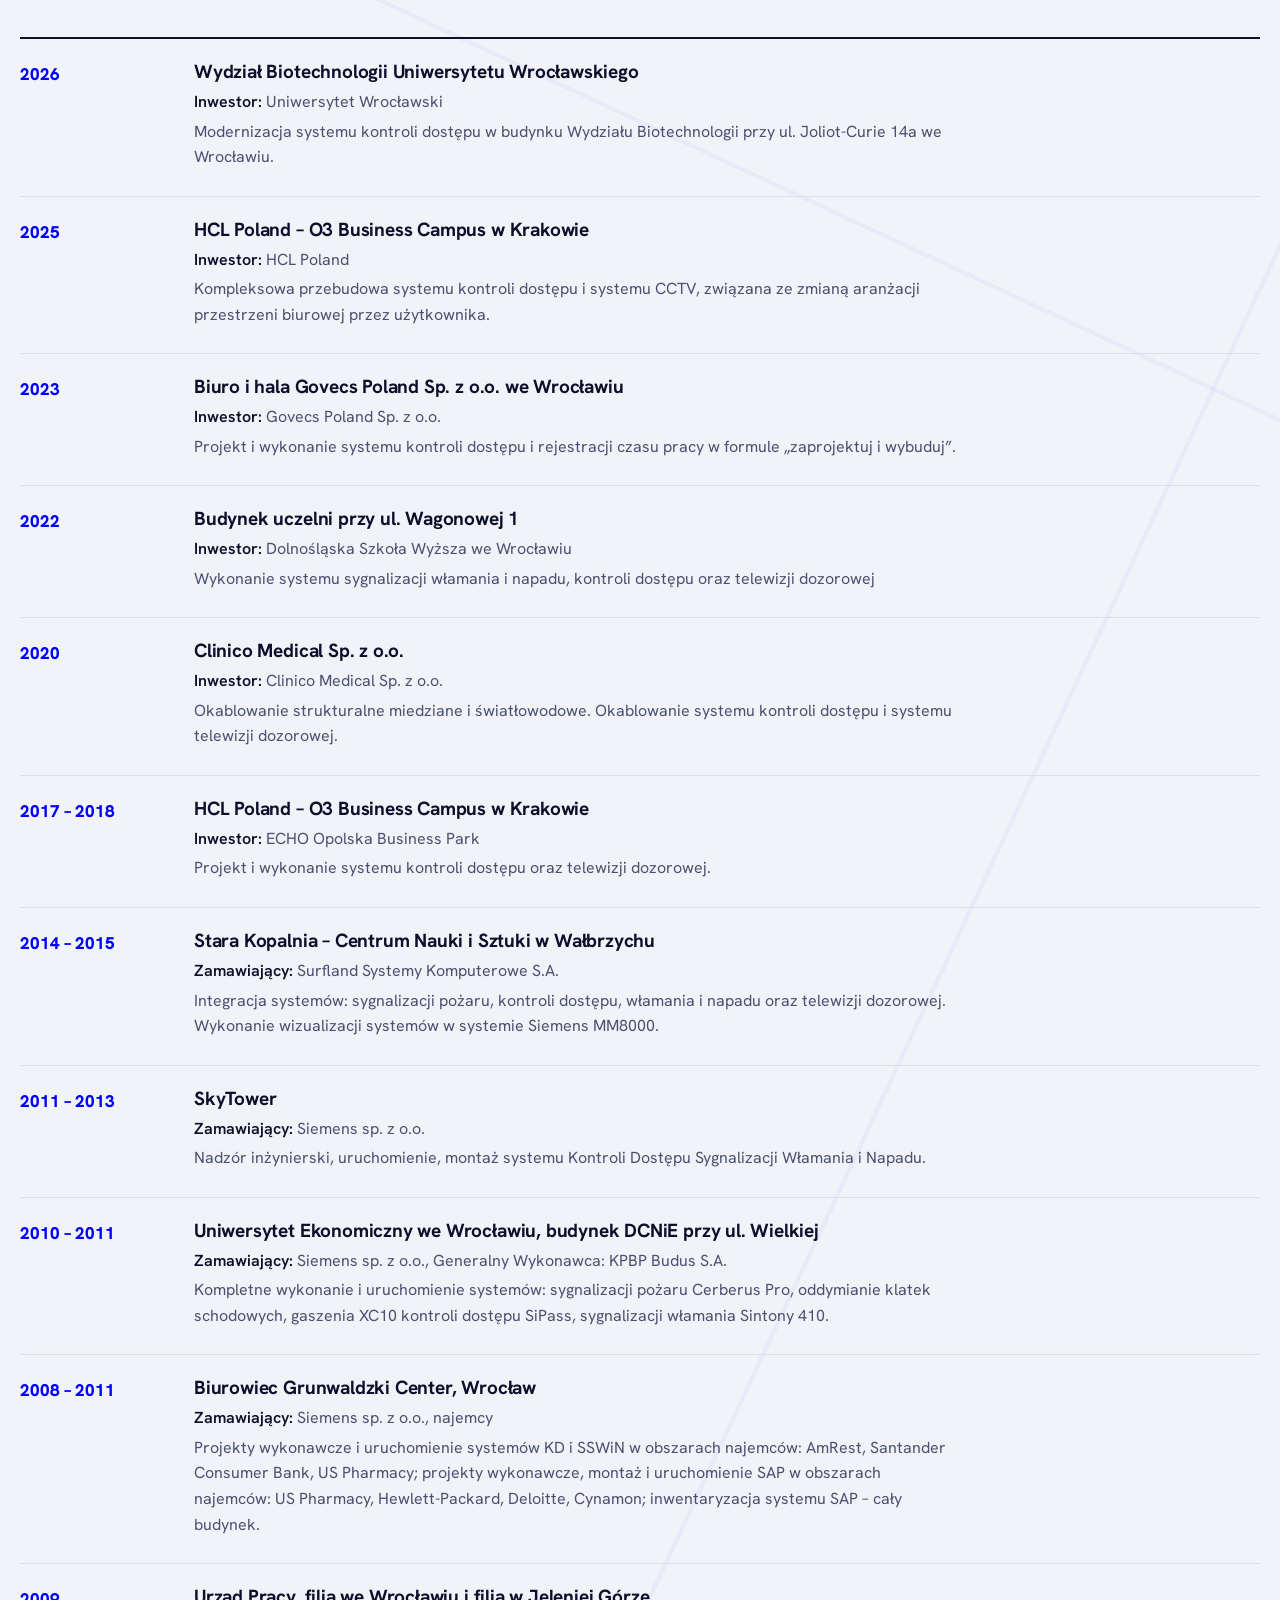
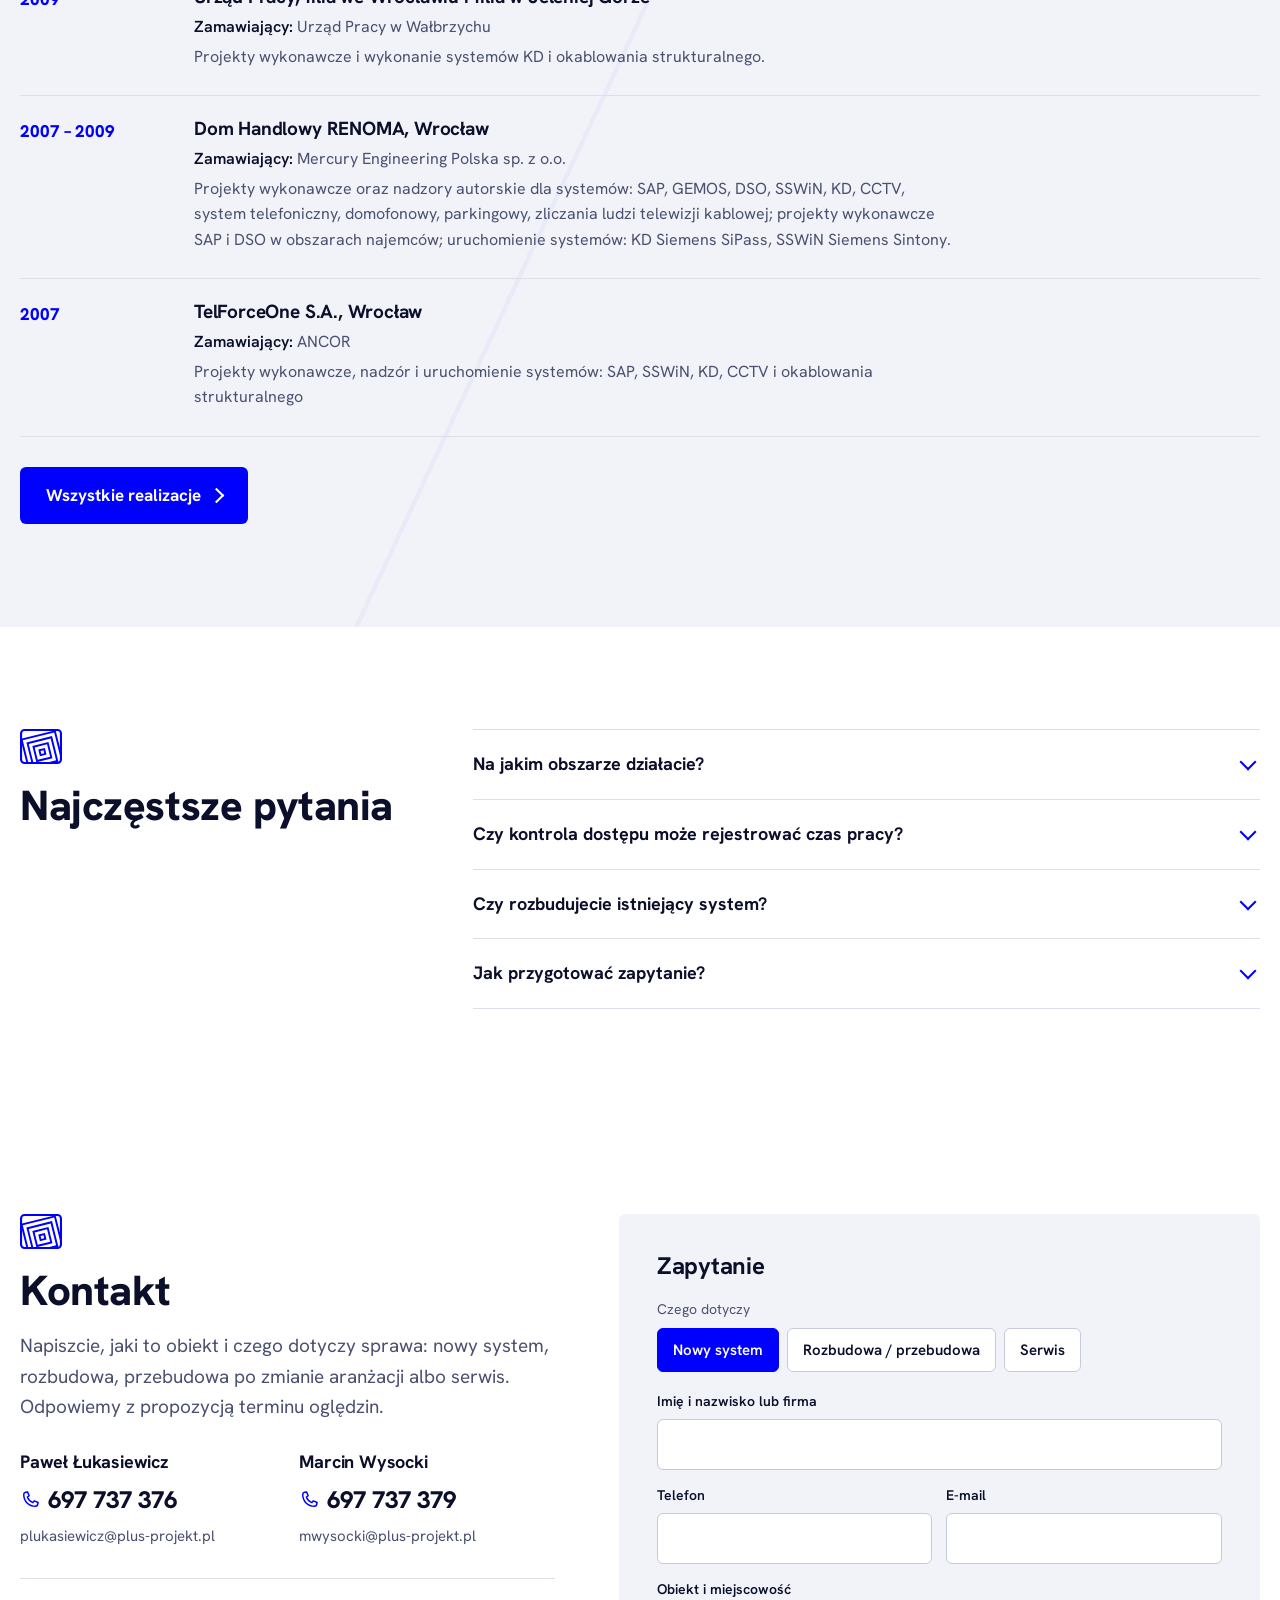
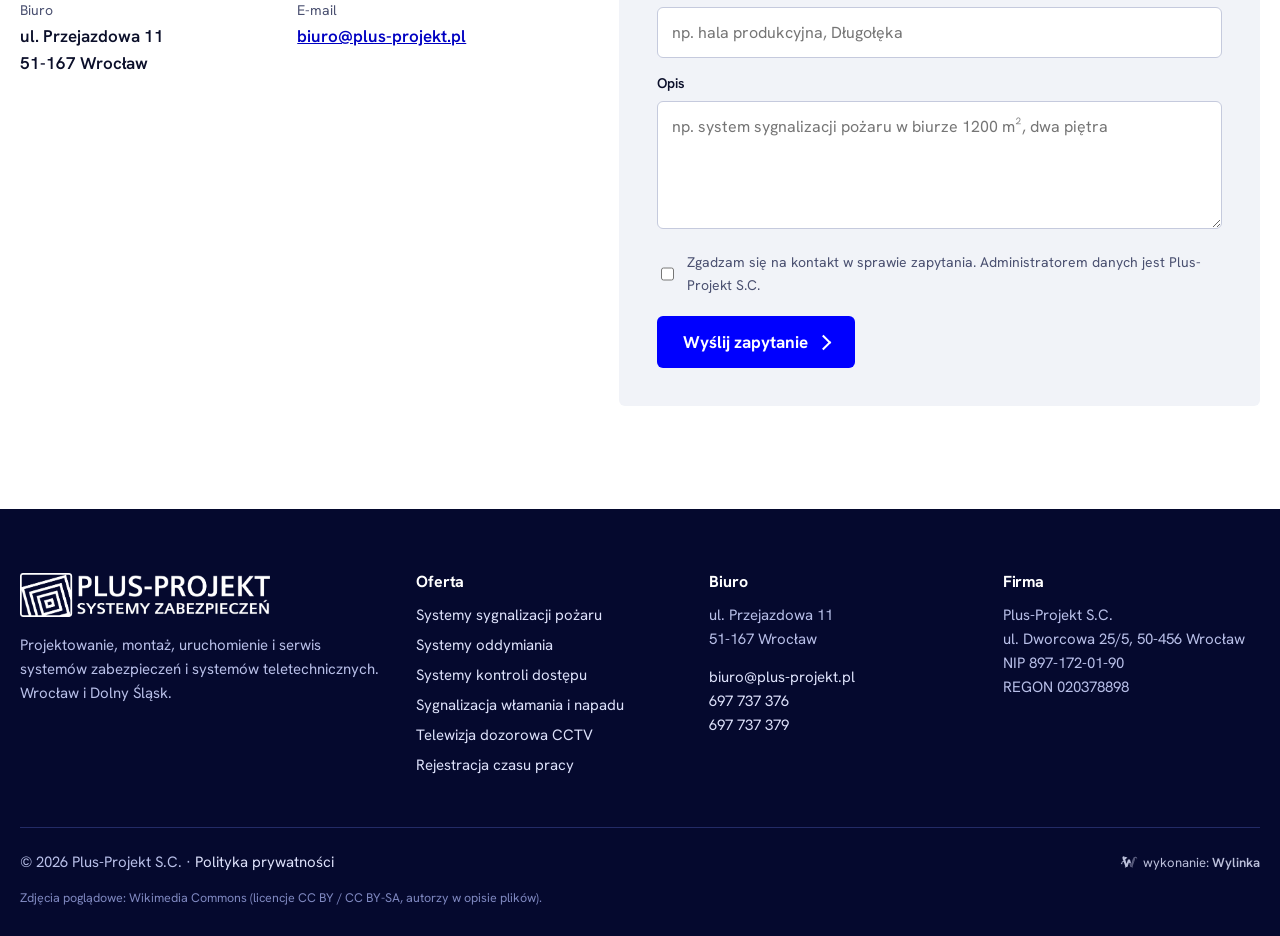
<file: systemy-kontroli-dostepu-wroclaw.html>
<!doctype html>
<html lang="pl">
<head>
<meta charset="utf-8">
<meta name="viewport" content="width=device-width,initial-scale=1,viewport-fit=cover">
<meta name="robots" content="noindex, nofollow" data-podglad>
<title>Systemy kontroli dostępu Wrocław, Dolny Śląsk - projekt, montaż, serwis | Plus-Projekt</title>
<meta name="description" content="Projekt, montaż, uruchomienie i serwis systemów kontroli dostępu i rejestracji czasu pracy we Wrocławiu i na Dolnym Śląsku. SiPass, Entro, Roger RACS, KaDe.">
<meta name="theme-color" content="#0000FF">
<link rel="icon" href="img/favicon-32.png" sizes="32x32" type="image/png">
<link rel="icon" href="img/favicon-192.png" sizes="192x192" type="image/png">
<link rel="apple-touch-icon" href="img/favicon-180.png">
<link rel="preload" as="font" type="font/woff2" href="fonts/hanken-rdzen.woff2" crossorigin>
<link rel="stylesheet" href="style.css?v=2711b">
<script type="application/ld+json">{"@context": "https://schema.org", "@type": "BreadcrumbList", "itemListElement": [{"@type": "ListItem", "position": 1, "name": "Strona główna", "item": "https://plus-projekt.pl/"}, {"@type": "ListItem", "position": 2, "name": "Oferta", "item": "https://plus-projekt.pl/oferta"}, {"@type": "ListItem", "position": 3, "name": "Kontrola dostępu"}]}</script><script type="application/ld+json">{"@context": "https://schema.org", "@type": "Service", "name": "Systemy kontroli dostępu we Wrocławiu i na Dolnym Śląsku", "areaServed": ["Wrocław", "Dolny Śląsk"], "provider": {"@type": "LocalBusiness", "name": "Plus-Projekt S.C.", "telephone": "+48 697 737 376"}}</script><script type="application/ld+json">{"@context": "https://schema.org", "@type": "FAQPage", "mainEntity": [{"@type": "Question", "name": "Na jakim obszarze działacie?", "acceptedAnswer": {"@type": "Answer", "text": "Siedzibę mamy we Wrocławiu, pracujemy na terenie całego Dolnego Śląska, a przy większych inwestycjach także w innych regionach Polski."}}, {"@type": "Question", "name": "Czy kontrola dostępu może rejestrować czas pracy?", "acceptedAnswer": {"@type": "Answer", "text": "Tak, rejestrację czasu pracy często uruchamiamy na tych samych czytnikach, bez osobnych urządzeń."}}, {"@type": "Question", "name": "Czy rozbudujecie istniejący system?", "acceptedAnswer": {"@type": "Answer", "text": "Tak, rozbudowujemy i przebudowujemy systemy, także wykonane przez inne firmy, np. po zmianie aranżacji biura."}}, {"@type": "Question", "name": "Jak przygotować zapytanie?", "acceptedAnswer": {"@type": "Answer", "text": "Wystarczy rodzaj obiektu, miejscowość, liczba drzwi do kontroli i informacja, czy system ma rejestrować czas pracy."}}]}</script>
</head>
<body>
<a class="skip" href="#tresc">Przejdź do treści</a>
<header class="top" id="top"><div class="wrap topin"><a class="logo" href="./" aria-label="Plus-Projekt, systemy zabezpieczeń - strona główna"><img src="img/logo.png" width="1481" height="261" alt="Plus-Projekt, systemy zabezpieczeń"></a>
<nav class="nav" id="nav" aria-label="Menu główne"><ul><li><a href="oferta" aria-current="page">Oferta</a></li><li><a href="realizacje">Realizacje</a></li><li><a href="referencje">Referencje</a></li><li><a href="o-firmie">O firmie</a></li><li><a href="kontakt">Kontakt</a></li></ul>
<a class="navtel" href="tel:+48697737376"><svg viewBox="0 0 24 24" aria-hidden="true"><path d="M6.6 2.8 9 2.3l2 4.6-2.2 1.6a12 12 0 0 0 6.7 6.7l1.6-2.2 4.6 2-.5 2.4a2.6 2.6 0 0 1-2.6 2.1C10.4 19.5 4.5 13.6 4.5 5.4a2.6 2.6 0 0 1 2.1-2.6Z" fill="none" stroke="currentColor" stroke-width="1.8" stroke-linejoin="round"/></svg><span>697 737 376</span></a></nav>
<a class="toptel" href="tel:+48697737376"><svg viewBox="0 0 24 24" aria-hidden="true"><path d="M6.6 2.8 9 2.3l2 4.6-2.2 1.6a12 12 0 0 0 6.7 6.7l1.6-2.2 4.6 2-.5 2.4a2.6 2.6 0 0 1-2.6 2.1C10.4 19.5 4.5 13.6 4.5 5.4a2.6 2.6 0 0 1 2.1-2.6Z" fill="none" stroke="currentColor" stroke-width="1.8" stroke-linejoin="round"/></svg><span>697 737 376</span></a>
<button class="burger" aria-expanded="false" aria-controls="nav" aria-label="Otwórz menu"><i></i><i></i><i></i></button>
</div></header>
<main id="tresc">
<section class="phead"><div class="wrap phin">
<nav class="okr" aria-label="Okruszki"><a href="./">Strona główna</a><span>/</span><a href="oferta">Oferta</a><span>/</span><span>Kontrola dostępu</span></nav>
<h1>Systemy kontroli dostępu we Wrocławiu i na Dolnym Śląsku</h1>
<p class="hlead">Projektujemy i uruchamiamy systemy kontroli dostępu oraz rejestracji czasu pracy w biurach, uczelniach, zakładach i obiektach publicznych. Przebudowujemy też istniejące systemy, gdy zmienia się układ biura albo użytkownik budynku.</p>
<div class="hcta"><a class="btn" href="#kontakt">Zapytaj o wycenę</a><a class="htel ciem" href="tel:+48697737376"><svg viewBox="0 0 24 24" aria-hidden="true"><path d="M6.6 2.8 9 2.3l2 4.6-2.2 1.6a12 12 0 0 0 6.7 6.7l1.6-2.2 4.6 2-.5 2.4a2.6 2.6 0 0 1-2.6 2.1C10.4 19.5 4.5 13.6 4.5 5.4a2.6 2.6 0 0 1 2.1-2.6Z" fill="none" stroke="currentColor" stroke-width="1.8" stroke-linejoin="round"/></svg><span>697 737 376</span></a></div>
</div><figure class="phfig"><img class="" src="img/uwr-900.webp" srcset="img/uwr-600.webp 600w, img/uwr-900.webp 900w, img/uwr-1200.webp 1200w" sizes="(max-width:900px) 100vw, 50vw" alt="Wydział Biotechnologii Uniwersytetu Wrocławskiego, modernizacja kontroli dostępu 2026" width="1200" height="627" fetchpriority="high"></figure></section>

<section class="sec"><div class="wrap ugrid">
<div><svg class="gl mk" viewBox="0 0 120 100" aria-hidden="true" focusable="false"><defs><clipPath id="cmk0"><rect x="4" y="4" width="112" height="92" rx="8"/></clipPath></defs><g clip-path="url(#cmk0)"><g fill="none" stroke="currentColor" stroke-width="5.5" transform="rotate(-14 64 66)"><rect x="15" y="17" width="98" height="98"/><rect x="29" y="31" width="70" height="70"/><rect x="43" y="45" width="42" height="42"/><rect x="57" y="59" width="14" height="14"/></g></g><rect x="3" y="3" width="114" height="94" rx="10" fill="none" stroke="currentColor" stroke-width="6"/></svg><h2>Co wykonujemy</h2>
<ul class="pkt"><li>Projekty wykonawcze systemów kontroli dostępu</li><li>Montaż czytników, kontrolerów, elektrozamków i okablowania</li><li>Rejestracja czasu pracy na czytnikach kontroli dostępu</li><li>Integracja z sygnalizacją włamania, CCTV i sygnalizacją pożaru</li><li>Przebudowy systemów po zmianie aranżacji przestrzeni biurowej</li><li>Uruchomienie, programowanie uprawnień i szkolenie obsługi</li><li>Serwis i rozbudowy</li></ul></div>
<div><h2 class="h2m">Systemy, które uruchamiamy</h2><dl class="marki2"><div><dt>Kontrola dostępu</dt><dd>Siemens / Vanderbilt / Acre SiPass i Entro, Roger RACS, KaDe</dd></div><div><dt>Włamanie i napad</dt><dd>Satel, Vanderbilt / Acre</dd></div></dl>
<h2 class="h2m">Dla jakich obiektów</h2><p>Biurowce i przestrzenie najemców, uczelnie, zakłady produkcyjne i hale, przychodnie, urzędy i obiekty publiczne.</p></div>
</div></section>

<section class="sec szare"><div class="wrap">
<div class="shead"><svg class="gl mk" viewBox="0 0 120 100" aria-hidden="true" focusable="false"><defs><clipPath id="cmk0"><rect x="4" y="4" width="112" height="92" rx="8"/></clipPath></defs><g clip-path="url(#cmk0)"><g fill="none" stroke="currentColor" stroke-width="5.5" transform="rotate(-14 64 66)"><rect x="15" y="17" width="98" height="98"/><rect x="29" y="31" width="70" height="70"/><rect x="43" y="45" width="42" height="42"/><rect x="57" y="59" width="14" height="14"/></g></g><rect x="3" y="3" width="114" height="94" rx="10" fill="none" stroke="currentColor" stroke-width="6"/></svg><h2>Realizacje: kontrola dostępu</h2><p>Wybrane realizacje z naszej listy, w których wykonywaliśmy ten system.</p></div>
<ul class="rlista"><li class="rrow" data-sys="kd"><span class="rrok">2026</span><div><h3>Wydział Biotechnologii Uniwersytetu Wrocławskiego</h3>
<p><b>Inwestor:</b> Uniwersytet Wrocławski</p><p>Modernizacja systemu kontroli dostępu w budynku Wydziału Biotechnologii przy ul. Joliot-Curie 14a we Wrocławiu.</p></div></li><li class="rrow" data-sys="kd cctv"><span class="rrok">2025</span><div><h3>HCL Poland – O3 Business Campus w Krakowie</h3>
<p><b>Inwestor:</b> HCL Poland</p><p>Kompleksowa przebudowa systemu kontroli dostępu i systemu CCTV, związana ze zmianą aranżacji przestrzeni biurowej przez użytkownika.</p></div></li><li class="rrow" data-sys="kd"><span class="rrok">2023</span><div><h3>Biuro i hala Govecs Poland Sp. z o.o. we Wrocławiu</h3>
<p><b>Inwestor:</b> Govecs Poland Sp. z o.o.</p><p>Projekt i wykonanie systemu kontroli dostępu i rejestracji czasu pracy w formule „zaprojektuj i wybuduj”.</p></div></li><li class="rrow" data-sys="kd sswin cctv"><span class="rrok">2022</span><div><h3>Budynek uczelni przy ul. Wagonowej 1</h3>
<p><b>Inwestor:</b> Dolnośląska Szkoła Wyższa we Wrocławiu</p><p>Wykonanie systemu sygnalizacji włamania i napadu, kontroli dostępu oraz telewizji dozorowej</p></div></li><li class="rrow" data-sys="kd cctv"><span class="rrok">2020</span><div><h3>Clinico Medical Sp. z o.o.</h3>
<p><b>Inwestor:</b> Clinico Medical Sp. z o.o.</p><p>Okablowanie strukturalne miedziane i światłowodowe. Okablowanie systemu kontroli dostępu i systemu telewizji dozorowej.</p></div></li><li class="rrow" data-sys="kd cctv"><span class="rrok">2017 – 2018</span><div><h3>HCL Poland – O3 Business Campus w Krakowie</h3>
<p><b>Inwestor:</b> ECHO Opolska Business Park</p><p>Projekt i wykonanie systemu kontroli dostępu oraz telewizji dozorowej.</p></div></li><li class="rrow" data-sys="ssp kd sswin cctv"><span class="rrok">2014 – 2015</span><div><h3>Stara Kopalnia – Centrum Nauki i Sztuki w Wałbrzychu</h3>
<p><b>Zamawiający:</b> Surfland Systemy Komputerowe S.A.</p><p>Integracja systemów: sygnalizacji pożaru, kontroli dostępu, włamania i napadu oraz telewizji dozorowej. Wykonanie wizualizacji systemów w systemie Siemens MM8000.</p></div></li><li class="rrow" data-sys="kd"><span class="rrok">2011 – 2013</span><div><h3>SkyTower</h3>
<p><b>Zamawiający:</b> Siemens sp. z o.o.</p><p>Nadzór inżynierski, uruchomienie, montaż systemu Kontroli Dostępu Sygnalizacji Włamania i Napadu.</p></div></li><li class="rrow" data-sys="ssp sod kd sswin"><span class="rrok">2010 – 2011</span><div><h3>Uniwersytet Ekonomiczny we Wrocławiu, budynek DCNiE przy ul. Wielkiej</h3>
<p><b>Zamawiający:</b> Siemens sp. z o.o., Generalny Wykonawca: KPBP Budus S.A.</p><p>Kompletne wykonanie i uruchomienie systemów: sygnalizacji pożaru Cerberus Pro, oddymianie klatek schodowych, gaszenia XC10 kontroli dostępu SiPass, sygnalizacji włamania Sintony 410.</p></div></li><li class="rrow" data-sys="ssp kd sswin"><span class="rrok">2008 – 2011</span><div><h3>Biurowiec Grunwaldzki Center, Wrocław</h3>
<p><b>Zamawiający:</b> Siemens sp. z o.o., najemcy</p><p>Projekty wykonawcze i uruchomienie systemów KD i SSWiN w obszarach najemców: AmRest, Santander Consumer Bank, US Pharmacy; projekty wykonawcze, montaż i uruchomienie SAP w obszarach najemców: US Pharmacy, Hewlett-Packard, Deloitte, Cynamon; inwentaryzacja systemu SAP – cały budynek.</p></div></li><li class="rrow" data-sys="kd lan"><span class="rrok">2009</span><div><h3>Urząd Pracy, filia we Wrocławiu i filia w Jeleniej Górze</h3>
<p><b>Zamawiający:</b> Urząd Pracy w Wałbrzychu</p><p>Projekty wykonawcze i wykonanie systemów KD i okablowania strukturalnego.</p></div></li><li class="rrow" data-sys="ssp sod kd sswin cctv"><span class="rrok">2007 – 2009</span><div><h3>Dom Handlowy RENOMA, Wrocław</h3>
<p><b>Zamawiający:</b> Mercury Engineering Polska sp. z o.o.</p><p>Projekty wykonawcze oraz nadzory autorskie dla systemów: SAP, GEMOS, DSO, SSWiN, KD, CCTV, system telefoniczny, domofonowy, parkingowy, zliczania ludzi telewizji kablowej; projekty wykonawcze SAP i DSO w obszarach najemców; uruchomienie systemów: KD Siemens SiPass, SSWiN Siemens Sintony.</p></div></li><li class="rrow" data-sys="ssp kd sswin cctv lan"><span class="rrok">2007</span><div><h3>TelForceOne S.A., Wrocław</h3>
<p><b>Zamawiający:</b> ANCOR</p><p>Projekty wykonawcze, nadzór i uruchomienie systemów: SAP, SSWiN, KD, CCTV i okablowania strukturalnego</p></div></li></ul>
<a class="btn obr" href="realizacje">Wszystkie realizacje</a>
</div></section>

<section class="sec"><div class="wrap faq">
<div><svg class="gl mk" viewBox="0 0 120 100" aria-hidden="true" focusable="false"><defs><clipPath id="cmk0"><rect x="4" y="4" width="112" height="92" rx="8"/></clipPath></defs><g clip-path="url(#cmk0)"><g fill="none" stroke="currentColor" stroke-width="5.5" transform="rotate(-14 64 66)"><rect x="15" y="17" width="98" height="98"/><rect x="29" y="31" width="70" height="70"/><rect x="43" y="45" width="42" height="42"/><rect x="57" y="59" width="14" height="14"/></g></g><rect x="3" y="3" width="114" height="94" rx="10" fill="none" stroke="currentColor" stroke-width="6"/></svg><h2>Najczęstsze pytania</h2></div>
<div class="faql"><details><summary>Na jakim obszarze działacie?</summary><p>Siedzibę mamy we Wrocławiu, pracujemy na terenie całego Dolnego Śląska, a przy większych inwestycjach także w innych regionach Polski.</p></details><details><summary>Czy kontrola dostępu może rejestrować czas pracy?</summary><p>Tak, rejestrację czasu pracy często uruchamiamy na tych samych czytnikach, bez osobnych urządzeń.</p></details><details><summary>Czy rozbudujecie istniejący system?</summary><p>Tak, rozbudowujemy i przebudowujemy systemy, także wykonane przez inne firmy, np. po zmianie aranżacji biura.</p></details><details><summary>Jak przygotować zapytanie?</summary><p>Wystarczy rodzaj obiektu, miejscowość, liczba drzwi do kontroli i informacja, czy system ma rejestrować czas pracy.</p></details></div>
</div></section>
<section class="sec kontakt" id="kontakt"><div class="wrap kgrid">
<div class="kinfo"><svg class="gl mk" viewBox="0 0 120 100" aria-hidden="true" focusable="false"><defs><clipPath id="cmk0"><rect x="4" y="4" width="112" height="92" rx="8"/></clipPath></defs><g clip-path="url(#cmk0)"><g fill="none" stroke="currentColor" stroke-width="5.5" transform="rotate(-14 64 66)"><rect x="15" y="17" width="98" height="98"/><rect x="29" y="31" width="70" height="70"/><rect x="43" y="45" width="42" height="42"/><rect x="57" y="59" width="14" height="14"/></g></g><rect x="3" y="3" width="114" height="94" rx="10" fill="none" stroke="currentColor" stroke-width="6"/></svg>
<h2>Kontakt</h2>
<p class="lead">Napiszcie, jaki to obiekt i czego dotyczy sprawa: nowy system, rozbudowa, przebudowa po zmianie aranżacji albo serwis. Odpowiemy z propozycją terminu oględzin.</p>
<div class="osoby">
<div class="osoba"><h3>Paweł Łukasiewicz</h3><a class="duzytel" href="tel:+48697737376"><svg viewBox="0 0 24 24" aria-hidden="true"><path d="M6.6 2.8 9 2.3l2 4.6-2.2 1.6a12 12 0 0 0 6.7 6.7l1.6-2.2 4.6 2-.5 2.4a2.6 2.6 0 0 1-2.6 2.1C10.4 19.5 4.5 13.6 4.5 5.4a2.6 2.6 0 0 1 2.1-2.6Z" fill="none" stroke="currentColor" stroke-width="1.8" stroke-linejoin="round"/></svg>697 737 376</a><a href="mailto:plukasiewicz@plus-projekt.pl">plukasiewicz@plus-projekt.pl</a></div>
<div class="osoba"><h3>Marcin Wysocki</h3><a class="duzytel" href="tel:+48697737379"><svg viewBox="0 0 24 24" aria-hidden="true"><path d="M6.6 2.8 9 2.3l2 4.6-2.2 1.6a12 12 0 0 0 6.7 6.7l1.6-2.2 4.6 2-.5 2.4a2.6 2.6 0 0 1-2.6 2.1C10.4 19.5 4.5 13.6 4.5 5.4a2.6 2.6 0 0 1 2.1-2.6Z" fill="none" stroke="currentColor" stroke-width="1.8" stroke-linejoin="round"/></svg>697 737 379</a><a href="mailto:mwysocki@plus-projekt.pl">mwysocki@plus-projekt.pl</a></div>
</div>
<dl class="kdane"><div><dt>Biuro</dt><dd>ul. Przejazdowa 11<br>51-167 Wrocław</dd></div><div><dt>E-mail</dt><dd><a href="mailto:biuro@plus-projekt.pl">biuro@plus-projekt.pl</a></dd></div></dl>
</div>
<form class="form" id="form" novalidate>
<h3>Zapytanie</h3>
<fieldset class="chips"><legend>Czego dotyczy</legend>
<label><input type="radio" name="typ" value="nowy" checked><span>Nowy system</span></label>
<label><input type="radio" name="typ" value="rozbudowa"><span>Rozbudowa / przebudowa</span></label>
<label><input type="radio" name="typ" value="serwis"><span>Serwis</span></label>
</fieldset>
<label class="pole"><span>Imię i nazwisko lub firma</span><input name="kto" autocomplete="name"></label>
<div class="dwa"><label class="pole"><span>Telefon</span><input name="tel" type="tel" autocomplete="tel"></label>
<label class="pole"><span>E-mail</span><input name="mail" type="email" autocomplete="email"></label></div>
<label class="pole"><span>Obiekt i miejscowość</span><input name="obiekt" placeholder="np. hala produkcyjna, Długołęka"></label>
<label class="pole"><span>Opis</span><textarea name="opis" rows="4" placeholder="np. system sygnalizacji pożaru w biurze 1200 m², dwa piętra"></textarea></label>
<label class="zgoda"><input type="checkbox" name="zgoda"><span>Zgadzam się na kontakt w sprawie zapytania. Administratorem danych jest Plus-Projekt S.C.</span></label>
<button class="btn" type="submit">Wyślij zapytanie</button>
<p class="fmsg" role="status" hidden>To podgląd strony, formularz zacznie wysyłać wiadomości na docelowej stronie.</p>
</form>
</div></section>
</main>
<footer class="foot"><div class="wrap">
<div class="fgrid">
<div class="fcol fbrand"><a class="logo" href="./" aria-label="Plus-Projekt, systemy zabezpieczeń - strona główna"><img src="img/logo-biale.png" width="1481" height="261" alt="Plus-Projekt, systemy zabezpieczeń" loading="lazy"></a><p>Projektowanie, montaż, uruchomienie i serwis systemów zabezpieczeń i systemów teletechnicznych. Wrocław i Dolny Śląsk.</p></div>
<div class="fcol"><h3>Oferta</h3><ul><li><a href="systemy-sygnalizacji-pozaru-wroclaw">Systemy sygnalizacji pożaru</a></li><li><a href="systemy-oddymiania-wroclaw">Systemy oddymiania</a></li><li><a href="systemy-kontroli-dostepu-wroclaw">Systemy kontroli dostępu</a></li><li><a href="systemy-sygnalizacji-wlamania-wroclaw">Sygnalizacja włamania i napadu</a></li><li><a href="monitoring-cctv-wroclaw">Telewizja dozorowa CCTV</a></li><li><a href="rejestracja-czasu-pracy-wroclaw">Rejestracja czasu pracy</a></li></ul></div>
<div class="fcol"><h3>Biuro</h3><p>ul. Przejazdowa 11<br>51-167 Wrocław</p><p><a href="mailto:biuro@plus-projekt.pl">biuro@plus-projekt.pl</a><br><a href="tel:+48697737376">697 737 376</a><br><a href="tel:+48697737379">697 737 379</a></p></div>
<div class="fcol"><h3>Firma</h3><p>Plus-Projekt S.C.<br>ul. Dworcowa 25/5, 50-456 Wrocław<br>NIP 897-172-01-90<br>REGON 020378898</p></div>
</div>
<div class="fbar"><span>© 2026 Plus-Projekt S.C. · <a href="#">Polityka prywatności</a></span><style>
.wylinka-badge{display:inline-flex;align-items:center;gap:.4em;color:inherit;text-decoration:none;font-size:.875em;line-height:1;opacity:.85}
.wylinka-badge:hover,.wylinka-badge:focus-visible{opacity:1}
.wylinka-badge:focus-visible{outline:2px solid currentColor;outline-offset:3px;border-radius:2px}
.wylinka-badge svg{width:18px;height:18px;flex:none;overflow:visible}
.wylinka-badge b{font-weight:600}
.wylinka-badge .wy-old{opacity:.45;transform-origin:40px 30px;transition:transform .32s cubic-bezier(.3,.7,.4,1),opacity .32s ease-out}
.wylinka-badge .wy-pod{opacity:0;transition:opacity .2s ease-out .08s}
.wylinka-badge:hover .wy-old,.wylinka-badge:focus-visible .wy-old{transform:translate(9px,7px) rotate(9deg);opacity:0}
.wylinka-badge:hover .wy-pod,.wylinka-badge:focus-visible .wy-pod{opacity:1}
@media (prefers-reduced-motion:reduce){.wylinka-badge .wy-old,.wylinka-badge .wy-pod{transition:none}.wylinka-badge:hover .wy-old,.wylinka-badge:focus-visible .wy-old{transform:none;opacity:.45}.wylinka-badge:hover .wy-pod,.wylinka-badge:focus-visible .wy-pod{opacity:0}}
</style>
<a class="wylinka-badge" href="https://wylinka.pl/?utm_source=plus-projekt.pl&amp;utm_medium=stopka&amp;utm_campaign=wykonanie" rel="noopener" title="Strona wykonana przez Wylinka"><svg viewBox="0 0 64 64" aria-hidden="true" focusable="false" fill="currentColor"><path d="M9.8 22.8l-1.2-7.9 2.2-3.7 15.5 4.6-.5 1.5-7.2 5.5 4.7 15.6 5-15.6 7 0 4.1 12.7-4.2-.9-2.6 1.8-.8-2.2-5.3 15.6-4.3 0 .4 .2-2.1 2.8-1.3-1.1 1.1-1.4-3.1 .2-.1-1.7 2.2-.1-5.7-16.5-4.8 .6-.8 3.1 0 .5-.3 .5 .8 2.2-1.6 .5-.4-1.3-.8 1.6-1.5-.8 .8-1.6-1.4 .6-.6-1.6 2.3-.8 .2-.4 1.3-4.8 5.9-.8-2.4-6.9zM15.2 13.7l-.1-.4-.4 .8-.1 .8 .1 1 .1 .4 .3 .7 .3-.9 .1-.7 0-.8z"/><path class="wy-pod" d="M37.1 49.8l-4.5-13.3 2.6-1.8 4.2 .9 .9 2.8 3-9.7 0-.5 .1-.8 3.2-8.4 .5-1 .6-1 .9-1.1 1.3-1 1.1-.7 1.4-.5 1.4-.3 .7 0 .9 0 1.2 .3 1.4 .6 .8 .5 .7 .7 .6 .7 .5 .9 .3 .9 .1 .9 0 .8-.2 .9-.5 .9-.5 .6-.7 .5-.7 .3-.1-.1 0-.1 .5-.5 .3-.7 .2-.5 0-.6-.1-.6-.3-.7-.4-.5-.4-.4-.5-.3-.6-.3-.7 0-.7 .1-.6 .1-.5 .4-.5 .5-.3 .5-.2 .7-.1 1.5-1.4 5.1-.8 3.3-.3 .7-.5 .7-6 17.5 1.9 .1-.1 1.7-3.1-.2 1.1 1.4-1.3 1.1-2.1-2.8 .4-.2z"/><path class="wy-old" d="M40.8 50l.4-.2-4.1 0-4.2-12.5 2.5-1.7 4.3 .9 .6 1.9 .6-1.6 0-.3 2.4-7.8 0-.5 .1-.8 3.2-8.4 .4-.8 .6-.9 .9-1.2 .9-.9 1.3-.8 1.4-.6 1.2-.3 1.4-.1 1.3 .1 .6 .2 .8 .3 1.1 .6 .9 .7 .7 .9 .5 .9 .3 .9 .1 1.1-.1 .9-.3 .9-.4 .7-.6 .7-.6 .4-.6 .2-.1-.1 0-.1 .5-.5 .3-.7 .2-.5 0-.5-.1-.6-.2-.6-.3-.5-.4-.5-.5-.3-.6-.3-.7-.1-.6 0-.6 .1-.6 .3-.6 .5-.3 .4-.2 .5-.1 .5-.1 1.5-1.4 5.1-.8 3.3-.3 .7-.5 .7-6 17.5 1.9 .1-.1 1.7-3.1-.2 1.1 1.4-1.3 1.1zM49.6 17.1l.6 1.7-1.5 1.9 .4 .4 1.8-2.1-.7-2.1zM48.1 28.3l.5 1.8-1.7 1.8 .4 .4 1.9-2-.6-2.2zM37.9 41.7l1.7-1.5-.4-.4-1.7 1.4zM42.6 38.7l-1.5 2.8 1.1 2-1.3 2.6 .5 .2 1.5-2.8-1.1-2 1.4-2.5z"/></svg><span>wykonanie: <b>Wylinka</b></span></a></div>
<p class="fnote">Zdjęcia poglądowe: Wikimedia Commons (licencje CC BY / CC BY-SA, autorzy w opisie plików).</p>
</div></footer>
<script src="app.js" defer></script>
</body>
</html>
</file>
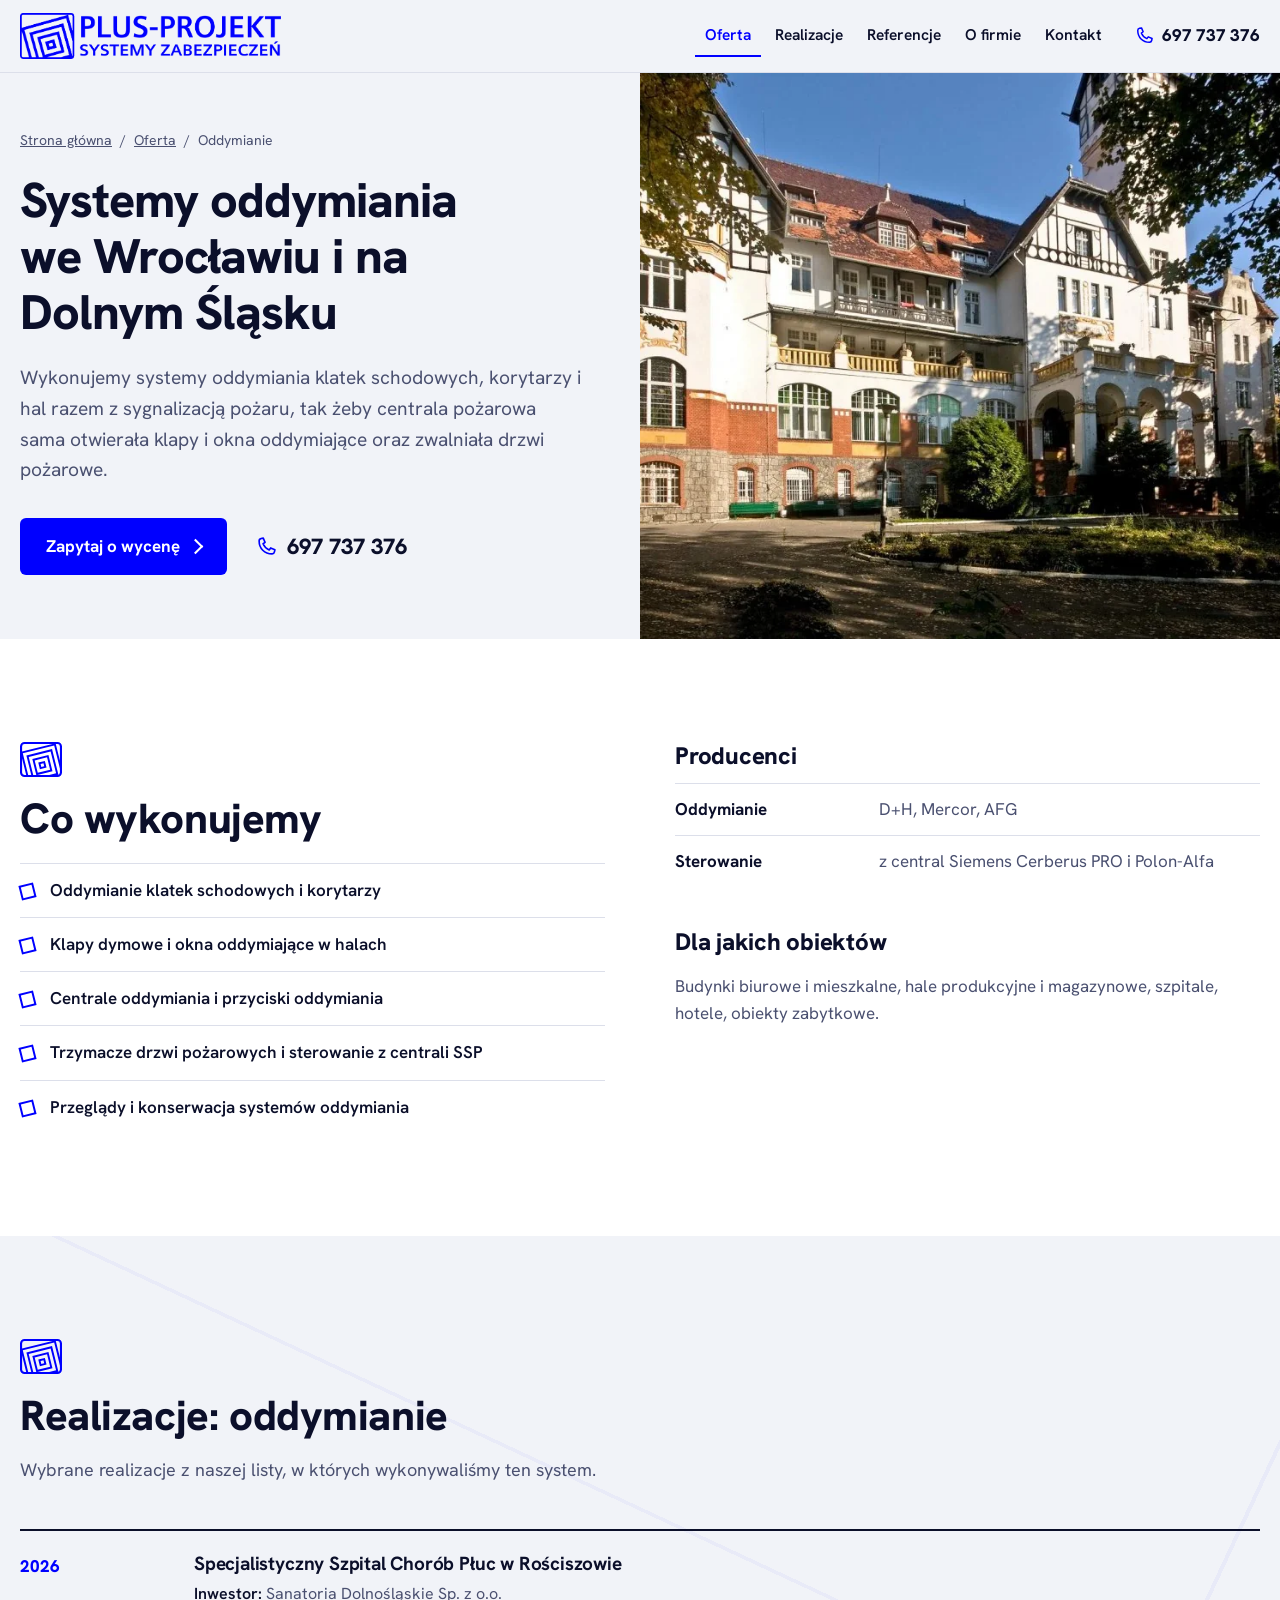
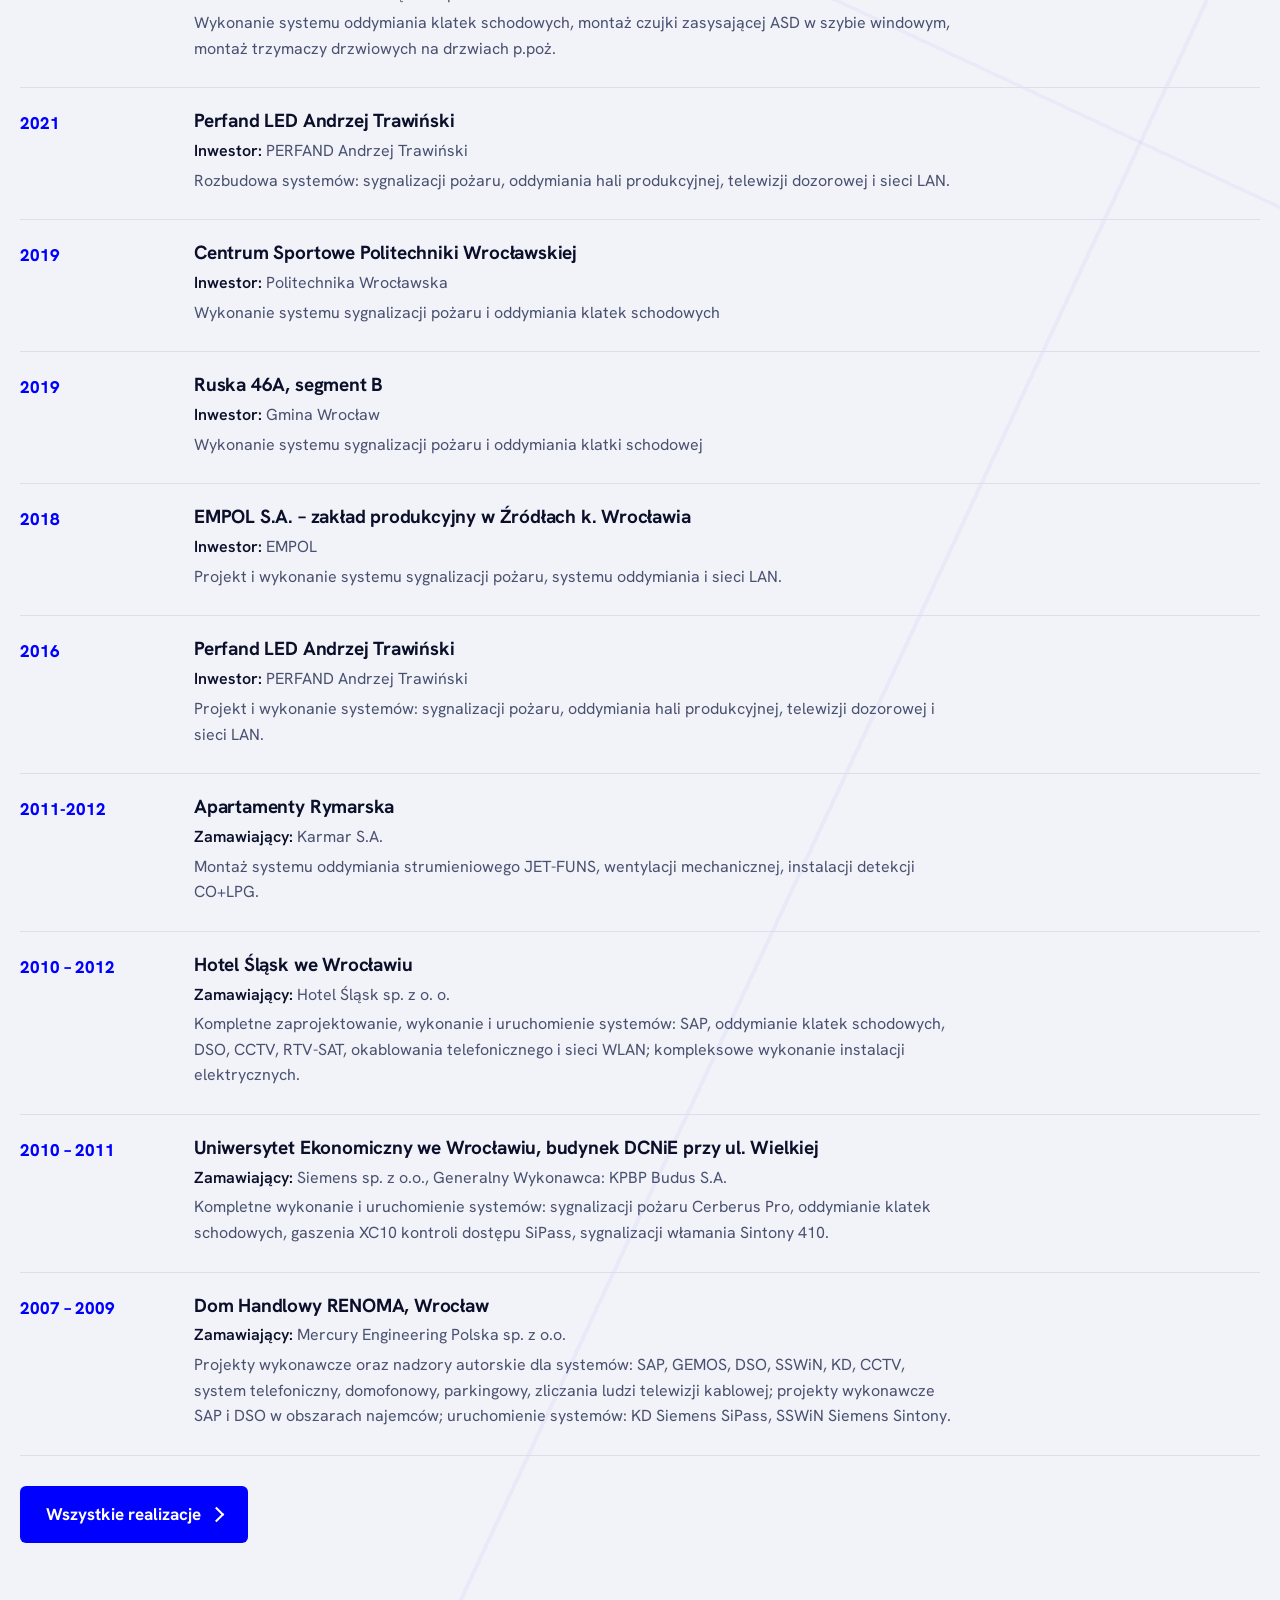
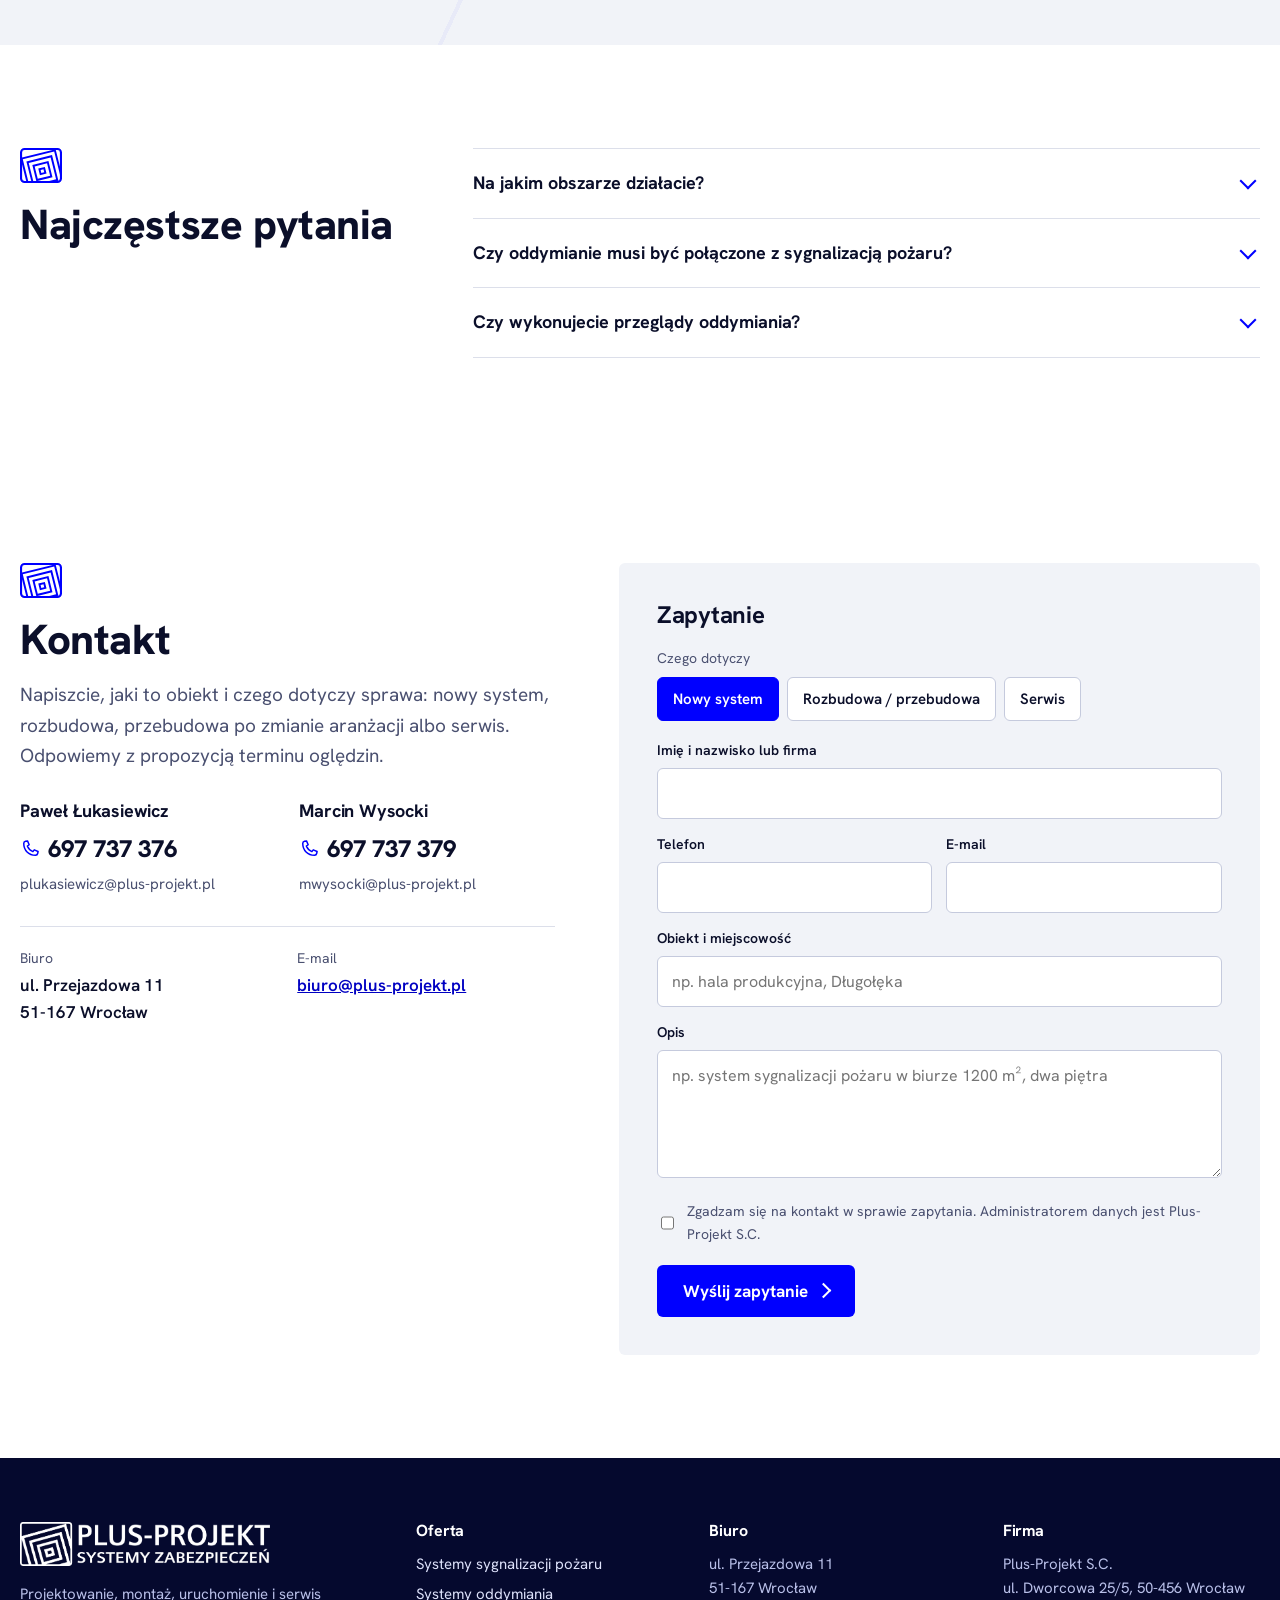
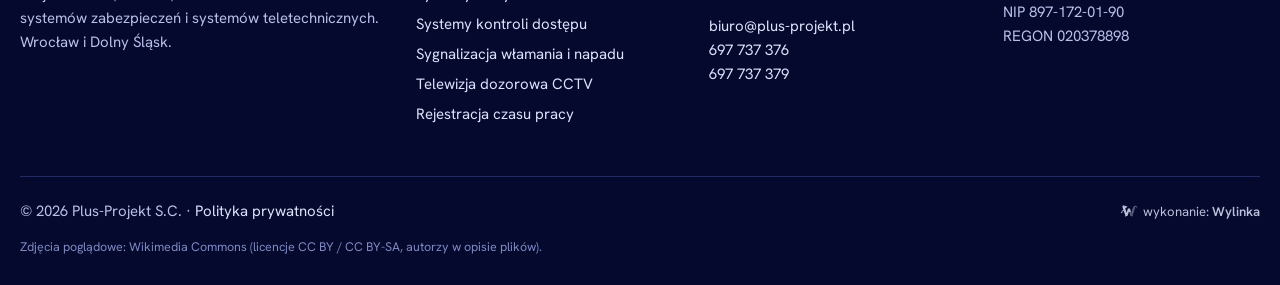
<file: systemy-oddymiania-wroclaw.html>
<!doctype html>
<html lang="pl">
<head>
<meta charset="utf-8">
<meta name="viewport" content="width=device-width,initial-scale=1,viewport-fit=cover">
<meta name="robots" content="noindex, nofollow" data-podglad>
<title>Systemy oddymiania Wrocław, Dolny Śląsk - klatki schodowe, hale | Plus-Projekt</title>
<meta name="description" content="Projekt, montaż, uruchomienie i serwis systemów oddymiania klatek schodowych i hal we Wrocławiu i na Dolnym Śląsku. D+H, Mercor, AFG, sterowanie z centrali SSP.">
<meta name="theme-color" content="#0000FF">
<link rel="icon" href="img/favicon-32.png" sizes="32x32" type="image/png">
<link rel="icon" href="img/favicon-192.png" sizes="192x192" type="image/png">
<link rel="apple-touch-icon" href="img/favicon-180.png">
<link rel="preload" as="font" type="font/woff2" href="fonts/hanken-rdzen.woff2" crossorigin>
<link rel="stylesheet" href="style.css?v=2711b">
<script type="application/ld+json">{"@context": "https://schema.org", "@type": "BreadcrumbList", "itemListElement": [{"@type": "ListItem", "position": 1, "name": "Strona główna", "item": "https://plus-projekt.pl/"}, {"@type": "ListItem", "position": 2, "name": "Oferta", "item": "https://plus-projekt.pl/oferta"}, {"@type": "ListItem", "position": 3, "name": "Oddymianie"}]}</script><script type="application/ld+json">{"@context": "https://schema.org", "@type": "Service", "name": "Systemy oddymiania we Wrocławiu i na Dolnym Śląsku", "areaServed": ["Wrocław", "Dolny Śląsk"], "provider": {"@type": "LocalBusiness", "name": "Plus-Projekt S.C.", "telephone": "+48 697 737 376"}}</script><script type="application/ld+json">{"@context": "https://schema.org", "@type": "FAQPage", "mainEntity": [{"@type": "Question", "name": "Na jakim obszarze działacie?", "acceptedAnswer": {"@type": "Answer", "text": "Siedzibę mamy we Wrocławiu, pracujemy na terenie całego Dolnego Śląska, a przy większych inwestycjach także w innych regionach Polski."}}, {"@type": "Question", "name": "Czy oddymianie musi być połączone z sygnalizacją pożaru?", "acceptedAnswer": {"@type": "Answer", "text": "Zwykle tak: czujki SSP uruchamiają oddymianie automatycznie. Projektujemy i uruchamiamy oba systemy razem."}}, {"@type": "Question", "name": "Czy wykonujecie przeglądy oddymiania?", "acceptedAnswer": {"@type": "Answer", "text": "Tak, wykonujemy okresowe przeglądy i konserwacje, także systemów zamontowanych przez inne firmy."}}]}</script>
</head>
<body>
<a class="skip" href="#tresc">Przejdź do treści</a>
<header class="top" id="top"><div class="wrap topin"><a class="logo" href="./" aria-label="Plus-Projekt, systemy zabezpieczeń - strona główna"><img src="img/logo.png" width="1481" height="261" alt="Plus-Projekt, systemy zabezpieczeń"></a>
<nav class="nav" id="nav" aria-label="Menu główne"><ul><li><a href="oferta" aria-current="page">Oferta</a></li><li><a href="realizacje">Realizacje</a></li><li><a href="referencje">Referencje</a></li><li><a href="o-firmie">O firmie</a></li><li><a href="kontakt">Kontakt</a></li></ul>
<a class="navtel" href="tel:+48697737376"><svg viewBox="0 0 24 24" aria-hidden="true"><path d="M6.6 2.8 9 2.3l2 4.6-2.2 1.6a12 12 0 0 0 6.7 6.7l1.6-2.2 4.6 2-.5 2.4a2.6 2.6 0 0 1-2.6 2.1C10.4 19.5 4.5 13.6 4.5 5.4a2.6 2.6 0 0 1 2.1-2.6Z" fill="none" stroke="currentColor" stroke-width="1.8" stroke-linejoin="round"/></svg><span>697 737 376</span></a></nav>
<a class="toptel" href="tel:+48697737376"><svg viewBox="0 0 24 24" aria-hidden="true"><path d="M6.6 2.8 9 2.3l2 4.6-2.2 1.6a12 12 0 0 0 6.7 6.7l1.6-2.2 4.6 2-.5 2.4a2.6 2.6 0 0 1-2.6 2.1C10.4 19.5 4.5 13.6 4.5 5.4a2.6 2.6 0 0 1 2.1-2.6Z" fill="none" stroke="currentColor" stroke-width="1.8" stroke-linejoin="round"/></svg><span>697 737 376</span></a>
<button class="burger" aria-expanded="false" aria-controls="nav" aria-label="Otwórz menu"><i></i><i></i><i></i></button>
</div></header>
<main id="tresc">
<section class="phead"><div class="wrap phin">
<nav class="okr" aria-label="Okruszki"><a href="./">Strona główna</a><span>/</span><a href="oferta">Oferta</a><span>/</span><span>Oddymianie</span></nav>
<h1>Systemy oddymiania we Wrocławiu i na Dolnym Śląsku</h1>
<p class="hlead">Wykonujemy systemy oddymiania klatek schodowych, korytarzy i hal razem z sygnalizacją pożaru, tak żeby centrala pożarowa sama otwierała klapy i okna oddymiające oraz zwalniała drzwi pożarowe.</p>
<div class="hcta"><a class="btn" href="#kontakt">Zapytaj o wycenę</a><a class="htel ciem" href="tel:+48697737376"><svg viewBox="0 0 24 24" aria-hidden="true"><path d="M6.6 2.8 9 2.3l2 4.6-2.2 1.6a12 12 0 0 0 6.7 6.7l1.6-2.2 4.6 2-.5 2.4a2.6 2.6 0 0 1-2.6 2.1C10.4 19.5 4.5 13.6 4.5 5.4a2.6 2.6 0 0 1 2.1-2.6Z" fill="none" stroke="currentColor" stroke-width="1.8" stroke-linejoin="round"/></svg><span>697 737 376</span></a></div>
</div><figure class="phfig"><img class="" src="img/rosciszow-1000.webp" srcset="img/rosciszow-600.webp 600w, img/rosciszow-1000.webp 1000w" sizes="(max-width:900px) 100vw, 50vw" alt="Specjalistyczny Szpital Chorób Płuc w Rościszowie, system oddymiania 2026" width="1000" height="660" fetchpriority="high"></figure></section>

<section class="sec"><div class="wrap ugrid">
<div><svg class="gl mk" viewBox="0 0 120 100" aria-hidden="true" focusable="false"><defs><clipPath id="cmk0"><rect x="4" y="4" width="112" height="92" rx="8"/></clipPath></defs><g clip-path="url(#cmk0)"><g fill="none" stroke="currentColor" stroke-width="5.5" transform="rotate(-14 64 66)"><rect x="15" y="17" width="98" height="98"/><rect x="29" y="31" width="70" height="70"/><rect x="43" y="45" width="42" height="42"/><rect x="57" y="59" width="14" height="14"/></g></g><rect x="3" y="3" width="114" height="94" rx="10" fill="none" stroke="currentColor" stroke-width="6"/></svg><h2>Co wykonujemy</h2>
<ul class="pkt"><li>Oddymianie klatek schodowych i korytarzy</li><li>Klapy dymowe i okna oddymiające w halach</li><li>Centrale oddymiania i przyciski oddymiania</li><li>Trzymacze drzwi pożarowych i sterowanie z centrali SSP</li><li>Przeglądy i konserwacja systemów oddymiania</li></ul></div>
<div><h2 class="h2m">Producenci</h2><dl class="marki2"><div><dt>Oddymianie</dt><dd>D+H, Mercor, AFG</dd></div><div><dt>Sterowanie</dt><dd>z central Siemens Cerberus PRO i Polon-Alfa</dd></div></dl>
<h2 class="h2m">Dla jakich obiektów</h2><p>Budynki biurowe i mieszkalne, hale produkcyjne i magazynowe, szpitale, hotele, obiekty zabytkowe.</p></div>
</div></section>

<section class="sec szare"><div class="wrap">
<div class="shead"><svg class="gl mk" viewBox="0 0 120 100" aria-hidden="true" focusable="false"><defs><clipPath id="cmk0"><rect x="4" y="4" width="112" height="92" rx="8"/></clipPath></defs><g clip-path="url(#cmk0)"><g fill="none" stroke="currentColor" stroke-width="5.5" transform="rotate(-14 64 66)"><rect x="15" y="17" width="98" height="98"/><rect x="29" y="31" width="70" height="70"/><rect x="43" y="45" width="42" height="42"/><rect x="57" y="59" width="14" height="14"/></g></g><rect x="3" y="3" width="114" height="94" rx="10" fill="none" stroke="currentColor" stroke-width="6"/></svg><h2>Realizacje: oddymianie</h2><p>Wybrane realizacje z naszej listy, w których wykonywaliśmy ten system.</p></div>
<ul class="rlista"><li class="rrow" data-sys="sod"><span class="rrok">2026</span><div><h3>Specjalistyczny Szpital Chorób Płuc w Rościszowie</h3>
<p><b>Inwestor:</b> Sanatoria Dolnośląskie Sp. z o.o.</p><p>Wykonanie systemu oddymiania klatek schodowych, montaż czujki zasysającej ASD w szybie windowym, montaż trzymaczy drzwiowych na drzwiach p.poż.</p></div></li><li class="rrow" data-sys="ssp sod cctv lan"><span class="rrok">2021</span><div><h3>Perfand LED Andrzej Trawiński</h3>
<p><b>Inwestor:</b> PERFAND Andrzej Trawiński</p><p>Rozbudowa systemów: sygnalizacji pożaru, oddymiania hali produkcyjnej, telewizji dozorowej i sieci LAN.</p></div></li><li class="rrow" data-sys="ssp sod"><span class="rrok">2019</span><div><h3>Centrum Sportowe Politechniki Wrocławskiej</h3>
<p><b>Inwestor:</b> Politechnika Wrocławska</p><p>Wykonanie systemu sygnalizacji pożaru i oddymiania klatek schodowych</p></div></li><li class="rrow" data-sys="ssp sod"><span class="rrok">2019</span><div><h3>Ruska 46A, segment B</h3>
<p><b>Inwestor:</b> Gmina Wrocław</p><p>Wykonanie systemu sygnalizacji pożaru i oddymiania klatki schodowej</p></div></li><li class="rrow" data-sys="ssp sod lan"><span class="rrok">2018</span><div><h3>EMPOL S.A. – zakład produkcyjny w Źródłach k. Wrocławia</h3>
<p><b>Inwestor:</b> EMPOL</p><p>Projekt i wykonanie systemu sygnalizacji pożaru, systemu oddymiania i sieci LAN.</p></div></li><li class="rrow" data-sys="ssp sod cctv lan"><span class="rrok">2016</span><div><h3>Perfand LED Andrzej Trawiński</h3>
<p><b>Inwestor:</b> PERFAND Andrzej Trawiński</p><p>Projekt i wykonanie systemów: sygnalizacji pożaru, oddymiania hali produkcyjnej, telewizji dozorowej i sieci LAN.</p></div></li><li class="rrow" data-sys="sod"><span class="rrok">2011-2012</span><div><h3>Apartamenty Rymarska</h3>
<p><b>Zamawiający:</b> Karmar S.A.</p><p>Montaż systemu oddymiania strumieniowego JET-FUNS, wentylacji mechanicznej, instalacji detekcji CO+LPG.</p></div></li><li class="rrow" data-sys="ssp sod cctv lan"><span class="rrok">2010 – 2012</span><div><h3>Hotel Śląsk we Wrocławiu</h3>
<p><b>Zamawiający:</b> Hotel Śląsk sp. z o. o.</p><p>Kompletne zaprojektowanie, wykonanie i uruchomienie systemów: SAP, oddymianie klatek schodowych, DSO, CCTV, RTV-SAT, okablowania telefonicznego i sieci WLAN; kompleksowe wykonanie instalacji elektrycznych.</p></div></li><li class="rrow" data-sys="ssp sod kd sswin"><span class="rrok">2010 – 2011</span><div><h3>Uniwersytet Ekonomiczny we Wrocławiu, budynek DCNiE przy ul. Wielkiej</h3>
<p><b>Zamawiający:</b> Siemens sp. z o.o., Generalny Wykonawca: KPBP Budus S.A.</p><p>Kompletne wykonanie i uruchomienie systemów: sygnalizacji pożaru Cerberus Pro, oddymianie klatek schodowych, gaszenia XC10 kontroli dostępu SiPass, sygnalizacji włamania Sintony 410.</p></div></li><li class="rrow" data-sys="ssp sod kd sswin cctv"><span class="rrok">2007 – 2009</span><div><h3>Dom Handlowy RENOMA, Wrocław</h3>
<p><b>Zamawiający:</b> Mercury Engineering Polska sp. z o.o.</p><p>Projekty wykonawcze oraz nadzory autorskie dla systemów: SAP, GEMOS, DSO, SSWiN, KD, CCTV, system telefoniczny, domofonowy, parkingowy, zliczania ludzi telewizji kablowej; projekty wykonawcze SAP i DSO w obszarach najemców; uruchomienie systemów: KD Siemens SiPass, SSWiN Siemens Sintony.</p></div></li></ul>
<a class="btn obr" href="realizacje">Wszystkie realizacje</a>
</div></section>

<section class="sec"><div class="wrap faq">
<div><svg class="gl mk" viewBox="0 0 120 100" aria-hidden="true" focusable="false"><defs><clipPath id="cmk0"><rect x="4" y="4" width="112" height="92" rx="8"/></clipPath></defs><g clip-path="url(#cmk0)"><g fill="none" stroke="currentColor" stroke-width="5.5" transform="rotate(-14 64 66)"><rect x="15" y="17" width="98" height="98"/><rect x="29" y="31" width="70" height="70"/><rect x="43" y="45" width="42" height="42"/><rect x="57" y="59" width="14" height="14"/></g></g><rect x="3" y="3" width="114" height="94" rx="10" fill="none" stroke="currentColor" stroke-width="6"/></svg><h2>Najczęstsze pytania</h2></div>
<div class="faql"><details><summary>Na jakim obszarze działacie?</summary><p>Siedzibę mamy we Wrocławiu, pracujemy na terenie całego Dolnego Śląska, a przy większych inwestycjach także w innych regionach Polski.</p></details><details><summary>Czy oddymianie musi być połączone z sygnalizacją pożaru?</summary><p>Zwykle tak: czujki SSP uruchamiają oddymianie automatycznie. Projektujemy i uruchamiamy oba systemy razem.</p></details><details><summary>Czy wykonujecie przeglądy oddymiania?</summary><p>Tak, wykonujemy okresowe przeglądy i konserwacje, także systemów zamontowanych przez inne firmy.</p></details></div>
</div></section>
<section class="sec kontakt" id="kontakt"><div class="wrap kgrid">
<div class="kinfo"><svg class="gl mk" viewBox="0 0 120 100" aria-hidden="true" focusable="false"><defs><clipPath id="cmk0"><rect x="4" y="4" width="112" height="92" rx="8"/></clipPath></defs><g clip-path="url(#cmk0)"><g fill="none" stroke="currentColor" stroke-width="5.5" transform="rotate(-14 64 66)"><rect x="15" y="17" width="98" height="98"/><rect x="29" y="31" width="70" height="70"/><rect x="43" y="45" width="42" height="42"/><rect x="57" y="59" width="14" height="14"/></g></g><rect x="3" y="3" width="114" height="94" rx="10" fill="none" stroke="currentColor" stroke-width="6"/></svg>
<h2>Kontakt</h2>
<p class="lead">Napiszcie, jaki to obiekt i czego dotyczy sprawa: nowy system, rozbudowa, przebudowa po zmianie aranżacji albo serwis. Odpowiemy z propozycją terminu oględzin.</p>
<div class="osoby">
<div class="osoba"><h3>Paweł Łukasiewicz</h3><a class="duzytel" href="tel:+48697737376"><svg viewBox="0 0 24 24" aria-hidden="true"><path d="M6.6 2.8 9 2.3l2 4.6-2.2 1.6a12 12 0 0 0 6.7 6.7l1.6-2.2 4.6 2-.5 2.4a2.6 2.6 0 0 1-2.6 2.1C10.4 19.5 4.5 13.6 4.5 5.4a2.6 2.6 0 0 1 2.1-2.6Z" fill="none" stroke="currentColor" stroke-width="1.8" stroke-linejoin="round"/></svg>697 737 376</a><a href="mailto:plukasiewicz@plus-projekt.pl">plukasiewicz@plus-projekt.pl</a></div>
<div class="osoba"><h3>Marcin Wysocki</h3><a class="duzytel" href="tel:+48697737379"><svg viewBox="0 0 24 24" aria-hidden="true"><path d="M6.6 2.8 9 2.3l2 4.6-2.2 1.6a12 12 0 0 0 6.7 6.7l1.6-2.2 4.6 2-.5 2.4a2.6 2.6 0 0 1-2.6 2.1C10.4 19.5 4.5 13.6 4.5 5.4a2.6 2.6 0 0 1 2.1-2.6Z" fill="none" stroke="currentColor" stroke-width="1.8" stroke-linejoin="round"/></svg>697 737 379</a><a href="mailto:mwysocki@plus-projekt.pl">mwysocki@plus-projekt.pl</a></div>
</div>
<dl class="kdane"><div><dt>Biuro</dt><dd>ul. Przejazdowa 11<br>51-167 Wrocław</dd></div><div><dt>E-mail</dt><dd><a href="mailto:biuro@plus-projekt.pl">biuro@plus-projekt.pl</a></dd></div></dl>
</div>
<form class="form" id="form" novalidate>
<h3>Zapytanie</h3>
<fieldset class="chips"><legend>Czego dotyczy</legend>
<label><input type="radio" name="typ" value="nowy" checked><span>Nowy system</span></label>
<label><input type="radio" name="typ" value="rozbudowa"><span>Rozbudowa / przebudowa</span></label>
<label><input type="radio" name="typ" value="serwis"><span>Serwis</span></label>
</fieldset>
<label class="pole"><span>Imię i nazwisko lub firma</span><input name="kto" autocomplete="name"></label>
<div class="dwa"><label class="pole"><span>Telefon</span><input name="tel" type="tel" autocomplete="tel"></label>
<label class="pole"><span>E-mail</span><input name="mail" type="email" autocomplete="email"></label></div>
<label class="pole"><span>Obiekt i miejscowość</span><input name="obiekt" placeholder="np. hala produkcyjna, Długołęka"></label>
<label class="pole"><span>Opis</span><textarea name="opis" rows="4" placeholder="np. system sygnalizacji pożaru w biurze 1200 m², dwa piętra"></textarea></label>
<label class="zgoda"><input type="checkbox" name="zgoda"><span>Zgadzam się na kontakt w sprawie zapytania. Administratorem danych jest Plus-Projekt S.C.</span></label>
<button class="btn" type="submit">Wyślij zapytanie</button>
<p class="fmsg" role="status" hidden>To podgląd strony, formularz zacznie wysyłać wiadomości na docelowej stronie.</p>
</form>
</div></section>
</main>
<footer class="foot"><div class="wrap">
<div class="fgrid">
<div class="fcol fbrand"><a class="logo" href="./" aria-label="Plus-Projekt, systemy zabezpieczeń - strona główna"><img src="img/logo-biale.png" width="1481" height="261" alt="Plus-Projekt, systemy zabezpieczeń" loading="lazy"></a><p>Projektowanie, montaż, uruchomienie i serwis systemów zabezpieczeń i systemów teletechnicznych. Wrocław i Dolny Śląsk.</p></div>
<div class="fcol"><h3>Oferta</h3><ul><li><a href="systemy-sygnalizacji-pozaru-wroclaw">Systemy sygnalizacji pożaru</a></li><li><a href="systemy-oddymiania-wroclaw">Systemy oddymiania</a></li><li><a href="systemy-kontroli-dostepu-wroclaw">Systemy kontroli dostępu</a></li><li><a href="systemy-sygnalizacji-wlamania-wroclaw">Sygnalizacja włamania i napadu</a></li><li><a href="monitoring-cctv-wroclaw">Telewizja dozorowa CCTV</a></li><li><a href="rejestracja-czasu-pracy-wroclaw">Rejestracja czasu pracy</a></li></ul></div>
<div class="fcol"><h3>Biuro</h3><p>ul. Przejazdowa 11<br>51-167 Wrocław</p><p><a href="mailto:biuro@plus-projekt.pl">biuro@plus-projekt.pl</a><br><a href="tel:+48697737376">697 737 376</a><br><a href="tel:+48697737379">697 737 379</a></p></div>
<div class="fcol"><h3>Firma</h3><p>Plus-Projekt S.C.<br>ul. Dworcowa 25/5, 50-456 Wrocław<br>NIP 897-172-01-90<br>REGON 020378898</p></div>
</div>
<div class="fbar"><span>© 2026 Plus-Projekt S.C. · <a href="#">Polityka prywatności</a></span><style>
.wylinka-badge{display:inline-flex;align-items:center;gap:.4em;color:inherit;text-decoration:none;font-size:.875em;line-height:1;opacity:.85}
.wylinka-badge:hover,.wylinka-badge:focus-visible{opacity:1}
.wylinka-badge:focus-visible{outline:2px solid currentColor;outline-offset:3px;border-radius:2px}
.wylinka-badge svg{width:18px;height:18px;flex:none;overflow:visible}
.wylinka-badge b{font-weight:600}
.wylinka-badge .wy-old{opacity:.45;transform-origin:40px 30px;transition:transform .32s cubic-bezier(.3,.7,.4,1),opacity .32s ease-out}
.wylinka-badge .wy-pod{opacity:0;transition:opacity .2s ease-out .08s}
.wylinka-badge:hover .wy-old,.wylinka-badge:focus-visible .wy-old{transform:translate(9px,7px) rotate(9deg);opacity:0}
.wylinka-badge:hover .wy-pod,.wylinka-badge:focus-visible .wy-pod{opacity:1}
@media (prefers-reduced-motion:reduce){.wylinka-badge .wy-old,.wylinka-badge .wy-pod{transition:none}.wylinka-badge:hover .wy-old,.wylinka-badge:focus-visible .wy-old{transform:none;opacity:.45}.wylinka-badge:hover .wy-pod,.wylinka-badge:focus-visible .wy-pod{opacity:0}}
</style>
<a class="wylinka-badge" href="https://wylinka.pl/?utm_source=plus-projekt.pl&amp;utm_medium=stopka&amp;utm_campaign=wykonanie" rel="noopener" title="Strona wykonana przez Wylinka"><svg viewBox="0 0 64 64" aria-hidden="true" focusable="false" fill="currentColor"><path d="M9.8 22.8l-1.2-7.9 2.2-3.7 15.5 4.6-.5 1.5-7.2 5.5 4.7 15.6 5-15.6 7 0 4.1 12.7-4.2-.9-2.6 1.8-.8-2.2-5.3 15.6-4.3 0 .4 .2-2.1 2.8-1.3-1.1 1.1-1.4-3.1 .2-.1-1.7 2.2-.1-5.7-16.5-4.8 .6-.8 3.1 0 .5-.3 .5 .8 2.2-1.6 .5-.4-1.3-.8 1.6-1.5-.8 .8-1.6-1.4 .6-.6-1.6 2.3-.8 .2-.4 1.3-4.8 5.9-.8-2.4-6.9zM15.2 13.7l-.1-.4-.4 .8-.1 .8 .1 1 .1 .4 .3 .7 .3-.9 .1-.7 0-.8z"/><path class="wy-pod" d="M37.1 49.8l-4.5-13.3 2.6-1.8 4.2 .9 .9 2.8 3-9.7 0-.5 .1-.8 3.2-8.4 .5-1 .6-1 .9-1.1 1.3-1 1.1-.7 1.4-.5 1.4-.3 .7 0 .9 0 1.2 .3 1.4 .6 .8 .5 .7 .7 .6 .7 .5 .9 .3 .9 .1 .9 0 .8-.2 .9-.5 .9-.5 .6-.7 .5-.7 .3-.1-.1 0-.1 .5-.5 .3-.7 .2-.5 0-.6-.1-.6-.3-.7-.4-.5-.4-.4-.5-.3-.6-.3-.7 0-.7 .1-.6 .1-.5 .4-.5 .5-.3 .5-.2 .7-.1 1.5-1.4 5.1-.8 3.3-.3 .7-.5 .7-6 17.5 1.9 .1-.1 1.7-3.1-.2 1.1 1.4-1.3 1.1-2.1-2.8 .4-.2z"/><path class="wy-old" d="M40.8 50l.4-.2-4.1 0-4.2-12.5 2.5-1.7 4.3 .9 .6 1.9 .6-1.6 0-.3 2.4-7.8 0-.5 .1-.8 3.2-8.4 .4-.8 .6-.9 .9-1.2 .9-.9 1.3-.8 1.4-.6 1.2-.3 1.4-.1 1.3 .1 .6 .2 .8 .3 1.1 .6 .9 .7 .7 .9 .5 .9 .3 .9 .1 1.1-.1 .9-.3 .9-.4 .7-.6 .7-.6 .4-.6 .2-.1-.1 0-.1 .5-.5 .3-.7 .2-.5 0-.5-.1-.6-.2-.6-.3-.5-.4-.5-.5-.3-.6-.3-.7-.1-.6 0-.6 .1-.6 .3-.6 .5-.3 .4-.2 .5-.1 .5-.1 1.5-1.4 5.1-.8 3.3-.3 .7-.5 .7-6 17.5 1.9 .1-.1 1.7-3.1-.2 1.1 1.4-1.3 1.1zM49.6 17.1l.6 1.7-1.5 1.9 .4 .4 1.8-2.1-.7-2.1zM48.1 28.3l.5 1.8-1.7 1.8 .4 .4 1.9-2-.6-2.2zM37.9 41.7l1.7-1.5-.4-.4-1.7 1.4zM42.6 38.7l-1.5 2.8 1.1 2-1.3 2.6 .5 .2 1.5-2.8-1.1-2 1.4-2.5z"/></svg><span>wykonanie: <b>Wylinka</b></span></a></div>
<p class="fnote">Zdjęcia poglądowe: Wikimedia Commons (licencje CC BY / CC BY-SA, autorzy w opisie plików).</p>
</div></footer>
<script src="app.js" defer></script>
</body>
</html>
</file>
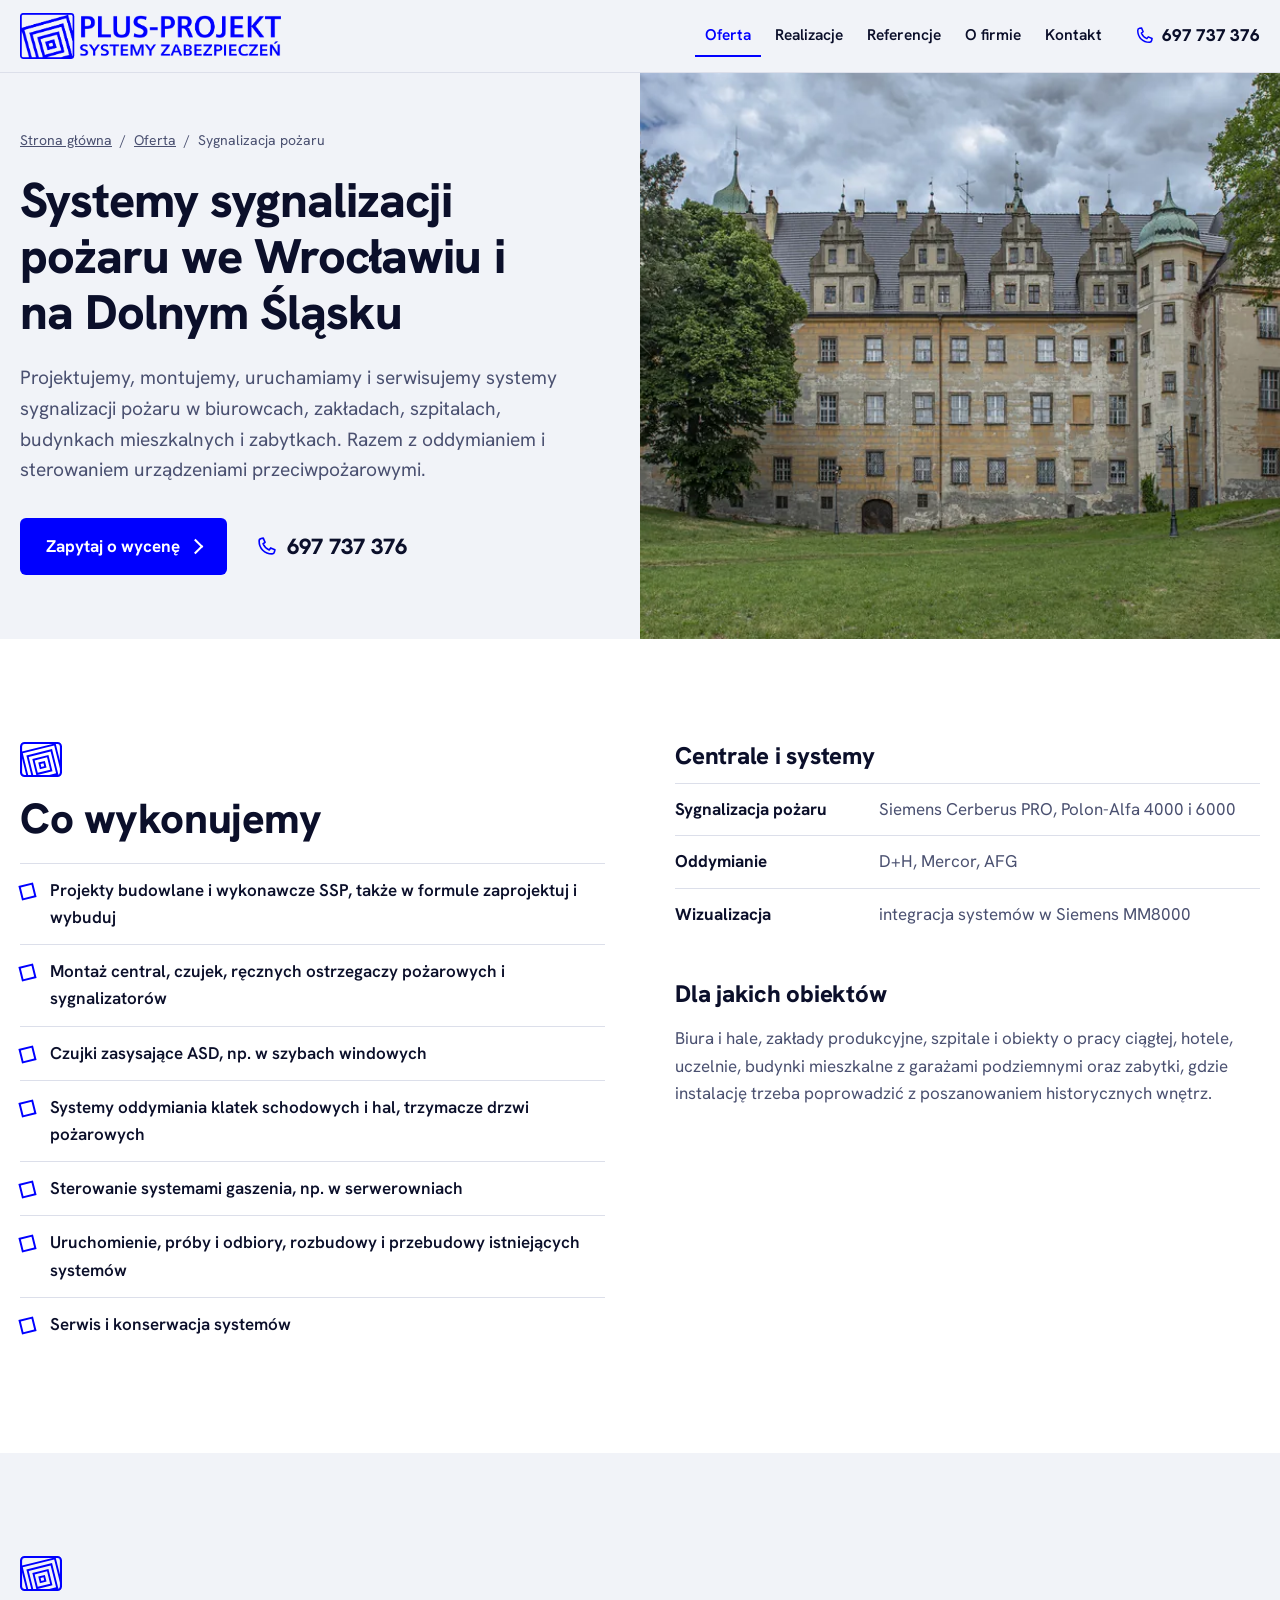
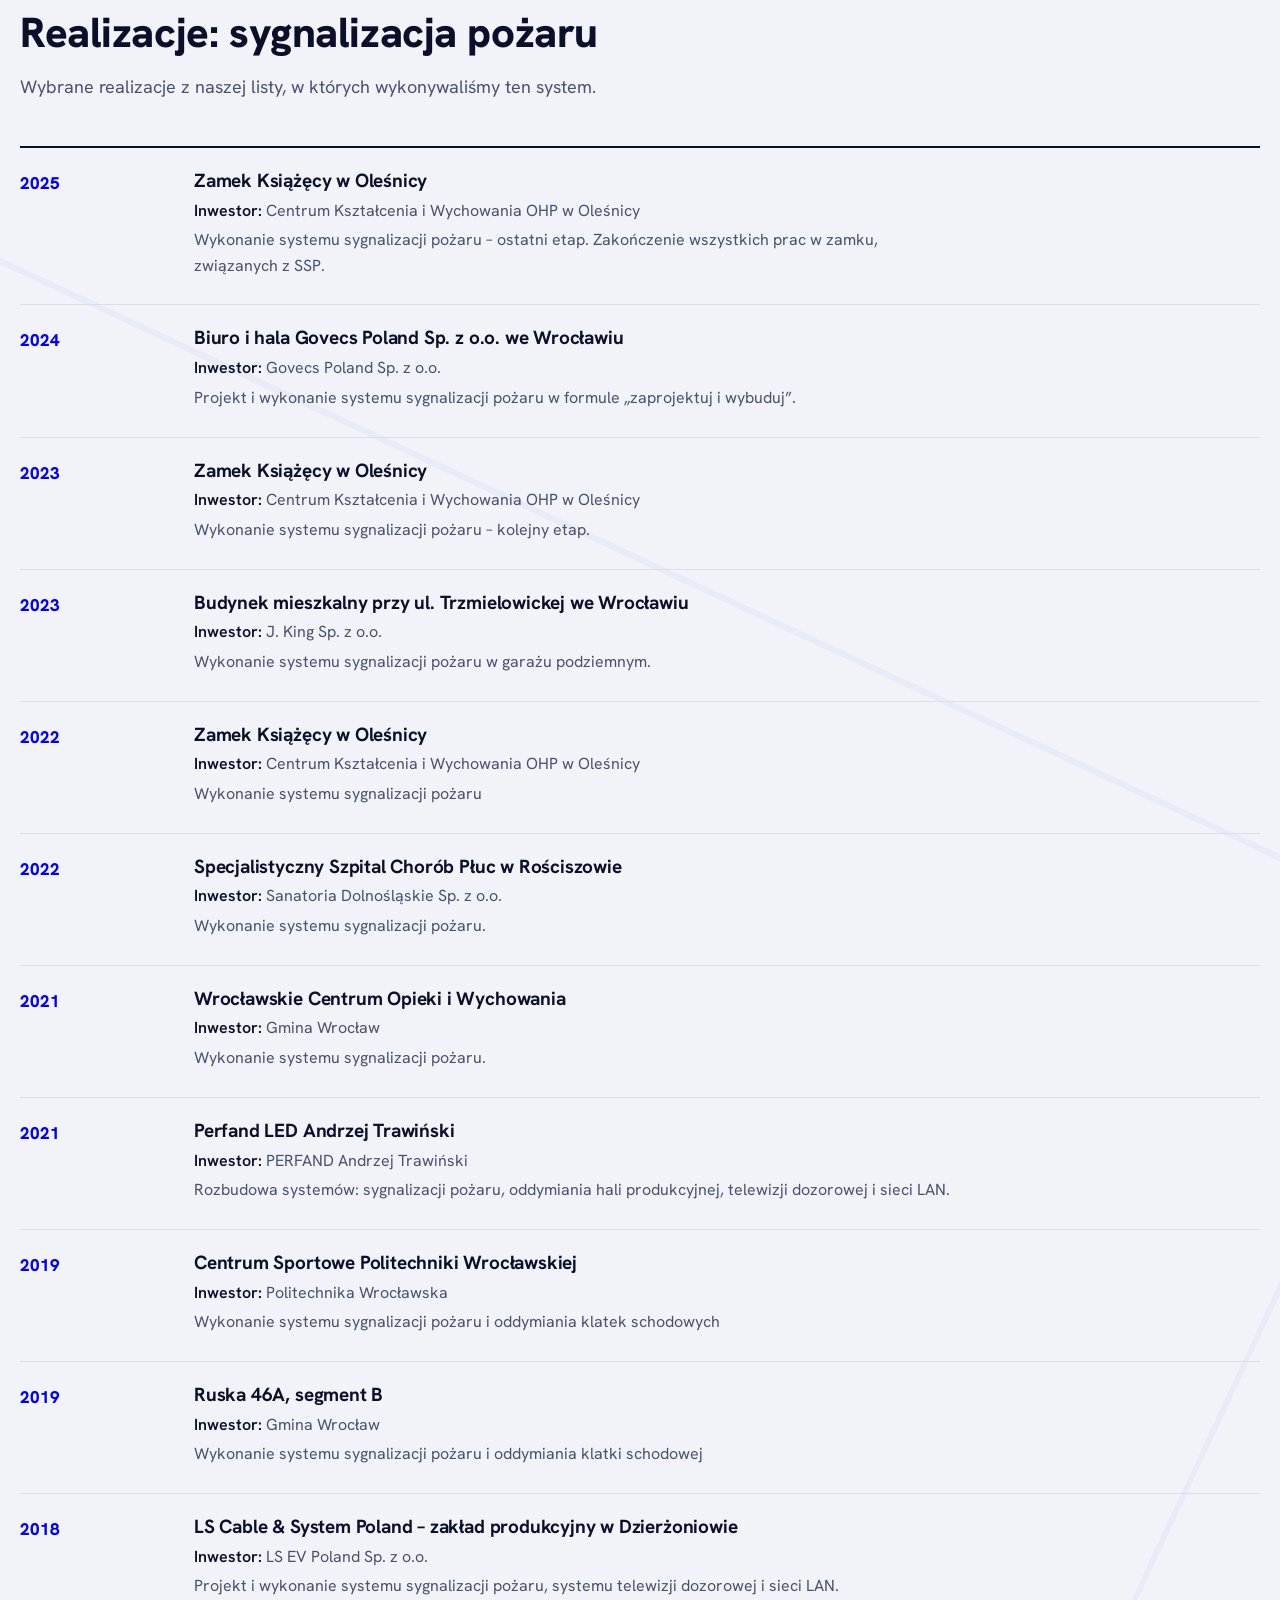
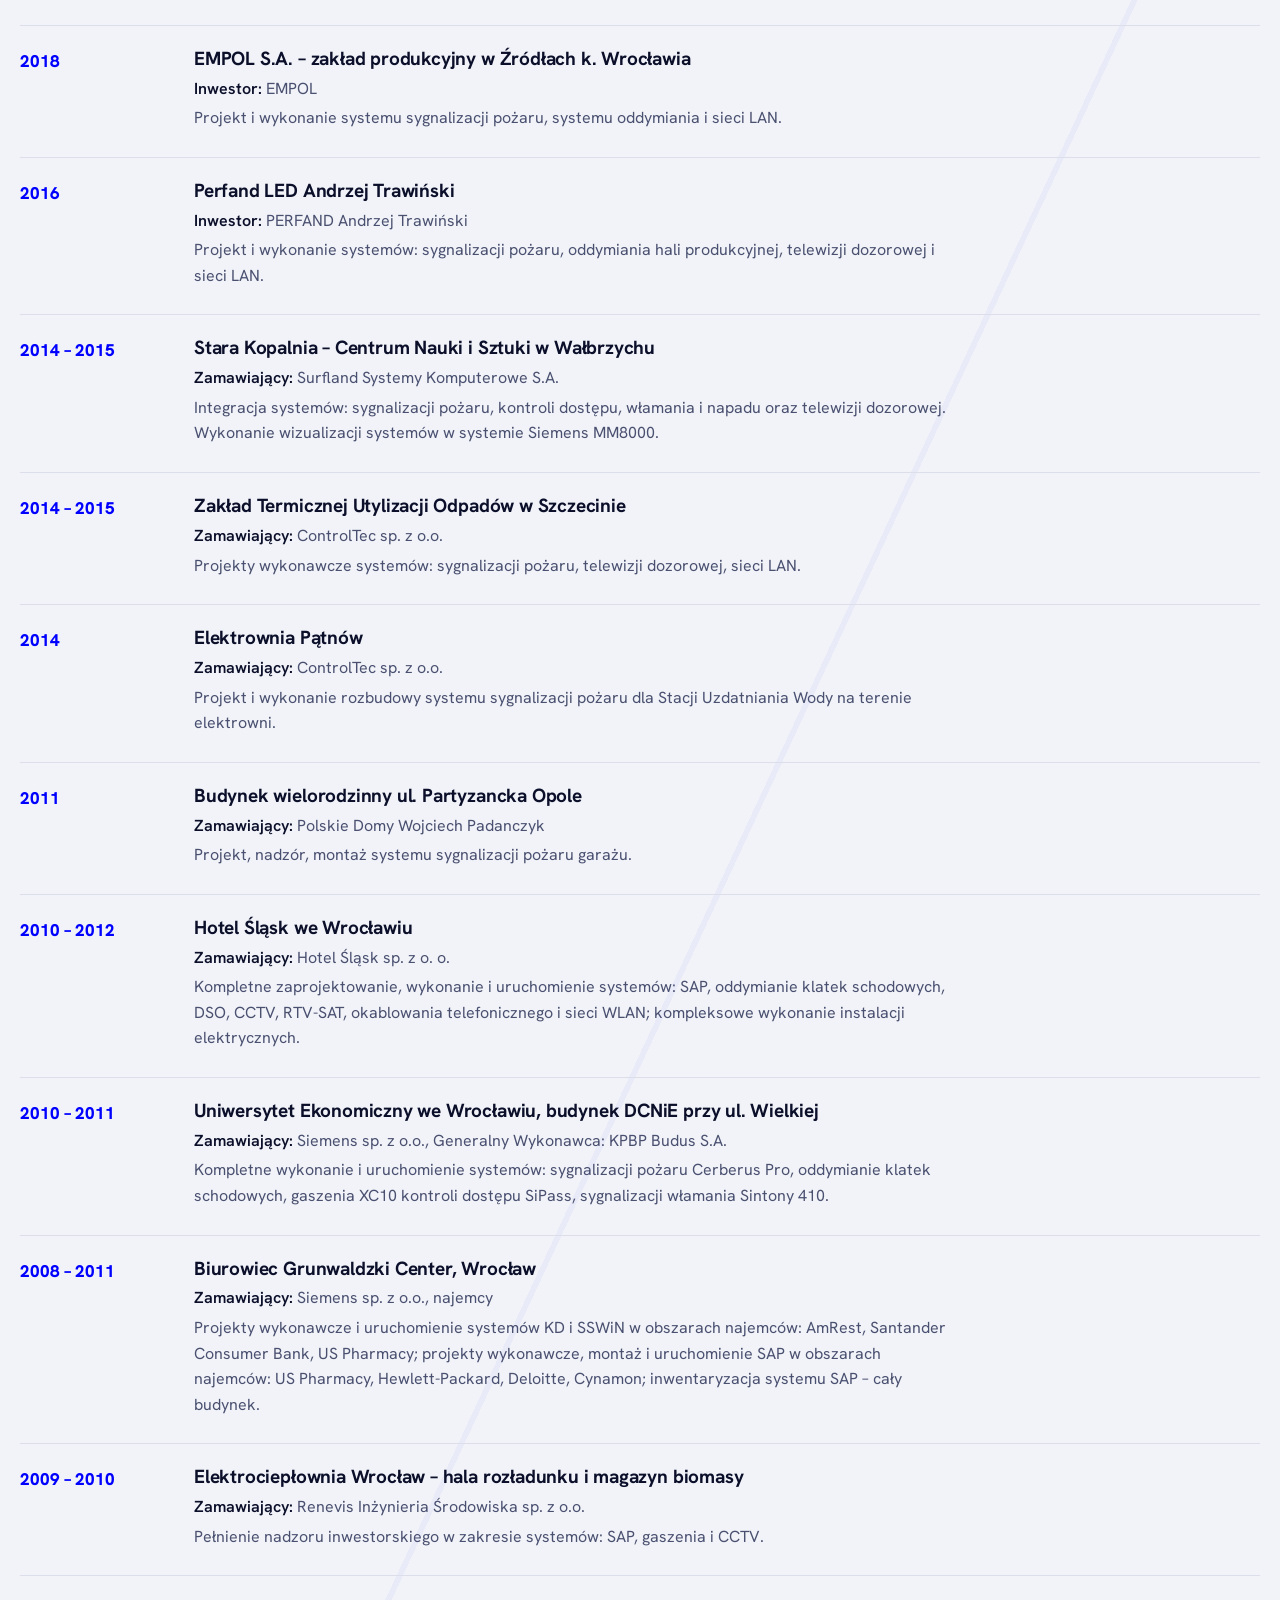
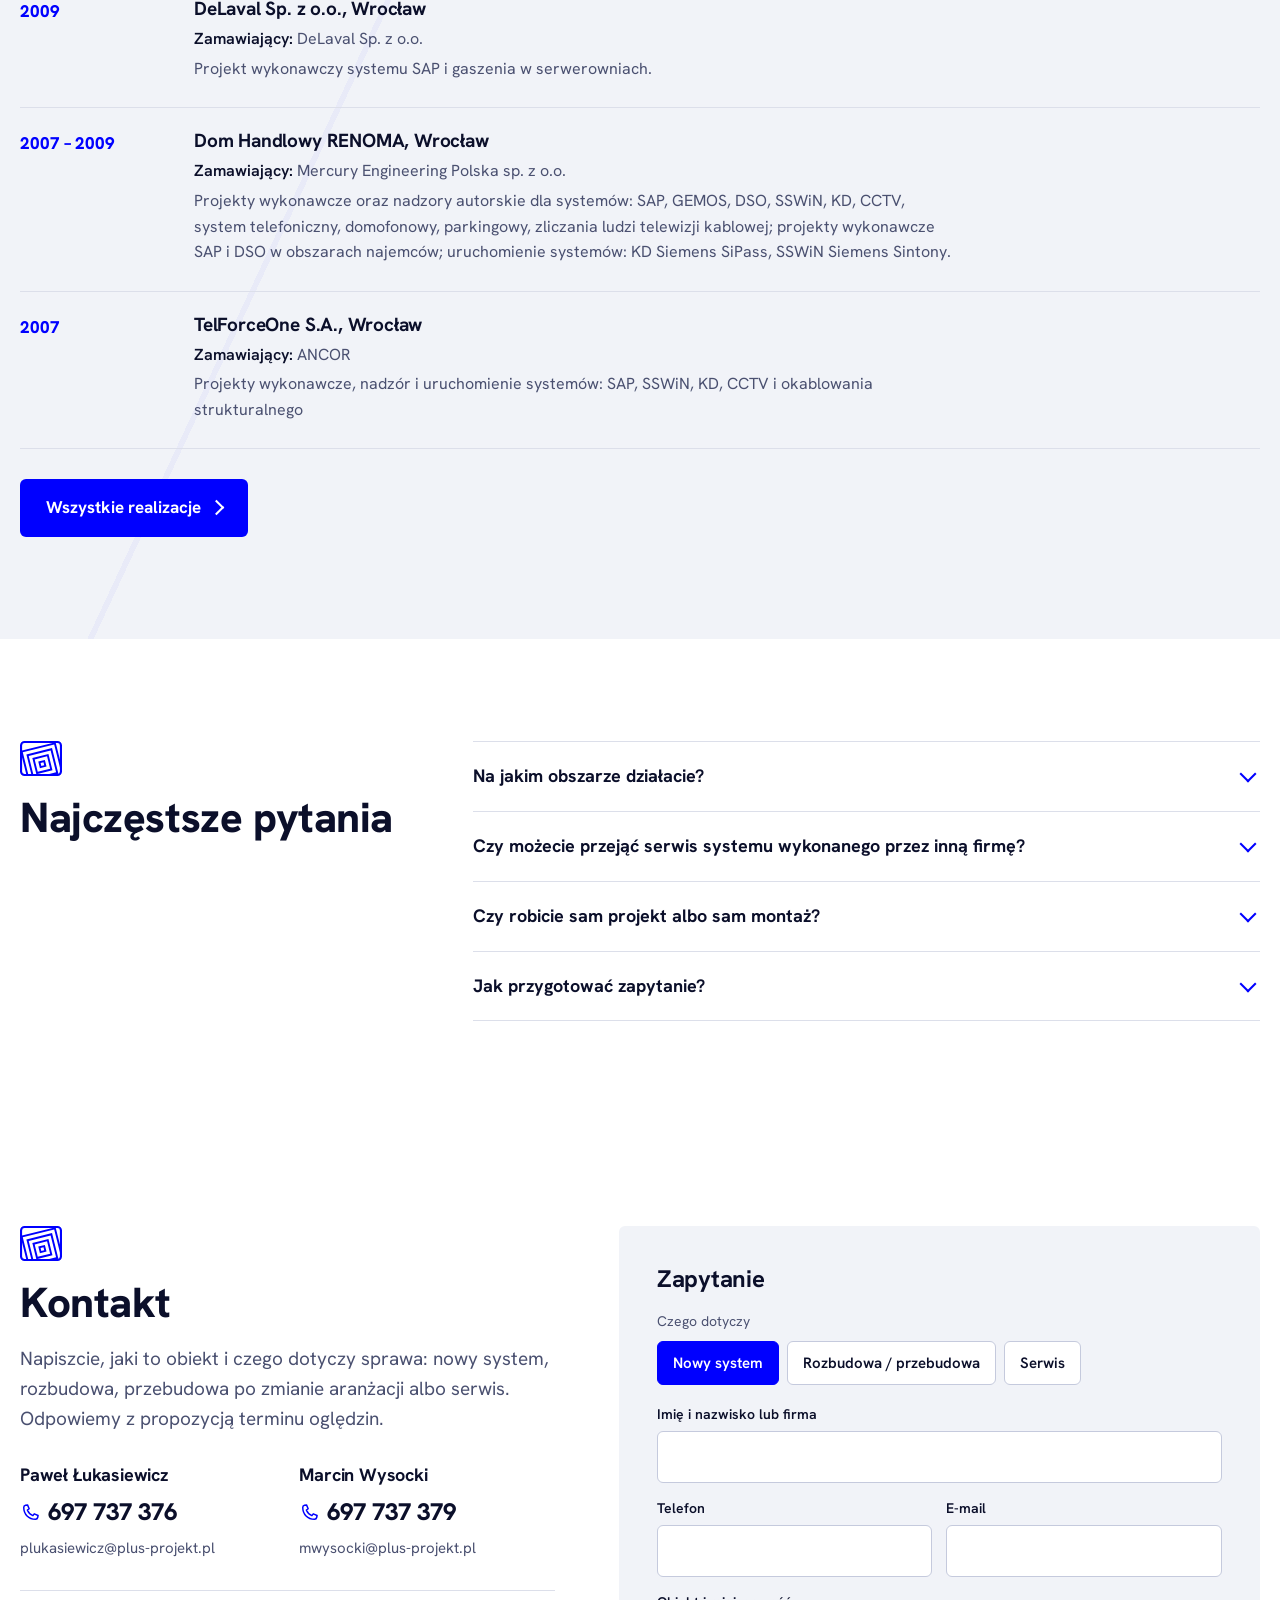
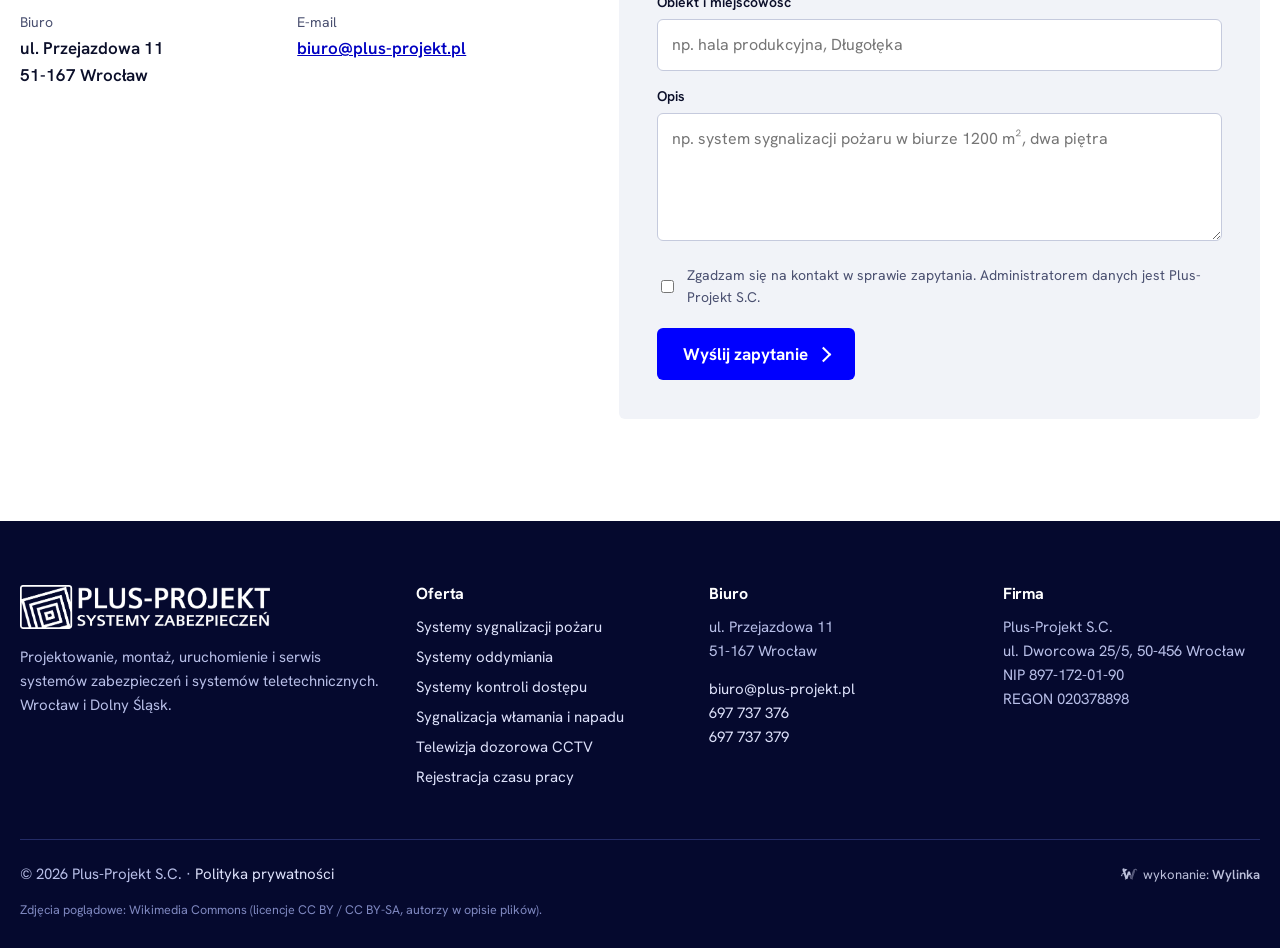
<file: systemy-sygnalizacji-pozaru-wroclaw.html>
<!doctype html>
<html lang="pl">
<head>
<meta charset="utf-8">
<meta name="viewport" content="width=device-width,initial-scale=1,viewport-fit=cover">
<meta name="robots" content="noindex, nofollow" data-podglad>
<title>Systemy sygnalizacji pożaru Wrocław, Dolny Śląsk - projekt, montaż, serwis | Plus-Projekt</title>
<meta name="description" content="Projekt, montaż, uruchomienie i serwis systemów sygnalizacji pożaru (SSP) i oddymiania we Wrocławiu i na Dolnym Śląsku. Siemens Cerberus PRO, Polon-Alfa. Realizacje od 2006 roku.">
<meta name="theme-color" content="#0000FF">
<link rel="icon" href="img/favicon-32.png" sizes="32x32" type="image/png">
<link rel="icon" href="img/favicon-192.png" sizes="192x192" type="image/png">
<link rel="apple-touch-icon" href="img/favicon-180.png">
<link rel="preload" as="font" type="font/woff2" href="fonts/hanken-rdzen.woff2" crossorigin>
<link rel="stylesheet" href="style.css?v=2711b">
<script type="application/ld+json">{"@context": "https://schema.org", "@type": "BreadcrumbList", "itemListElement": [{"@type": "ListItem", "position": 1, "name": "Strona główna", "item": "https://plus-projekt.pl/"}, {"@type": "ListItem", "position": 2, "name": "Oferta", "item": "https://plus-projekt.pl/oferta"}, {"@type": "ListItem", "position": 3, "name": "Sygnalizacja pożaru"}]}</script><script type="application/ld+json">{"@context": "https://schema.org", "@type": "Service", "name": "Systemy sygnalizacji pożaru we Wrocławiu i na Dolnym Śląsku", "areaServed": ["Wrocław", "Dolny Śląsk"], "provider": {"@type": "LocalBusiness", "name": "Plus-Projekt S.C.", "telephone": "+48 697 737 376"}}</script><script type="application/ld+json">{"@context": "https://schema.org", "@type": "FAQPage", "mainEntity": [{"@type": "Question", "name": "Na jakim obszarze działacie?", "acceptedAnswer": {"@type": "Answer", "text": "Siedzibę mamy we Wrocławiu, pracujemy na terenie całego Dolnego Śląska, a przy większych inwestycjach także w innych regionach Polski."}}, {"@type": "Question", "name": "Czy możecie przejąć serwis systemu wykonanego przez inną firmę?", "acceptedAnswer": {"@type": "Answer", "text": "Tak, po przeglądzie instalacji i dokumentacji przygotowujemy propozycję serwisu albo modernizacji."}}, {"@type": "Question", "name": "Czy robicie sam projekt albo sam montaż?", "acceptedAnswer": {"@type": "Answer", "text": "Tak. Wykonujemy pełny zakres od koncepcji do uruchomienia, ale też pojedyncze etapy: projekt wykonawczy, montaż, uruchomienie albo nadzór."}}, {"@type": "Question", "name": "Jak przygotować zapytanie?", "acceptedAnswer": {"@type": "Answer", "text": "Wystarczy rodzaj obiektu, miejscowość, przybliżona powierzchnia i informacja, czy jest projekt. Resztę ustalimy podczas oględzin."}}]}</script>
</head>
<body>
<a class="skip" href="#tresc">Przejdź do treści</a>
<header class="top" id="top"><div class="wrap topin"><a class="logo" href="./" aria-label="Plus-Projekt, systemy zabezpieczeń - strona główna"><img src="img/logo.png" width="1481" height="261" alt="Plus-Projekt, systemy zabezpieczeń"></a>
<nav class="nav" id="nav" aria-label="Menu główne"><ul><li><a href="oferta" aria-current="page">Oferta</a></li><li><a href="realizacje">Realizacje</a></li><li><a href="referencje">Referencje</a></li><li><a href="o-firmie">O firmie</a></li><li><a href="kontakt">Kontakt</a></li></ul>
<a class="navtel" href="tel:+48697737376"><svg viewBox="0 0 24 24" aria-hidden="true"><path d="M6.6 2.8 9 2.3l2 4.6-2.2 1.6a12 12 0 0 0 6.7 6.7l1.6-2.2 4.6 2-.5 2.4a2.6 2.6 0 0 1-2.6 2.1C10.4 19.5 4.5 13.6 4.5 5.4a2.6 2.6 0 0 1 2.1-2.6Z" fill="none" stroke="currentColor" stroke-width="1.8" stroke-linejoin="round"/></svg><span>697 737 376</span></a></nav>
<a class="toptel" href="tel:+48697737376"><svg viewBox="0 0 24 24" aria-hidden="true"><path d="M6.6 2.8 9 2.3l2 4.6-2.2 1.6a12 12 0 0 0 6.7 6.7l1.6-2.2 4.6 2-.5 2.4a2.6 2.6 0 0 1-2.6 2.1C10.4 19.5 4.5 13.6 4.5 5.4a2.6 2.6 0 0 1 2.1-2.6Z" fill="none" stroke="currentColor" stroke-width="1.8" stroke-linejoin="round"/></svg><span>697 737 376</span></a>
<button class="burger" aria-expanded="false" aria-controls="nav" aria-label="Otwórz menu"><i></i><i></i><i></i></button>
</div></header>
<main id="tresc">
<section class="phead"><div class="wrap phin">
<nav class="okr" aria-label="Okruszki"><a href="./">Strona główna</a><span>/</span><a href="oferta">Oferta</a><span>/</span><span>Sygnalizacja pożaru</span></nav>
<h1>Systemy sygnalizacji pożaru we Wrocławiu i na Dolnym Śląsku</h1>
<p class="hlead">Projektujemy, montujemy, uruchamiamy i serwisujemy systemy sygnalizacji pożaru w biurowcach, zakładach, szpitalach, budynkach mieszkalnych i zabytkach. Razem z oddymianiem i sterowaniem urządzeniami przeciwpożarowymi.</p>
<div class="hcta"><a class="btn" href="#kontakt">Zapytaj o wycenę</a><a class="htel ciem" href="tel:+48697737376"><svg viewBox="0 0 24 24" aria-hidden="true"><path d="M6.6 2.8 9 2.3l2 4.6-2.2 1.6a12 12 0 0 0 6.7 6.7l1.6-2.2 4.6 2-.5 2.4a2.6 2.6 0 0 1-2.6 2.1C10.4 19.5 4.5 13.6 4.5 5.4a2.6 2.6 0 0 1 2.1-2.6Z" fill="none" stroke="currentColor" stroke-width="1.8" stroke-linejoin="round"/></svg><span>697 737 376</span></a></div>
</div><figure class="phfig"><img class="" src="img/olesnica-1200.webp" srcset="img/olesnica-600.webp 600w, img/olesnica-900.webp 900w, img/olesnica-1200.webp 1200w, img/olesnica-1600.webp 1600w" sizes="(max-width:900px) 100vw, 50vw" alt="Zamek Książęcy w Oleśnicy" width="1200" height="723" fetchpriority="high"></figure></section>

<section class="sec"><div class="wrap ugrid">
<div><svg class="gl mk" viewBox="0 0 120 100" aria-hidden="true" focusable="false"><defs><clipPath id="cmk0"><rect x="4" y="4" width="112" height="92" rx="8"/></clipPath></defs><g clip-path="url(#cmk0)"><g fill="none" stroke="currentColor" stroke-width="5.5" transform="rotate(-14 64 66)"><rect x="15" y="17" width="98" height="98"/><rect x="29" y="31" width="70" height="70"/><rect x="43" y="45" width="42" height="42"/><rect x="57" y="59" width="14" height="14"/></g></g><rect x="3" y="3" width="114" height="94" rx="10" fill="none" stroke="currentColor" stroke-width="6"/></svg><h2>Co wykonujemy</h2>
<ul class="pkt"><li>Projekty budowlane i wykonawcze SSP, także w formule zaprojektuj i wybuduj</li><li>Montaż central, czujek, ręcznych ostrzegaczy pożarowych i sygnalizatorów</li><li>Czujki zasysające ASD, np. w szybach windowych</li><li>Systemy oddymiania klatek schodowych i hal, trzymacze drzwi pożarowych</li><li>Sterowanie systemami gaszenia, np. w serwerowniach</li><li>Uruchomienie, próby i odbiory, rozbudowy i przebudowy istniejących systemów</li><li>Serwis i konserwacja systemów</li></ul></div>
<div><h2 class="h2m">Centrale i systemy</h2><dl class="marki2"><div><dt>Sygnalizacja pożaru</dt><dd>Siemens Cerberus PRO, Polon-Alfa 4000 i 6000</dd></div><div><dt>Oddymianie</dt><dd>D+H, Mercor, AFG</dd></div><div><dt>Wizualizacja</dt><dd>integracja systemów w Siemens MM8000</dd></div></dl>
<h2 class="h2m">Dla jakich obiektów</h2><p>Biura i hale, zakłady produkcyjne, szpitale i obiekty o pracy ciągłej, hotele, uczelnie, budynki mieszkalne z garażami podziemnymi oraz zabytki, gdzie instalację trzeba poprowadzić z poszanowaniem historycznych wnętrz.</p></div>
</div></section>

<section class="sec szare"><div class="wrap">
<div class="shead"><svg class="gl mk" viewBox="0 0 120 100" aria-hidden="true" focusable="false"><defs><clipPath id="cmk0"><rect x="4" y="4" width="112" height="92" rx="8"/></clipPath></defs><g clip-path="url(#cmk0)"><g fill="none" stroke="currentColor" stroke-width="5.5" transform="rotate(-14 64 66)"><rect x="15" y="17" width="98" height="98"/><rect x="29" y="31" width="70" height="70"/><rect x="43" y="45" width="42" height="42"/><rect x="57" y="59" width="14" height="14"/></g></g><rect x="3" y="3" width="114" height="94" rx="10" fill="none" stroke="currentColor" stroke-width="6"/></svg><h2>Realizacje: sygnalizacja pożaru</h2><p>Wybrane realizacje z naszej listy, w których wykonywaliśmy ten system.</p></div>
<ul class="rlista"><li class="rrow" data-sys="ssp"><span class="rrok">2025</span><div><h3>Zamek Książęcy w Oleśnicy</h3>
<p><b>Inwestor:</b> Centrum Kształcenia i Wychowania OHP w Oleśnicy</p><p>Wykonanie systemu sygnalizacji pożaru – ostatni etap. Zakończenie wszystkich prac w zamku, związanych z SSP.</p></div></li><li class="rrow" data-sys="ssp"><span class="rrok">2024</span><div><h3>Biuro i hala Govecs Poland Sp. z o.o. we Wrocławiu</h3>
<p><b>Inwestor:</b> Govecs Poland Sp. z o.o.</p><p>Projekt i wykonanie systemu sygnalizacji pożaru w formule „zaprojektuj i wybuduj”.</p></div></li><li class="rrow" data-sys="ssp"><span class="rrok">2023</span><div><h3>Zamek Książęcy w Oleśnicy</h3>
<p><b>Inwestor:</b> Centrum Kształcenia i Wychowania OHP w Oleśnicy</p><p>Wykonanie systemu sygnalizacji pożaru – kolejny etap.</p></div></li><li class="rrow" data-sys="ssp"><span class="rrok">2023</span><div><h3>Budynek mieszkalny przy ul. Trzmielowickej we Wrocławiu</h3>
<p><b>Inwestor:</b> J. King Sp. z o.o.</p><p>Wykonanie systemu sygnalizacji pożaru w garażu podziemnym.</p></div></li><li class="rrow" data-sys="ssp"><span class="rrok">2022</span><div><h3>Zamek Książęcy w Oleśnicy</h3>
<p><b>Inwestor:</b> Centrum Kształcenia i Wychowania OHP w Oleśnicy</p><p>Wykonanie systemu sygnalizacji pożaru</p></div></li><li class="rrow" data-sys="ssp"><span class="rrok">2022</span><div><h3>Specjalistyczny Szpital Chorób Płuc w Rościszowie</h3>
<p><b>Inwestor:</b> Sanatoria Dolnośląskie Sp. z o.o.</p><p>Wykonanie systemu sygnalizacji pożaru.</p></div></li><li class="rrow" data-sys="ssp"><span class="rrok">2021</span><div><h3>Wrocławskie Centrum Opieki i Wychowania</h3>
<p><b>Inwestor:</b> Gmina Wrocław</p><p>Wykonanie systemu sygnalizacji pożaru.</p></div></li><li class="rrow" data-sys="ssp sod cctv lan"><span class="rrok">2021</span><div><h3>Perfand LED Andrzej Trawiński</h3>
<p><b>Inwestor:</b> PERFAND Andrzej Trawiński</p><p>Rozbudowa systemów: sygnalizacji pożaru, oddymiania hali produkcyjnej, telewizji dozorowej i sieci LAN.</p></div></li><li class="rrow" data-sys="ssp sod"><span class="rrok">2019</span><div><h3>Centrum Sportowe Politechniki Wrocławskiej</h3>
<p><b>Inwestor:</b> Politechnika Wrocławska</p><p>Wykonanie systemu sygnalizacji pożaru i oddymiania klatek schodowych</p></div></li><li class="rrow" data-sys="ssp sod"><span class="rrok">2019</span><div><h3>Ruska 46A, segment B</h3>
<p><b>Inwestor:</b> Gmina Wrocław</p><p>Wykonanie systemu sygnalizacji pożaru i oddymiania klatki schodowej</p></div></li><li class="rrow" data-sys="ssp cctv lan"><span class="rrok">2018</span><div><h3>LS Cable &amp; System Poland – zakład produkcyjny w Dzierżoniowie</h3>
<p><b>Inwestor:</b> LS EV Poland Sp. z o.o.</p><p>Projekt i wykonanie systemu sygnalizacji pożaru, systemu telewizji dozorowej i sieci LAN.</p></div></li><li class="rrow" data-sys="ssp sod lan"><span class="rrok">2018</span><div><h3>EMPOL S.A. – zakład produkcyjny w Źródłach k. Wrocławia</h3>
<p><b>Inwestor:</b> EMPOL</p><p>Projekt i wykonanie systemu sygnalizacji pożaru, systemu oddymiania i sieci LAN.</p></div></li><li class="rrow" data-sys="ssp sod cctv lan"><span class="rrok">2016</span><div><h3>Perfand LED Andrzej Trawiński</h3>
<p><b>Inwestor:</b> PERFAND Andrzej Trawiński</p><p>Projekt i wykonanie systemów: sygnalizacji pożaru, oddymiania hali produkcyjnej, telewizji dozorowej i sieci LAN.</p></div></li><li class="rrow" data-sys="ssp kd sswin cctv"><span class="rrok">2014 – 2015</span><div><h3>Stara Kopalnia – Centrum Nauki i Sztuki w Wałbrzychu</h3>
<p><b>Zamawiający:</b> Surfland Systemy Komputerowe S.A.</p><p>Integracja systemów: sygnalizacji pożaru, kontroli dostępu, włamania i napadu oraz telewizji dozorowej. Wykonanie wizualizacji systemów w systemie Siemens MM8000.</p></div></li><li class="rrow" data-sys="ssp cctv lan"><span class="rrok">2014 – 2015</span><div><h3>Zakład Termicznej Utylizacji Odpadów w Szczecinie</h3>
<p><b>Zamawiający:</b> ControlTec sp. z o.o.</p><p>Projekty wykonawcze systemów: sygnalizacji pożaru, telewizji dozorowej, sieci LAN.</p></div></li><li class="rrow" data-sys="ssp"><span class="rrok">2014</span><div><h3>Elektrownia Pątnów</h3>
<p><b>Zamawiający:</b> ControlTec sp. z o.o.</p><p>Projekt i wykonanie rozbudowy systemu sygnalizacji pożaru dla Stacji Uzdatniania Wody na terenie elektrowni.</p></div></li><li class="rrow" data-sys="ssp"><span class="rrok">2011</span><div><h3>Budynek wielorodzinny ul. Partyzancka Opole</h3>
<p><b>Zamawiający:</b> Polskie Domy Wojciech Padanczyk</p><p>Projekt, nadzór, montaż systemu sygnalizacji pożaru garażu.</p></div></li><li class="rrow" data-sys="ssp sod cctv lan"><span class="rrok">2010 – 2012</span><div><h3>Hotel Śląsk we Wrocławiu</h3>
<p><b>Zamawiający:</b> Hotel Śląsk sp. z o. o.</p><p>Kompletne zaprojektowanie, wykonanie i uruchomienie systemów: SAP, oddymianie klatek schodowych, DSO, CCTV, RTV-SAT, okablowania telefonicznego i sieci WLAN; kompleksowe wykonanie instalacji elektrycznych.</p></div></li><li class="rrow" data-sys="ssp sod kd sswin"><span class="rrok">2010 – 2011</span><div><h3>Uniwersytet Ekonomiczny we Wrocławiu, budynek DCNiE przy ul. Wielkiej</h3>
<p><b>Zamawiający:</b> Siemens sp. z o.o., Generalny Wykonawca: KPBP Budus S.A.</p><p>Kompletne wykonanie i uruchomienie systemów: sygnalizacji pożaru Cerberus Pro, oddymianie klatek schodowych, gaszenia XC10 kontroli dostępu SiPass, sygnalizacji włamania Sintony 410.</p></div></li><li class="rrow" data-sys="ssp kd sswin"><span class="rrok">2008 – 2011</span><div><h3>Biurowiec Grunwaldzki Center, Wrocław</h3>
<p><b>Zamawiający:</b> Siemens sp. z o.o., najemcy</p><p>Projekty wykonawcze i uruchomienie systemów KD i SSWiN w obszarach najemców: AmRest, Santander Consumer Bank, US Pharmacy; projekty wykonawcze, montaż i uruchomienie SAP w obszarach najemców: US Pharmacy, Hewlett-Packard, Deloitte, Cynamon; inwentaryzacja systemu SAP – cały budynek.</p></div></li><li class="rrow" data-sys="ssp cctv"><span class="rrok">2009 – 2010</span><div><h3>Elektrociepłownia Wrocław – hala rozładunku i magazyn biomasy</h3>
<p><b>Zamawiający:</b> Renevis Inżynieria Środowiska sp. z o.o.</p><p>Pełnienie nadzoru inwestorskiego w zakresie systemów: SAP, gaszenia i CCTV.</p></div></li><li class="rrow" data-sys="ssp"><span class="rrok">2009</span><div><h3>DeLaval Sp. z o.o., Wrocław</h3>
<p><b>Zamawiający:</b> DeLaval Sp. z o.o.</p><p>Projekt wykonawczy systemu SAP i gaszenia w serwerowniach.</p></div></li><li class="rrow" data-sys="ssp sod kd sswin cctv"><span class="rrok">2007 – 2009</span><div><h3>Dom Handlowy RENOMA, Wrocław</h3>
<p><b>Zamawiający:</b> Mercury Engineering Polska sp. z o.o.</p><p>Projekty wykonawcze oraz nadzory autorskie dla systemów: SAP, GEMOS, DSO, SSWiN, KD, CCTV, system telefoniczny, domofonowy, parkingowy, zliczania ludzi telewizji kablowej; projekty wykonawcze SAP i DSO w obszarach najemców; uruchomienie systemów: KD Siemens SiPass, SSWiN Siemens Sintony.</p></div></li><li class="rrow" data-sys="ssp kd sswin cctv lan"><span class="rrok">2007</span><div><h3>TelForceOne S.A., Wrocław</h3>
<p><b>Zamawiający:</b> ANCOR</p><p>Projekty wykonawcze, nadzór i uruchomienie systemów: SAP, SSWiN, KD, CCTV i okablowania strukturalnego</p></div></li></ul>
<a class="btn obr" href="realizacje">Wszystkie realizacje</a>
</div></section>

<section class="sec"><div class="wrap faq">
<div><svg class="gl mk" viewBox="0 0 120 100" aria-hidden="true" focusable="false"><defs><clipPath id="cmk0"><rect x="4" y="4" width="112" height="92" rx="8"/></clipPath></defs><g clip-path="url(#cmk0)"><g fill="none" stroke="currentColor" stroke-width="5.5" transform="rotate(-14 64 66)"><rect x="15" y="17" width="98" height="98"/><rect x="29" y="31" width="70" height="70"/><rect x="43" y="45" width="42" height="42"/><rect x="57" y="59" width="14" height="14"/></g></g><rect x="3" y="3" width="114" height="94" rx="10" fill="none" stroke="currentColor" stroke-width="6"/></svg><h2>Najczęstsze pytania</h2></div>
<div class="faql"><details><summary>Na jakim obszarze działacie?</summary><p>Siedzibę mamy we Wrocławiu, pracujemy na terenie całego Dolnego Śląska, a przy większych inwestycjach także w innych regionach Polski.</p></details><details><summary>Czy możecie przejąć serwis systemu wykonanego przez inną firmę?</summary><p>Tak, po przeglądzie instalacji i dokumentacji przygotowujemy propozycję serwisu albo modernizacji.</p></details><details><summary>Czy robicie sam projekt albo sam montaż?</summary><p>Tak. Wykonujemy pełny zakres od koncepcji do uruchomienia, ale też pojedyncze etapy: projekt wykonawczy, montaż, uruchomienie albo nadzór.</p></details><details><summary>Jak przygotować zapytanie?</summary><p>Wystarczy rodzaj obiektu, miejscowość, przybliżona powierzchnia i informacja, czy jest projekt. Resztę ustalimy podczas oględzin.</p></details></div>
</div></section>
<section class="sec kontakt" id="kontakt"><div class="wrap kgrid">
<div class="kinfo"><svg class="gl mk" viewBox="0 0 120 100" aria-hidden="true" focusable="false"><defs><clipPath id="cmk0"><rect x="4" y="4" width="112" height="92" rx="8"/></clipPath></defs><g clip-path="url(#cmk0)"><g fill="none" stroke="currentColor" stroke-width="5.5" transform="rotate(-14 64 66)"><rect x="15" y="17" width="98" height="98"/><rect x="29" y="31" width="70" height="70"/><rect x="43" y="45" width="42" height="42"/><rect x="57" y="59" width="14" height="14"/></g></g><rect x="3" y="3" width="114" height="94" rx="10" fill="none" stroke="currentColor" stroke-width="6"/></svg>
<h2>Kontakt</h2>
<p class="lead">Napiszcie, jaki to obiekt i czego dotyczy sprawa: nowy system, rozbudowa, przebudowa po zmianie aranżacji albo serwis. Odpowiemy z propozycją terminu oględzin.</p>
<div class="osoby">
<div class="osoba"><h3>Paweł Łukasiewicz</h3><a class="duzytel" href="tel:+48697737376"><svg viewBox="0 0 24 24" aria-hidden="true"><path d="M6.6 2.8 9 2.3l2 4.6-2.2 1.6a12 12 0 0 0 6.7 6.7l1.6-2.2 4.6 2-.5 2.4a2.6 2.6 0 0 1-2.6 2.1C10.4 19.5 4.5 13.6 4.5 5.4a2.6 2.6 0 0 1 2.1-2.6Z" fill="none" stroke="currentColor" stroke-width="1.8" stroke-linejoin="round"/></svg>697 737 376</a><a href="mailto:plukasiewicz@plus-projekt.pl">plukasiewicz@plus-projekt.pl</a></div>
<div class="osoba"><h3>Marcin Wysocki</h3><a class="duzytel" href="tel:+48697737379"><svg viewBox="0 0 24 24" aria-hidden="true"><path d="M6.6 2.8 9 2.3l2 4.6-2.2 1.6a12 12 0 0 0 6.7 6.7l1.6-2.2 4.6 2-.5 2.4a2.6 2.6 0 0 1-2.6 2.1C10.4 19.5 4.5 13.6 4.5 5.4a2.6 2.6 0 0 1 2.1-2.6Z" fill="none" stroke="currentColor" stroke-width="1.8" stroke-linejoin="round"/></svg>697 737 379</a><a href="mailto:mwysocki@plus-projekt.pl">mwysocki@plus-projekt.pl</a></div>
</div>
<dl class="kdane"><div><dt>Biuro</dt><dd>ul. Przejazdowa 11<br>51-167 Wrocław</dd></div><div><dt>E-mail</dt><dd><a href="mailto:biuro@plus-projekt.pl">biuro@plus-projekt.pl</a></dd></div></dl>
</div>
<form class="form" id="form" novalidate>
<h3>Zapytanie</h3>
<fieldset class="chips"><legend>Czego dotyczy</legend>
<label><input type="radio" name="typ" value="nowy" checked><span>Nowy system</span></label>
<label><input type="radio" name="typ" value="rozbudowa"><span>Rozbudowa / przebudowa</span></label>
<label><input type="radio" name="typ" value="serwis"><span>Serwis</span></label>
</fieldset>
<label class="pole"><span>Imię i nazwisko lub firma</span><input name="kto" autocomplete="name"></label>
<div class="dwa"><label class="pole"><span>Telefon</span><input name="tel" type="tel" autocomplete="tel"></label>
<label class="pole"><span>E-mail</span><input name="mail" type="email" autocomplete="email"></label></div>
<label class="pole"><span>Obiekt i miejscowość</span><input name="obiekt" placeholder="np. hala produkcyjna, Długołęka"></label>
<label class="pole"><span>Opis</span><textarea name="opis" rows="4" placeholder="np. system sygnalizacji pożaru w biurze 1200 m², dwa piętra"></textarea></label>
<label class="zgoda"><input type="checkbox" name="zgoda"><span>Zgadzam się na kontakt w sprawie zapytania. Administratorem danych jest Plus-Projekt S.C.</span></label>
<button class="btn" type="submit">Wyślij zapytanie</button>
<p class="fmsg" role="status" hidden>To podgląd strony, formularz zacznie wysyłać wiadomości na docelowej stronie.</p>
</form>
</div></section>
</main>
<footer class="foot"><div class="wrap">
<div class="fgrid">
<div class="fcol fbrand"><a class="logo" href="./" aria-label="Plus-Projekt, systemy zabezpieczeń - strona główna"><img src="img/logo-biale.png" width="1481" height="261" alt="Plus-Projekt, systemy zabezpieczeń" loading="lazy"></a><p>Projektowanie, montaż, uruchomienie i serwis systemów zabezpieczeń i systemów teletechnicznych. Wrocław i Dolny Śląsk.</p></div>
<div class="fcol"><h3>Oferta</h3><ul><li><a href="systemy-sygnalizacji-pozaru-wroclaw">Systemy sygnalizacji pożaru</a></li><li><a href="systemy-oddymiania-wroclaw">Systemy oddymiania</a></li><li><a href="systemy-kontroli-dostepu-wroclaw">Systemy kontroli dostępu</a></li><li><a href="systemy-sygnalizacji-wlamania-wroclaw">Sygnalizacja włamania i napadu</a></li><li><a href="monitoring-cctv-wroclaw">Telewizja dozorowa CCTV</a></li><li><a href="rejestracja-czasu-pracy-wroclaw">Rejestracja czasu pracy</a></li></ul></div>
<div class="fcol"><h3>Biuro</h3><p>ul. Przejazdowa 11<br>51-167 Wrocław</p><p><a href="mailto:biuro@plus-projekt.pl">biuro@plus-projekt.pl</a><br><a href="tel:+48697737376">697 737 376</a><br><a href="tel:+48697737379">697 737 379</a></p></div>
<div class="fcol"><h3>Firma</h3><p>Plus-Projekt S.C.<br>ul. Dworcowa 25/5, 50-456 Wrocław<br>NIP 897-172-01-90<br>REGON 020378898</p></div>
</div>
<div class="fbar"><span>© 2026 Plus-Projekt S.C. · <a href="#">Polityka prywatności</a></span><style>
.wylinka-badge{display:inline-flex;align-items:center;gap:.4em;color:inherit;text-decoration:none;font-size:.875em;line-height:1;opacity:.85}
.wylinka-badge:hover,.wylinka-badge:focus-visible{opacity:1}
.wylinka-badge:focus-visible{outline:2px solid currentColor;outline-offset:3px;border-radius:2px}
.wylinka-badge svg{width:18px;height:18px;flex:none;overflow:visible}
.wylinka-badge b{font-weight:600}
.wylinka-badge .wy-old{opacity:.45;transform-origin:40px 30px;transition:transform .32s cubic-bezier(.3,.7,.4,1),opacity .32s ease-out}
.wylinka-badge .wy-pod{opacity:0;transition:opacity .2s ease-out .08s}
.wylinka-badge:hover .wy-old,.wylinka-badge:focus-visible .wy-old{transform:translate(9px,7px) rotate(9deg);opacity:0}
.wylinka-badge:hover .wy-pod,.wylinka-badge:focus-visible .wy-pod{opacity:1}
@media (prefers-reduced-motion:reduce){.wylinka-badge .wy-old,.wylinka-badge .wy-pod{transition:none}.wylinka-badge:hover .wy-old,.wylinka-badge:focus-visible .wy-old{transform:none;opacity:.45}.wylinka-badge:hover .wy-pod,.wylinka-badge:focus-visible .wy-pod{opacity:0}}
</style>
<a class="wylinka-badge" href="https://wylinka.pl/?utm_source=plus-projekt.pl&amp;utm_medium=stopka&amp;utm_campaign=wykonanie" rel="noopener" title="Strona wykonana przez Wylinka"><svg viewBox="0 0 64 64" aria-hidden="true" focusable="false" fill="currentColor"><path d="M9.8 22.8l-1.2-7.9 2.2-3.7 15.5 4.6-.5 1.5-7.2 5.5 4.7 15.6 5-15.6 7 0 4.1 12.7-4.2-.9-2.6 1.8-.8-2.2-5.3 15.6-4.3 0 .4 .2-2.1 2.8-1.3-1.1 1.1-1.4-3.1 .2-.1-1.7 2.2-.1-5.7-16.5-4.8 .6-.8 3.1 0 .5-.3 .5 .8 2.2-1.6 .5-.4-1.3-.8 1.6-1.5-.8 .8-1.6-1.4 .6-.6-1.6 2.3-.8 .2-.4 1.3-4.8 5.9-.8-2.4-6.9zM15.2 13.7l-.1-.4-.4 .8-.1 .8 .1 1 .1 .4 .3 .7 .3-.9 .1-.7 0-.8z"/><path class="wy-pod" d="M37.1 49.8l-4.5-13.3 2.6-1.8 4.2 .9 .9 2.8 3-9.7 0-.5 .1-.8 3.2-8.4 .5-1 .6-1 .9-1.1 1.3-1 1.1-.7 1.4-.5 1.4-.3 .7 0 .9 0 1.2 .3 1.4 .6 .8 .5 .7 .7 .6 .7 .5 .9 .3 .9 .1 .9 0 .8-.2 .9-.5 .9-.5 .6-.7 .5-.7 .3-.1-.1 0-.1 .5-.5 .3-.7 .2-.5 0-.6-.1-.6-.3-.7-.4-.5-.4-.4-.5-.3-.6-.3-.7 0-.7 .1-.6 .1-.5 .4-.5 .5-.3 .5-.2 .7-.1 1.5-1.4 5.1-.8 3.3-.3 .7-.5 .7-6 17.5 1.9 .1-.1 1.7-3.1-.2 1.1 1.4-1.3 1.1-2.1-2.8 .4-.2z"/><path class="wy-old" d="M40.8 50l.4-.2-4.1 0-4.2-12.5 2.5-1.7 4.3 .9 .6 1.9 .6-1.6 0-.3 2.4-7.8 0-.5 .1-.8 3.2-8.4 .4-.8 .6-.9 .9-1.2 .9-.9 1.3-.8 1.4-.6 1.2-.3 1.4-.1 1.3 .1 .6 .2 .8 .3 1.1 .6 .9 .7 .7 .9 .5 .9 .3 .9 .1 1.1-.1 .9-.3 .9-.4 .7-.6 .7-.6 .4-.6 .2-.1-.1 0-.1 .5-.5 .3-.7 .2-.5 0-.5-.1-.6-.2-.6-.3-.5-.4-.5-.5-.3-.6-.3-.7-.1-.6 0-.6 .1-.6 .3-.6 .5-.3 .4-.2 .5-.1 .5-.1 1.5-1.4 5.1-.8 3.3-.3 .7-.5 .7-6 17.5 1.9 .1-.1 1.7-3.1-.2 1.1 1.4-1.3 1.1zM49.6 17.1l.6 1.7-1.5 1.9 .4 .4 1.8-2.1-.7-2.1zM48.1 28.3l.5 1.8-1.7 1.8 .4 .4 1.9-2-.6-2.2zM37.9 41.7l1.7-1.5-.4-.4-1.7 1.4zM42.6 38.7l-1.5 2.8 1.1 2-1.3 2.6 .5 .2 1.5-2.8-1.1-2 1.4-2.5z"/></svg><span>wykonanie: <b>Wylinka</b></span></a></div>
<p class="fnote">Zdjęcia poglądowe: Wikimedia Commons (licencje CC BY / CC BY-SA, autorzy w opisie plików).</p>
</div></footer>
<script src="app.js" defer></script>
</body>
</html>
</file>
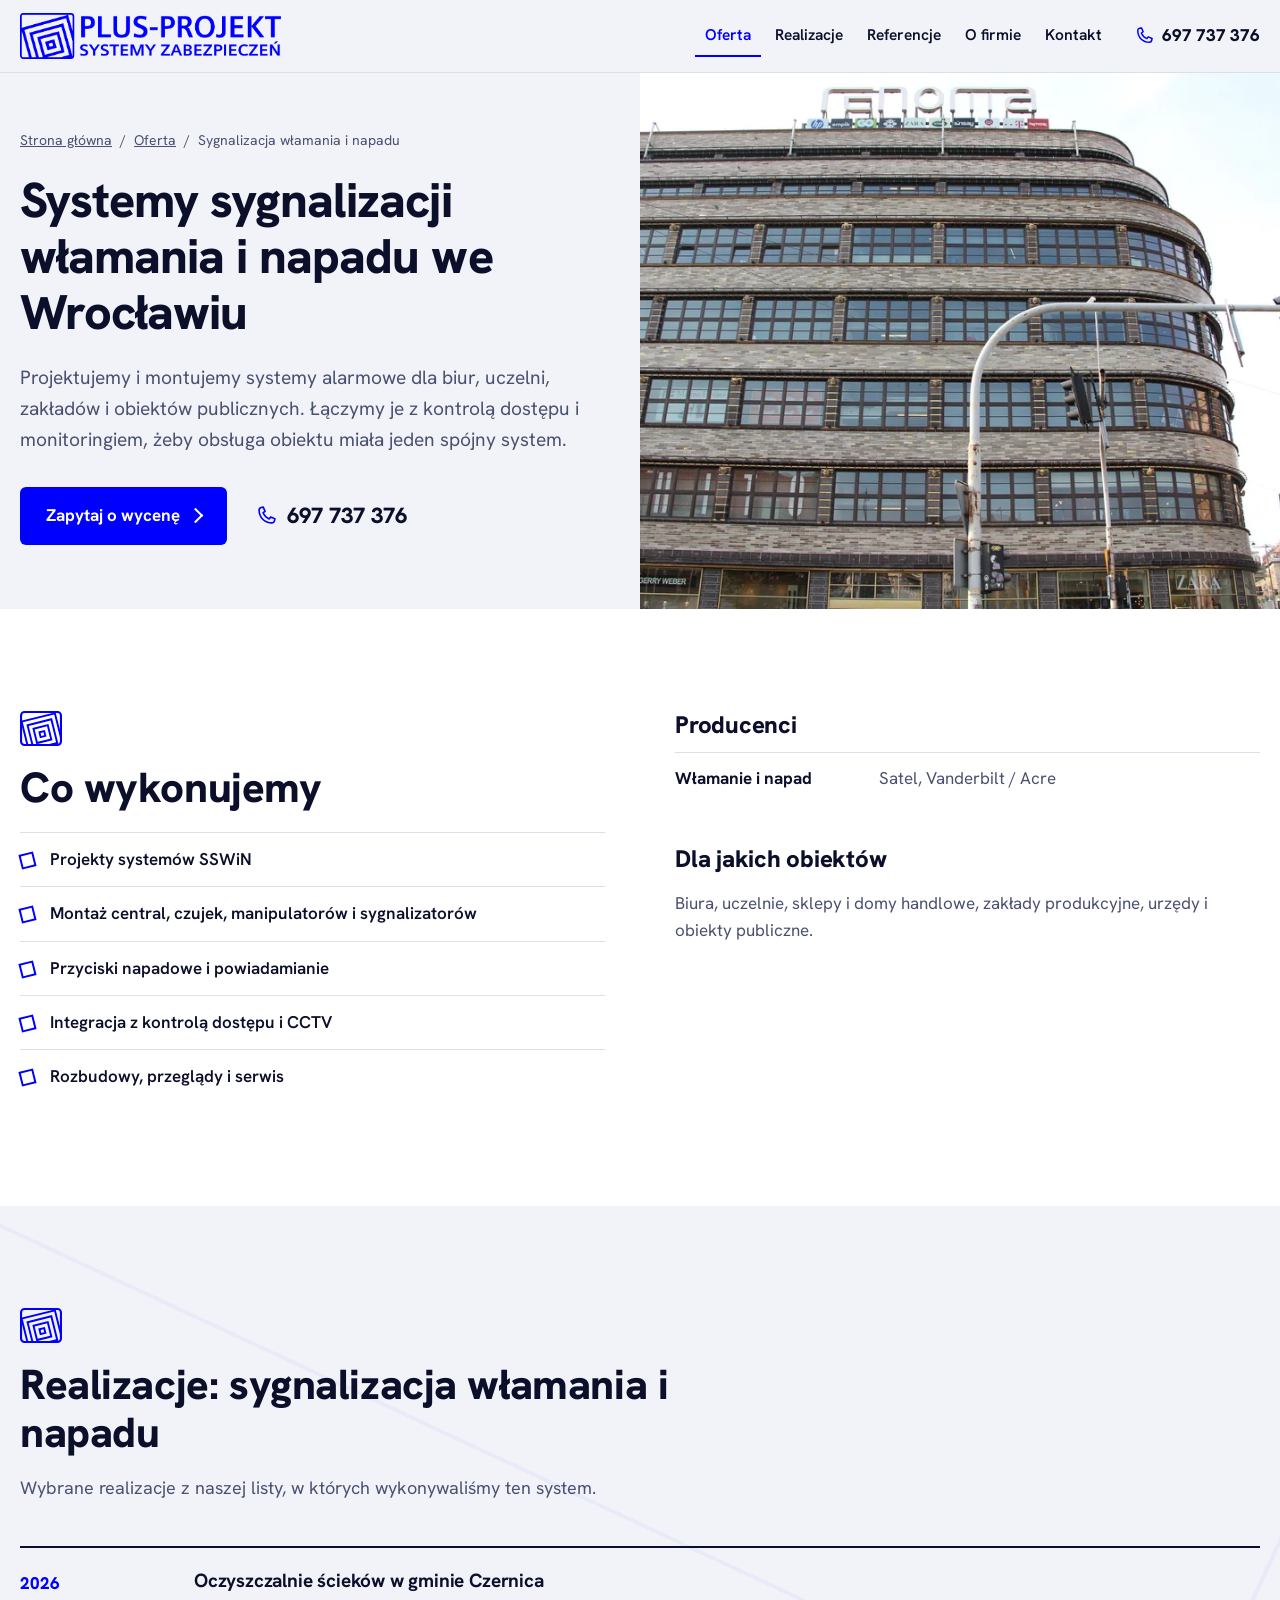
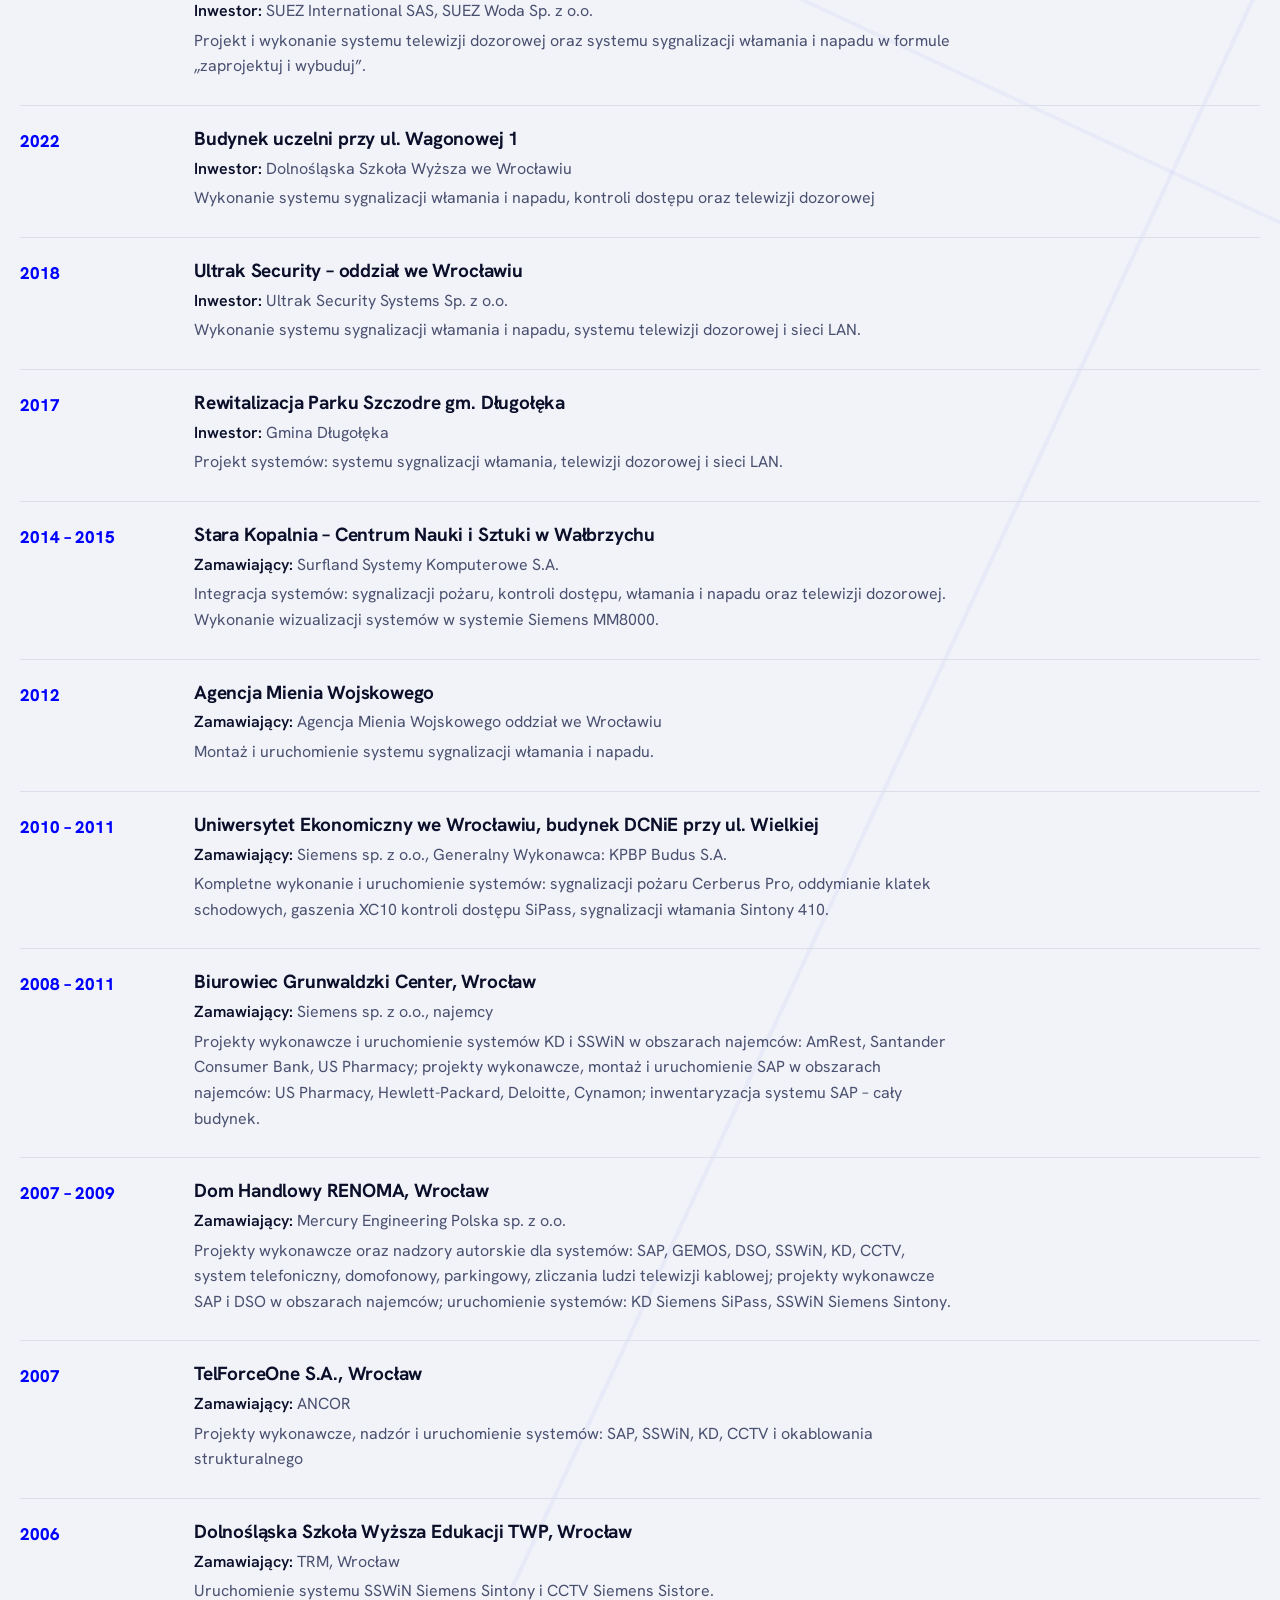
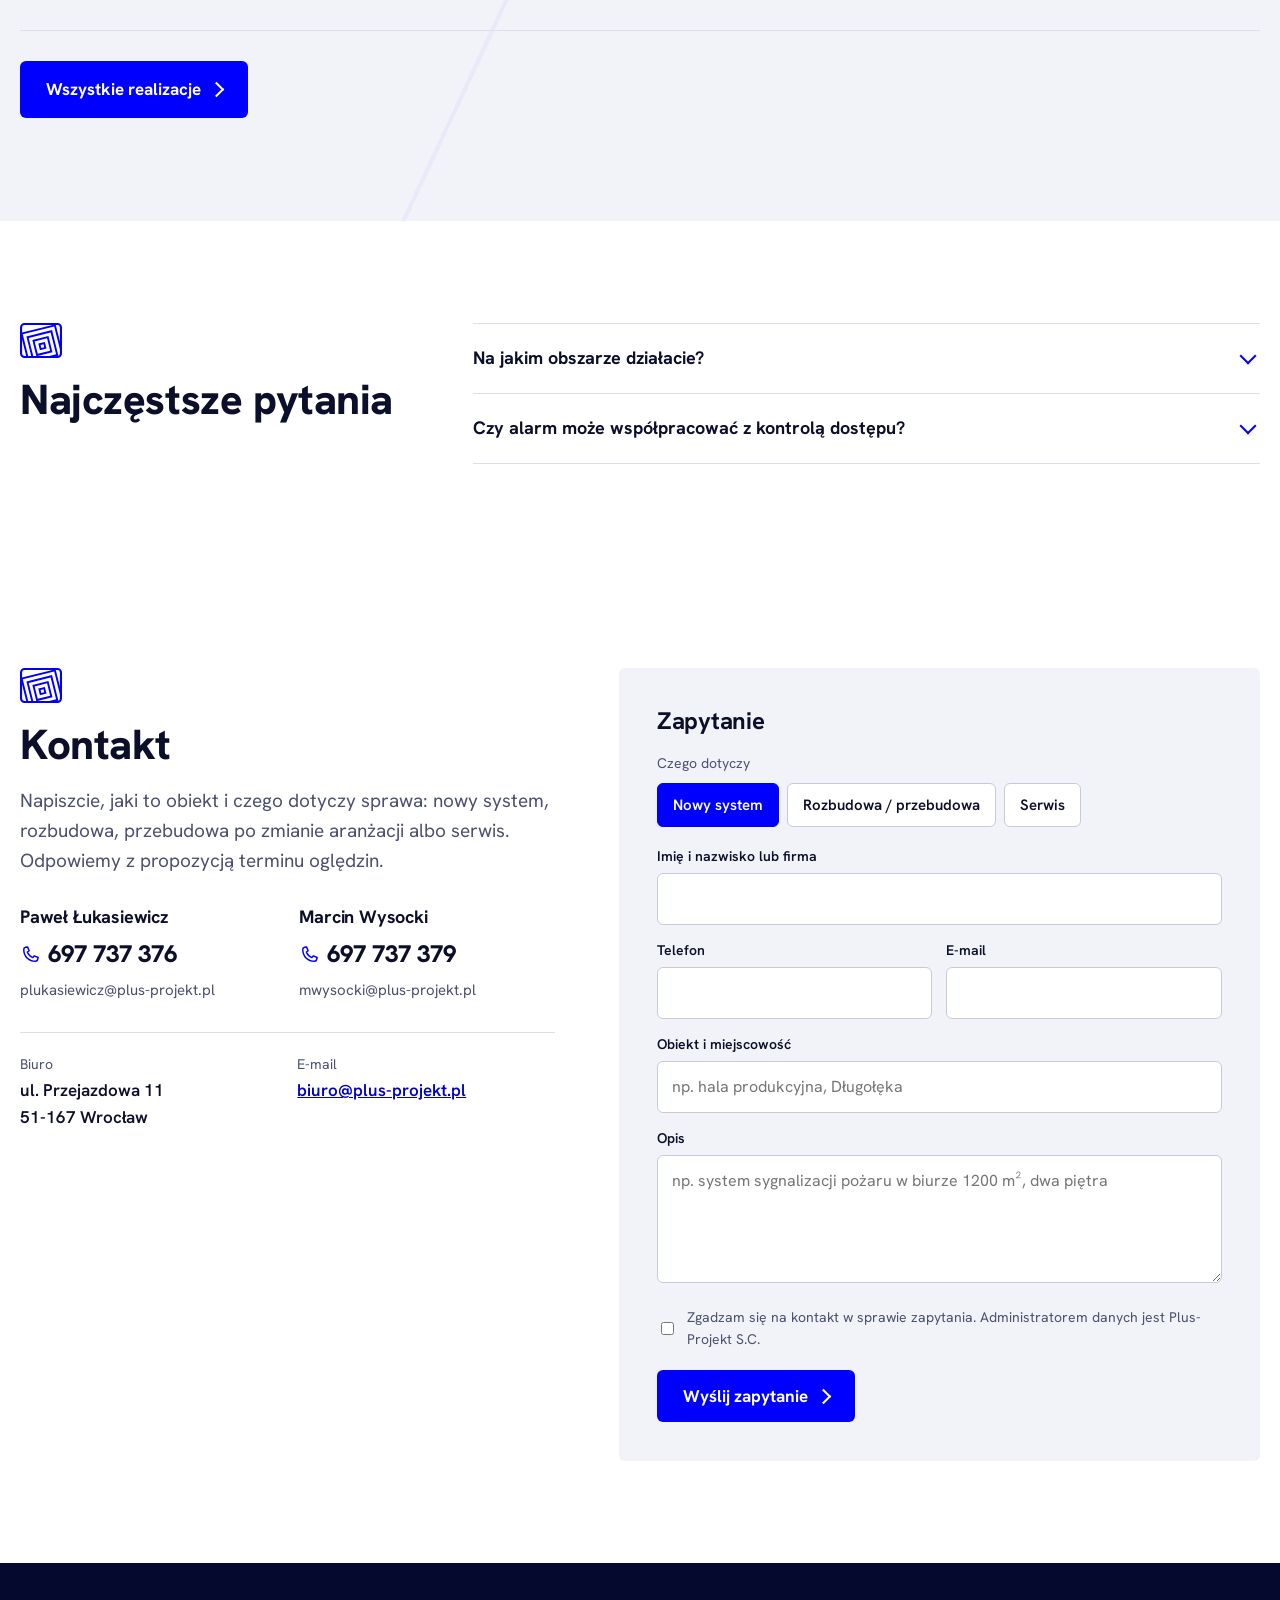
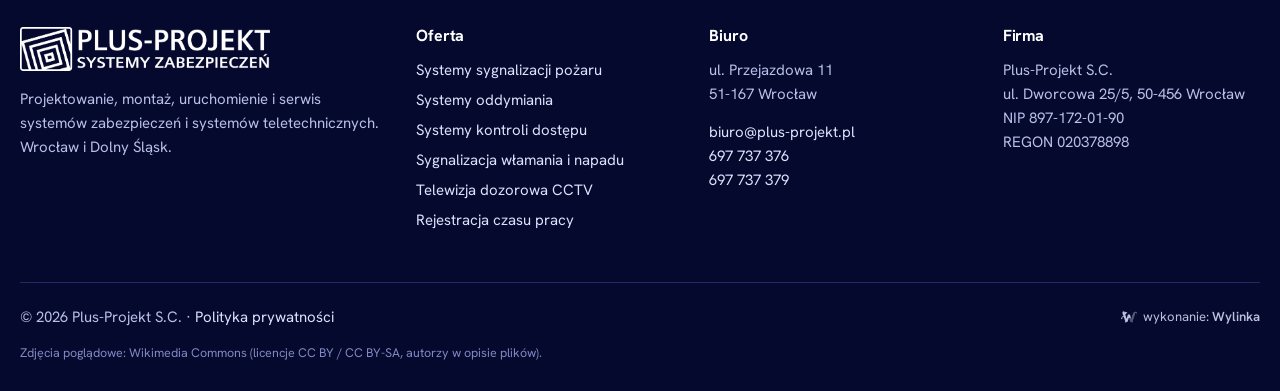
<file: systemy-sygnalizacji-wlamania-wroclaw.html>
<!doctype html>
<html lang="pl">
<head>
<meta charset="utf-8">
<meta name="viewport" content="width=device-width,initial-scale=1,viewport-fit=cover">
<meta name="robots" content="noindex, nofollow" data-podglad>
<title>Systemy alarmowe SSWiN Wrocław, Dolny Śląsk - projekt, montaż, serwis | Plus-Projekt</title>
<meta name="description" content="Projekt, montaż i serwis systemów sygnalizacji włamania i napadu (SSWiN) we Wrocławiu i na Dolnym Śląsku. Satel, Vanderbilt / Acre, integracja z kontrolą dostępu.">
<meta name="theme-color" content="#0000FF">
<link rel="icon" href="img/favicon-32.png" sizes="32x32" type="image/png">
<link rel="icon" href="img/favicon-192.png" sizes="192x192" type="image/png">
<link rel="apple-touch-icon" href="img/favicon-180.png">
<link rel="preload" as="font" type="font/woff2" href="fonts/hanken-rdzen.woff2" crossorigin>
<link rel="stylesheet" href="style.css?v=2711b">
<script type="application/ld+json">{"@context": "https://schema.org", "@type": "BreadcrumbList", "itemListElement": [{"@type": "ListItem", "position": 1, "name": "Strona główna", "item": "https://plus-projekt.pl/"}, {"@type": "ListItem", "position": 2, "name": "Oferta", "item": "https://plus-projekt.pl/oferta"}, {"@type": "ListItem", "position": 3, "name": "Sygnalizacja włamania i napadu"}]}</script><script type="application/ld+json">{"@context": "https://schema.org", "@type": "Service", "name": "Systemy sygnalizacji włamania i napadu we Wrocławiu", "areaServed": ["Wrocław", "Dolny Śląsk"], "provider": {"@type": "LocalBusiness", "name": "Plus-Projekt S.C.", "telephone": "+48 697 737 376"}}</script><script type="application/ld+json">{"@context": "https://schema.org", "@type": "FAQPage", "mainEntity": [{"@type": "Question", "name": "Na jakim obszarze działacie?", "acceptedAnswer": {"@type": "Answer", "text": "Siedzibę mamy we Wrocławiu, pracujemy na terenie całego Dolnego Śląska, a przy większych inwestycjach także w innych regionach Polski."}}, {"@type": "Question", "name": "Czy alarm może współpracować z kontrolą dostępu?", "acceptedAnswer": {"@type": "Answer", "text": "Tak, uzbrajanie i rozbrajanie stref często łączymy z czytnikami kontroli dostępu."}}]}</script>
</head>
<body>
<a class="skip" href="#tresc">Przejdź do treści</a>
<header class="top" id="top"><div class="wrap topin"><a class="logo" href="./" aria-label="Plus-Projekt, systemy zabezpieczeń - strona główna"><img src="img/logo.png" width="1481" height="261" alt="Plus-Projekt, systemy zabezpieczeń"></a>
<nav class="nav" id="nav" aria-label="Menu główne"><ul><li><a href="oferta" aria-current="page">Oferta</a></li><li><a href="realizacje">Realizacje</a></li><li><a href="referencje">Referencje</a></li><li><a href="o-firmie">O firmie</a></li><li><a href="kontakt">Kontakt</a></li></ul>
<a class="navtel" href="tel:+48697737376"><svg viewBox="0 0 24 24" aria-hidden="true"><path d="M6.6 2.8 9 2.3l2 4.6-2.2 1.6a12 12 0 0 0 6.7 6.7l1.6-2.2 4.6 2-.5 2.4a2.6 2.6 0 0 1-2.6 2.1C10.4 19.5 4.5 13.6 4.5 5.4a2.6 2.6 0 0 1 2.1-2.6Z" fill="none" stroke="currentColor" stroke-width="1.8" stroke-linejoin="round"/></svg><span>697 737 376</span></a></nav>
<a class="toptel" href="tel:+48697737376"><svg viewBox="0 0 24 24" aria-hidden="true"><path d="M6.6 2.8 9 2.3l2 4.6-2.2 1.6a12 12 0 0 0 6.7 6.7l1.6-2.2 4.6 2-.5 2.4a2.6 2.6 0 0 1-2.6 2.1C10.4 19.5 4.5 13.6 4.5 5.4a2.6 2.6 0 0 1 2.1-2.6Z" fill="none" stroke="currentColor" stroke-width="1.8" stroke-linejoin="round"/></svg><span>697 737 376</span></a>
<button class="burger" aria-expanded="false" aria-controls="nav" aria-label="Otwórz menu"><i></i><i></i><i></i></button>
</div></header>
<main id="tresc">
<section class="phead"><div class="wrap phin">
<nav class="okr" aria-label="Okruszki"><a href="./">Strona główna</a><span>/</span><a href="oferta">Oferta</a><span>/</span><span>Sygnalizacja włamania i napadu</span></nav>
<h1>Systemy sygnalizacji włamania i napadu we Wrocławiu</h1>
<p class="hlead">Projektujemy i montujemy systemy alarmowe dla biur, uczelni, zakładów i obiektów publicznych. Łączymy je z kontrolą dostępu i monitoringiem, żeby obsługa obiektu miała jeden spójny system.</p>
<div class="hcta"><a class="btn" href="#kontakt">Zapytaj o wycenę</a><a class="htel ciem" href="tel:+48697737376"><svg viewBox="0 0 24 24" aria-hidden="true"><path d="M6.6 2.8 9 2.3l2 4.6-2.2 1.6a12 12 0 0 0 6.7 6.7l1.6-2.2 4.6 2-.5 2.4a2.6 2.6 0 0 1-2.6 2.1C10.4 19.5 4.5 13.6 4.5 5.4a2.6 2.6 0 0 1 2.1-2.6Z" fill="none" stroke="currentColor" stroke-width="1.8" stroke-linejoin="round"/></svg><span>697 737 376</span></a></div>
</div><figure class="phfig"><img class="" src="img/renoma-1200.webp" srcset="img/renoma-600.webp 600w, img/renoma-900.webp 900w, img/renoma-1200.webp 1200w, img/renoma-1600.webp 1600w" sizes="(max-width:900px) 100vw, 50vw" alt="Dom Handlowy Renoma we Wrocławiu" width="1200" height="800" fetchpriority="high"></figure></section>

<section class="sec"><div class="wrap ugrid">
<div><svg class="gl mk" viewBox="0 0 120 100" aria-hidden="true" focusable="false"><defs><clipPath id="cmk0"><rect x="4" y="4" width="112" height="92" rx="8"/></clipPath></defs><g clip-path="url(#cmk0)"><g fill="none" stroke="currentColor" stroke-width="5.5" transform="rotate(-14 64 66)"><rect x="15" y="17" width="98" height="98"/><rect x="29" y="31" width="70" height="70"/><rect x="43" y="45" width="42" height="42"/><rect x="57" y="59" width="14" height="14"/></g></g><rect x="3" y="3" width="114" height="94" rx="10" fill="none" stroke="currentColor" stroke-width="6"/></svg><h2>Co wykonujemy</h2>
<ul class="pkt"><li>Projekty systemów SSWiN</li><li>Montaż central, czujek, manipulatorów i sygnalizatorów</li><li>Przyciski napadowe i powiadamianie</li><li>Integracja z kontrolą dostępu i CCTV</li><li>Rozbudowy, przeglądy i serwis</li></ul></div>
<div><h2 class="h2m">Producenci</h2><dl class="marki2"><div><dt>Włamanie i napad</dt><dd>Satel, Vanderbilt / Acre</dd></div></dl>
<h2 class="h2m">Dla jakich obiektów</h2><p>Biura, uczelnie, sklepy i domy handlowe, zakłady produkcyjne, urzędy i obiekty publiczne.</p></div>
</div></section>

<section class="sec szare"><div class="wrap">
<div class="shead"><svg class="gl mk" viewBox="0 0 120 100" aria-hidden="true" focusable="false"><defs><clipPath id="cmk0"><rect x="4" y="4" width="112" height="92" rx="8"/></clipPath></defs><g clip-path="url(#cmk0)"><g fill="none" stroke="currentColor" stroke-width="5.5" transform="rotate(-14 64 66)"><rect x="15" y="17" width="98" height="98"/><rect x="29" y="31" width="70" height="70"/><rect x="43" y="45" width="42" height="42"/><rect x="57" y="59" width="14" height="14"/></g></g><rect x="3" y="3" width="114" height="94" rx="10" fill="none" stroke="currentColor" stroke-width="6"/></svg><h2>Realizacje: sygnalizacja włamania i napadu</h2><p>Wybrane realizacje z naszej listy, w których wykonywaliśmy ten system.</p></div>
<ul class="rlista"><li class="rrow" data-sys="sswin cctv"><span class="rrok">2026</span><div><h3>Oczyszczalnie ścieków w gminie Czernica</h3>
<p><b>Inwestor:</b> SUEZ International SAS, SUEZ Woda Sp. z o.o.</p><p>Projekt i wykonanie systemu telewizji dozorowej oraz systemu sygnalizacji włamania i napadu w formule „zaprojektuj i wybuduj”.</p></div></li><li class="rrow" data-sys="kd sswin cctv"><span class="rrok">2022</span><div><h3>Budynek uczelni przy ul. Wagonowej 1</h3>
<p><b>Inwestor:</b> Dolnośląska Szkoła Wyższa we Wrocławiu</p><p>Wykonanie systemu sygnalizacji włamania i napadu, kontroli dostępu oraz telewizji dozorowej</p></div></li><li class="rrow" data-sys="sswin cctv lan"><span class="rrok">2018</span><div><h3>Ultrak Security – oddział we Wrocławiu</h3>
<p><b>Inwestor:</b> Ultrak Security Systems Sp. z o.o.</p><p>Wykonanie systemu sygnalizacji włamania i napadu, systemu telewizji dozorowej i sieci LAN.</p></div></li><li class="rrow" data-sys="sswin cctv lan"><span class="rrok">2017</span><div><h3>Rewitalizacja Parku Szczodre gm. Długołęka</h3>
<p><b>Inwestor:</b> Gmina Długołęka</p><p>Projekt systemów: systemu sygnalizacji włamania, telewizji dozorowej i sieci LAN.</p></div></li><li class="rrow" data-sys="ssp kd sswin cctv"><span class="rrok">2014 – 2015</span><div><h3>Stara Kopalnia – Centrum Nauki i Sztuki w Wałbrzychu</h3>
<p><b>Zamawiający:</b> Surfland Systemy Komputerowe S.A.</p><p>Integracja systemów: sygnalizacji pożaru, kontroli dostępu, włamania i napadu oraz telewizji dozorowej. Wykonanie wizualizacji systemów w systemie Siemens MM8000.</p></div></li><li class="rrow" data-sys="sswin"><span class="rrok">2012</span><div><h3>Agencja Mienia Wojskowego</h3>
<p><b>Zamawiający:</b> Agencja Mienia Wojskowego oddział we Wrocławiu</p><p>Montaż i uruchomienie systemu sygnalizacji włamania i napadu.</p></div></li><li class="rrow" data-sys="ssp sod kd sswin"><span class="rrok">2010 – 2011</span><div><h3>Uniwersytet Ekonomiczny we Wrocławiu, budynek DCNiE przy ul. Wielkiej</h3>
<p><b>Zamawiający:</b> Siemens sp. z o.o., Generalny Wykonawca: KPBP Budus S.A.</p><p>Kompletne wykonanie i uruchomienie systemów: sygnalizacji pożaru Cerberus Pro, oddymianie klatek schodowych, gaszenia XC10 kontroli dostępu SiPass, sygnalizacji włamania Sintony 410.</p></div></li><li class="rrow" data-sys="ssp kd sswin"><span class="rrok">2008 – 2011</span><div><h3>Biurowiec Grunwaldzki Center, Wrocław</h3>
<p><b>Zamawiający:</b> Siemens sp. z o.o., najemcy</p><p>Projekty wykonawcze i uruchomienie systemów KD i SSWiN w obszarach najemców: AmRest, Santander Consumer Bank, US Pharmacy; projekty wykonawcze, montaż i uruchomienie SAP w obszarach najemców: US Pharmacy, Hewlett-Packard, Deloitte, Cynamon; inwentaryzacja systemu SAP – cały budynek.</p></div></li><li class="rrow" data-sys="ssp sod kd sswin cctv"><span class="rrok">2007 – 2009</span><div><h3>Dom Handlowy RENOMA, Wrocław</h3>
<p><b>Zamawiający:</b> Mercury Engineering Polska sp. z o.o.</p><p>Projekty wykonawcze oraz nadzory autorskie dla systemów: SAP, GEMOS, DSO, SSWiN, KD, CCTV, system telefoniczny, domofonowy, parkingowy, zliczania ludzi telewizji kablowej; projekty wykonawcze SAP i DSO w obszarach najemców; uruchomienie systemów: KD Siemens SiPass, SSWiN Siemens Sintony.</p></div></li><li class="rrow" data-sys="ssp kd sswin cctv lan"><span class="rrok">2007</span><div><h3>TelForceOne S.A., Wrocław</h3>
<p><b>Zamawiający:</b> ANCOR</p><p>Projekty wykonawcze, nadzór i uruchomienie systemów: SAP, SSWiN, KD, CCTV i okablowania strukturalnego</p></div></li><li class="rrow" data-sys="sswin cctv"><span class="rrok">2006</span><div><h3>Dolnośląska Szkoła Wyższa Edukacji TWP, Wrocław</h3>
<p><b>Zamawiający:</b> TRM, Wrocław</p><p>Uruchomienie systemu SSWiN Siemens Sintony i CCTV Siemens Sistore.</p></div></li></ul>
<a class="btn obr" href="realizacje">Wszystkie realizacje</a>
</div></section>

<section class="sec"><div class="wrap faq">
<div><svg class="gl mk" viewBox="0 0 120 100" aria-hidden="true" focusable="false"><defs><clipPath id="cmk0"><rect x="4" y="4" width="112" height="92" rx="8"/></clipPath></defs><g clip-path="url(#cmk0)"><g fill="none" stroke="currentColor" stroke-width="5.5" transform="rotate(-14 64 66)"><rect x="15" y="17" width="98" height="98"/><rect x="29" y="31" width="70" height="70"/><rect x="43" y="45" width="42" height="42"/><rect x="57" y="59" width="14" height="14"/></g></g><rect x="3" y="3" width="114" height="94" rx="10" fill="none" stroke="currentColor" stroke-width="6"/></svg><h2>Najczęstsze pytania</h2></div>
<div class="faql"><details><summary>Na jakim obszarze działacie?</summary><p>Siedzibę mamy we Wrocławiu, pracujemy na terenie całego Dolnego Śląska, a przy większych inwestycjach także w innych regionach Polski.</p></details><details><summary>Czy alarm może współpracować z kontrolą dostępu?</summary><p>Tak, uzbrajanie i rozbrajanie stref często łączymy z czytnikami kontroli dostępu.</p></details></div>
</div></section>
<section class="sec kontakt" id="kontakt"><div class="wrap kgrid">
<div class="kinfo"><svg class="gl mk" viewBox="0 0 120 100" aria-hidden="true" focusable="false"><defs><clipPath id="cmk0"><rect x="4" y="4" width="112" height="92" rx="8"/></clipPath></defs><g clip-path="url(#cmk0)"><g fill="none" stroke="currentColor" stroke-width="5.5" transform="rotate(-14 64 66)"><rect x="15" y="17" width="98" height="98"/><rect x="29" y="31" width="70" height="70"/><rect x="43" y="45" width="42" height="42"/><rect x="57" y="59" width="14" height="14"/></g></g><rect x="3" y="3" width="114" height="94" rx="10" fill="none" stroke="currentColor" stroke-width="6"/></svg>
<h2>Kontakt</h2>
<p class="lead">Napiszcie, jaki to obiekt i czego dotyczy sprawa: nowy system, rozbudowa, przebudowa po zmianie aranżacji albo serwis. Odpowiemy z propozycją terminu oględzin.</p>
<div class="osoby">
<div class="osoba"><h3>Paweł Łukasiewicz</h3><a class="duzytel" href="tel:+48697737376"><svg viewBox="0 0 24 24" aria-hidden="true"><path d="M6.6 2.8 9 2.3l2 4.6-2.2 1.6a12 12 0 0 0 6.7 6.7l1.6-2.2 4.6 2-.5 2.4a2.6 2.6 0 0 1-2.6 2.1C10.4 19.5 4.5 13.6 4.5 5.4a2.6 2.6 0 0 1 2.1-2.6Z" fill="none" stroke="currentColor" stroke-width="1.8" stroke-linejoin="round"/></svg>697 737 376</a><a href="mailto:plukasiewicz@plus-projekt.pl">plukasiewicz@plus-projekt.pl</a></div>
<div class="osoba"><h3>Marcin Wysocki</h3><a class="duzytel" href="tel:+48697737379"><svg viewBox="0 0 24 24" aria-hidden="true"><path d="M6.6 2.8 9 2.3l2 4.6-2.2 1.6a12 12 0 0 0 6.7 6.7l1.6-2.2 4.6 2-.5 2.4a2.6 2.6 0 0 1-2.6 2.1C10.4 19.5 4.5 13.6 4.5 5.4a2.6 2.6 0 0 1 2.1-2.6Z" fill="none" stroke="currentColor" stroke-width="1.8" stroke-linejoin="round"/></svg>697 737 379</a><a href="mailto:mwysocki@plus-projekt.pl">mwysocki@plus-projekt.pl</a></div>
</div>
<dl class="kdane"><div><dt>Biuro</dt><dd>ul. Przejazdowa 11<br>51-167 Wrocław</dd></div><div><dt>E-mail</dt><dd><a href="mailto:biuro@plus-projekt.pl">biuro@plus-projekt.pl</a></dd></div></dl>
</div>
<form class="form" id="form" novalidate>
<h3>Zapytanie</h3>
<fieldset class="chips"><legend>Czego dotyczy</legend>
<label><input type="radio" name="typ" value="nowy" checked><span>Nowy system</span></label>
<label><input type="radio" name="typ" value="rozbudowa"><span>Rozbudowa / przebudowa</span></label>
<label><input type="radio" name="typ" value="serwis"><span>Serwis</span></label>
</fieldset>
<label class="pole"><span>Imię i nazwisko lub firma</span><input name="kto" autocomplete="name"></label>
<div class="dwa"><label class="pole"><span>Telefon</span><input name="tel" type="tel" autocomplete="tel"></label>
<label class="pole"><span>E-mail</span><input name="mail" type="email" autocomplete="email"></label></div>
<label class="pole"><span>Obiekt i miejscowość</span><input name="obiekt" placeholder="np. hala produkcyjna, Długołęka"></label>
<label class="pole"><span>Opis</span><textarea name="opis" rows="4" placeholder="np. system sygnalizacji pożaru w biurze 1200 m², dwa piętra"></textarea></label>
<label class="zgoda"><input type="checkbox" name="zgoda"><span>Zgadzam się na kontakt w sprawie zapytania. Administratorem danych jest Plus-Projekt S.C.</span></label>
<button class="btn" type="submit">Wyślij zapytanie</button>
<p class="fmsg" role="status" hidden>To podgląd strony, formularz zacznie wysyłać wiadomości na docelowej stronie.</p>
</form>
</div></section>
</main>
<footer class="foot"><div class="wrap">
<div class="fgrid">
<div class="fcol fbrand"><a class="logo" href="./" aria-label="Plus-Projekt, systemy zabezpieczeń - strona główna"><img src="img/logo-biale.png" width="1481" height="261" alt="Plus-Projekt, systemy zabezpieczeń" loading="lazy"></a><p>Projektowanie, montaż, uruchomienie i serwis systemów zabezpieczeń i systemów teletechnicznych. Wrocław i Dolny Śląsk.</p></div>
<div class="fcol"><h3>Oferta</h3><ul><li><a href="systemy-sygnalizacji-pozaru-wroclaw">Systemy sygnalizacji pożaru</a></li><li><a href="systemy-oddymiania-wroclaw">Systemy oddymiania</a></li><li><a href="systemy-kontroli-dostepu-wroclaw">Systemy kontroli dostępu</a></li><li><a href="systemy-sygnalizacji-wlamania-wroclaw">Sygnalizacja włamania i napadu</a></li><li><a href="monitoring-cctv-wroclaw">Telewizja dozorowa CCTV</a></li><li><a href="rejestracja-czasu-pracy-wroclaw">Rejestracja czasu pracy</a></li></ul></div>
<div class="fcol"><h3>Biuro</h3><p>ul. Przejazdowa 11<br>51-167 Wrocław</p><p><a href="mailto:biuro@plus-projekt.pl">biuro@plus-projekt.pl</a><br><a href="tel:+48697737376">697 737 376</a><br><a href="tel:+48697737379">697 737 379</a></p></div>
<div class="fcol"><h3>Firma</h3><p>Plus-Projekt S.C.<br>ul. Dworcowa 25/5, 50-456 Wrocław<br>NIP 897-172-01-90<br>REGON 020378898</p></div>
</div>
<div class="fbar"><span>© 2026 Plus-Projekt S.C. · <a href="#">Polityka prywatności</a></span><style>
.wylinka-badge{display:inline-flex;align-items:center;gap:.4em;color:inherit;text-decoration:none;font-size:.875em;line-height:1;opacity:.85}
.wylinka-badge:hover,.wylinka-badge:focus-visible{opacity:1}
.wylinka-badge:focus-visible{outline:2px solid currentColor;outline-offset:3px;border-radius:2px}
.wylinka-badge svg{width:18px;height:18px;flex:none;overflow:visible}
.wylinka-badge b{font-weight:600}
.wylinka-badge .wy-old{opacity:.45;transform-origin:40px 30px;transition:transform .32s cubic-bezier(.3,.7,.4,1),opacity .32s ease-out}
.wylinka-badge .wy-pod{opacity:0;transition:opacity .2s ease-out .08s}
.wylinka-badge:hover .wy-old,.wylinka-badge:focus-visible .wy-old{transform:translate(9px,7px) rotate(9deg);opacity:0}
.wylinka-badge:hover .wy-pod,.wylinka-badge:focus-visible .wy-pod{opacity:1}
@media (prefers-reduced-motion:reduce){.wylinka-badge .wy-old,.wylinka-badge .wy-pod{transition:none}.wylinka-badge:hover .wy-old,.wylinka-badge:focus-visible .wy-old{transform:none;opacity:.45}.wylinka-badge:hover .wy-pod,.wylinka-badge:focus-visible .wy-pod{opacity:0}}
</style>
<a class="wylinka-badge" href="https://wylinka.pl/?utm_source=plus-projekt.pl&amp;utm_medium=stopka&amp;utm_campaign=wykonanie" rel="noopener" title="Strona wykonana przez Wylinka"><svg viewBox="0 0 64 64" aria-hidden="true" focusable="false" fill="currentColor"><path d="M9.8 22.8l-1.2-7.9 2.2-3.7 15.5 4.6-.5 1.5-7.2 5.5 4.7 15.6 5-15.6 7 0 4.1 12.7-4.2-.9-2.6 1.8-.8-2.2-5.3 15.6-4.3 0 .4 .2-2.1 2.8-1.3-1.1 1.1-1.4-3.1 .2-.1-1.7 2.2-.1-5.7-16.5-4.8 .6-.8 3.1 0 .5-.3 .5 .8 2.2-1.6 .5-.4-1.3-.8 1.6-1.5-.8 .8-1.6-1.4 .6-.6-1.6 2.3-.8 .2-.4 1.3-4.8 5.9-.8-2.4-6.9zM15.2 13.7l-.1-.4-.4 .8-.1 .8 .1 1 .1 .4 .3 .7 .3-.9 .1-.7 0-.8z"/><path class="wy-pod" d="M37.1 49.8l-4.5-13.3 2.6-1.8 4.2 .9 .9 2.8 3-9.7 0-.5 .1-.8 3.2-8.4 .5-1 .6-1 .9-1.1 1.3-1 1.1-.7 1.4-.5 1.4-.3 .7 0 .9 0 1.2 .3 1.4 .6 .8 .5 .7 .7 .6 .7 .5 .9 .3 .9 .1 .9 0 .8-.2 .9-.5 .9-.5 .6-.7 .5-.7 .3-.1-.1 0-.1 .5-.5 .3-.7 .2-.5 0-.6-.1-.6-.3-.7-.4-.5-.4-.4-.5-.3-.6-.3-.7 0-.7 .1-.6 .1-.5 .4-.5 .5-.3 .5-.2 .7-.1 1.5-1.4 5.1-.8 3.3-.3 .7-.5 .7-6 17.5 1.9 .1-.1 1.7-3.1-.2 1.1 1.4-1.3 1.1-2.1-2.8 .4-.2z"/><path class="wy-old" d="M40.8 50l.4-.2-4.1 0-4.2-12.5 2.5-1.7 4.3 .9 .6 1.9 .6-1.6 0-.3 2.4-7.8 0-.5 .1-.8 3.2-8.4 .4-.8 .6-.9 .9-1.2 .9-.9 1.3-.8 1.4-.6 1.2-.3 1.4-.1 1.3 .1 .6 .2 .8 .3 1.1 .6 .9 .7 .7 .9 .5 .9 .3 .9 .1 1.1-.1 .9-.3 .9-.4 .7-.6 .7-.6 .4-.6 .2-.1-.1 0-.1 .5-.5 .3-.7 .2-.5 0-.5-.1-.6-.2-.6-.3-.5-.4-.5-.5-.3-.6-.3-.7-.1-.6 0-.6 .1-.6 .3-.6 .5-.3 .4-.2 .5-.1 .5-.1 1.5-1.4 5.1-.8 3.3-.3 .7-.5 .7-6 17.5 1.9 .1-.1 1.7-3.1-.2 1.1 1.4-1.3 1.1zM49.6 17.1l.6 1.7-1.5 1.9 .4 .4 1.8-2.1-.7-2.1zM48.1 28.3l.5 1.8-1.7 1.8 .4 .4 1.9-2-.6-2.2zM37.9 41.7l1.7-1.5-.4-.4-1.7 1.4zM42.6 38.7l-1.5 2.8 1.1 2-1.3 2.6 .5 .2 1.5-2.8-1.1-2 1.4-2.5z"/></svg><span>wykonanie: <b>Wylinka</b></span></a></div>
<p class="fnote">Zdjęcia poglądowe: Wikimedia Commons (licencje CC BY / CC BY-SA, autorzy w opisie plików).</p>
</div></footer>
<script src="app.js" defer></script>
</body>
</html>
</file>
<file: style.css>
@font-face{font-family:Hanken;font-weight:100 900;font-display:swap;src:url(fonts/hanken-rdzen.woff2) format("woff2");unicode-range:U+0020-007E,U+00A0,U+00A9,U+00AB,U+00B0,U+00B2,U+00B7,U+00BB,U+00D3,U+00D7,U+00F3,U+2013-2014,U+2018-2019,U+201C-201E,U+2022,U+2026,U+2192}
@font-face{font-family:Hanken;font-weight:100 900;font-display:swap;src:url(fonts/hanken-pl.woff2) format("woff2");unicode-range:U+0104-0107,U+0118-0119,U+0141-0144,U+015A-015B,U+0179-017C}
:root{--b:#0000FF;--b2:#0000C2;--ink:#0B0F2A;--mut:#4A5070;--line:#DCDFEA;--g:#F1F3F8;--dk:#05092E;--dk2:#0D1342;--red:#A50000;--r:6px;--hh:72px}
*{box-sizing:border-box}
html{scroll-behavior:smooth;scroll-padding-top:calc(var(--hh) + 12px);-webkit-text-size-adjust:100%}
body{margin:0;font:400 17px/1.6 Hanken,system-ui,"Segoe UI",sans-serif;color:var(--ink);background:#fff;overflow-x:hidden}
img{max-width:100%;display:block}
a{color:var(--b2)}
h1,h2,h3{line-height:1.15;margin:0;font-weight:800;letter-spacing:-.01em}
h2{font-size:clamp(28px,3.4vw,42px)}
h3{font-size:20px;font-weight:700}
p{margin:0 0 14px}
h2+p,h2+.lead{margin-top:18px}
.wrap{width:min(1240px,100% - 40px);margin-inline:auto}
.skip{position:absolute;left:-9999px}.skip:focus{left:12px;top:12px;z-index:100;background:#fff;padding:8px 12px}
.btn{display:inline-flex;align-items:center;gap:10px;background:var(--b);color:#fff;text-decoration:none;font-weight:700;font-size:17px;padding:15px 26px;border:0;border-radius:var(--r);cursor:pointer;font-family:inherit;transition:background .15s}
.btn:hover{background:var(--b2)}
.btn::after{content:"";width:9px;height:9px;border:solid currentColor;border-width:2px 2px 0 0;transform:rotate(45deg)}
.lead{font-size:19px;color:var(--mut)}

/* znak z logo */
.gl{display:block;color:var(--b)}
.gl.lg{width:46px;height:38px;flex:none}
.gl.mk{width:42px;height:35px;margin-bottom:18px}
.gl.kg{width:58px;height:48px;flex:none}
.gl.kg rect.off{stroke:#C9CEE0}
.gl.kg rect.on{stroke:var(--b);stroke-width:11}
.gl.wm{width:70%;height:auto;color:#E6E8F2;margin:18% auto 0}

/* naglowek */
.top{position:sticky;top:0;z-index:50;background:#fff;border-bottom:1px solid var(--line)}
.topin{display:flex;align-items:center;gap:24px;height:var(--hh)}
.logo{display:flex;align-items:center;gap:12px;text-decoration:none;color:var(--b);flex:none}
.logo span{display:flex;flex-direction:column;line-height:1}
.logo b{font-size:22px;font-weight:800;letter-spacing:.01em}
.logo small{font-size:12.5px;font-weight:700;color:var(--b);margin-top:5px;letter-spacing:.02em}
.nav{margin-left:auto;display:flex;align-items:center;gap:22px}
.nav ul{display:flex;gap:4px;list-style:none;margin:0;padding:0}
.nav ul a{display:block;padding:8px 10px;text-decoration:none;color:var(--ink);font-weight:600;font-size:15.5px;border-bottom:2px solid transparent}
.nav ul a:hover{color:var(--b)}
.nav ul a[aria-current=page]{color:var(--b);border-bottom-color:var(--b)}
.navtel,.toptel{display:flex;align-items:center;gap:8px;font-weight:800;text-decoration:none;color:var(--ink);font-size:17px;white-space:nowrap}
.navtel svg,.toptel svg,.htel svg,.duzytel svg{width:20px;height:20px;color:var(--b);flex:none}
.toptel{display:none}
.burger{display:none;margin-left:auto;width:46px;height:46px;border:1px solid var(--line);background:#fff;border-radius:var(--r);padding:12px 11px;cursor:pointer}
.burger i{display:block;height:2px;background:var(--ink);margin:4px 0;transition:.2s}
.burger[aria-expanded=true] i:nth-child(1){transform:translateY(6px) rotate(45deg)}
.burger[aria-expanded=true] i:nth-child(2){opacity:0}
.burger[aria-expanded=true] i:nth-child(3){transform:translateY(-6px) rotate(-45deg)}

/* hero */
.hero{position:relative;color:#fff;min-height:calc(100svh - var(--hh));display:flex;align-items:flex-end;background:var(--dk)}
.hbg{position:absolute;inset:0;overflow:hidden}
.himg{width:100%;height:100%;object-fit:cover;object-position:50% 60%}
.hbg::after{content:"";position:absolute;inset:0;background:linear-gradient(90deg,rgba(5,9,46,.82) 0%,rgba(5,9,46,.55) 45%,rgba(5,9,46,.1) 80%),linear-gradient(0deg,rgba(5,9,46,.55),rgba(5,9,46,0) 45%)}
.hin{position:relative;padding:clamp(40px,8vh,80px) 0 clamp(36px,7vh,72px);max-width:1240px}
.hloc{font-weight:600;font-size:16px;color:#C9D0FF;margin-bottom:18px}
.hero h1,.phead h1{font-size:clamp(34px,5vw,66px);max-width:19ch;letter-spacing:-.02em}
.hlead{font-size:clamp(17px,1.5vw,20px);max-width:60ch;margin:22px 0 0;color:#E4E7FA}
.hcta{display:flex;flex-wrap:wrap;align-items:center;gap:16px 28px;margin-top:32px}
.htel{display:inline-flex;align-items:center;gap:10px;color:#fff;text-decoration:none;font-weight:800;font-size:22px}
.htel svg{color:#fff;width:22px;height:22px}
.htel.ciem{color:var(--ink)}.htel.ciem svg{color:var(--b)}

/* sekcje */
.sec{padding:clamp(64px,8vw,112px) 0}
.szare{background:var(--g);background-image:linear-gradient(115deg,transparent 0 62%,rgba(0,0,255,.035) 62% 62.2%,transparent 62.2%),linear-gradient(25deg,transparent 0 78%,rgba(0,0,255,.035) 78% 78.15%,transparent 78.15%)}
.shead{max-width:760px;margin-bottom:44px}
.shead p{font-size:18px;color:var(--mut);margin-top:16px}
.shead.jasny p{color:#BFC5EC}

.duo{display:grid;grid-template-columns:1fr 1fr;gap:28px}
.duz{display:flex;flex-direction:column;text-decoration:none;color:inherit;background:#fff;border:1px solid var(--line);border-radius:var(--r);overflow:hidden;transition:border-color .2s,box-shadow .2s}
.duz:hover{border-color:var(--b);box-shadow:0 14px 40px -24px rgba(0,0,255,.45)}
.duz figure{margin:0;position:relative;aspect-ratio:16/10;overflow:hidden;background:var(--g)}
.duz figure img{width:100%;height:100%;object-fit:cover;transition:transform .5s}
.duz:hover figure img{transform:scale(1.03)}
.duz figcaption{position:absolute;left:0;bottom:0;right:0;padding:24px 20px 12px;font-size:13.5px;color:#fff;background:linear-gradient(0deg,rgba(5,9,46,.75),transparent)}
.duzin{padding:28px 28px 30px;display:flex;flex-direction:column;flex:1}
.duzin h3{font-size:clamp(23px,2.2vw,28px);margin-bottom:12px}
.duzin p{color:var(--mut)}
.marki{font-size:15px;font-weight:600;color:var(--ink)!important;border-top:1px solid var(--line);padding-top:14px;margin-top:4px}
.wiecej{margin-top:auto;font-weight:700;color:var(--b);display:inline-flex;align-items:center;gap:10px;padding-top:8px}
.wiecej::after{content:"";width:8px;height:8px;border:solid currentColor;border-width:2px 2px 0 0;transform:rotate(45deg)}

.lista4{display:grid;grid-template-columns:repeat(4,1fr);gap:0;border-top:2px solid var(--ink)}
.sys{padding:26px 24px 10px 0;border-right:1px solid var(--line);margin-right:24px}
.sys:last-child{border-right:0;margin-right:0}
.skr{display:inline-block;font-weight:800;font-size:15px;color:#fff;background:var(--b);padding:3px 9px;border-radius:3px;margin-bottom:16px;letter-spacing:.03em}
.sys h3{margin-bottom:10px}
.sys p{color:var(--mut);font-size:16px}
.takze{margin-top:26px;font-weight:600}

.pgrid{display:grid;grid-template-columns:5fr 7fr;gap:60px;align-items:start}
.pgrid .shead{position:sticky;top:calc(var(--hh) + 30px)}
.kroki{list-style:none;margin:0;padding:0}
.kroki li{display:flex;gap:24px;padding:24px 0;border-top:1px solid var(--line)}
.kroki li:last-child{border-bottom:1px solid var(--line)}
.kroki h3{margin:4px 0 6px}
.kroki p{color:var(--mut);margin:0}

.ciemne{background:var(--dk);color:#fff;position:relative;overflow:hidden}
.ciemne .gl.mk{color:#6E7BFF}
.ciemne .shead{position:relative;max-width:none;display:grid;grid-template-columns:minmax(0,760px) auto;align-items:end;column-gap:40px}
.ciemne .shead .gl,.ciemne .shead h2,.ciemne .shead p{grid-column:1}
.strz{grid-column:2;grid-row:1/4;align-self:end;display:flex;gap:10px}
.strz button{width:48px;height:48px;border-radius:50%;border:1px solid #3A4280;background:transparent;color:#fff;font-size:26px;line-height:1;cursor:pointer;font-family:inherit}
.strz button:hover{border-color:#fff}
.slider{display:flex;gap:20px;overflow-x:auto;scroll-snap-type:x mandatory;padding-bottom:20px;scrollbar-width:thin;scrollbar-color:#3A4280 transparent;cursor:grab}
.slider.drag{cursor:grabbing;scroll-snap-type:none}
.slider.drag *{pointer-events:none;user-select:none}
.rcard{flex:0 0 min(400px,84vw);scroll-snap-align:start;background:var(--dk2);border:1px solid #232B66;border-radius:var(--r);overflow:hidden;display:flex;flex-direction:column}
.rfig{margin:0;aspect-ratio:10/7;overflow:hidden}
.rtyp{aspect-ratio:10/7;background:#111A5C;position:relative;overflow:hidden;display:flex;align-items:flex-end;padding:22px 24px}
.rtyp .gl{position:absolute;right:-18%;top:-14%;width:78%;height:auto;color:#1E2A78}
.rtyp b{position:relative;font-size:clamp(30px,3vw,40px);font-weight:800;color:#fff;letter-spacing:.01em;line-height:1.05}
.rfig img{width:100%;height:100%;object-fit:cover}
.rin{padding:24px;display:flex;flex-direction:column;flex:1}
.rcard .rrok{font-weight:800;color:#8E99FF;font-size:15px}
.rcard h3{font-size:21px;margin:6px 0 16px}
.rcard dl{margin:0;font-size:15px;display:grid;grid-template-columns:auto 1fr;gap:6px 14px}
.rcard dt{color:#9AA2D6}
.rcard dd{margin:0;color:#E4E7FA}
.rsys{margin:auto 0 0;padding-top:18px;font-size:13.5px;font-weight:700;color:#8E99FF}
.btn.jasnyb{margin-top:28px;background:#fff;color:var(--ink)}
.btn.jasnyb:hover{background:#DCE0FF}

.klienci{list-style:none;margin:0 0 70px;padding:0;display:grid;grid-template-columns:repeat(3,1fr);border-top:1px solid var(--line)}
.klienci li{padding:16px 16px 16px 0;border-bottom:1px solid var(--line);font-weight:700;font-size:18px}
.refy{display:grid;grid-template-columns:4fr 8fr;gap:40px;align-items:center}
.reftxt p{color:var(--mut)}
.kartki{display:grid;grid-template-columns:repeat(4,1fr);gap:18px}
.kartka{margin:0}
.papier{aspect-ratio:1/1.414;background:#fff;border:1px solid var(--line);box-shadow:0 10px 24px -16px rgba(11,15,42,.35);padding:12%;position:relative;transition:transform .2s}
.kartka:hover .papier{transform:translateY(-4px)}
.papier .gl.wm{position:absolute;left:15%;top:8%;width:70%;margin:0;opacity:.9}
.papier i{display:block;height:5px;background:#EEF0F6;margin:0 0 9px;position:relative}
.papier i:first-of-type{margin-top:70%;width:60%}
.papier i:nth-of-type(3){width:90%}.papier i:nth-of-type(5){width:45%}
.kartka figcaption{font-size:14px;color:var(--mut);margin-top:10px}

.ogrid{display:grid;grid-template-columns:1fr 1fr;gap:70px}
.ocol h3{margin-bottom:14px}
.marki2{margin:0 0 34px}
.marki2 div{display:grid;grid-template-columns:190px 1fr;gap:14px;padding:12px 0;border-top:1px solid var(--line)}
.marki2 dt{font-weight:700}
.marki2 dd{margin:0;color:var(--mut)}
.miejsca{font-weight:600;line-height:1.9}

/* kontakt */
.kontakt{background:#fff}
.kgrid{display:grid;grid-template-columns:5fr 6fr;gap:64px;align-items:start}
.kinfo .lead{margin-top:16px}
.osoby{display:grid;grid-template-columns:1fr 1fr;gap:24px;margin:30px 0}
.osoba h3{font-size:18px;margin-bottom:8px}
.osoba a{display:flex;align-items:center;gap:8px;color:var(--mut);text-decoration:none;font-size:15px;word-break:break-all}
.osoba .duzytel{font-size:24px;font-weight:800;color:var(--ink);margin-bottom:4px;word-break:normal;white-space:nowrap}
.kdane{margin:0;display:grid;grid-template-columns:1fr 1fr;gap:20px;border-top:1px solid var(--line);padding-top:20px}
.kdane dt{font-size:14px;color:var(--mut)}
.kdane dd{margin:2px 0 0;font-weight:600}
.form{background:var(--g);border-radius:var(--r);padding:clamp(22px,3vw,40px)}
.form h3{font-size:24px;margin-bottom:18px}
.chips{border:0;padding:0;margin:0 0 18px;display:flex;flex-wrap:wrap;gap:8px}
.chips legend{font-size:14px;color:var(--mut);margin-bottom:8px;padding:0}
.chips input{position:absolute;opacity:0}
.chips span{display:block;padding:9px 15px;border:1px solid #C5CADD;border-radius:var(--r);background:#fff;font-weight:600;font-size:15px;cursor:pointer}
.chips input:checked+span{background:var(--b);border-color:var(--b);color:#fff}
.chips input:focus-visible+span{outline:2px solid var(--b);outline-offset:2px}
.pole{display:block;margin-bottom:14px}
.pole span{display:block;font-size:14px;font-weight:600;margin-bottom:6px}
.pole input,.pole textarea{width:100%;font:inherit;font-size:16px;padding:12px 14px;border:1px solid #C5CADD;border-radius:var(--r);background:#fff;color:var(--ink)}
.pole input:focus,.pole textarea:focus{outline:2px solid var(--b);outline-offset:0;border-color:var(--b)}
.dwa{display:grid;grid-template-columns:1fr 1fr;gap:14px}
.zgoda{display:flex;gap:10px;font-size:14px;color:var(--mut);margin:6px 0 20px}
.zgoda input{margin-top:4px;accent-color:var(--b)}
.fmsg{margin:16px 0 0;font-weight:600;color:var(--b2)}

/* podstrony */
.phead{display:grid;grid-template-columns:1fr 1fr;background:var(--g);min-height:520px}
.phin{width:auto;margin:0;padding:56px 56px 64px max(20px,calc((100vw - 1240px)/2));display:flex;flex-direction:column;justify-content:center}
.phead h1{font-size:clamp(32px,3.8vw,54px);max-width:18ch}
.phead .hlead{color:var(--mut)}
.phfig{margin:0;position:relative;overflow:hidden}
.phfig img{position:absolute;inset:0;width:100%;height:100%;object-fit:cover}
.phead.krotki{grid-template-columns:1fr;min-height:0}
.phead.krotki .phin{padding-top:56px;padding-bottom:56px}
.okr{font-size:14px;color:var(--mut);display:flex;gap:8px;margin-bottom:22px;flex-wrap:wrap}
.okr a{color:var(--mut)}
.ugrid{display:grid;grid-template-columns:1fr 1fr;gap:70px}
.pkt{list-style:none;padding:0;margin:20px 0 0}
.pkt li{padding:13px 0 13px 30px;border-top:1px solid var(--line);position:relative;font-weight:600}
.pkt li::before{content:"";position:absolute;left:0;top:20px;width:11px;height:11px;border:2.5px solid var(--b);transform:rotate(-14deg)}
.h2m{font-size:24px;margin:0 0 14px}
.h2m+p{color:var(--mut)}
.ugrid .marki2{margin-bottom:40px}
.rlista{list-style:none;margin:0;padding:0;border-top:2px solid var(--ink)}
.rrow{display:grid;grid-template-columns:150px 1fr;gap:24px;padding:22px 0;border-bottom:1px solid var(--line)}
.rrow[hidden]{display:none}
.rrow .rrok{font-weight:800;color:var(--b);font-size:17px}
.rrow h3{font-size:19px;margin-bottom:6px}
.rrow p{margin:0 0 4px;color:var(--mut);font-size:16px;max-width:85ch}
.rrow p b{color:var(--ink);font-weight:600}
.btn.obr{margin-top:30px}
.filtry{display:flex;flex-wrap:wrap;gap:8px;margin-bottom:28px}
.fch{font:inherit;font-weight:600;font-size:15px;padding:9px 15px;border:1px solid #C5CADD;background:#fff;border-radius:var(--r);cursor:pointer;color:var(--ink)}
.fch.on{background:var(--b);border-color:var(--b);color:#fff}
.faq{display:grid;grid-template-columns:4fr 8fr;gap:60px}
.faql details{border-top:1px solid var(--line);padding:4px 0}
.faql details:last-child{border-bottom:1px solid var(--line)}
.faql summary{cursor:pointer;font-weight:700;font-size:18px;padding:16px 36px 16px 0;list-style:none;position:relative}
.faql summary::-webkit-details-marker{display:none}
.faql summary::after{content:"";position:absolute;right:6px;top:22px;width:10px;height:10px;border:solid var(--b);border-width:0 2.5px 2.5px 0;transform:rotate(45deg);transition:transform .2s}
.faql details[open] summary::after{transform:rotate(-135deg);top:27px}
.faql details p{color:var(--mut);margin:0 0 18px}

/* stopka */
.foot{background:var(--dk);color:#B8BFE8;padding:64px 0 28px;font-size:15px}
.foot a{color:#DDE1FA;text-decoration:none}
.foot a:hover{color:#fff}
.fgrid{display:grid;grid-template-columns:1.4fr 1fr 1fr 1fr;gap:36px}
.foot .logo{color:#fff;margin-bottom:16px}
.foot .logo small,.foot .gl{color:#fff}
.foot h3{color:#fff;font-size:16px;margin-bottom:12px}
.foot ul{list-style:none;margin:0;padding:0}
.foot li{margin-bottom:6px}
.fbar{display:flex;justify-content:space-between;align-items:center;gap:16px;flex-wrap:wrap;border-top:1px solid #232B66;margin-top:44px;padding-top:22px}
.fnote{font-size:12.5px;color:#7F88C0;margin:14px 0 0}

/* responsywnie */
@media (max-width:1180px){
 .nav ul a{padding:8px 7px;font-size:15px}
 .navtel span{display:none}
}
@media (max-width:1020px){
 :root{--hh:64px}
 .burger{display:block;margin-left:12px}
 .toptel{display:flex;margin-left:auto}
 .nav{position:fixed;inset:var(--hh) 0 auto 0;background:#fff;flex-direction:column;align-items:stretch;gap:0;padding:8px 20px 24px;border-bottom:1px solid var(--line);box-shadow:0 20px 40px -20px rgba(11,15,42,.3);transform:translateY(-8px);opacity:0;visibility:hidden;transition:.2s;max-height:calc(100svh - var(--hh));overflow:auto}
 .nav.open{transform:none;opacity:1;visibility:visible}
 .nav ul{flex-direction:column}
 .nav ul a{font-size:18px;padding:14px 0;border-bottom:1px solid var(--line)}
 .nav ul a[aria-current=page]{border-bottom-color:var(--line);color:var(--b)}
 .navtel{margin-top:18px;font-size:20px}.navtel span{display:inline}
 .duo,.ogrid,.kgrid,.ugrid{grid-template-columns:1fr;gap:28px}
 .ogrid,.kgrid,.ugrid{gap:48px}
 .lista4{grid-template-columns:1fr 1fr}
 .sys:nth-child(2){border-right:0;margin-right:0}
 .pgrid{grid-template-columns:1fr;gap:10px}
 .pgrid .shead{position:static}
 .refy{grid-template-columns:1fr;gap:20px}
 .klienci{grid-template-columns:1fr 1fr}
 .fgrid{grid-template-columns:1fr 1fr}
 .fbrand{grid-column:1/-1}
 .phead{grid-template-columns:1fr}
 .phfig{aspect-ratio:16/9;order:-1}
 .phin{padding:36px 20px 44px}
 .faq{grid-template-columns:1fr;gap:10px}
}
@media (max-width:640px){
 body{font-size:16px}
 .wrap{width:calc(100% - 32px)}
 .logo b{font-size:18px}.logo small{font-size:11px}
 .gl.lg{width:38px;height:32px}
 .toptel span{display:none}
 .toptel{width:46px;height:46px;justify-content:center;border:1px solid var(--line);border-radius:var(--r)}
 .hero{min-height:calc(100svh - var(--hh));align-items:flex-end}
 .himg{object-position:58% 50%}
 .hbg::after{background:linear-gradient(0deg,rgba(5,9,46,.94) 0%,rgba(5,9,46,.8) 40%,rgba(5,9,46,.15) 70%,rgba(5,9,46,0) 100%)}
 .hin{padding:40px 0 30px}
 .hloc{font-size:14px;margin-bottom:12px}
 .hero h1{font-size:clamp(30px,8.6vw,38px)}
 .hlead{margin-top:14px;font-size:16px}
 .hcta{margin-top:24px;gap:14px 22px}
 .btn{padding:14px 22px;font-size:16px}
 .htel{font-size:19px}
 .lista4{grid-template-columns:1fr}
 .sys{border-right:0;margin-right:0;padding-right:0;border-bottom:1px solid var(--line);padding-bottom:16px}
 .ciemne .shead{grid-template-columns:1fr}
 .strz{display:none}
 .klienci li{font-size:15.5px}
 .kartki{grid-template-columns:repeat(4,64%);overflow-x:auto;scroll-snap-type:x mandatory;padding-bottom:8px}
 .kartka{scroll-snap-align:start}
 .marki2 div{grid-template-columns:1fr;gap:2px}
 .osoby,.kdane{grid-template-columns:1fr}
 .dwa{grid-template-columns:1fr;gap:0}
 .rrow{grid-template-columns:1fr;gap:4px}
 .duzin{padding:22px 20px 24px}
 .kroki li{gap:16px}
 .gl.kg{width:46px;height:38px}
 .fbar{flex-direction:column;align-items:flex-start}
}
@media (max-width:380px){.logo small{display:none}}
@media (prefers-reduced-motion:reduce){html{scroll-behavior:auto}*{transition:none!important}}
.rcard dd:last-of-type{display:-webkit-box;-webkit-line-clamp:6;-webkit-box-orient:vertical;overflow:hidden}
.reftxt h3{margin-bottom:10px}
@media (max-width:640px){.rcard dl{grid-template-columns:1fr;gap:2px}.rcard dd{margin-bottom:8px}.rcard dd:last-of-type{-webkit-line-clamp:5}}
/* oferta: wszystkie systemy na rownych prawach */
.ofg{display:grid;grid-template-columns:repeat(3,1fr);gap:22px}
.ofk{display:flex;flex-direction:column;text-decoration:none;color:inherit;background:#fff;border:1px solid var(--line);border-top:3px solid var(--b);border-radius:var(--r);padding:26px 26px 24px;transition:border-color .2s,box-shadow .2s}
.ofk:hover{border-color:var(--b);box-shadow:0 14px 40px -24px rgba(0,0,255,.45)}
.ofk .skr{align-self:flex-start}
.ofk h3{font-size:clamp(20px,1.8vw,24px);margin-bottom:10px}
.ofk p{color:var(--mut);font-size:16px}
.ofk .marki{font-size:14.5px;font-weight:600;color:var(--ink);margin-bottom:6px}
/* baner 20 lat */
.baner20{position:relative;overflow:hidden;display:grid;grid-template-columns:auto 1fr;align-items:center;gap:40px;background:var(--b);color:#fff;border-radius:var(--r);padding:38px 48px;margin-bottom:64px}
.baner20 .gl.b20{position:absolute;right:-40px;top:50%;width:300px;height:250px;transform:translateY(-50%);color:rgba(255,255,255,.14);pointer-events:none}
.b20n{display:flex;align-items:center;gap:18px;margin:0}
.b20n b{font-size:clamp(72px,8vw,112px);line-height:.9;font-weight:800;letter-spacing:-.03em}
.b20n span{font-size:clamp(20px,2vw,28px);font-weight:700;line-height:1.15;max-width:7em}
.b20l{list-style:none;margin:0;padding:0 0 0 40px;border-left:1px solid rgba(255,255,255,.35);display:grid;gap:10px;position:relative}
.b20l li{font-size:17px}
.b20l b{font-weight:800;margin-right:6px}
@media (max-width:1020px){.ofg{grid-template-columns:1fr 1fr}.baner20{grid-template-columns:1fr;gap:22px;padding:32px 30px}.b20l{padding:20px 0 0;border-left:0;border-top:1px solid rgba(255,255,255,.35)}}
@media (max-width:640px){.ofg{grid-template-columns:1fr;gap:14px}.ofk{padding:22px 20px 20px}.baner20{padding:28px 22px;margin-bottom:44px}.b20n b{font-size:76px}}
/* logo klienta */
.logo img{display:block;height:46px;width:auto}
.foot .logo img{height:44px}
@media (max-width:900px){.logo img{height:38px}}
@media (max-width:380px){.logo img{height:32px}}
/* skany referencji */
.papier.skan{display:block;padding:0;overflow:hidden}
.papier.skan img{display:block;width:100%;height:100%;object-fit:cover;object-position:top}
.kartka figcaption{display:grid;gap:3px;line-height:1.35}
.kartka figcaption b{color:var(--ink);font-size:15px}
.kartka figcaption time{font-weight:700;color:var(--b);font-size:13px}
.kartki.wszystkie{grid-template-columns:repeat(4,1fr);gap:34px 22px}
@media (max-width:1020px){.kartki.wszystkie{grid-template-columns:repeat(3,1fr)}}
@media (max-width:700px){.kartki.wszystkie{grid-template-columns:1fr 1fr;overflow:visible;gap:26px 14px;padding:0}}
/* baner 20 lat: logo pionowe po prawej */
.baner20{grid-template-columns:auto 1fr auto}
.b20logo{display:block;height:150px;width:auto;opacity:.95}
@media (max-width:1020px){.baner20{grid-template-columns:1fr auto;grid-template-areas:"n l" "u u";column-gap:16px}.b20n{grid-area:n}.b20l{grid-area:u}.b20logo{grid-area:l;height:110px}}
@media (max-width:640px){.b20logo{height:64px}.b20n{gap:12px}.b20n span{font-size:18px}}
/* 27.11: naglowek na szarym tle jak sekcja z banerem 20 lat i pole zapytania */
.top{background:var(--g);border-bottom-color:var(--line)}
.burger{background:#fff}
@media (max-width:1020px){.nav{background:var(--g)}.toptel{background:#fff}}
/* 27.11: ikony etapow - szare warstwy pod niebieska, niebieska ciensza */
.gl.kg rect.on{stroke-width:5}
/* 27.11: baner 20 lat - logo lamane polprzezroczyste, jak w pierwszej koncepcji */
.baner20{grid-template-columns:auto 1fr}
.b20n,.b20l{position:relative;z-index:1}
.b20logo{position:absolute;right:48px;top:50%;transform:translateY(-50%);height:calc(100% - 36px);max-height:170px;width:auto;opacity:.2;pointer-events:none;z-index:0}
@media (max-width:1020px){.baner20{grid-template-columns:1fr;grid-template-areas:none}.b20n,.b20l{grid-area:auto}.b20logo{grid-area:auto;height:130px;right:28px;top:30px;transform:none}}
@media (max-width:640px){.b20logo{height:96px;right:18px;top:22px}}
</file>
